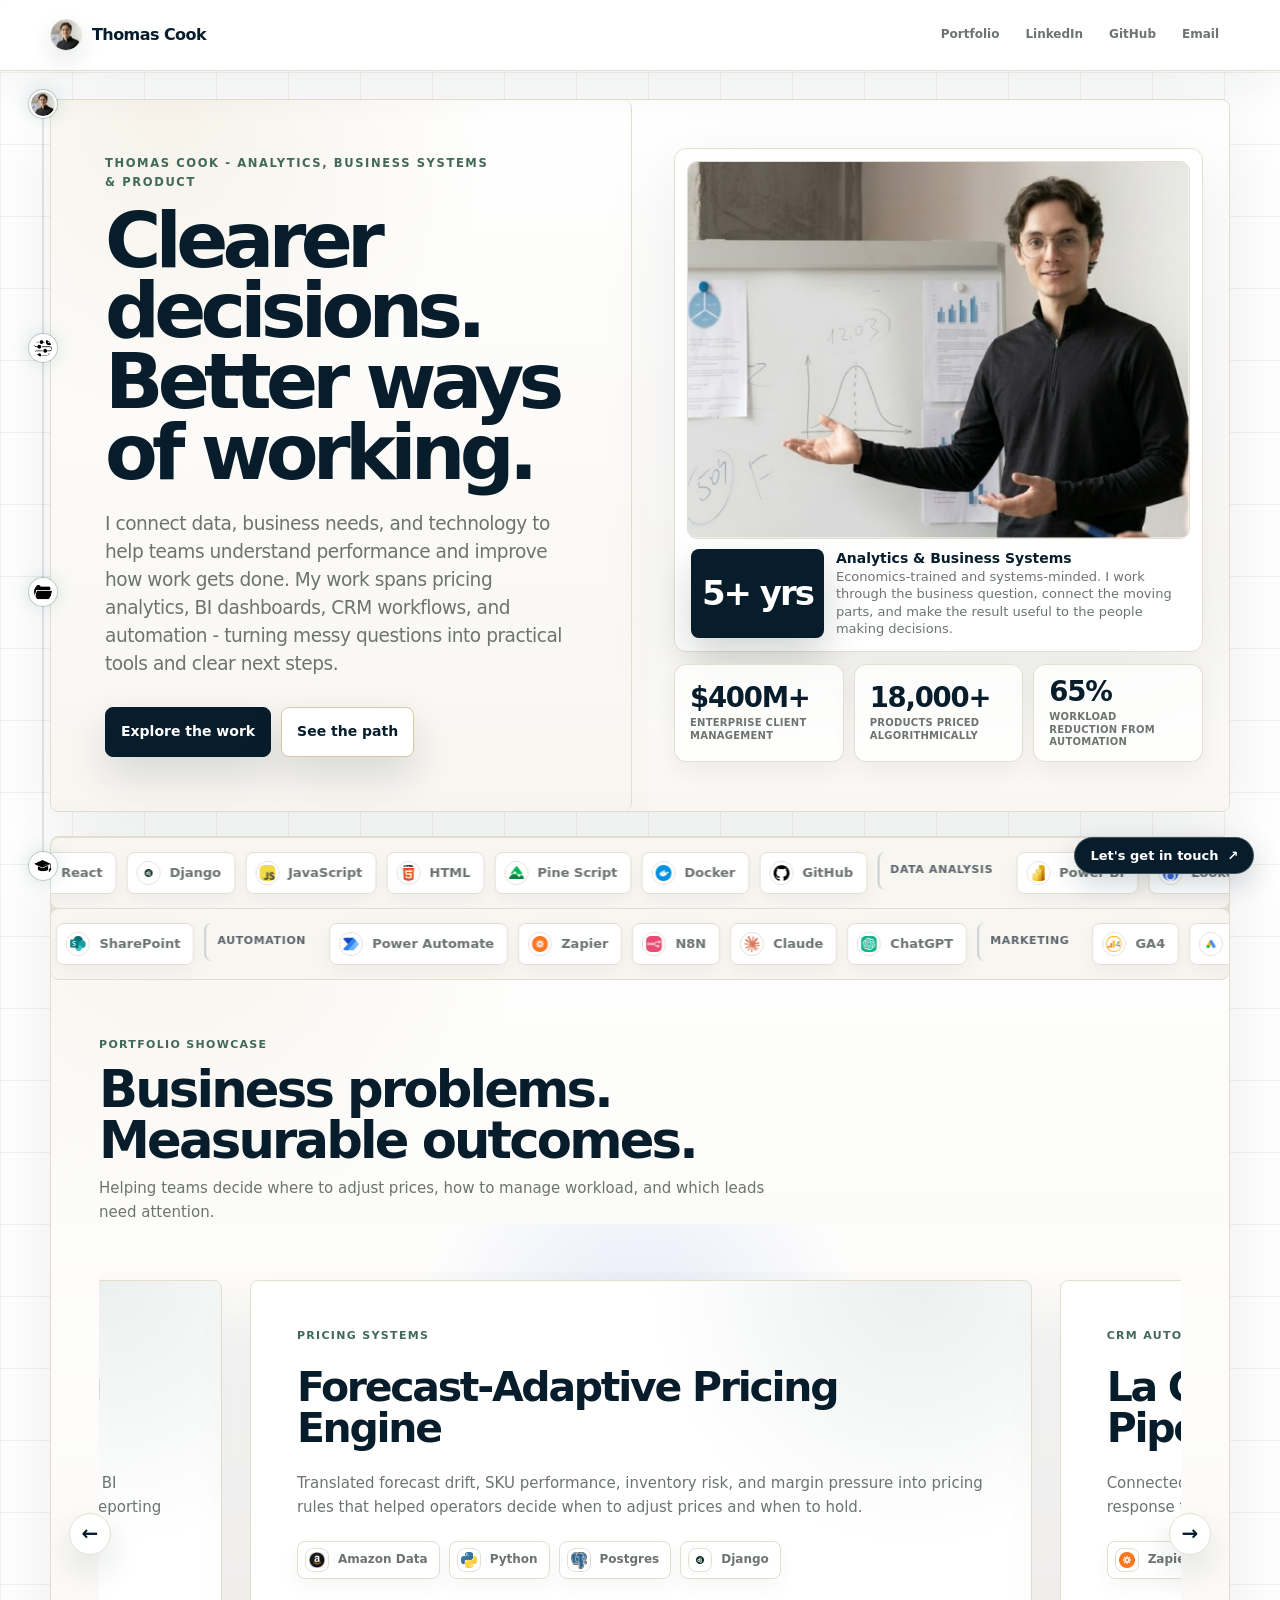
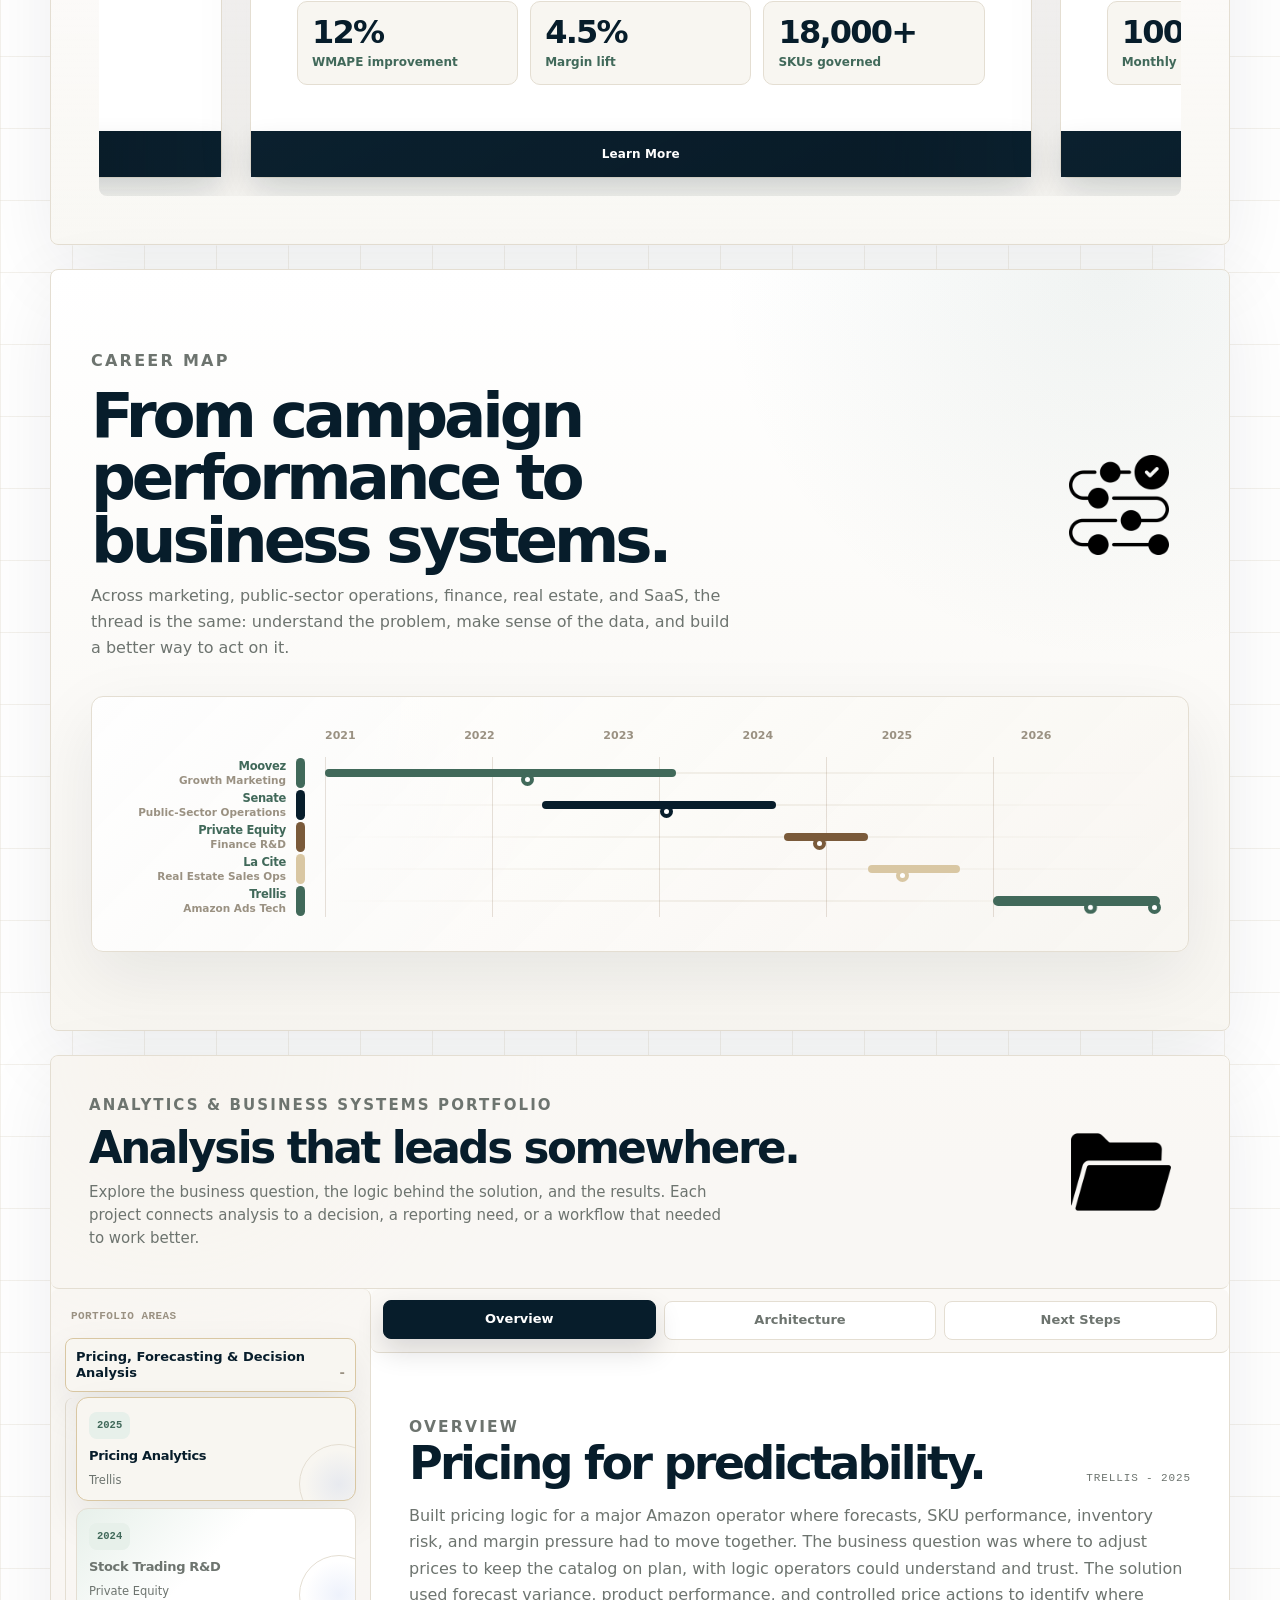
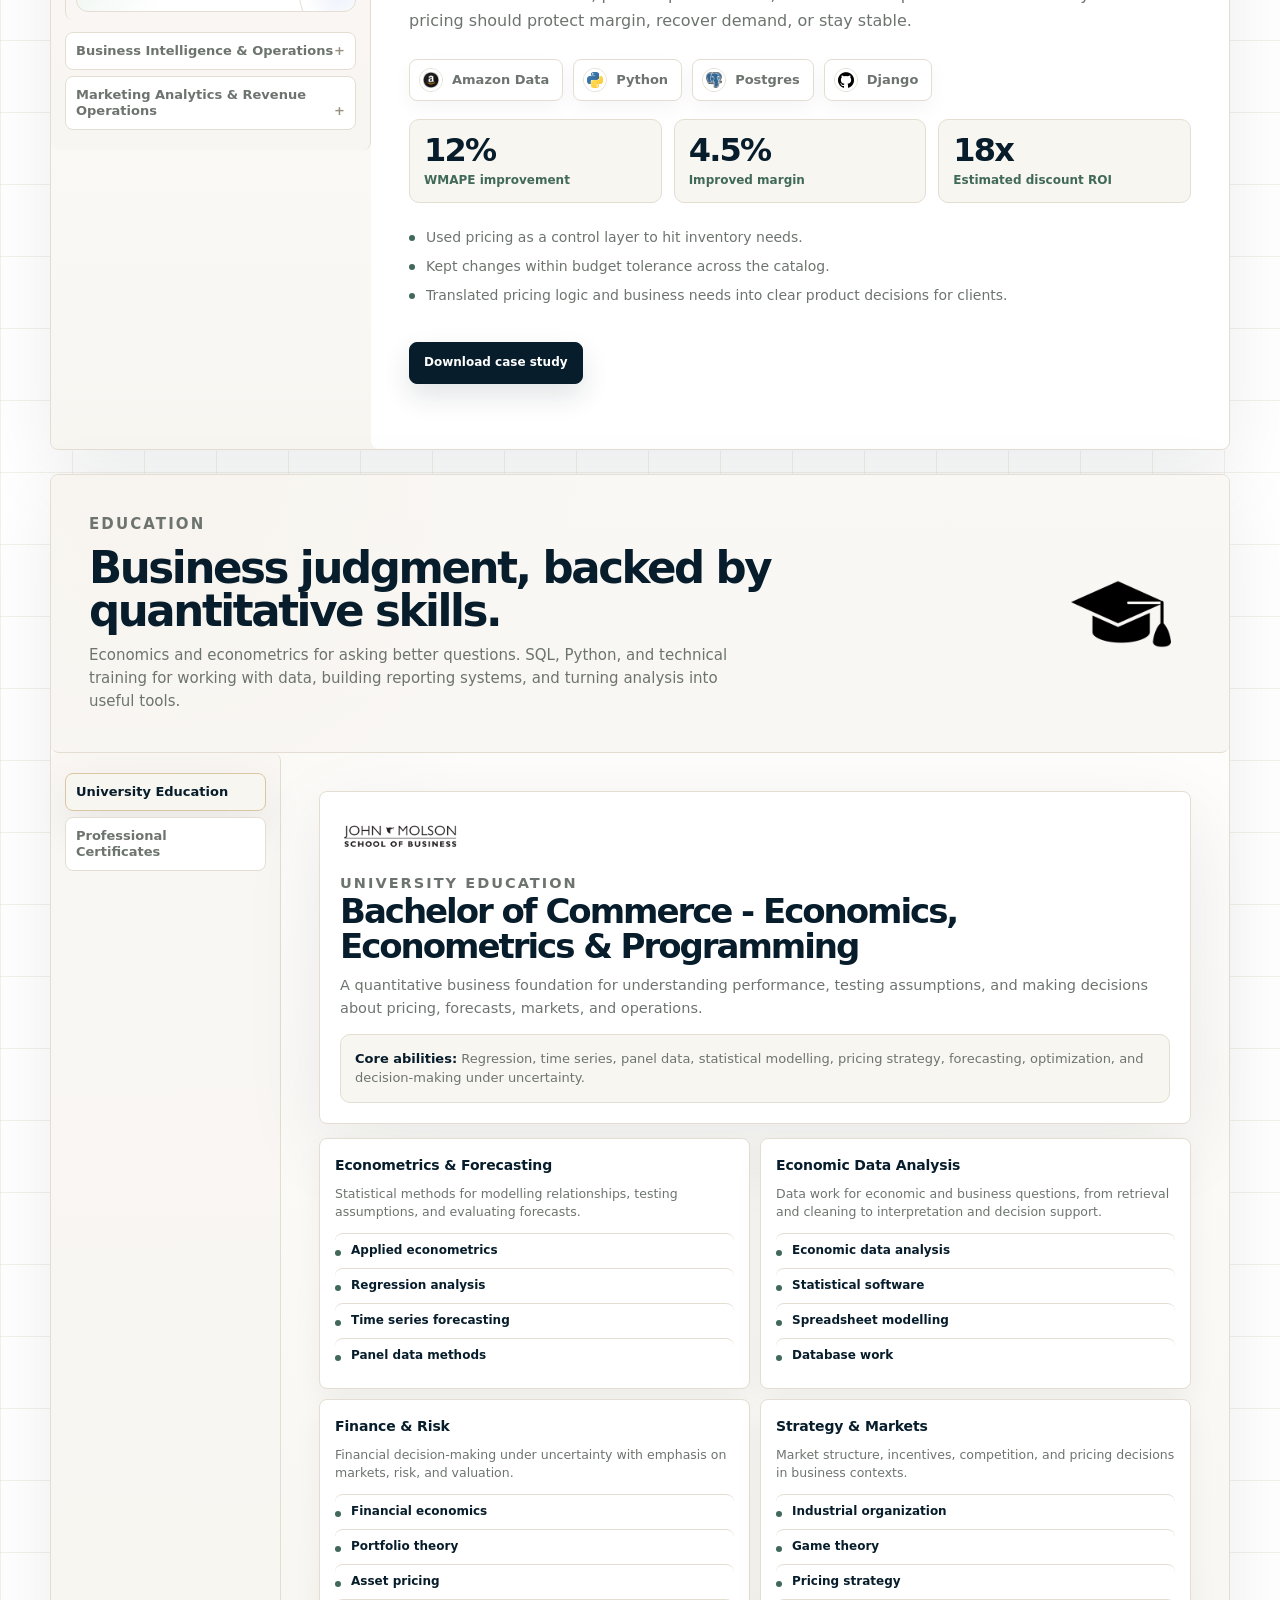
<file: index.html>
<!DOCTYPE html>
<html lang="en">
<head>
  <meta charset="UTF-8" />
  <meta http-equiv="refresh" content="0; URL=Site/portfolio_single_page_attio_style.html" />
  <title>Thomas Cook Portfolio</title>
</head>
<body>
  <p>If you are not redirected automatically, <a href="Site/portfolio_single_page_attio_style.html">click here</a>.</p>
</body>
</html>
</file>
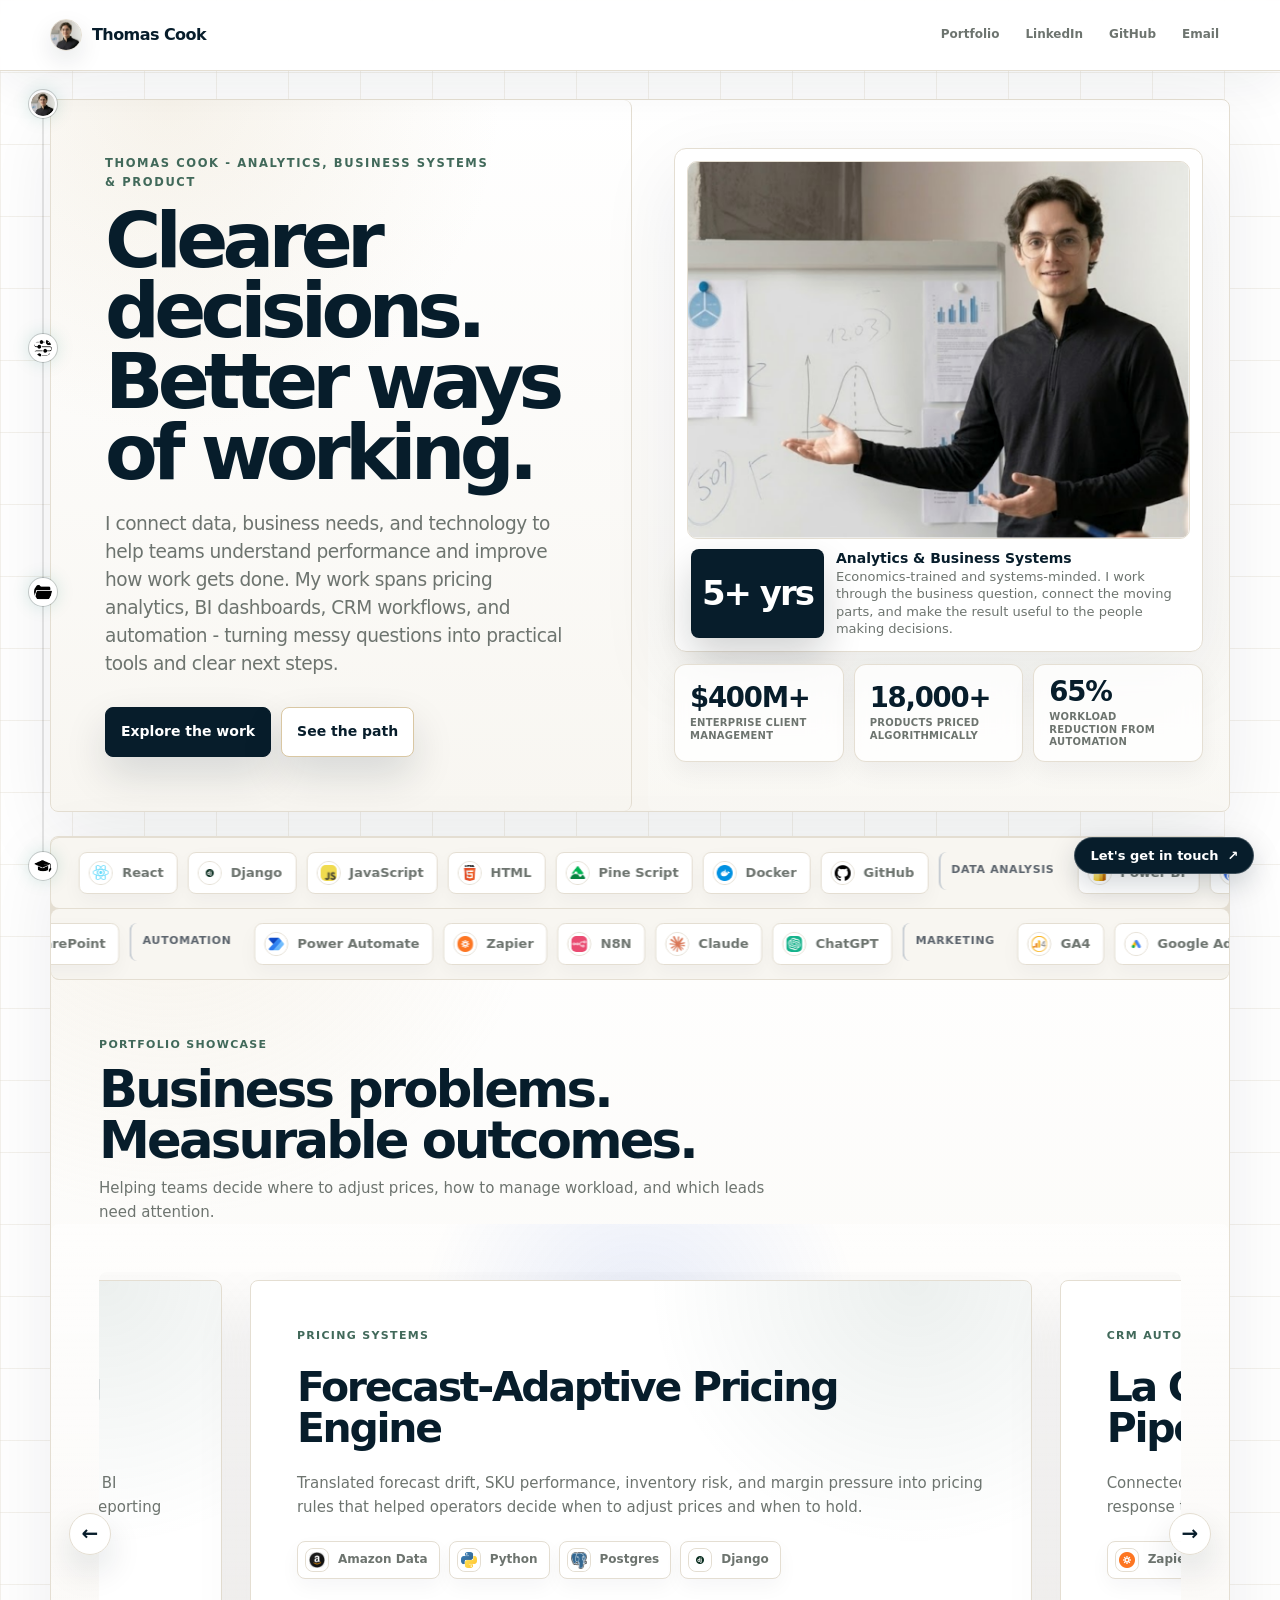
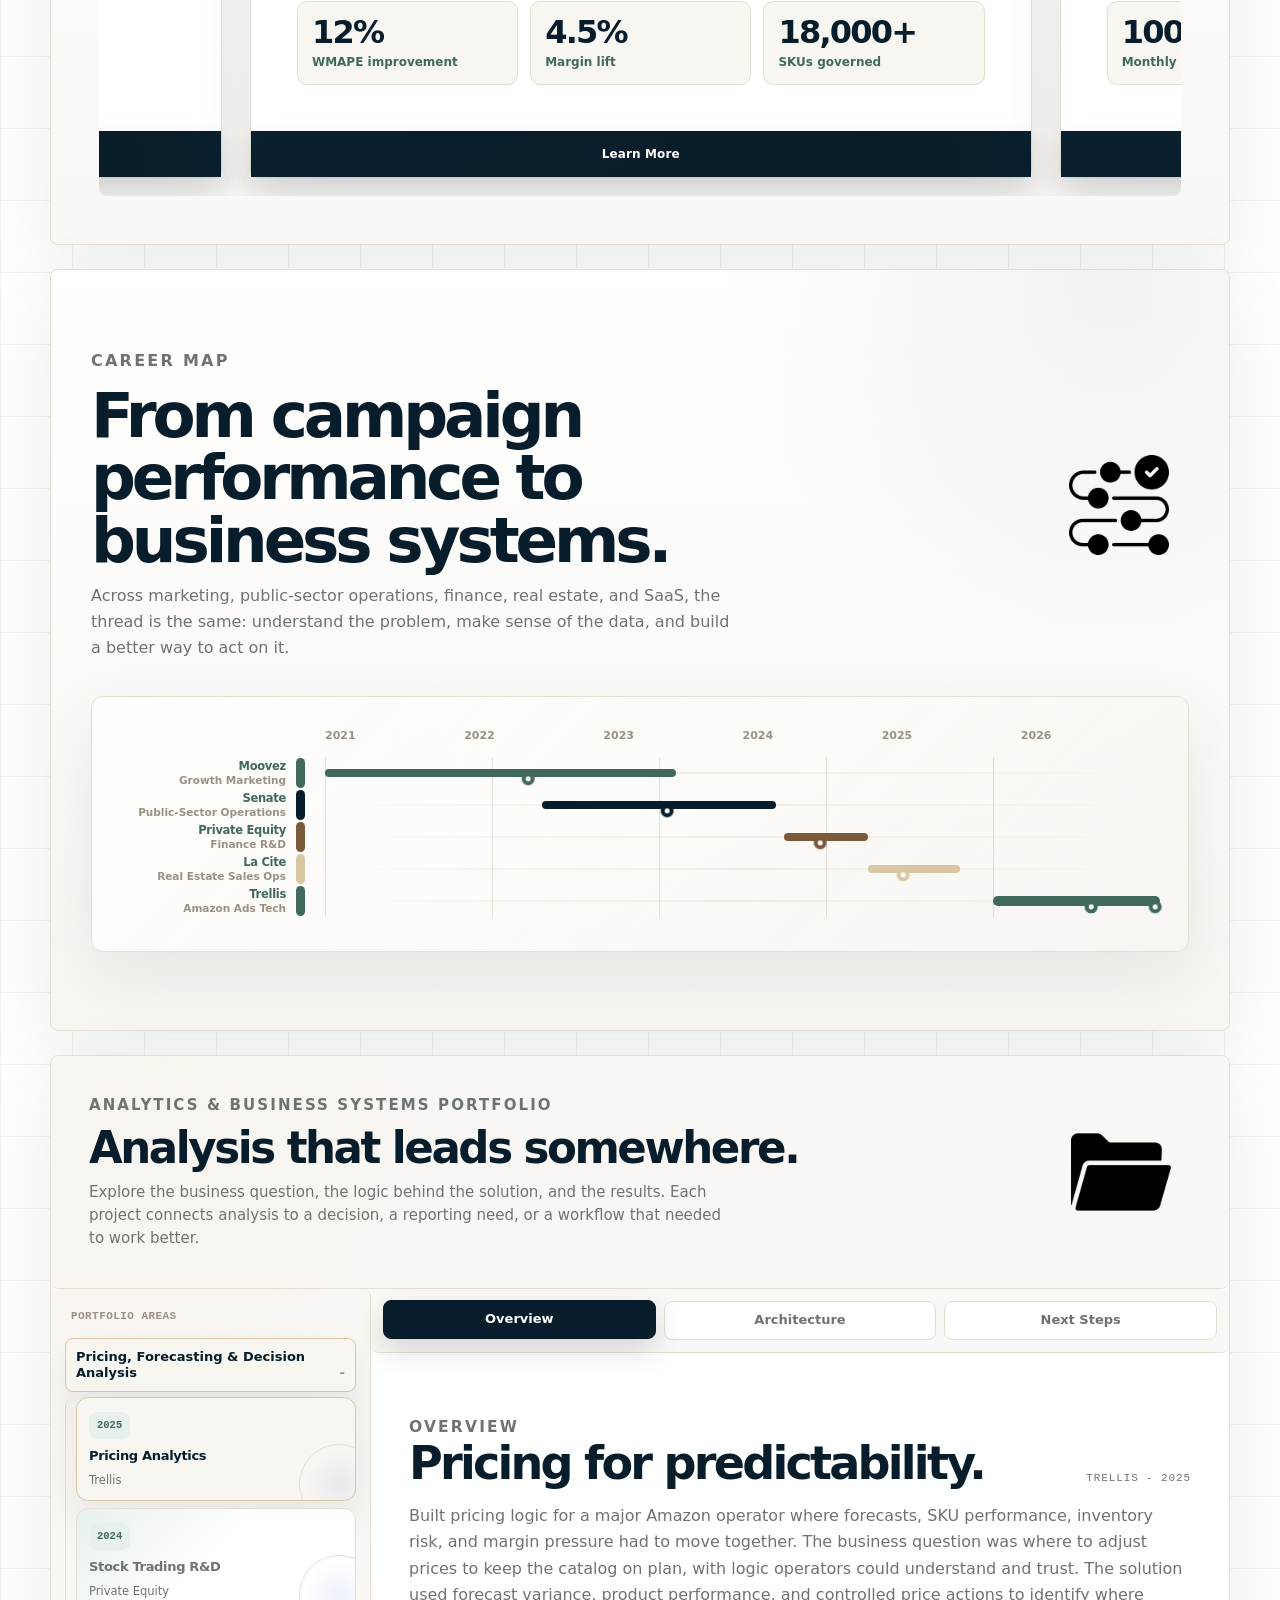
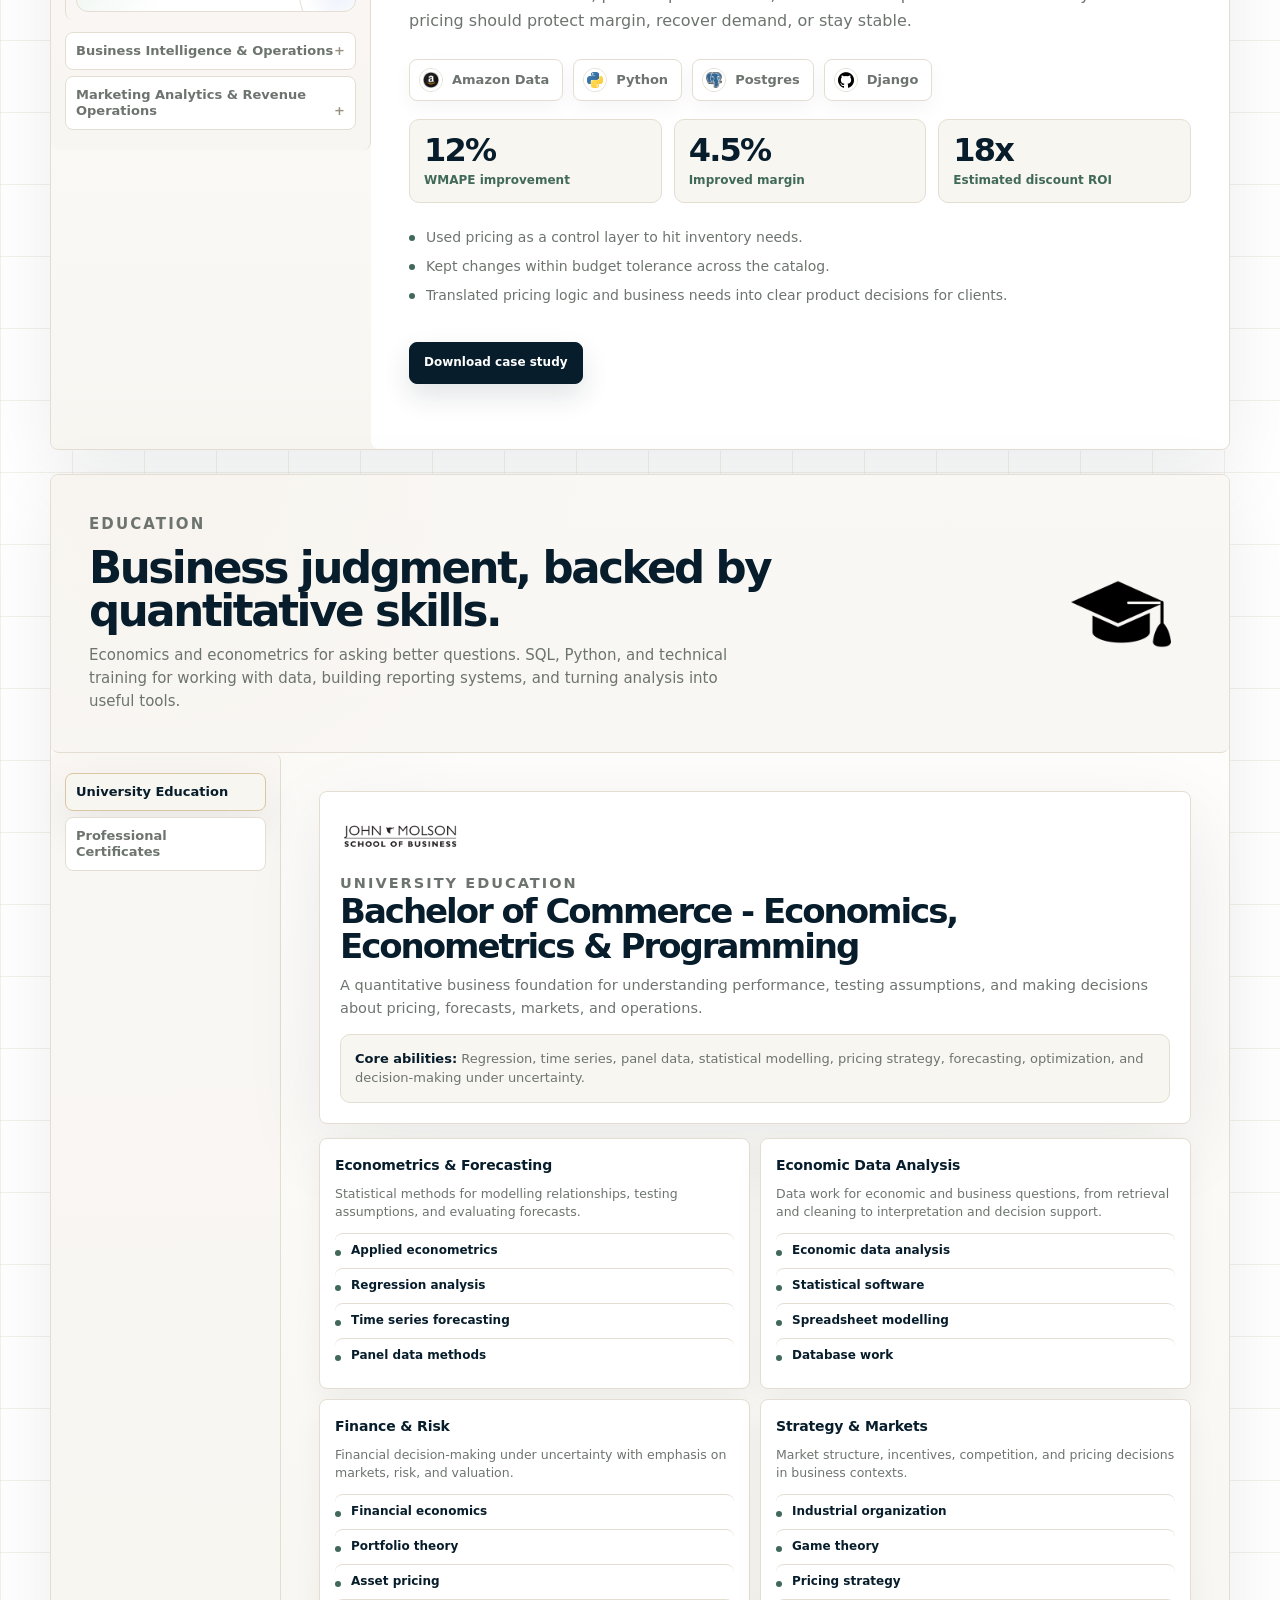
<file: Site/index.html>
<!DOCTYPE html>
<html lang="en">
<head>
  <meta charset="UTF-8" />
  <meta http-equiv="refresh" content="0; URL=portfolio_single_page_attio_style.html" />
  <title>Thomas Cook Portfolio</title>
</head>
<body>
  <p>If you are not redirected automatically, <a href="portfolio_single_page_attio_style.html">click here</a>.</p>
</body>
</html>
</file>
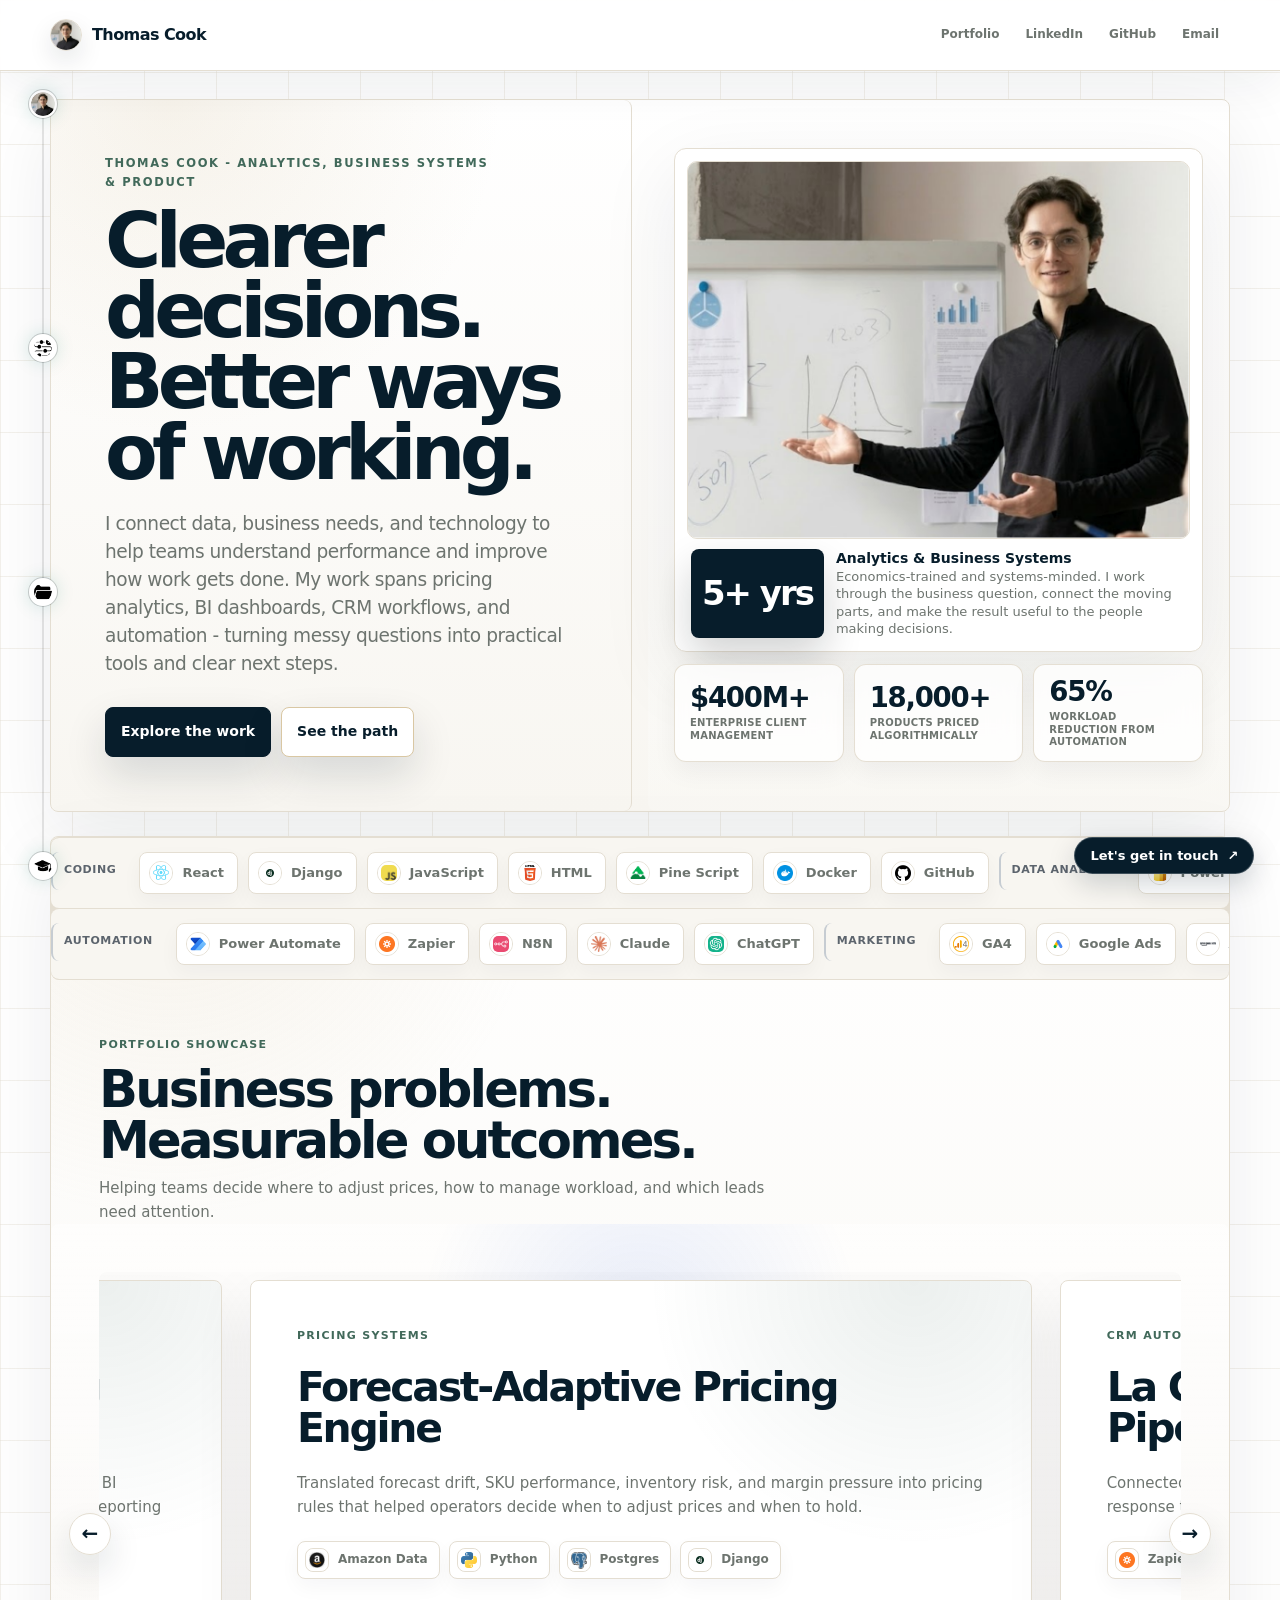
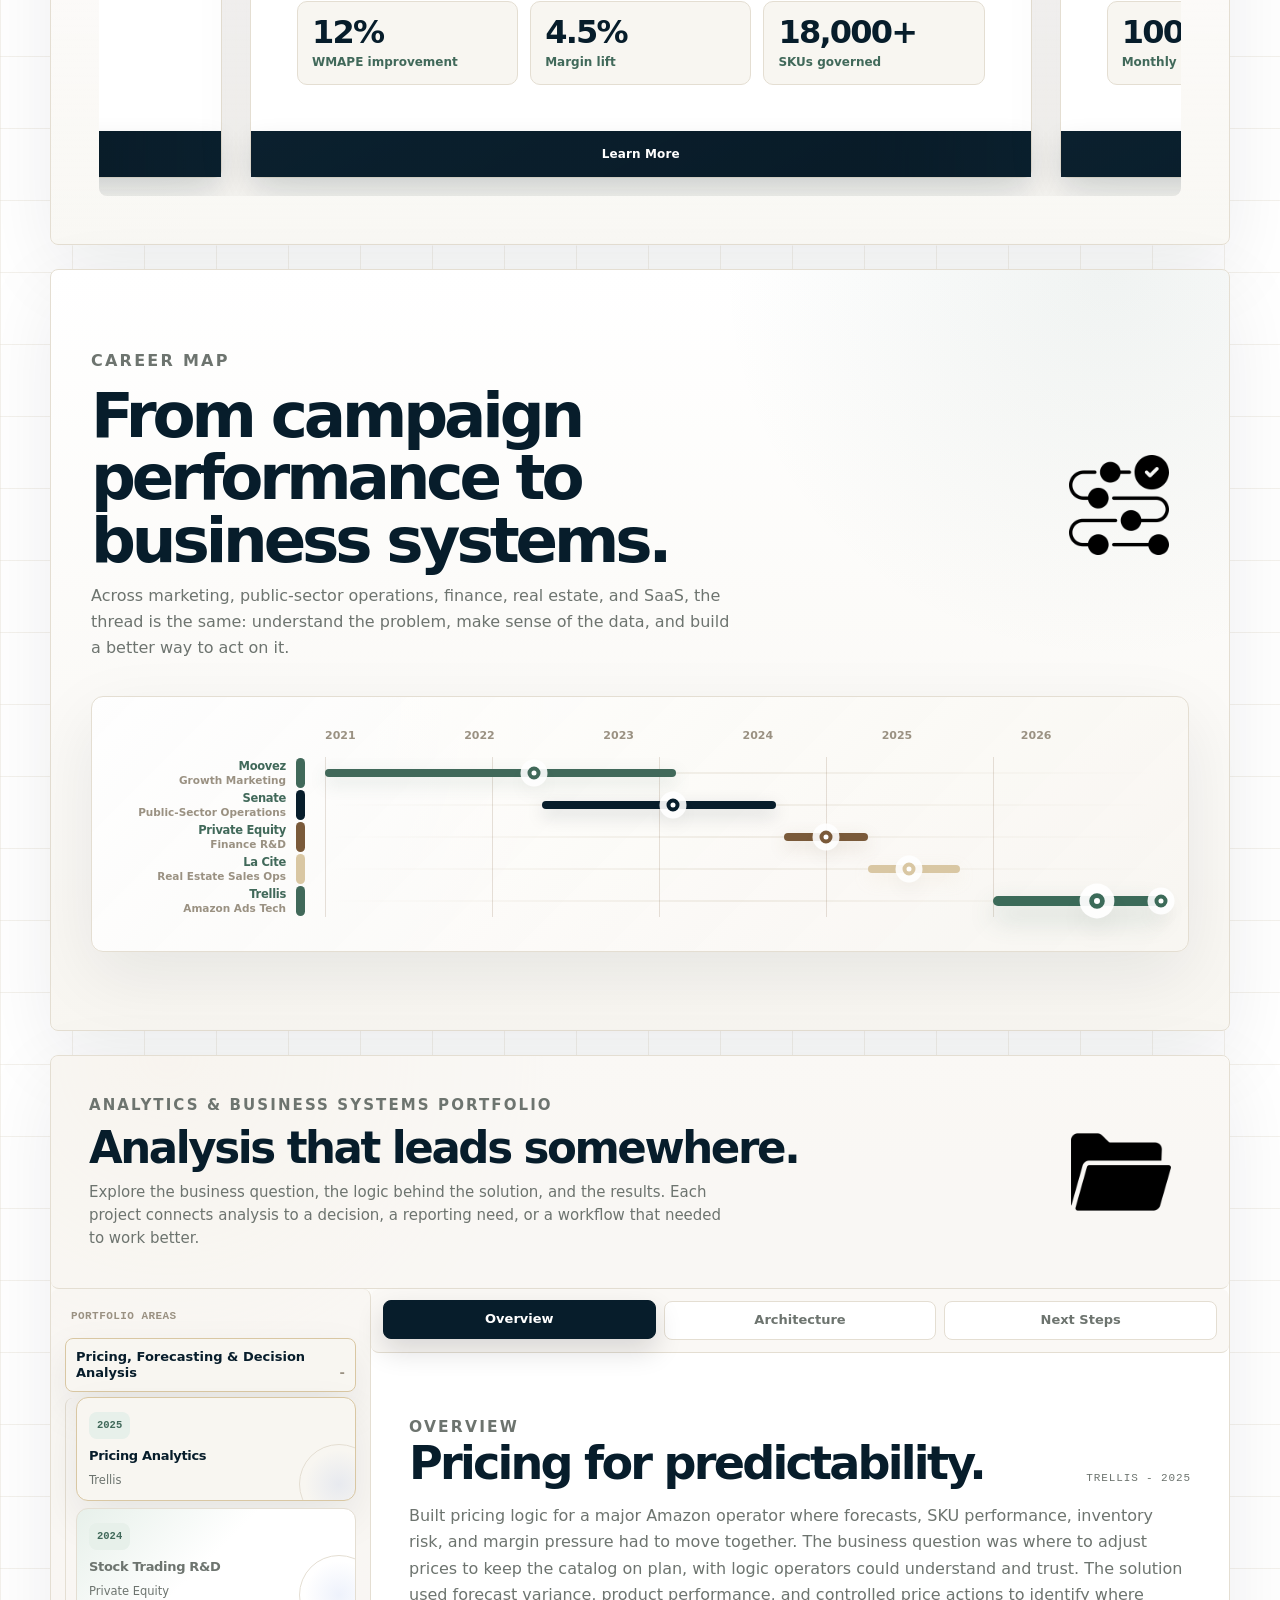
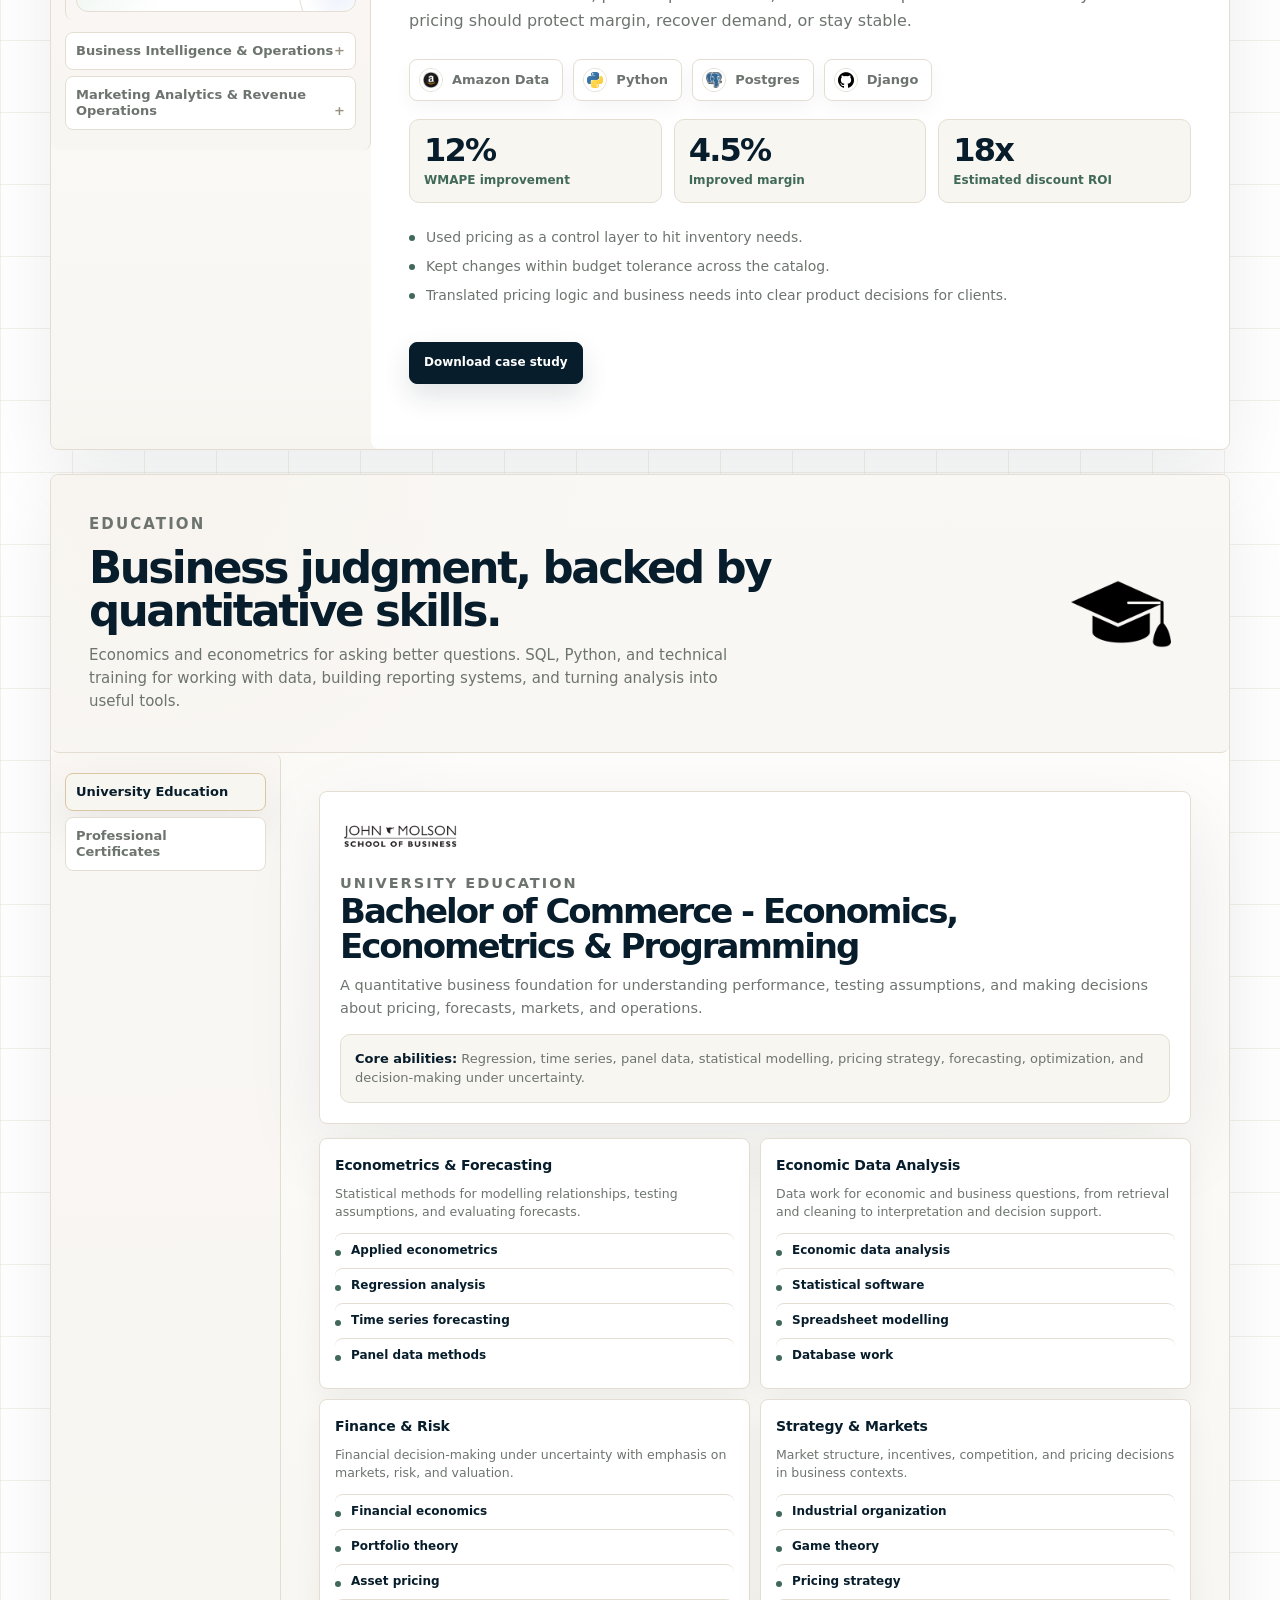
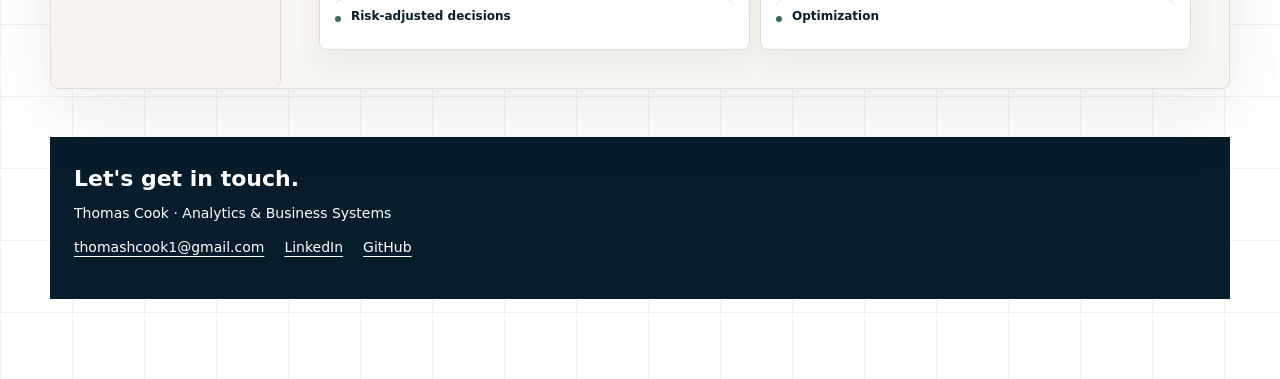
<file: Site/portfolio/index.html>
<!DOCTYPE html>
<html lang="en">
<head>
  <meta charset="UTF-8" />
  <meta name="viewport" content="width=device-width, initial-scale=1.0" />
  <title>Thomas Cook - Analytics, Business Systems & Product</title>
  <link rel="icon" type="image/png" href="../../iconsGeneral/favicon.png" />
  <link rel="stylesheet" href="../styles.css?v=20260915-6" />
</head>
<body>
  <header class="site-nav">
    <a href="#hero" class="brand" aria-label="Portfolio home">
      <span class="brand-mark" aria-hidden="true"><img src="../../professional photo (500 x 500 px) (1).png" alt="" /></span>
      <span>Thomas Cook</span>
    </a>
    <button class="nav-toggle" type="button" aria-label="Open navigation" aria-expanded="false" aria-controls="main-navigation">
      <svg width="22" height="22" viewBox="0 0 24 24" fill="none" stroke="currentColor" stroke-width="2" stroke-linecap="round" aria-hidden="true"><path d="M4 6h16M4 12h16M4 18h16" /></svg>
    </button>
    <nav class="nav-links" id="main-navigation" aria-label="Main navigation">
      <a href="#projects">Portfolio</a>
      <a href="https://linkedin.com/in/thomashcook1" target="_blank" rel="noreferrer">LinkedIn</a>
      <a href="https://github.com/Thocook" target="_blank" rel="noreferrer">GitHub</a>
      <a href="mailto:thomashcook1@gmail.com">Email</a>
    </nav>
  </header>

  <nav class="scroll-rail" aria-label="Page sections">
    <span class="rail-track"><span class="rail-progress" id="rail-progress"></span></span>
    <a class="rail-link" href="#hero" data-label="About"><img src="../../professional photo (500 x 500 px) (1).png" alt="" /></a>
    <a class="rail-link" href="#career-map" data-label="Timeline"><img src="../../iconsGeneral/Timeline%20icon.png" alt="" /></a>
    <a class="rail-link" href="#projects" data-label="Projects"><img src="../../iconsGeneral/folderProjects.png" alt="" /></a>
    <a class="rail-link" href="#education" data-label="Education"><img src="../../iconsGeneral/schoolIcon.png" alt="" /></a>
  </nav>

  <main>
    <section id="hero" class="hero">
      <div class="hero-copy">
        <div>
          <p class="eyebrow">Thomas Cook - Analytics, Business Systems & Product</p>
          <h1>Clearer decisions. Better ways of working.</h1>
          <p class="hero-blurb">
            I connect data, business needs, and technology to help teams understand performance and improve how work gets done. My work spans pricing analytics, BI dashboards, CRM workflows, and automation - turning messy questions into practical tools and clear next steps.
          </p>
          <div class="hero-actions">
            <a class="btn" href="#projects">Explore the work</a>
            <a class="btn secondary" href="#career-map">See the path</a>
          </div>
        </div>
      </div>

      <aside class="hero-profile" aria-label="Profile">
        <div class="photo-card">
          <div class="photo-frame">
            <img class="profile-photo" src="../../professional photo.png" alt="Thomas Cook professional portrait" />
          </div>
          <div class="photo-caption">
            <span class="experience-badge">5+ yrs</span>
            <div>
              <strong>Analytics & Business Systems</strong>
                <span>Economics-trained and systems-minded. I work through the business question, connect the moving parts, and make the result useful to the people making decisions.</span>
            </div>
          </div>
        </div>
        <div class="career-icons" aria-label="Career highlights">
          <div class="career-icon">
            <strong>$400M+</strong>
            <span>Enterprise client management</span>
          </div>
          <div class="career-icon">
            <strong>18,000+</strong>
            <span>Products priced algorithmically</span>
          </div>
          <div class="career-icon">
            <strong>65%</strong>
            <span>Workload reduction from automation</span>
          </div>
        </div>
      </aside>
    </section>

    <section class="section-shell" aria-label="Positioning">
      <div class="tool-marquee" aria-label="Tools and platforms">
        <div class="marquee-row">
          <div class="marquee-track">
            <span class="marquee-group-label">Coding</span>
            <span class="tool-chip"><span class="tool-icon"><img src="../../Tools/react.png" alt="" /></span>React</span>
            <span class="tool-chip"><span class="tool-icon"><img src="../../Tools/Django.png" alt="" /></span>Django</span>
            <span class="tool-chip"><span class="tool-icon"><img src="../../Tools/java%20script.png" alt="" /></span>JavaScript</span>
            <span class="tool-chip"><span class="tool-icon"><img src="../../Tools/Html.png" alt="" /></span>HTML</span>
            <span class="tool-chip"><span class="tool-icon"><img src="../../Tools/Pinescript.png" alt="" /></span>Pine Script</span>
            <span class="tool-chip"><span class="tool-icon"><img src="../../Tools/Docker.png" alt="" /></span>Docker</span>
            <span class="tool-chip"><span class="tool-icon"><img src="../../Tools/github.png" alt="" /></span>GitHub</span>
            <span class="marquee-group-label">Data Analysis</span>
            <span class="tool-chip"><span class="tool-icon"><img src="../../Tools/PowerBi.png" alt="" /></span>Power BI</span>
            <span class="tool-chip"><span class="tool-icon"><img src="../../Tools/Looker.png" alt="" /></span>Looker</span>
            <span class="tool-chip"><span class="tool-icon"><img src="../../Tools/excel.png" alt="" /></span>Excel</span>
            <span class="tool-chip"><span class="tool-icon"><img src="../../Tools/python.png" alt="" /></span>Python</span>
            <span class="tool-chip"><span class="tool-icon"><img src="../../Tools/Rlogo.png" alt="" /></span>R Studio</span>
            <span class="tool-chip"><span class="tool-icon"><img src="../../Tools/postgres.png" alt="" /></span>PostgreSQL</span>
            <span class="marquee-group-label">Coding</span>
            <span class="tool-chip"><span class="tool-icon"><img src="../../Tools/react.png" alt="" /></span>React</span>
            <span class="tool-chip"><span class="tool-icon"><img src="../../Tools/Django.png" alt="" /></span>Django</span>
            <span class="tool-chip"><span class="tool-icon"><img src="../../Tools/java%20script.png" alt="" /></span>JavaScript</span>
            <span class="tool-chip"><span class="tool-icon"><img src="../../Tools/Html.png" alt="" /></span>HTML</span>
            <span class="tool-chip"><span class="tool-icon"><img src="../../Tools/Pinescript.png" alt="" /></span>Pine Script</span>
            <span class="tool-chip"><span class="tool-icon"><img src="../../Tools/Docker.png" alt="" /></span>Docker</span>
            <span class="tool-chip"><span class="tool-icon"><img src="../../Tools/github.png" alt="" /></span>GitHub</span>
            <span class="marquee-group-label">Data Analysis</span>
            <span class="tool-chip"><span class="tool-icon"><img src="../../Tools/PowerBi.png" alt="" /></span>Power BI</span>
            <span class="tool-chip"><span class="tool-icon"><img src="../../Tools/Looker.png" alt="" /></span>Looker</span>
            <span class="tool-chip"><span class="tool-icon"><img src="../../Tools/excel.png" alt="" /></span>Excel</span>
            <span class="tool-chip"><span class="tool-icon"><img src="../../Tools/python.png" alt="" /></span>Python</span>
            <span class="tool-chip"><span class="tool-icon"><img src="../../Tools/Rlogo.png" alt="" /></span>R Studio</span>
            <span class="tool-chip"><span class="tool-icon"><img src="../../Tools/postgres.png" alt="" /></span>PostgreSQL</span>
          </div>
        </div>
        <div class="marquee-row reverse">
          <div class="marquee-track">
            <span class="marquee-group-label">Automation</span>
            <span class="tool-chip"><span class="tool-icon"><img src="../../Tools/PowerAutomate.png" alt="" /></span>Power Automate</span>
            <span class="tool-chip"><span class="tool-icon"><img src="../../Tools/zapier.png" alt="" /></span>Zapier</span>
            <span class="tool-chip"><span class="tool-icon"><img src="../../Tools/n8n.png" alt="" /></span>N8N</span>
            <span class="tool-chip"><span class="tool-icon"><img src="../../Tools/Claude.png" alt="" /></span>Claude</span>
            <span class="tool-chip"><span class="tool-icon"><img src="../../Tools/ChatGpt.png" alt="" /></span>ChatGPT</span>
            <span class="marquee-group-label">Marketing</span>
            <span class="tool-chip"><span class="tool-icon"><img src="../../Tools/Ga4.png" alt="" /></span>GA4</span>
            <span class="tool-chip"><span class="tool-icon"><img src="../../Tools/adwords.png" alt="" /></span>Google Ads</span>
            <span class="tool-chip"><span class="tool-icon"><img src="../../Tools/AmazonAds.png" alt="" /></span>Amazon Ads</span>
            <span class="tool-chip"><span class="tool-icon"><img src="../../Tools/LinkedIn_icon.svg.png" alt="" /></span>LinkedIn Ads</span>
            <span class="tool-chip"><span class="tool-icon"><img src="../../Tools/hubspot.png" alt="" /></span>HubSpot</span>
            <span class="tool-chip"><span class="tool-icon"><img src="../../Tools/pipedrive.png" alt="" /></span>Pipedrive</span>
            <span class="marquee-group-label">Websites</span>
            <span class="tool-chip"><span class="tool-icon"><img src="../../Tools/wordpress.png" alt="" /></span>WordPress</span>
            <span class="tool-chip"><span class="tool-icon"><img src="../../Tools/webflow.svg" alt="" /></span>Webflow</span>
            <span class="tool-chip"><span class="tool-icon"><img src="../../Tools/sharepoint.png" alt="" /></span>SharePoint</span>
            <span class="marquee-group-label">Automation</span>
            <span class="tool-chip"><span class="tool-icon"><img src="../../Tools/PowerAutomate.png" alt="" /></span>Power Automate</span>
            <span class="tool-chip"><span class="tool-icon"><img src="../../Tools/zapier.png" alt="" /></span>Zapier</span>
            <span class="tool-chip"><span class="tool-icon"><img src="../../Tools/n8n.png" alt="" /></span>N8N</span>
            <span class="tool-chip"><span class="tool-icon"><img src="../../Tools/Claude.png" alt="" /></span>Claude</span>
            <span class="tool-chip"><span class="tool-icon"><img src="../../Tools/ChatGpt.png" alt="" /></span>ChatGPT</span>
            <span class="marquee-group-label">Marketing</span>
            <span class="tool-chip"><span class="tool-icon"><img src="../../Tools/Ga4.png" alt="" /></span>GA4</span>
            <span class="tool-chip"><span class="tool-icon"><img src="../../Tools/adwords.png" alt="" /></span>Google Ads</span>
            <span class="tool-chip"><span class="tool-icon"><img src="../../Tools/AmazonAds.png" alt="" /></span>Amazon Ads</span>
            <span class="tool-chip"><span class="tool-icon"><img src="../../Tools/LinkedIn_icon.svg.png" alt="" /></span>LinkedIn Ads</span>
            <span class="tool-chip"><span class="tool-icon"><img src="../../Tools/hubspot.png" alt="" /></span>HubSpot</span>
            <span class="tool-chip"><span class="tool-icon"><img src="../../Tools/pipedrive.png" alt="" /></span>Pipedrive</span>
            <span class="marquee-group-label">Websites</span>
            <span class="tool-chip"><span class="tool-icon"><img src="../../Tools/wordpress.png" alt="" /></span>WordPress</span>
            <span class="tool-chip"><span class="tool-icon"><img src="../../Tools/webflow.svg" alt="" /></span>Webflow</span>
            <span class="tool-chip"><span class="tool-icon"><img src="../../Tools/sharepoint.png" alt="" /></span>SharePoint</span>
          </div>
        </div>
      </div>

      <div class="project-overview-heading">
        <p class="overview-card-kicker">Portfolio showcase</p>
        <h2>Business problems. Measurable outcomes.</h2>
        <p>Helping teams decide where to adjust prices, how to manage workload, and which leads need attention.</p>
      </div>

      <div class="project-snapshot project-overview-cards" aria-label="Best project overview">
        <button class="overview-carousel-button prev" type="button" aria-label="Previous project">&larr;</button>
        <button class="overview-carousel-button next" type="button" aria-label="Next project">&rarr;</button>
        <div class="project-overview-track">
          <article class="overview-project-card" data-overview-project="senate-eims">
            <p class="overview-card-kicker">Internal Tools</p>
            <h3>Senate Operations Reporting System</h3>
            <p class="overview-card-description">Connected scattered operational records into Microsoft 365 workflows and Power BI dashboards, giving managers a clearer view of workload while reducing manual reporting and email traffic.</p>
            <div class="overview-card-tools">
              <span class="tool-chip"><span class="tool-icon"><img src="../../Tools/PowerBi.png" alt="" /></span>Power BI</span>
              <span class="tool-chip"><span class="tool-icon"><img src="../../Tools/PowerAutomate.png" alt="" /></span>Power Automate</span>
              <span class="tool-chip"><span class="tool-icon"><img src="../../Tools/sharepoint.png" alt="" /></span>SharePoint</span>
              <span class="tool-chip"><span class="tool-icon"><img src="../../Tools/planner.png" alt="" /></span>Planner</span>
            </div>
            <div class="overview-card-metrics">
              <div class="overview-card-metric">
                <strong>65%</strong>
                <span>Email volume reduction</span>
              </div>
              <div class="overview-card-metric">
                <strong>6,800</strong>
                <span>Quarterly emails reduced</span>
              </div>
            </div>
            <a class="overview-section-link" href="#projects" data-project-link="senate-eims">Learn More</a>
          </article>

          <article class="overview-project-card focus-card" data-overview-project="trellis-fape">
            <p class="overview-card-kicker">Pricing Systems</p>
            <h3>Forecast-Adaptive Pricing Engine</h3>
            <p class="overview-card-description">Translated forecast drift, SKU performance, inventory risk, and margin pressure into pricing rules that helped operators decide when to adjust prices and when to hold.</p>
            <div class="overview-card-tools">
              <span class="tool-chip"><span class="tool-icon"><img src="../../Tools/Amazon.png" alt="" /></span>Amazon Data</span>
              <span class="tool-chip"><span class="tool-icon"><img src="../../Tools/python.png" alt="" /></span>Python</span>
              <span class="tool-chip"><span class="tool-icon"><img src="../../Tools/postgres.png" alt="" /></span>Postgres</span>
              <span class="tool-chip"><span class="tool-icon"><img src="../../Tools/Django.png" alt="" /></span>Django</span>
            </div>
            <div class="overview-card-metrics">
              <div class="overview-card-metric">
                <strong>12%</strong>
                <span>WMAPE improvement</span>
              </div>
              <div class="overview-card-metric">
                <strong>4.5%</strong>
                <span>Margin lift</span>
              </div>
              <div class="overview-card-metric">
                <strong>18,000+</strong>
                <span>SKUs governed</span>
              </div>
            </div>
            <a class="overview-section-link" href="#projects" data-project-link="trellis-fape">Learn More</a>
          </article>

          <article class="overview-project-card" data-overview-project="la-cite">
            <p class="overview-card-kicker">CRM Automation</p>
            <h3>La Cite Sales Operations Pipeline</h3>
            <p class="overview-card-description">Connected leasing inquiries to one CRM and follow-up workflow, making lead ownership, response times, and source performance easier to track.</p>
            <div class="overview-card-tools">
              <span class="tool-chip"><span class="tool-icon"><img src="../../Tools/zapier.png" alt="" /></span>Zapier</span>
              <span class="tool-chip"><span class="tool-icon"><img src="../../Tools/pipedrive.png" alt="" /></span>Pipedrive</span>
              <span class="tool-chip"><span class="tool-icon"><img src="../../Tools/free-tableau-icon-svg-download-png-4489897.png" alt="" /></span>Tableau</span>
              <span class="tool-chip"><span class="tool-icon"><img src="../../Tools/Ga4.png" alt="" /></span>Google Analytics</span>
            </div>
            <div class="overview-card-metrics single">
              <div class="overview-card-metric">
                <strong>100+ to 0</strong>
                <span>Monthly unanswered leads</span>
              </div>
            </div>
            <a class="overview-section-link" href="#projects" data-project-link="la-cite">Learn More</a>
          </article>
        </div>
      </div>
    </section>

    <section id="career-map" class="career-map section-shell">
      <div class="career-map__header">
        <div class="section-header-copy">
          <p class="career-map__eyebrow">Career map</p>
          <h2>From campaign performance to business systems.</h2>
          <p>
            Across marketing, public-sector operations, finance, real estate, and SaaS, the thread is the same:
            understand the problem, make sense of the data, and build a better way to act on it.
          </p>
        </div>
        <span class="section-icon" aria-hidden="true"><img src="../../iconsGeneral/Timeline%20icon.png" alt="" /></span>
      </div>

      <div class="career-map__card">
        <div class="career-chart">
          <div class="career-chart__years">
            <span>2021</span>
            <span>2022</span>
            <span>2023</span>
            <span>2024</span>
            <span>2025</span>
            <span>2026</span>
          </div>

          <div class="career-chart__body">
            <div class="career-row">
              <div class="career-label marketing">
                <span class="legend-dot"></span>
                <div>
                  <strong>Moovez</strong>
                  <small>Growth Marketing</small>
                </div>
              </div>
              <div class="career-track">
                <div class="career-bar career-bar--marketing" data-job-id="moovez">
                  <span class="career-node" data-project-id="moovez-growth"></span>
                </div>
              </div>
            </div>

            <div class="career-row">
              <div class="career-label automation">
                <span class="legend-dot"></span>
                <div>
                  <strong>Senate</strong>
                  <small>Public-Sector Operations</small>
                </div>
              </div>
              <div class="career-track">
                <div class="career-bar career-bar--automation" data-job-id="senate">
                  <span class="career-node" data-project-id="senate-eims"></span>
                </div>
              </div>
            </div>

            <div class="career-row">
              <div class="career-label algorithms">
                <span class="legend-dot"></span>
                <div>
                  <strong>Private Equity</strong>
                  <small>Finance R&amp;D</small>
                </div>
              </div>
              <div class="career-track">
                <div class="career-bar career-bar--algorithms" data-job-id="baywood">
                  <span class="career-node" data-project-id="quant-trading"></span>
                </div>
              </div>
            </div>

            <div class="career-row">
              <div class="career-label salesops">
                <span class="legend-dot"></span>
                <div>
                  <strong>La Cite</strong>
                  <small>Real Estate Sales Ops</small>
                </div>
              </div>
              <div class="career-track">
                <div class="career-bar career-bar--salesops" data-job-id="la-cite">
                  <span class="career-node" data-project-id="la-cite"></span>
                </div>
              </div>
            </div>

            <div class="career-row">
              <div class="career-label product">
                <span class="legend-dot"></span>
                <div>
                  <strong>Trellis</strong>
                  <small>Amazon Ads Tech</small>
                </div>
              </div>
              <div class="career-track">
                <div class="career-bar career-bar--product" data-job-id="trellis">
                  <span class="career-node" data-project-id="trellis-fape"></span>
                  <span class="career-node" data-project-id="trellis-revops"></span>
                </div>
              </div>
            </div>
          </div>
        </div>
      </div>
    </section>

    <section id="projects" class="section-shell">
      <header class="section-header">
        <div class="section-header-copy">
          <p class="eyebrow">Analytics & business systems portfolio</p>
          <h2>Analysis that leads somewhere.</h2>
          <p>
            Explore the business question, the logic behind the solution, and the results. Each project connects analysis to a decision, a reporting need, or a workflow that needed to work better.
          </p>
        </div>
        <span class="section-icon" aria-hidden="true"><img src="../../iconsGeneral/folderProjects.png" alt="" /></span>
      </header>

      <div class="projects-grid">
        <aside class="filter-panel" id="theme-filters">
          <h3>Portfolio areas</h3>
        </aside>

        <article class="showcase">
          <nav class="showcase-tabs" id="showcase-tabs" aria-label="Project detail tabs"></nav>
          <div class="showcase-content">
            <div id="showcase-content"></div>
          </div>
        </article>
      </div>
    </section>

    <section id="education" class="section-shell">
      <header class="section-header">
        <div class="section-header-copy">
          <p class="eyebrow">Education</p>
          <h2>Business judgment, backed by quantitative skills.</h2>
          <p>
            Economics and econometrics for asking better questions. SQL, Python, and technical training for working with data, building reporting systems, and turning analysis into useful tools.
          </p>
        </div>
        <span class="section-icon" aria-hidden="true"><img src="../../iconsGeneral/schoolIcon.png" alt="" /></span>
      </header>

      <div class="education-layout">
        <aside class="education-tabs">
          <button class="filter-button active" data-education-tab="university">University Education</button>
          <button class="filter-button" data-education-tab="certifications">Professional Certificates</button>
        </aside>
        <div class="education-panel">
          <div class="education-top">
            <div class="education-block">
              <div class="cert-logo-strip" id="education-logo"></div>
              <p class="showcase-kicker" id="education-kicker"></p>
              <h3 id="education-title"></h3>
              <p id="education-summary"></p>
            </div>
            <div class="education-block">
              <h3>Core abilities</h3>
              <p id="education-abilities"></p>
            </div>
          </div>
          <div class="course-grid" id="education-grid"></div>
        </div>
      </div>
    </section>

    <footer class="contact-footer" aria-label="Contact">
      <h2>Let's get in touch.</h2>
      <p>Thomas Cook &middot; Analytics &amp; Business Systems</p>
      <div class="contact-footer-links">
        <a href="mailto:thomashcook1@gmail.com">thomashcook1@gmail.com</a>
        <a href="https://linkedin.com/in/thomashcook1" target="_blank" rel="noreferrer">LinkedIn</a>
        <a href="https://github.com/Thocook" target="_blank" rel="noreferrer">GitHub</a>
      </div>
    </footer>
  </main>

  <a class="sticky-contact-cta" href="mailto:thomashcook1@gmail.com" aria-label="Email Thomas Cook">
    <span>Let's get in touch</span>
    <span aria-hidden="true">↗</span>
  </a>

  <div class="tooltip" id="tooltip"></div>
  <script src="../portfolio-data.js?v=20260912" defer></script>
  <script src="../portfolio-app.js?v=20260915-4" defer></script>
</body>
</html>
</file>
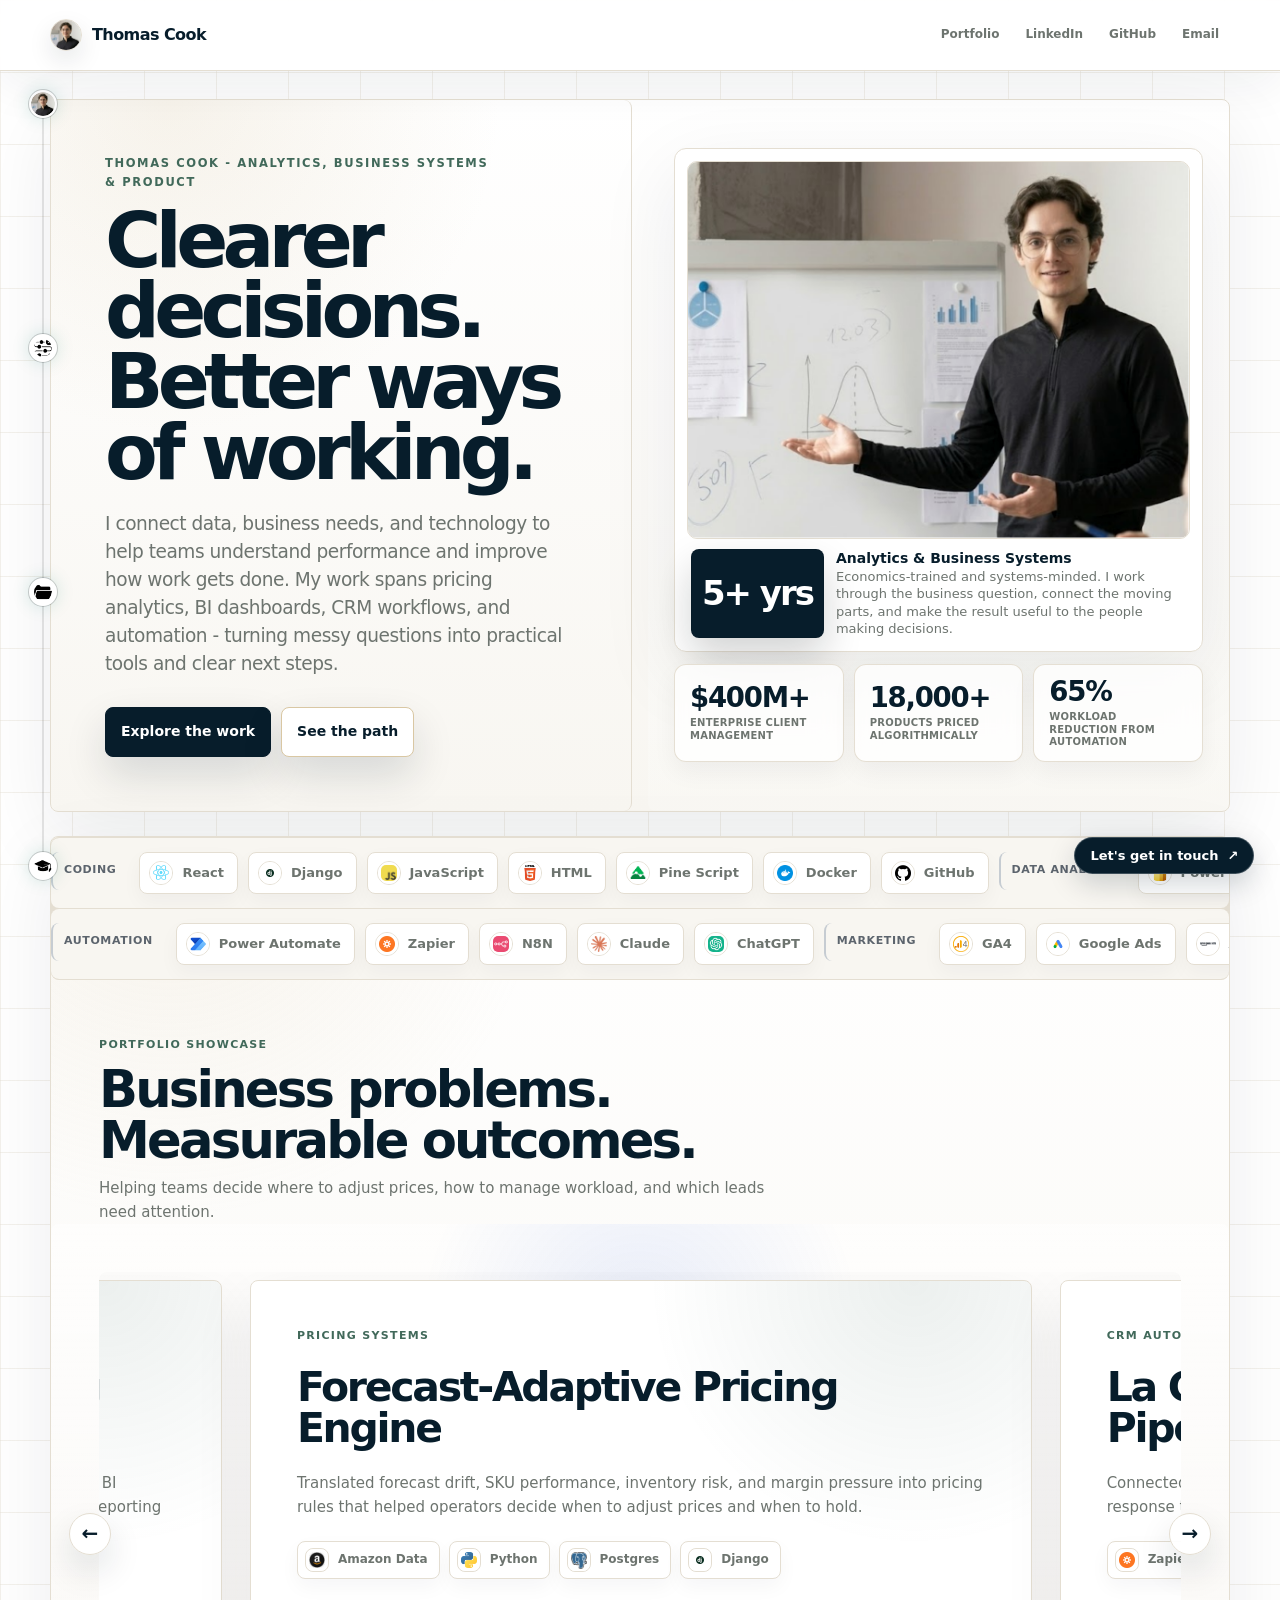
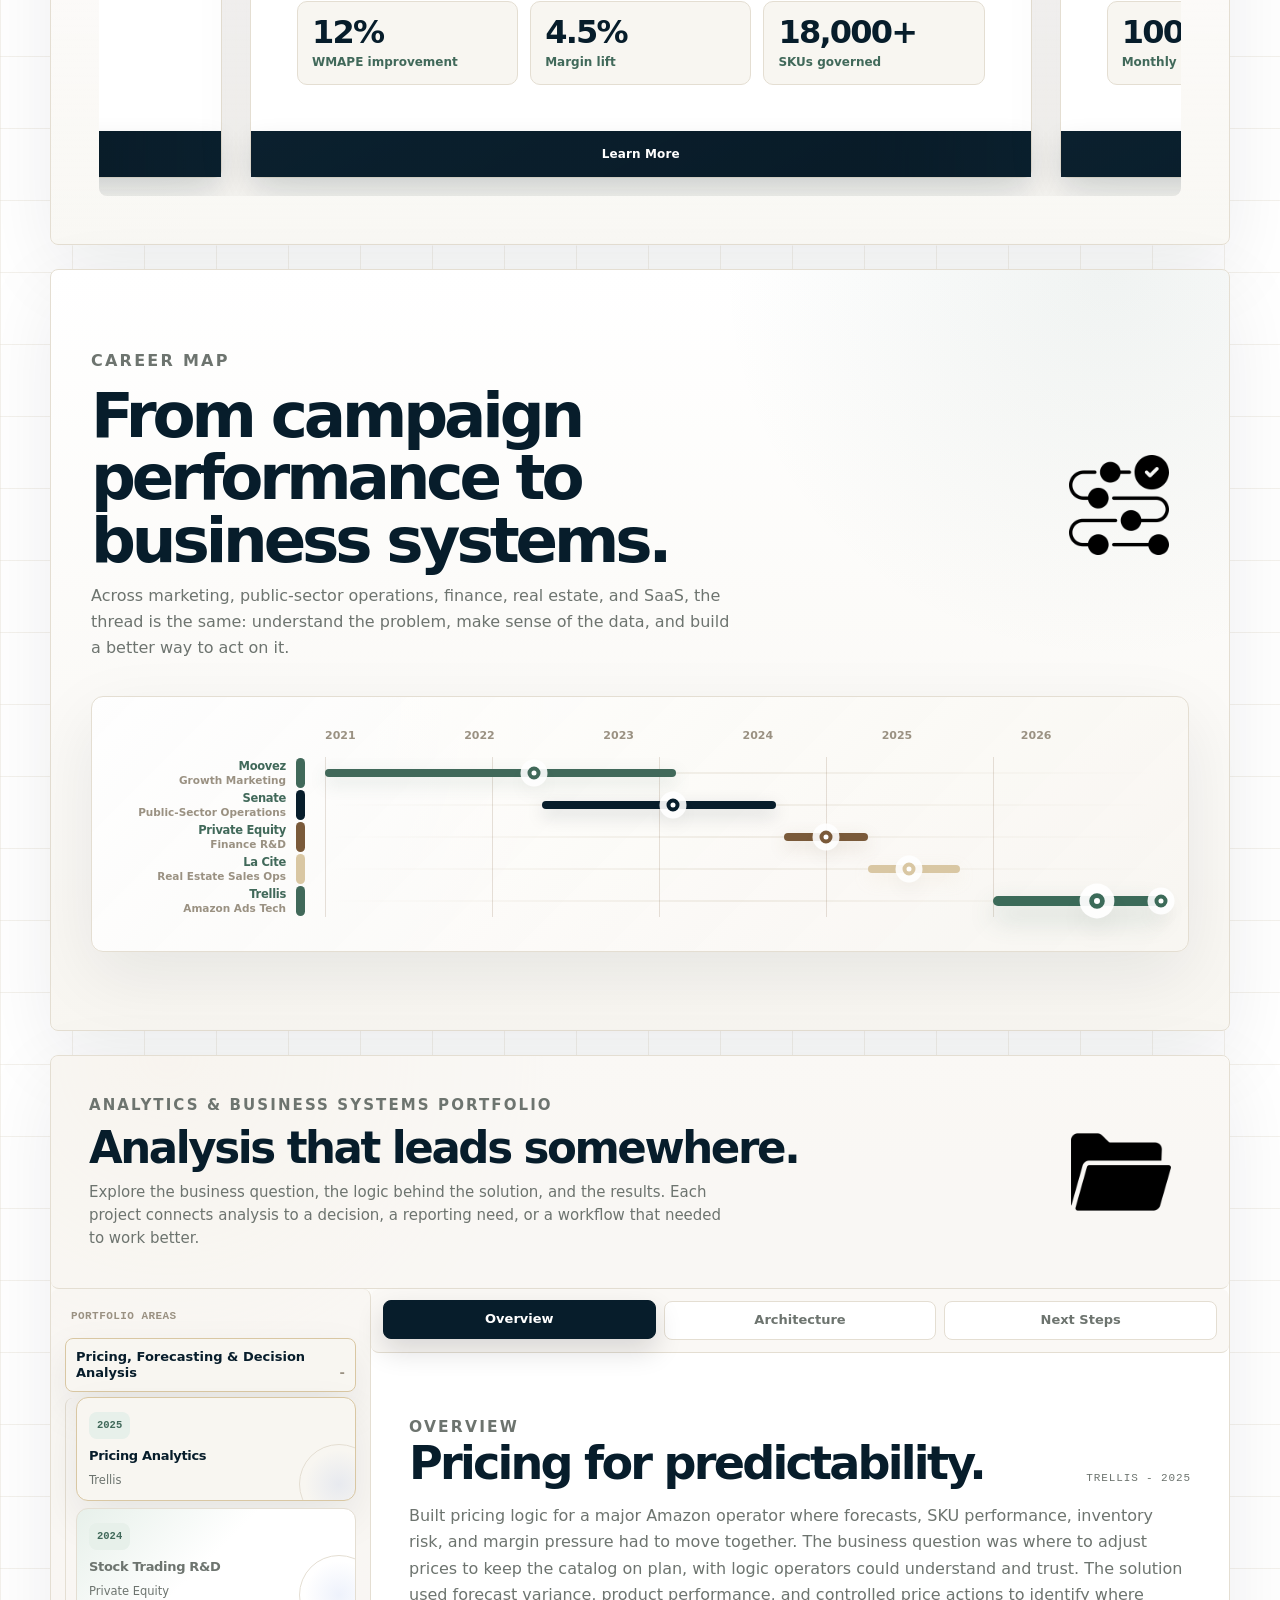
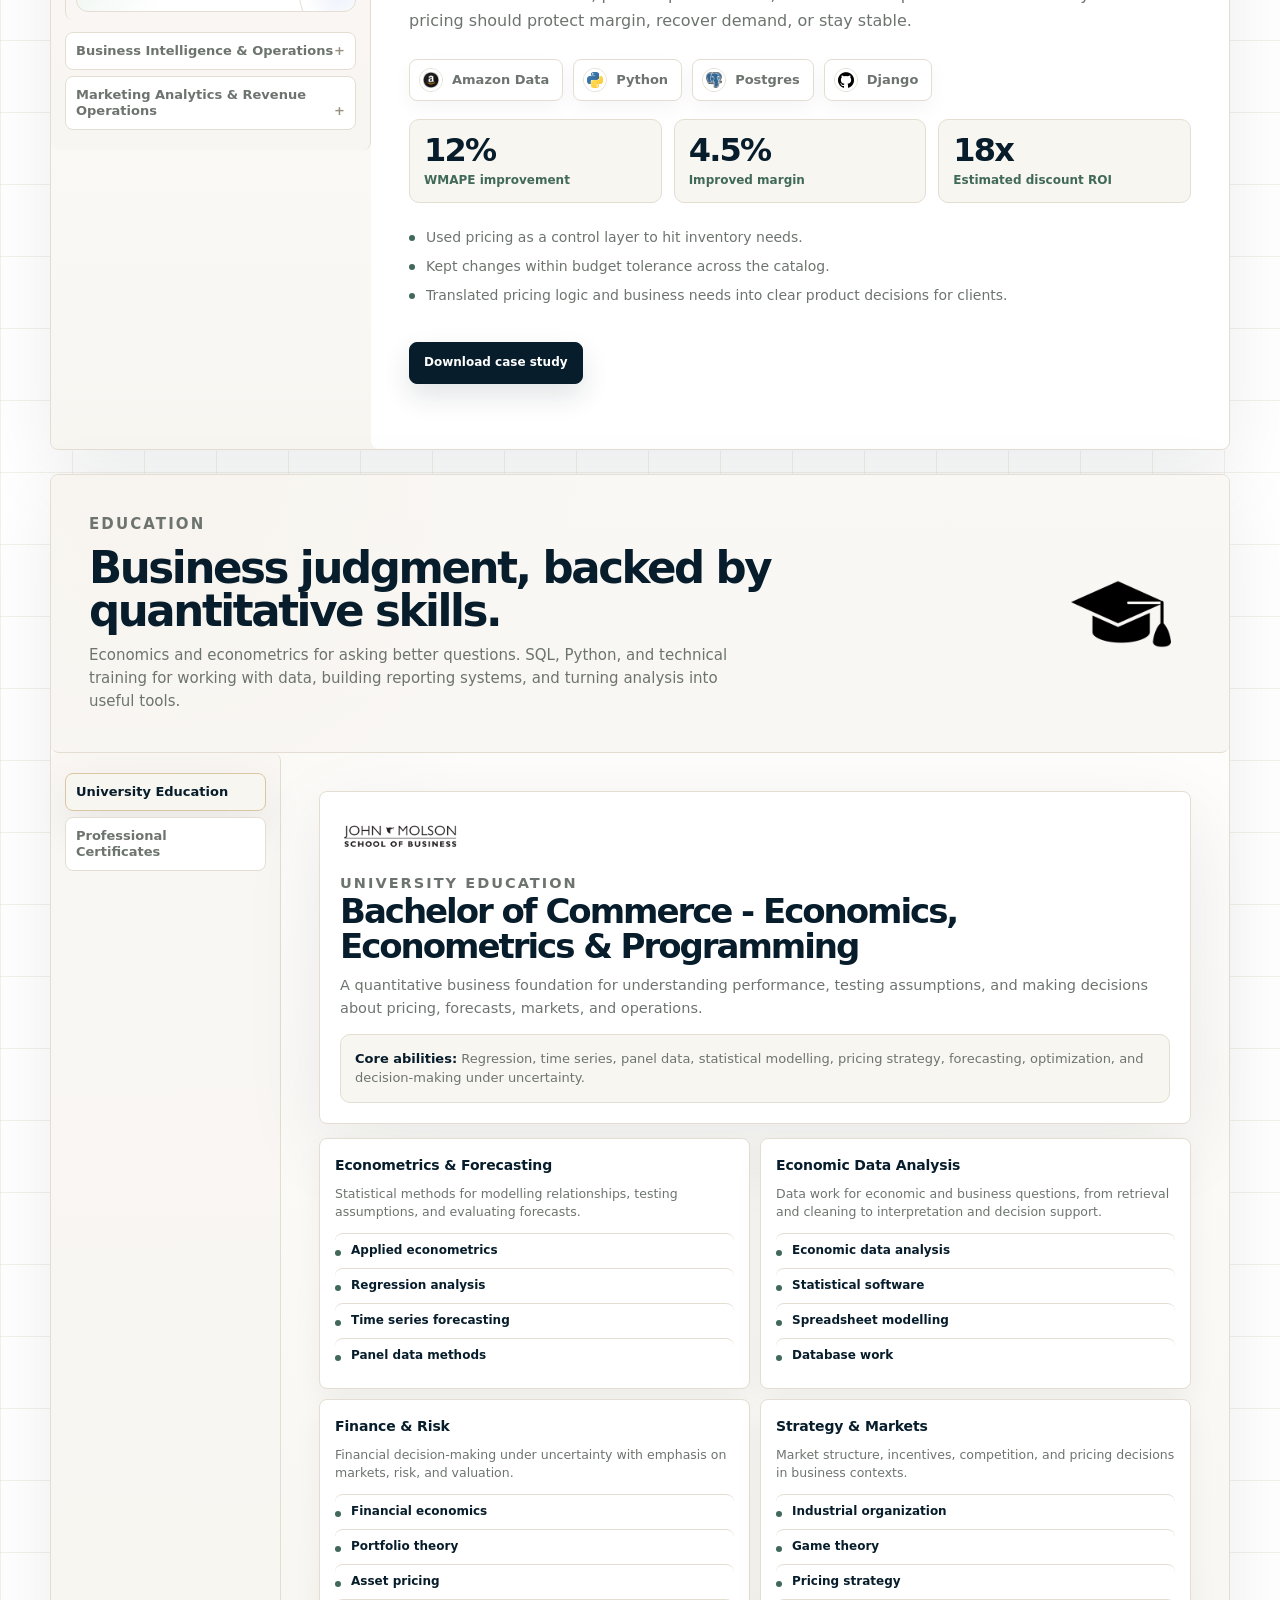
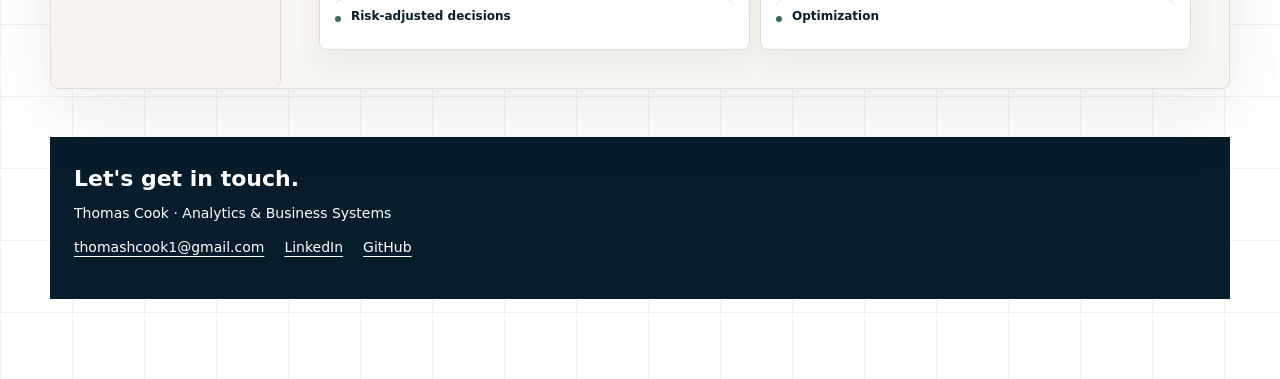
<file: Site/portfolio_single_page_attio_style.html>
<!DOCTYPE html>
<html lang="en">
<head>
  <meta charset="UTF-8" />
  <meta name="viewport" content="width=device-width, initial-scale=1.0" />
  <title>Thomas Cook Portfolio</title>
  <link rel="canonical" href="https://thocook.github.io/Site/portfolio/" />
  <meta http-equiv="refresh" content="0; url=/Site/portfolio/" />
  <script>window.location.replace("/Site/portfolio/" + window.location.search + window.location.hash);</script>
</head>
<body>
  <p>This portfolio has moved to <a href="/Site/portfolio/">/Site/portfolio/</a>.</p>
</body>
</html>
</file>
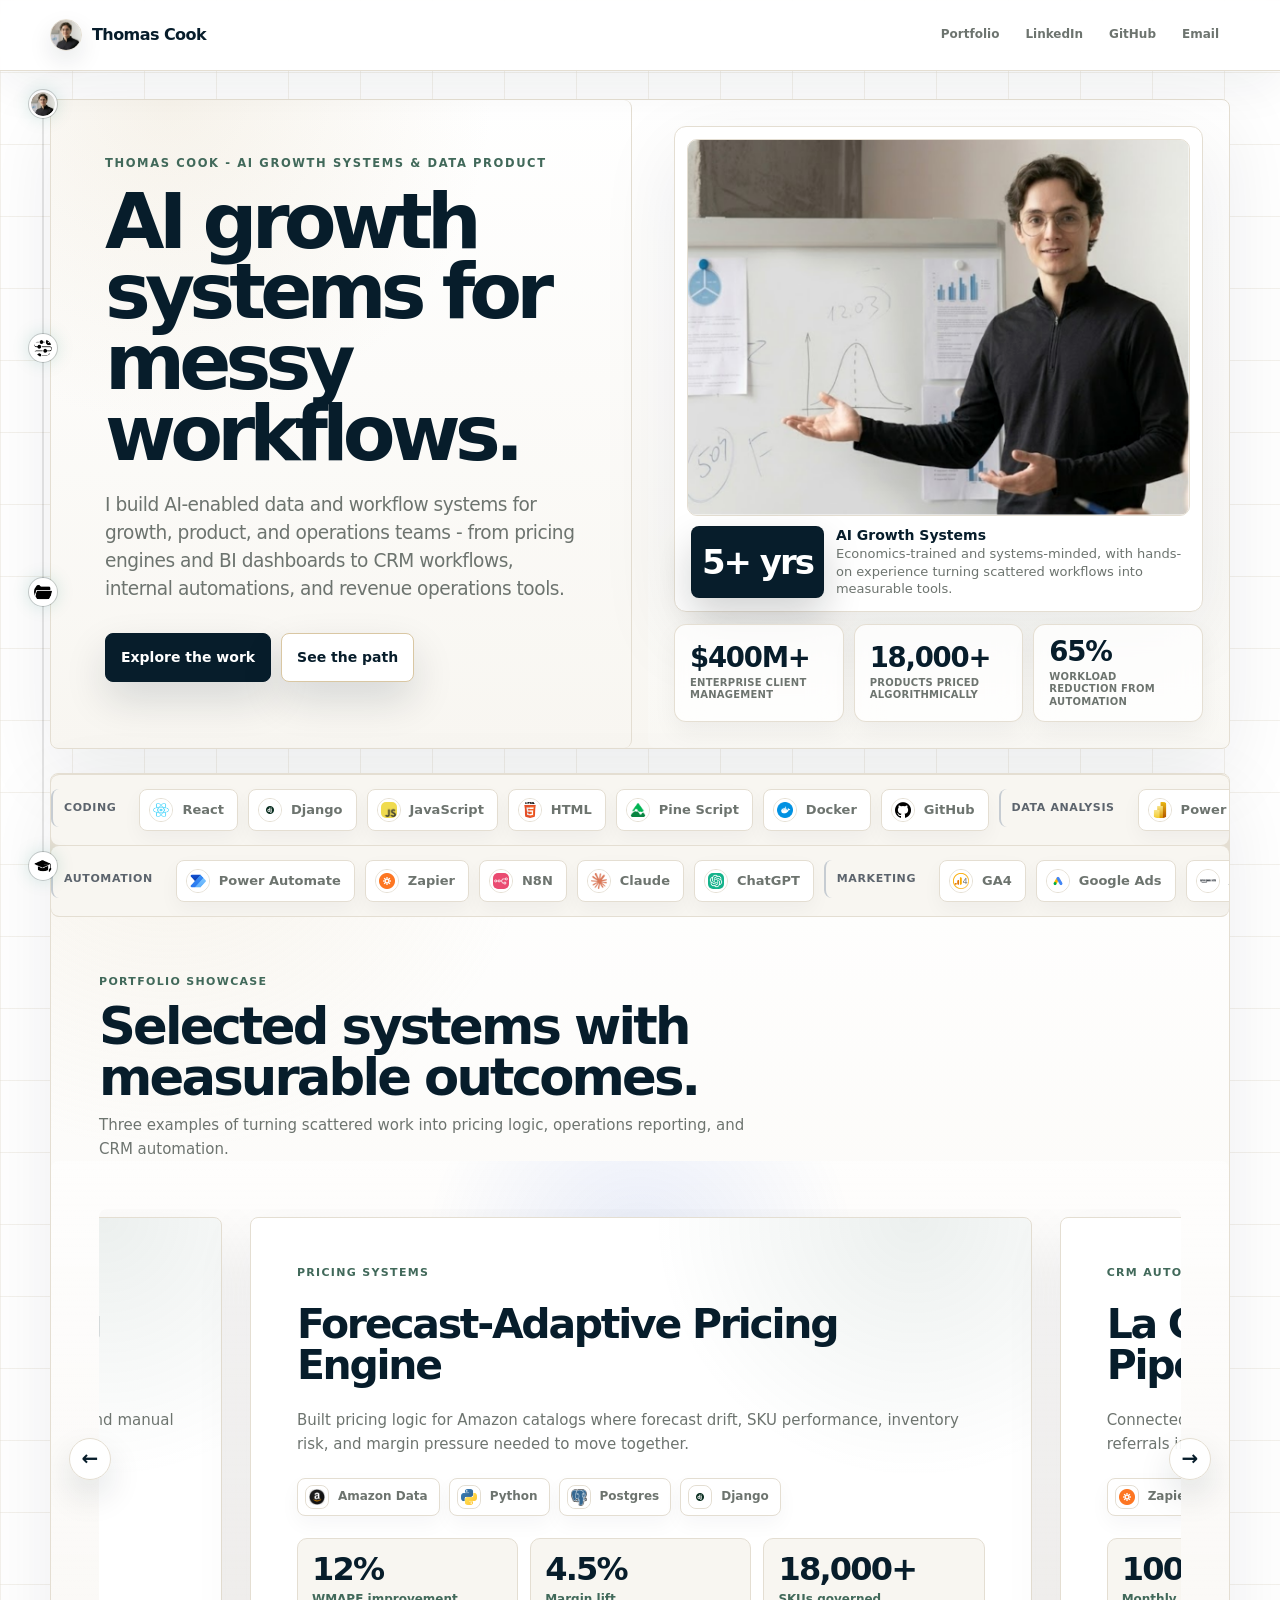
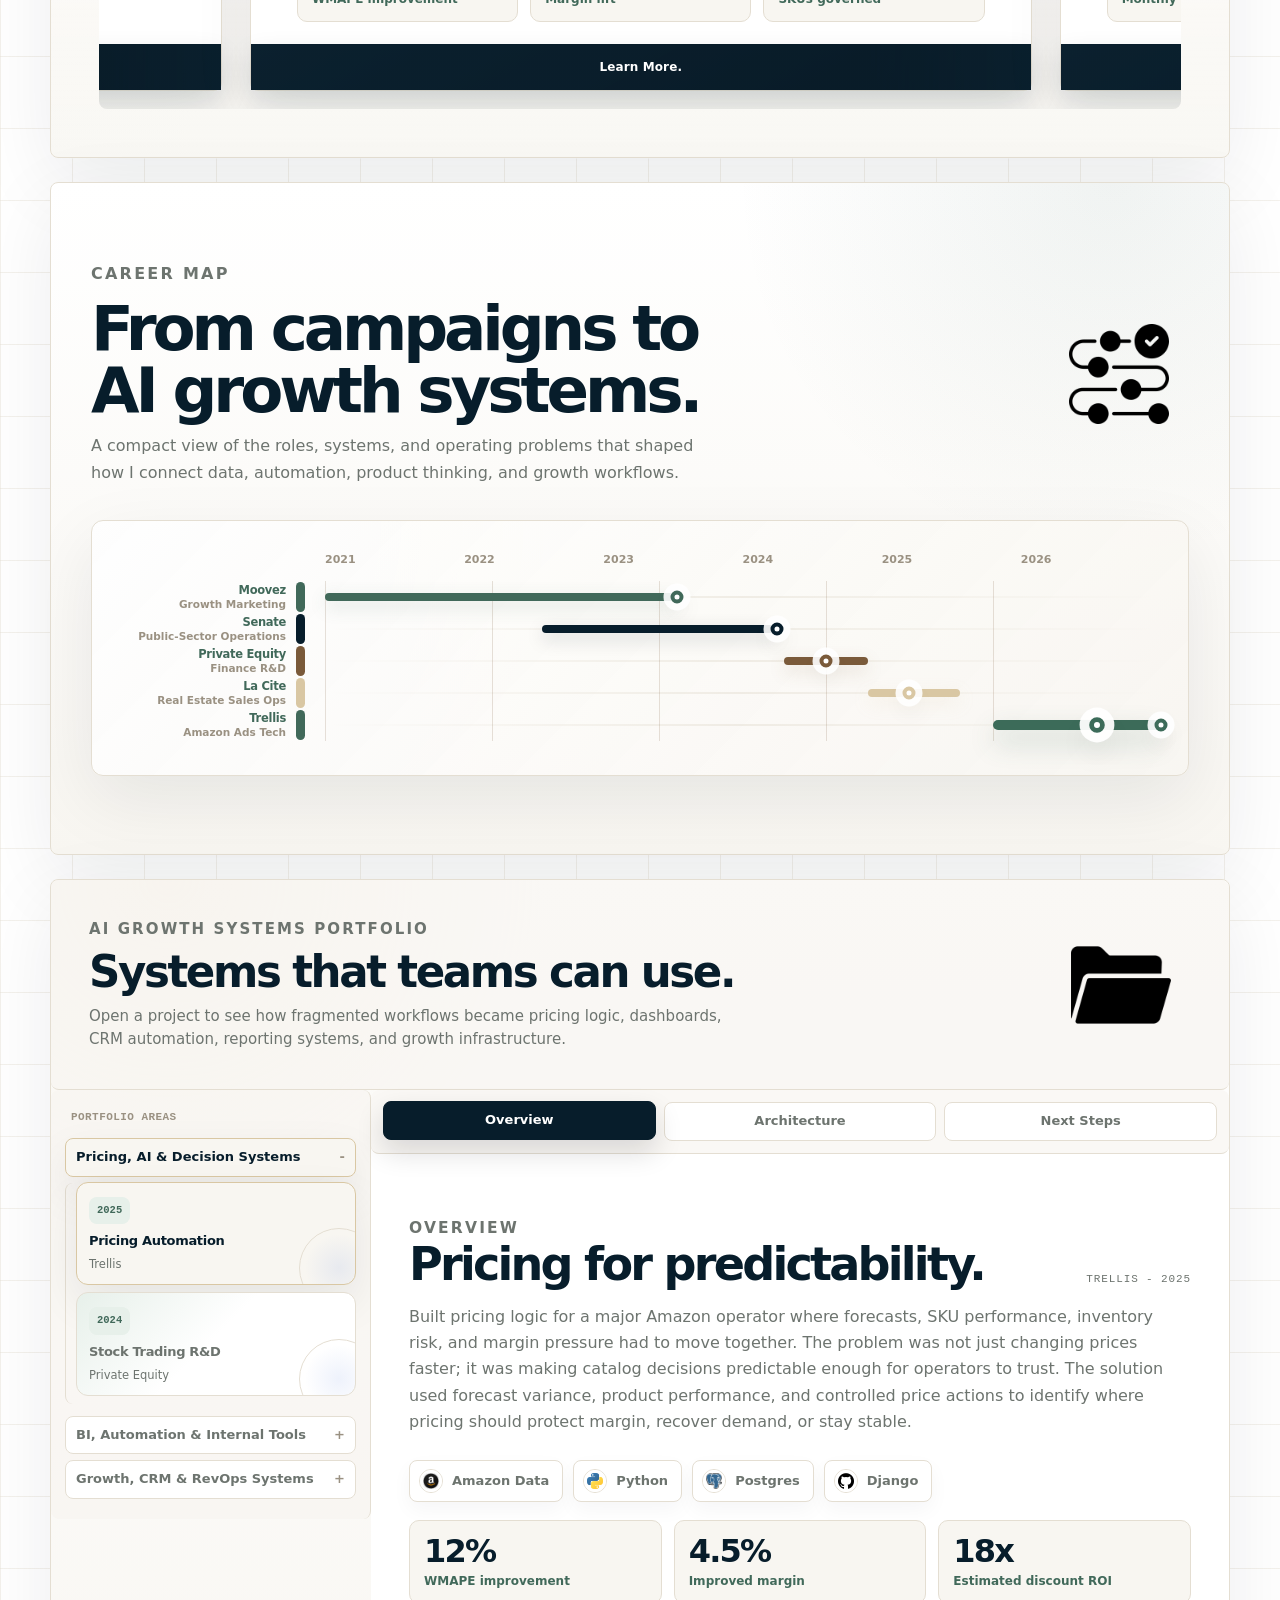
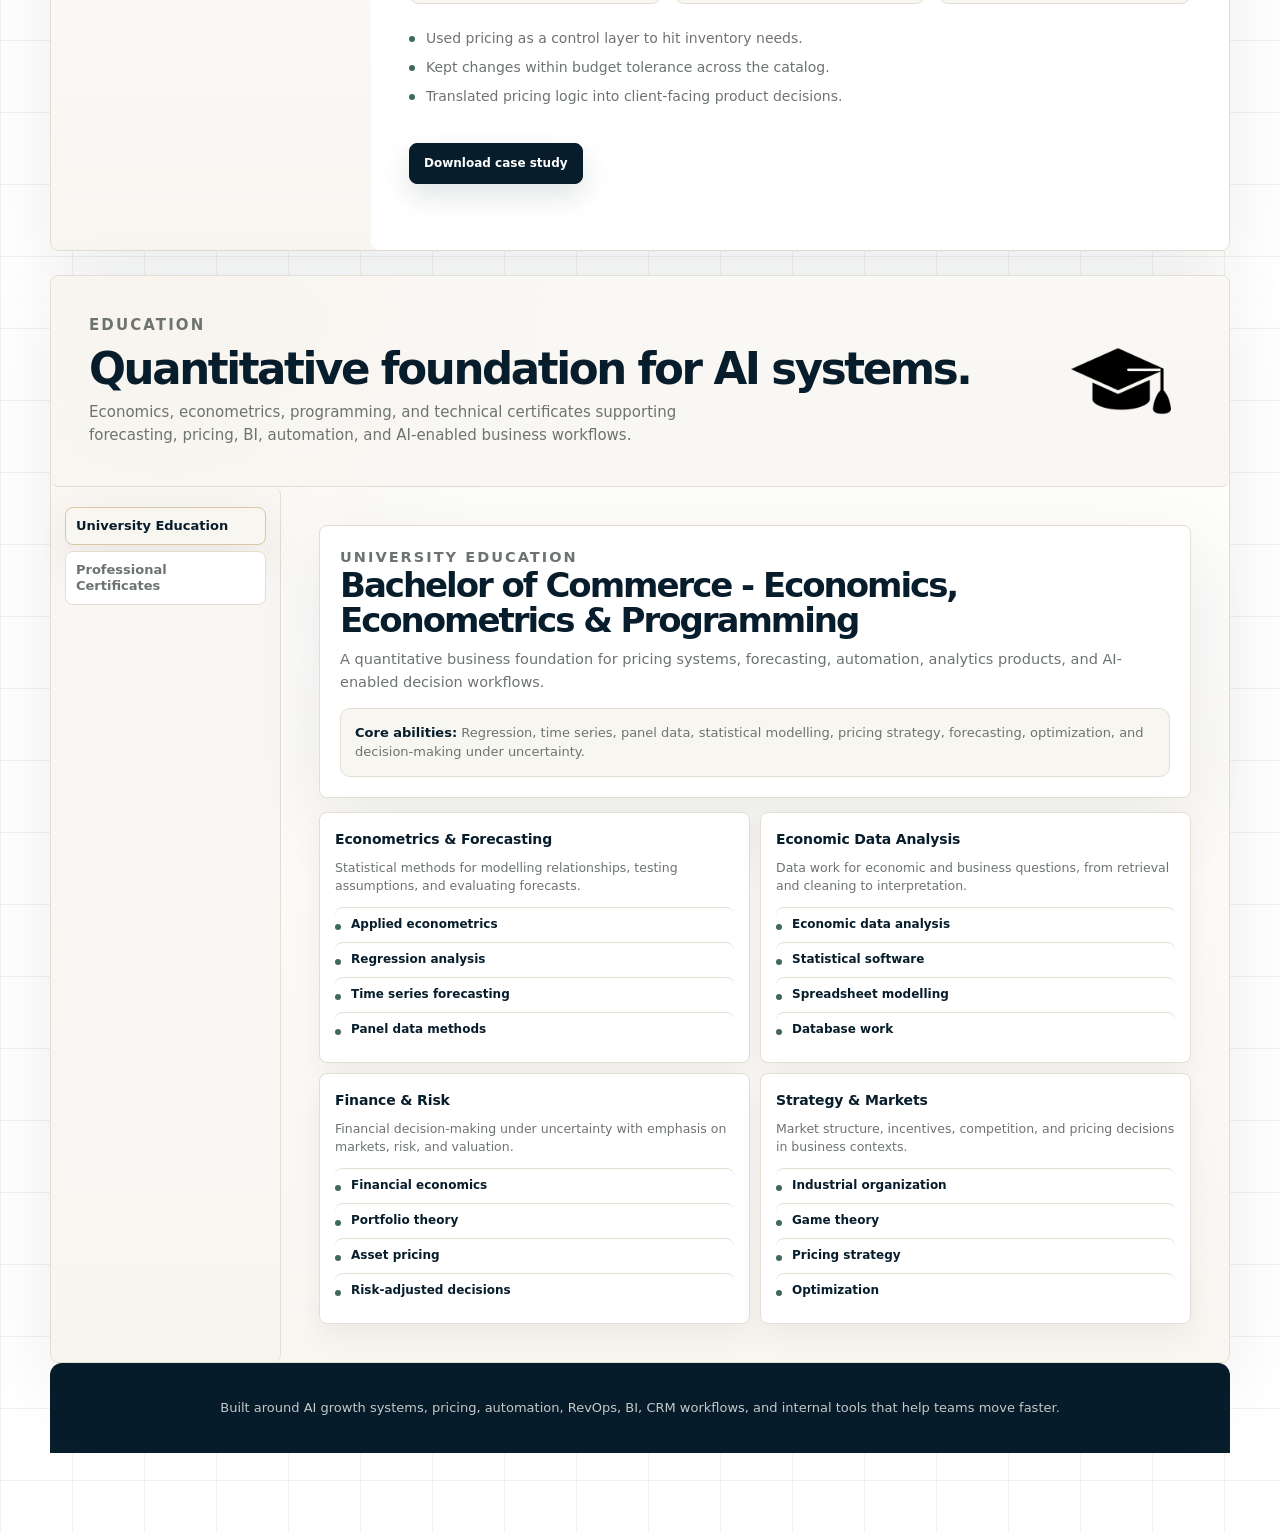
<file: PortfolioSite/Site/portfolio_single_page_attio_style.html>
<!DOCTYPE html>
<html lang="en">
<head>
  <meta charset="UTF-8" />
  <meta name="viewport" content="width=device-width, initial-scale=1.0" />
  <title>Thomas Cook - AI Growth Systems & Data Product</title>
  <link rel="stylesheet" href="styles.css" />
</head>
<body>
  <header class="site-nav">
    <a href="#hero" class="brand" aria-label="Portfolio home">
      <span class="brand-mark" aria-hidden="true"><img src="../professional photo (500 x 500 px) (1).png" alt="" /></span>
      <span>Thomas Cook</span>
    </a>
    <nav class="nav-links" aria-label="Main navigation">
      <a href="#projects">Portfolio</a>
      <a href="https://linkedin.com/in/thomashcook1" target="_blank" rel="noreferrer">LinkedIn</a>
      <a href="https://github.com/Thocook" target="_blank" rel="noreferrer">GitHub</a>
      <a href="mailto:thomashcook1@gmail.com">Email</a>
    </nav>
  </header>

  <nav class="scroll-rail" aria-label="Page sections">
    <span class="rail-track"><span class="rail-progress" id="rail-progress"></span></span>
    <a class="rail-link" href="#hero" data-label="About"><img src="../professional photo (500 x 500 px) (1).png" alt="" /></a>
    <a class="rail-link" href="#career-map" data-label="Timeline"><img src="../iconsGeneral/Timeline%20icon.png" alt="" /></a>
    <a class="rail-link" href="#projects" data-label="Projects"><img src="../iconsGeneral/folderProjects.png" alt="" /></a>
    <a class="rail-link" href="#education" data-label="Education"><img src="../iconsGeneral/schoolIcon.png" alt="" /></a>
  </nav>

  <main>
    <section id="hero" class="hero">
      <div class="hero-copy">
        <div>
          <p class="eyebrow">Thomas Cook - AI Growth Systems & Data Product</p>
          <h1>AI growth systems for messy workflows.</h1>
          <p class="hero-blurb">
            I build AI-enabled data and workflow systems for growth, product, and operations teams - from pricing engines and BI dashboards to CRM workflows, internal automations, and revenue operations tools.
          </p>
          <div class="hero-actions">
            <a class="btn" href="#projects">Explore the work</a>
            <a class="btn secondary" href="#career-map">See the path</a>
          </div>
        </div>
      </div>

      <aside class="hero-profile" aria-label="Profile">
        <div class="photo-card">
          <div class="photo-frame">
            <img class="profile-photo" src="../professional photo.png" alt="Thomas Cook professional portrait" />
          </div>
          <div class="photo-caption">
            <span class="experience-badge">5+ yrs</span>
            <div>
              <strong>AI Growth Systems</strong>
                <span>Economics-trained and systems-minded, with hands-on experience turning scattered workflows into measurable tools.</span>
            </div>
          </div>
        </div>
        <div class="career-icons" aria-label="Career highlights">
          <div class="career-icon">
            <strong>$400M+</strong>
            <span>Enterprise client management</span>
          </div>
          <div class="career-icon">
            <strong>18,000+</strong>
            <span>Products priced algorithmically</span>
          </div>
          <div class="career-icon">
            <strong>65%</strong>
            <span>Workload reduction from automation</span>
          </div>
        </div>
      </aside>
    </section>

    <section class="section-shell" aria-label="Positioning">
      <div class="tool-marquee" aria-label="Tools and platforms">
        <div class="marquee-row">
          <div class="marquee-track">
            <span class="marquee-group-label">Coding</span>
            <span class="tool-chip"><span class="tool-icon"><img src="../Tools/react.png" alt="" /></span>React</span>
            <span class="tool-chip"><span class="tool-icon"><img src="../Tools/Django.png" alt="" /></span>Django</span>
            <span class="tool-chip"><span class="tool-icon"><img src="../Tools/java%20script.png" alt="" /></span>JavaScript</span>
            <span class="tool-chip"><span class="tool-icon"><img src="../Tools/Html.png" alt="" /></span>HTML</span>
            <span class="tool-chip"><span class="tool-icon"><img src="../Tools/Pinescript.png" alt="" /></span>Pine Script</span>
            <span class="tool-chip"><span class="tool-icon"><img src="../Tools/Docker.png" alt="" /></span>Docker</span>
            <span class="tool-chip"><span class="tool-icon"><img src="../Tools/github.png" alt="" /></span>GitHub</span>
            <span class="marquee-group-label">Data Analysis</span>
            <span class="tool-chip"><span class="tool-icon"><img src="../Tools/PowerBi.png" alt="" /></span>Power BI</span>
            <span class="tool-chip"><span class="tool-icon"><img src="../Tools/Looker.png" alt="" /></span>Looker</span>
            <span class="tool-chip"><span class="tool-icon"><img src="../Tools/excel.png" alt="" /></span>Excel</span>
            <span class="tool-chip"><span class="tool-icon"><img src="../Tools/python.png" alt="" /></span>Python</span>
            <span class="tool-chip"><span class="tool-icon"><img src="../Tools/Rlogo.png" alt="" /></span>R Studio</span>
            <span class="tool-chip"><span class="tool-icon"><img src="../Tools/postgres.png" alt="" /></span>PostgreSQL</span>
            <span class="marquee-group-label">Coding</span>
            <span class="tool-chip"><span class="tool-icon"><img src="../Tools/react.png" alt="" /></span>React</span>
            <span class="tool-chip"><span class="tool-icon"><img src="../Tools/Django.png" alt="" /></span>Django</span>
            <span class="tool-chip"><span class="tool-icon"><img src="../Tools/java%20script.png" alt="" /></span>JavaScript</span>
            <span class="tool-chip"><span class="tool-icon"><img src="../Tools/Html.png" alt="" /></span>HTML</span>
            <span class="tool-chip"><span class="tool-icon"><img src="../Tools/Pinescript.png" alt="" /></span>Pine Script</span>
            <span class="tool-chip"><span class="tool-icon"><img src="../Tools/Docker.png" alt="" /></span>Docker</span>
            <span class="tool-chip"><span class="tool-icon"><img src="../Tools/github.png" alt="" /></span>GitHub</span>
            <span class="marquee-group-label">Data Analysis</span>
            <span class="tool-chip"><span class="tool-icon"><img src="../Tools/PowerBi.png" alt="" /></span>Power BI</span>
            <span class="tool-chip"><span class="tool-icon"><img src="../Tools/Looker.png" alt="" /></span>Looker</span>
            <span class="tool-chip"><span class="tool-icon"><img src="../Tools/excel.png" alt="" /></span>Excel</span>
            <span class="tool-chip"><span class="tool-icon"><img src="../Tools/python.png" alt="" /></span>Python</span>
            <span class="tool-chip"><span class="tool-icon"><img src="../Tools/Rlogo.png" alt="" /></span>R Studio</span>
            <span class="tool-chip"><span class="tool-icon"><img src="../Tools/postgres.png" alt="" /></span>PostgreSQL</span>
          </div>
        </div>
        <div class="marquee-row reverse">
          <div class="marquee-track">
            <span class="marquee-group-label">Automation</span>
            <span class="tool-chip"><span class="tool-icon"><img src="../Tools/PowerAutomate.png" alt="" /></span>Power Automate</span>
            <span class="tool-chip"><span class="tool-icon"><img src="../Tools/zapier.png" alt="" /></span>Zapier</span>
            <span class="tool-chip"><span class="tool-icon"><img src="../Tools/n8n.png" alt="" /></span>N8N</span>
            <span class="tool-chip"><span class="tool-icon"><img src="../Tools/Claude.png" alt="" /></span>Claude</span>
            <span class="tool-chip"><span class="tool-icon"><img src="../Tools/ChatGpt.png" alt="" /></span>ChatGPT</span>
            <span class="marquee-group-label">Marketing</span>
            <span class="tool-chip"><span class="tool-icon"><img src="../Tools/Ga4.png" alt="" /></span>GA4</span>
            <span class="tool-chip"><span class="tool-icon"><img src="../Tools/adwords.png" alt="" /></span>Google Ads</span>
            <span class="tool-chip"><span class="tool-icon"><img src="../Tools/AmazonAds.png" alt="" /></span>Amazon Ads</span>
            <span class="tool-chip"><span class="tool-icon"><img src="../Tools/LinkedIn_icon.svg.png" alt="" /></span>LinkedIn Ads</span>
            <span class="tool-chip"><span class="tool-icon"><img src="../Tools/hubspot.png" alt="" /></span>HubSpot</span>
            <span class="tool-chip"><span class="tool-icon"><img src="../Tools/pipedrive.png" alt="" /></span>Pipedrive</span>
            <span class="marquee-group-label">Websites</span>
            <span class="tool-chip"><span class="tool-icon"><img src="../Tools/wordpress.png" alt="" /></span>WordPress</span>
            <span class="tool-chip"><span class="tool-icon"><img src="../Tools/webflow.svg" alt="" /></span>Webflow</span>
            <span class="tool-chip"><span class="tool-icon"><img src="../Tools/sharepoint.png" alt="" /></span>SharePoint</span>
            <span class="marquee-group-label">Automation</span>
            <span class="tool-chip"><span class="tool-icon"><img src="../Tools/PowerAutomate.png" alt="" /></span>Power Automate</span>
            <span class="tool-chip"><span class="tool-icon"><img src="../Tools/zapier.png" alt="" /></span>Zapier</span>
            <span class="tool-chip"><span class="tool-icon"><img src="../Tools/n8n.png" alt="" /></span>N8N</span>
            <span class="tool-chip"><span class="tool-icon"><img src="../Tools/Claude.png" alt="" /></span>Claude</span>
            <span class="tool-chip"><span class="tool-icon"><img src="../Tools/ChatGpt.png" alt="" /></span>ChatGPT</span>
            <span class="marquee-group-label">Marketing</span>
            <span class="tool-chip"><span class="tool-icon"><img src="../Tools/Ga4.png" alt="" /></span>GA4</span>
            <span class="tool-chip"><span class="tool-icon"><img src="../Tools/adwords.png" alt="" /></span>Google Ads</span>
            <span class="tool-chip"><span class="tool-icon"><img src="../Tools/AmazonAds.png" alt="" /></span>Amazon Ads</span>
            <span class="tool-chip"><span class="tool-icon"><img src="../Tools/LinkedIn_icon.svg.png" alt="" /></span>LinkedIn Ads</span>
            <span class="tool-chip"><span class="tool-icon"><img src="../Tools/hubspot.png" alt="" /></span>HubSpot</span>
            <span class="tool-chip"><span class="tool-icon"><img src="../Tools/pipedrive.png" alt="" /></span>Pipedrive</span>
            <span class="marquee-group-label">Websites</span>
            <span class="tool-chip"><span class="tool-icon"><img src="../Tools/wordpress.png" alt="" /></span>WordPress</span>
            <span class="tool-chip"><span class="tool-icon"><img src="../Tools/webflow.svg" alt="" /></span>Webflow</span>
            <span class="tool-chip"><span class="tool-icon"><img src="../Tools/sharepoint.png" alt="" /></span>SharePoint</span>
          </div>
        </div>
      </div>

      <div class="project-overview-heading">
        <p class="overview-card-kicker">Portfolio showcase</p>
        <h2>Selected systems with measurable outcomes.</h2>
        <p>Three examples of turning scattered work into pricing logic, operations reporting, and CRM automation.</p>
      </div>

      <div class="project-snapshot project-overview-cards" aria-label="Best project overview">
        <button class="overview-carousel-button prev" type="button" aria-label="Previous project">&larr;</button>
        <button class="overview-carousel-button next" type="button" aria-label="Next project">&rarr;</button>
        <div class="project-overview-track">
          <article class="overview-project-card" data-overview-project="senate-eims">
            <p class="overview-card-kicker">Internal Tools</p>
            <h3>Senate Operations Reporting System</h3>
            <p class="overview-card-description">Built a Microsoft 365 operations layer that turned emails, forms, Planner tasks, and manual reporting into SharePoint / Teams workflows and Power BI dashboards.</p>
            <div class="overview-card-tools">
              <span class="tool-chip"><span class="tool-icon"><img src="../Tools/PowerBi.png" alt="" /></span>Power BI</span>
              <span class="tool-chip"><span class="tool-icon"><img src="../Tools/PowerAutomate.png" alt="" /></span>Power Automate</span>
              <span class="tool-chip"><span class="tool-icon"><img src="../Tools/sharepoint.png" alt="" /></span>SharePoint</span>
              <span class="tool-chip"><span class="tool-icon"><img src="../Tools/planner.png" alt="" /></span>Planner</span>
            </div>
            <div class="overview-card-metrics">
              <div class="overview-card-metric">
                <strong>65%</strong>
                <span>Email volume reduction</span>
              </div>
              <div class="overview-card-metric">
                <strong>6,800</strong>
                <span>Quarterly emails reduced</span>
              </div>
            </div>
            <a class="overview-section-link" href="#projects" data-project-link="senate-eims">Learn More.</a>
          </article>

          <article class="overview-project-card focus-card" data-overview-project="trellis-fape">
            <p class="overview-card-kicker">Pricing Systems</p>
            <h3>Forecast-Adaptive Pricing Engine</h3>
            <p class="overview-card-description">Built pricing logic for Amazon catalogs where forecast drift, SKU performance, inventory risk, and margin pressure needed to move together.</p>
            <div class="overview-card-tools">
              <span class="tool-chip"><span class="tool-icon"><img src="../Tools/Amazon.png" alt="" /></span>Amazon Data</span>
              <span class="tool-chip"><span class="tool-icon"><img src="../Tools/python.png" alt="" /></span>Python</span>
              <span class="tool-chip"><span class="tool-icon"><img src="../Tools/postgres.png" alt="" /></span>Postgres</span>
              <span class="tool-chip"><span class="tool-icon"><img src="../Tools/Django.png" alt="" /></span>Django</span>
            </div>
            <div class="overview-card-metrics">
              <div class="overview-card-metric">
                <strong>12%</strong>
                <span>WMAPE improvement</span>
              </div>
              <div class="overview-card-metric">
                <strong>4.5%</strong>
                <span>Margin lift</span>
              </div>
              <div class="overview-card-metric">
                <strong>18,000+</strong>
                <span>SKUs governed</span>
              </div>
            </div>
            <a class="overview-section-link" href="#projects" data-project-link="trellis-fape">Learn More.</a>
          </article>

          <article class="overview-project-card" data-overview-project="la-cite">
            <p class="overview-card-kicker">CRM Automation</p>
            <h3>La Cite Sales Operations Pipeline</h3>
            <p class="overview-card-description">Connected scattered leasing inquiries from forms, inboxes, bookings, ads, calls, and referrals into one Pipedrive, Zapier, booking, and reporting workflow.</p>
            <div class="overview-card-tools">
              <span class="tool-chip"><span class="tool-icon"><img src="../Tools/zapier.png" alt="" /></span>Zapier</span>
              <span class="tool-chip"><span class="tool-icon"><img src="../Tools/pipedrive.png" alt="" /></span>Pipedrive</span>
              <span class="tool-chip"><span class="tool-icon"><img src="../Tools/free-tableau-icon-svg-download-png-4489897.png" alt="" /></span>Tableau</span>
              <span class="tool-chip"><span class="tool-icon"><img src="../Tools/Ga4.png" alt="" /></span>Google Analytics</span>
            </div>
            <div class="overview-card-metrics single">
              <div class="overview-card-metric">
                <strong>100+ to 0</strong>
                <span>Monthly unanswered leads</span>
              </div>
            </div>
            <a class="overview-section-link" href="#projects" data-project-link="la-cite">Learn More.</a>
          </article>
        </div>
      </div>
    </section>

    <section id="career-map" class="career-map section-shell">
      <div class="career-map__header">
        <div class="section-header-copy">
          <p class="career-map__eyebrow">Career map</p>
          <h2>From campaigns to AI growth systems.</h2>
          <p>
            A compact view of the roles, systems, and operating problems that shaped how I connect
            data, automation, product thinking, and growth workflows.
          </p>
        </div>
        <span class="section-icon" aria-hidden="true"><img src="../iconsGeneral/Timeline%20icon.png" alt="" /></span>
      </div>

      <div class="career-map__card">
        <div class="career-chart">
          <div class="career-chart__years">
            <span>2021</span>
            <span>2022</span>
            <span>2023</span>
            <span>2024</span>
            <span>2025</span>
            <span>2026</span>
          </div>

          <div class="career-chart__body">
            <div class="career-row">
              <div class="career-label marketing">
                <span class="legend-dot"></span>
                <div>
                  <strong>Moovez</strong>
                  <small>Growth Marketing</small>
                </div>
              </div>
              <div class="career-track">
                <div class="career-bar career-bar--marketing" data-job-id="moovez">
                  <span class="career-node" data-project-id="moovez-growth"></span>
                </div>
              </div>
            </div>

            <div class="career-row">
              <div class="career-label automation">
                <span class="legend-dot"></span>
                <div>
                  <strong>Senate</strong>
                  <small>Public-Sector Operations</small>
                </div>
              </div>
              <div class="career-track">
                <div class="career-bar career-bar--automation" data-job-id="senate">
                  <span class="career-node" data-project-id="senate-eims"></span>
                </div>
              </div>
            </div>

            <div class="career-row">
              <div class="career-label algorithms">
                <span class="legend-dot"></span>
                <div>
                  <strong>Private Equity</strong>
                  <small>Finance R&amp;D</small>
                </div>
              </div>
              <div class="career-track">
                <div class="career-bar career-bar--algorithms" data-job-id="baywood">
                  <span class="career-node" data-project-id="quant-trading"></span>
                </div>
              </div>
            </div>

            <div class="career-row">
              <div class="career-label salesops">
                <span class="legend-dot"></span>
                <div>
                  <strong>La Cite</strong>
                  <small>Real Estate Sales Ops</small>
                </div>
              </div>
              <div class="career-track">
                <div class="career-bar career-bar--salesops" data-job-id="la-cite">
                  <span class="career-node" data-project-id="la-cite"></span>
                </div>
              </div>
            </div>

            <div class="career-row">
              <div class="career-label product">
                <span class="legend-dot"></span>
                <div>
                  <strong>Trellis</strong>
                  <small>Amazon Ads Tech</small>
                </div>
              </div>
              <div class="career-track">
                <div class="career-bar career-bar--product" data-job-id="trellis">
                  <span class="career-node" data-project-id="trellis-fape"></span>
                  <span class="career-node" data-project-id="trellis-revops"></span>
                </div>
              </div>
            </div>
          </div>
        </div>
      </div>
    </section>

    <section id="projects" class="section-shell">
      <header class="section-header">
        <div class="section-header-copy">
          <p class="eyebrow">AI growth systems portfolio</p>
          <h2>Systems that teams can use.</h2>
          <p>
            Open a project to see how fragmented workflows became pricing logic, dashboards, CRM automation, reporting systems, and growth infrastructure.
          </p>
        </div>
        <span class="section-icon" aria-hidden="true"><img src="../iconsGeneral/folderProjects.png" alt="" /></span>
      </header>

      <div class="projects-grid">
        <aside class="filter-panel" id="theme-filters">
          <h3>Portfolio areas</h3>
        </aside>

        <article class="showcase">
          <nav class="showcase-tabs" id="showcase-tabs" aria-label="Project detail tabs"></nav>
          <div class="showcase-content">
            <div id="showcase-content"></div>
          </div>
        </article>
      </div>
    </section>

    <section id="education" class="section-shell">
      <header class="section-header">
        <div class="section-header-copy">
          <p class="eyebrow">Education</p>
          <h2>Quantitative foundation for AI systems.</h2>
          <p>
            Economics, econometrics, programming, and technical certificates supporting forecasting, pricing, BI, automation, and AI-enabled business workflows.
          </p>
        </div>
        <span class="section-icon" aria-hidden="true"><img src="../iconsGeneral/schoolIcon.png" alt="" /></span>
      </header>

      <div class="education-layout">
        <aside class="education-tabs">
          <button class="filter-button active" data-education-tab="university">University Education</button>
          <button class="filter-button" data-education-tab="certifications">Professional Certificates</button>
        </aside>
        <div class="education-panel">
          <div class="education-top">
            <div class="education-block">
              <p class="showcase-kicker" id="education-kicker"></p>
              <h3 id="education-title"></h3>
              <p id="education-summary"></p>
              <div class="cert-logo-strip" id="education-logo"></div>
            </div>
            <div class="education-block">
              <h3>Core abilities</h3>
              <p id="education-abilities"></p>
            </div>
          </div>
          <div class="course-grid" id="education-grid"></div>
        </div>
      </div>
    </section>

    <footer class="footer">
      Built around AI growth systems, pricing, automation, RevOps, BI, CRM workflows, and internal tools that help teams move faster.
    </footer>
  </main>

  <div class="tooltip" id="tooltip"></div>
  <script src="portfolio-data.js" defer></script>
  <script src="portfolio-app.js" defer></script>
</body>
</html>
</file>
<file: Site/styles.css>
﻿:root {
      --color-primary: #111318;
      --color-secondary: #0d0f12;
      --color-accent: #2457d6;
      --color-background: #f6f7f8;
      --color-success: #087f68;
      --color-success-lght: #dff4ee;
      --color-grey: #87909a;
      --color-faint-grn: rgba(8, 127, 104, 0.08);
      --color-faint-drkgrn: #087f68;
      --linear-gradient: linear-gradient(180deg, rgba(255,255,255,.92), rgba(246,247,248,.84));
      --glass-background: rgba(255, 255, 255, 0.58);
      --glass-border: rgba(255, 255, 255, 0.72);
      --glass-shadow: rgba(13, 15, 18, 0.08);

      --bg: #f6f7f8;
      --surface: #ffffff;
      --surface-2: #f0f2f4;
      --ink: #0d0f12;
      --muted: #5c646d;
      --soft: #87909a;
      --line: #dfe3e7;
      --line-strong: #c6ccd2;
      --accent: #087f68;
      --accent-2: #2457d6;
      --warn: #a25b00;
      --radius: 8px;
      --shadow: 0 18px 48px rgba(13, 15, 18, .08);
      --max: 1240px;
      --sans: Montserrat, Inter, ui-sans-serif, system-ui, -apple-system, BlinkMacSystemFont, "Segoe UI", sans-serif;
      --mono: "SFMono-Regular", Consolas, "Liberation Mono", monospace;
    }

    * { box-sizing: border-box; }
    html { scroll-behavior: smooth; }

    body {
      margin: 0;
      color: var(--ink);
      font-family: var(--sans);
      background:
        linear-gradient(135deg, rgba(255,255,255,.66), transparent 30%),
        linear-gradient(90deg, rgba(13,15,18,.045) 1px, transparent 1px),
        linear-gradient(rgba(13,15,18,.045) 1px, transparent 1px),
        var(--bg);
      background-size: 64px 64px;
      -webkit-font-smoothing: antialiased;
      text-rendering: optimizeLegibility;
    }

    a { color: inherit; text-decoration: none; }
    button { font: inherit; }

    .site-nav {
      position: sticky;
      top: 0;
      z-index: 40;
      display: flex;
      align-items: center;
      justify-content: space-between;
      gap: 18px;
      width: 100%;
      padding: 16px max(24px, calc((100vw - var(--max)) / 2));
      border: 0;
      border-bottom: 1px solid var(--line);
      border-radius: 0;
      background: rgba(246,247,248,.88);
      color: var(--ink);
      box-shadow: 0 12px 34px rgba(13,15,18,.06);
      backdrop-filter: blur(18px);
    }

    .brand {
      display: inline-flex;
      align-items: center;
      gap: 10px;
      min-width: max-content;
      font-weight: 760;
      letter-spacing: -.03em;
    }

    .brand-mark {
      display: grid;
      place-items: center;
      width: 30px;
      height: 30px;
      border: 1px solid rgba(0, 0, 0, .1);
      border-radius: 50%;
      background: white;
      overflow: hidden;
      box-shadow: 0 8px 20px rgba(0, 0, 0, .08);
    }

    .brand-mark img {
      width: 100%;
      height: 100%;
      object-fit: cover;
      display: block;
    }

    .nav-links {
      display: flex;
      align-items: center;
      justify-content: flex-end;
      gap: 4px;
      flex-wrap: wrap;
    }

    .nav-toggle { display: none; }

    .nav-links a {
      padding: 9px 11px;
      border-radius: var(--radius);
      color: var(--muted);
      font-size: 13px;
      font-weight: 650;
      transition: background .16s ease, color .16s ease, transform .16s ease;
    }

    .nav-links a:hover {
      background: var(--surface-2);
      color: var(--ink);
      transform: translateY(-1px);
    }

    main {
      width: min(var(--max), calc(100% - 136px));
      margin: 24px auto 70px 104px;
    }

    .scroll-rail {
      position: fixed;
      left: 34px;
      top: 104px;
      bottom: 34px;
      z-index: 19;
      width: 18px;
      display: grid;
      justify-items: center;
      pointer-events: none;
    }

    .rail-track {
      position: absolute;
      top: 0;
      bottom: 0;
      left: 50%;
      width: 2px;
      transform: translateX(-50%);
      border-radius: 999px;
      background: rgba(13,15,18,.10);
      overflow: hidden;
    }

    .rail-progress {
      display: block;
      width: 100%;
      height: 0%;
      border-radius: inherit;
      background: linear-gradient(180deg, var(--accent), var(--accent-2));
      box-shadow: 0 0 18px rgba(36,87,214,.24);
    }

    .rail-link {
      position: absolute;
      left: 50%;
      display: grid;
      place-items: center;
      width: 28px;
      height: 28px;
      border: 2px solid var(--white);
      border-radius: 50%;
      background: var(--white);
      box-shadow: 0 0 0 1px rgba(13,15,18,.18), 0 0 18px rgba(8,127,104,.18);
      transform: translate(-50%, -50%);
      pointer-events: auto;
      overflow: hidden;
      transition: transform .16s ease, box-shadow .16s ease, border-color .16s ease;
    }

    .rail-link img {
      display: block;
      width: 100%;
      height: 100%;
      object-fit: cover;
      padding: 3px;
      border-radius: inherit;
      background: var(--white);
    }

    .rail-link[href="#hero"] img {
      padding: 0;
    }

    .rail-link:hover {
      border-color: var(--sand);
      box-shadow: 0 0 0 4px rgba(255,255,255,.92), 0 14px 28px rgba(7,29,43,.14);
      transform: translate(-50%, -50%) scale(1.08);
    }

    .rail-link:nth-of-type(1) { top: 0%; }
    .rail-link:nth-of-type(2) { top: 32%; }
    .rail-link:nth-of-type(3) { top: 64%; }
    .rail-link:nth-of-type(4) { top: 100%; }

    .rail-link::after {
      content: attr(data-label);
      position: absolute;
      left: 36px;
      top: 50%;
      padding: 6px 8px;
      border: 1px solid var(--glass-border);
      border-radius: 999px;
      background: rgba(255,255,255,.88);
      color: var(--ink);
      font-size: 12px;
      font-weight: 740;
      white-space: nowrap;
      opacity: 0;
      transform: translateY(-50%) translateX(-4px);
      transition: opacity .16s ease, transform .16s ease;
      pointer-events: none;
      box-shadow: 0 12px 30px rgba(13,15,18,.10);
      backdrop-filter: blur(14px);
    }

    .rail-link:hover::after {
      opacity: 1;
      transform: translateY(-50%) translateX(0);
    }

    section { margin-top: 16px; }

    .hero {
      display: grid;
      grid-template-columns: minmax(0, 1fr) minmax(330px, .72fr);
      gap: 16px;
      height: 70vh;
      min-height: 500px;
      max-height: 660px;
      border: 1px solid var(--line);
      border-radius: var(--radius);
      background:
        radial-gradient(circle at 18% 18%, rgba(8,127,104,.10), transparent 28%),
        radial-gradient(circle at 86% 12%, rgba(36,87,214,.08), transparent 26%),
        rgba(255,255,255,.70);
      box-shadow: var(--shadow);
      backdrop-filter: blur(18px);
      overflow: hidden;
    }

    .hero-copy {
      display: flex;
      flex-direction: column;
      justify-content: space-between;
      min-height: 100%;
      padding: clamp(28px, 4.4vw, 54px);
      border-right: 1px solid var(--line);
    }

    .eyebrow {
      margin: 0 0 14px;
      color: var(--accent);
      font-family: var(--mono);
      font-size: 12px;
      font-weight: 780;
      letter-spacing: .02em;
      text-transform: uppercase;
    }

    h1, h2, h3, p { text-wrap: pretty; }

    .hero h1 {
      max-width: 760px;
      margin: 0;
      font-size: clamp(48px, 6.2vw, 84px);
      line-height: .92;
      letter-spacing: -.075em;
    }

    .hero-blurb {
      max-width: 560px;
      margin: 22px 0 0;
      color: var(--muted);
      font-size: clamp(17px, 1.45vw, 20px);
      line-height: 1.5;
      letter-spacing: -.025em;
    }

    .hero-actions {
      display: flex;
      gap: 10px;
      flex-wrap: wrap;
      margin-top: 30px;
    }

    .btn {
      display: inline-flex;
      align-items: center;
      justify-content: center;
      min-height: 44px;
      padding: 12px 15px;
      border: 1px solid var(--ink);
      border-radius: var(--radius);
      background: var(--ink);
      color: white;
      cursor: pointer;
      font-size: 14px;
      font-weight: 760;
      box-shadow: 0 12px 28px rgba(13,15,18,.12);
      transition: transform .16s ease, background .16s ease, color .16s ease, box-shadow .16s ease;
    }

    .btn:hover { transform: translateY(-2px); box-shadow: 0 16px 34px rgba(13,15,18,.16); }
    .btn.secondary { background: rgba(255,255,255,.48); color: var(--ink); border-color: var(--line); }
    .btn.secondary:hover { background: var(--color-faint-grn); color: var(--color-secondary); }

    .hero-profile {
      display: grid;
      align-content: center;
      gap: 12px;
      padding: clamp(16px, 2.4vw, 26px);
      min-height: 100%;
      background:
        linear-gradient(180deg, rgba(255,255,255,.48), rgba(255,255,255,.18));
    }

    .photo-card {
      padding: 10px;
      border: 1px solid var(--line);
      border-radius: 14px;
      background: var(--glass-background);
      box-shadow: 0 18px 44px var(--glass-shadow);
      backdrop-filter: blur(18px);
    }

    .photo-frame {
      aspect-ratio: auto;
      border-radius: 10px;
      overflow: hidden;
      background: #edf1f4;
    }

    .profile-photo {
      display: block;
      width: 100%;
      height: auto;
      filter: saturate(.95) contrast(1.02);
    }

    .photo-caption {
      display: flex;
      align-items: center;
      justify-content: space-between;
      gap: 12px;
      padding: 10px 4px 1px;
      color: var(--muted);
      font-size: 13px;
      line-height: 1.35;
    }

    .photo-caption > div {
      flex: 1;
      min-width: 0;
    }

    .photo-caption strong {
      display: block;
      color: var(--ink);
      font-size: 14px;
    }

    .experience-badge {
      align-self: stretch;
      display: grid;
      place-items: center;
      min-width: 86px;
      padding: 8px 10px;
      border: 1px solid rgba(0, 0, 0, .08);
      border-radius: 12px;
      background: var(--ink);
      color: white;
      font-size: clamp(24px, 3vw, 34px);
      font-weight: 860;
      letter-spacing: -.06em;
      line-height: .9;
      box-shadow: 0 18px 38px rgba(13, 15, 18, .18);
      white-space: nowrap;
    }

    .career-icons {
      display: grid;
      grid-template-columns: repeat(3, minmax(0, 1fr));
      gap: 10px;
    }

    .career-icon {
      min-height: 78px;
      padding: 12px;
      border: 1px solid var(--glass-border);
      border-radius: 14px;
      background: var(--glass-background);
      box-shadow: 0 14px 32px var(--glass-shadow);
      backdrop-filter: blur(16px);
      transition: transform .16s ease, box-shadow .16s ease;
    }

    .career-icon:hover {
      transform: translateY(-2px);
      box-shadow: 0 18px 38px rgba(13,15,18,.12);
    }

    .career-icon i {
      display: grid;
      place-items: center;
      width: 30px;
      height: 30px;
      margin-bottom: 9px;
      border-radius: 50%;
      background: var(--ink);
      color: white;
      font-family: var(--mono);
      font-size: 11px;
      font-style: normal;
      font-weight: 780;
    }

    .career-icon strong {
      display: block;
      margin-bottom: 4px;
      font-size: 12.5px;
      letter-spacing: -.02em;
    }

    .career-icon span {
      display: block;
      color: var(--muted);
      font-size: 11.5px;
      line-height: 1.35;
    }

    .section-shell {
      border: 1px solid var(--line);
      border-radius: var(--radius);
      background: rgba(255,255,255,.70);
      box-shadow: var(--shadow);
      backdrop-filter: blur(18px);
      overflow: hidden;
    }

    .section-header {
      display: grid;
      grid-template-columns: minmax(0, 1fr) clamp(82px, 12vw, 140px);
      gap: clamp(24px, 6vw, 72px);
      align-items: center;
      padding: clamp(22px, 3.5vw, 38px);
      border-bottom: 1px solid var(--line);
      background:
        radial-gradient(circle at 92% 10%, rgba(36,87,214,.08), transparent 28%),
        rgba(255,255,255,.42);
    }

    .section-header h2 {
      margin: 0;
      font-size: clamp(29px, 4.4vw, 60px);
      line-height: 1;
      letter-spacing: -.06em;
    }

    .section-header-copy {
      display: grid;
      gap: 10px;
      align-content: start;
      max-width: 780px;
    }

    .section-header-copy p {
      margin: 0;
      max-width: 640px;
      color: var(--muted);
      font-size: 15px;
      line-height: 1.55;
    }

    .tool-marquee {
      display: grid;
      gap: 1px;
      border-top: 1px solid var(--line);
      border-bottom: 1px solid var(--line);
      background: var(--line);
      overflow: hidden;
    }

    .marquee-row {
      display: flex;
      gap: 10px;
      padding: 14px 0;
      overflow: hidden;
      background: rgba(255,255,255,.50);
      white-space: nowrap;
    }

    .marquee-track {
      display: flex;
      gap: 10px;
      min-width: max-content;
      animation: drift-left 35s linear infinite;
    }

    .marquee-row.reverse .marquee-track {
      animation-name: drift-right;
    }

    .tool-chip {
      display: inline-flex;
      align-items: center;
      gap: 9px;
      min-height: 38px;
      padding: 8px 13px 8px 9px;
      border: 1px solid var(--line);
      border-radius: 999px;
      background: rgba(255,255,255,.38);
      color: #303741;
      font-size: 13px;
      font-weight: 760;
      box-shadow: 0 8px 22px rgba(13, 15, 18, .05);
      transition: transform .16s ease, box-shadow .16s ease;
    }

    .tool-chip:hover {
      transform: translateY(-2px);
      box-shadow: 0 14px 30px rgba(13, 15, 18, .09);
    }

    .marquee-group-label {
      display: inline-flex;
      align-items: center;
      height: 38px;
      padding: 8px 13px;
      color: #5c646d;
      font-size: 11px;
      font-weight: 880;
      text-transform: uppercase;
      letter-spacing: 0.6px;
      white-space: nowrap;
      flex: 0 0 auto;
      border-left: 2px solid #c6ccd2;
      padding-left: 11px;
    }

    .tool-icon {
      display: grid;
      place-items: center;
      width: 24px;
      height: 24px;
      border-radius: 50%;
      background: var(--ink);
      color: white;
      font-family: var(--mono);
      font-size: 10px;
      font-weight: 780;
      overflow: hidden;
      flex: 0 0 auto;
    }

    .tool-icon img {
      width: 100%;
      height: 100%;
      object-fit: contain;
      padding: 3px;
      background: white;
    }

    .project-snapshot {
      position: relative;
      display: grid;
      grid-template-columns: .82fr 1.14fr .82fr;
      gap: 18px;
      align-items: center;
      min-height: 520px;
      padding: clamp(28px, 4.5vw, 60px) clamp(18px, 3.5vw, 44px);
      background:
        radial-gradient(circle at 50% 16%, rgba(36,87,214,.10), transparent 28%),
        linear-gradient(180deg, rgba(255,255,255,.56), rgba(255,255,255,.22));
    }

    .snapshot-card {
      position: relative;
      min-height: 360px;
      padding: 20px;
      border: 1px solid rgba(255,255,255,.78);
      border-radius: 24px;
      background: rgba(255,255,255,.58);
      box-shadow: 0 24px 62px rgba(13,15,18,.10);
      backdrop-filter: blur(22px);
      overflow: hidden;
      transition: transform .18s ease, box-shadow .18s ease;
    }

    .snapshot-card:hover {
      transform: translateY(-4px);
      box-shadow: 0 30px 74px rgba(13,15,18,.14);
    }

    .snapshot-card.primary {
      min-height: 440px;
      padding: 28px;
      background: rgba(255,255,255,.72);
      transform: translateY(-12px);
    }

    .snapshot-card.primary:hover { transform: translateY(-16px); }

    .snapshot-card.side { opacity: .92; }

    .snapshot-top {
      display: flex;
      align-items: center;
      justify-content: space-between;
      gap: 12px;
      margin: -20px -20px 20px;
      padding: 15px 18px;
      border-bottom: 1px solid var(--line);
      background: rgba(246,247,248,.72);
    }

    .snapshot-card.primary .snapshot-top {
      margin: -28px -28px 26px;
      padding: 17px 22px;
    }

    .snapshot-brand {
      display: inline-flex;
      align-items: center;
      gap: 8px;
      color: var(--ink);
      font-size: 12px;
      font-weight: 840;
      letter-spacing: -.02em;
    }

    .snapshot-mark {
      display: grid;
      place-items: center;
      width: 25px;
      height: 25px;
      border: 1px solid var(--line);
      border-radius: 8px;
      background: white;
      color: var(--accent);
      font-family: var(--mono);
      font-size: 10px;
      font-weight: 820;
    }

    .snapshot-actions {
      display: inline-flex;
      gap: 7px;
      color: var(--soft);
      font-family: var(--mono);
      font-size: 14px;
    }

    .snapshot-card h3 {
      max-width: 360px;
      margin: 0;
      font-size: clamp(24px, 3vw, 38px);
      line-height: 1;
      letter-spacing: -.06em;
    }

    .snapshot-card.side h3 {
      font-size: clamp(20px, 2vw, 26px);
    }

    .snapshot-card p {
      max-width: 430px;
      margin: 12px 0 0;
      color: var(--muted);
      font-size: 13.5px;
      line-height: 1.45;
    }

    .snapshot-prompts {
      display: grid;
      gap: 11px;
      margin-top: 34px;
    }

    .snapshot-prompt {
      display: flex;
      align-items: center;
      gap: 10px;
      color: var(--ink);
      font-size: 13px;
      font-weight: 720;
    }

    .snapshot-prompt i {
      display: grid;
      place-items: center;
      width: 27px;
      height: 27px;
      border: 1px solid var(--line);
      border-radius: 8px;
      background: white;
      color: var(--accent);
      font-style: normal;
      font-family: var(--mono);
      font-size: 10px;
      font-weight: 820;
    }

    .snapshot-pill {
      margin-left: auto;
      padding: 4px 7px;
      border-radius: 7px;
      background: var(--surface-2);
      color: var(--muted);
      font-family: var(--mono);
      font-size: 10px;
      font-weight: 740;
    }

    .snapshot-input {
      position: absolute;
      left: 18px;
      right: 18px;
      bottom: 18px;
      min-height: 62px;
      padding: 13px 42px 13px 14px;
      border: 1px solid var(--line);
      border-radius: 10px;
      background: rgba(255,255,255,.68);
      color: var(--ink);
      font-size: 12.5px;
      line-height: 1.35;
    }

    .snapshot-input::after {
      content: "\2191";
      position: absolute;
      right: 12px;
      bottom: 12px;
      display: grid;
      place-items: center;
      width: 24px;
      height: 24px;
      border: 1px solid var(--accent-2);
      border-radius: 50%;
      color: var(--accent-2);
      font-weight: 760;
    }

    @keyframes drift-left {
      from { transform: translateX(0); }
      to { transform: translateX(-50%); }
    }

    @keyframes drift-right {
      from { transform: translateX(-50%); }
      to { transform: translateX(0); }
    }

    .timeline-card {
      overflow-x: auto;
      padding: 24px 26px 26px;
      background:
        radial-gradient(circle at 14% 20%, rgba(8,127,104,.08), transparent 32%),
        rgba(255,255,255,.46);
    }

    .timeline-inner {
      min-width: 940px;
      padding: 18px;
      border: 1px solid rgba(255,255,255,.78);
      border-radius: 22px;
      background: var(--glass-background);
      box-shadow:
        inset 0 1px 0 rgba(255,255,255,.92),
        0 24px 70px rgba(13,15,18,.10);
      backdrop-filter: blur(22px);
    }

    .timeline-axis {
      position: relative;
      height: 30px;
      margin-left: 184px;
      border-bottom: 1px solid var(--line);
    }

    .year {
      position: absolute;
      bottom: 7px;
      transform: translateX(-50%);
      color: var(--soft);
      font-family: var(--mono);
      font-size: 11px;
      font-weight: 700;
    }

    .lane {
      display: grid;
      grid-template-columns: 172px 1fr;
      gap: 12px;
      align-items: center;
      min-height: 24px;
      margin: 5px 0;
    }

    .lane-label {
      text-align: right;
      color: var(--color-success);
      font-size: 11.5px;
      font-weight: 800;
      line-height: 1.1;
    }

    .lane-label span {
      color: var(--soft);
      font-weight: 680;
    }

    .lane-track {
      position: relative;
      height: 12px;
      border: 1px solid var(--line);
      border-radius: 999px;
      background:
        linear-gradient(180deg, rgba(255,255,255,.88), rgba(240,242,244,.72));
      box-shadow: inset 0 1px 2px rgba(13,15,18,.04);
    }

    .job-bar {
      position: absolute;
      top: 3px;
      height: 4px;
      border-radius: 999px;
      background: linear-gradient(90deg, var(--accent), var(--accent-2));
      cursor: pointer;
      box-shadow: 0 6px 18px rgba(36,87,214,.18);
      transition: height .16s ease, top .16s ease, filter .16s ease;
    }

    .job-bar:hover, .job-bar.active {
      top: 2px;
      height: 6px;
      filter: saturate(1.25);
    }

    .project-dot {
      position: absolute;
      top: -4px;
      width: 12px;
      height: 12px;
      border: 3px solid var(--color-success);
      border-radius: 50%;
      background: white;
      box-shadow:
        0 0 0 5px rgba(255,255,255,.72),
        0 8px 18px rgba(13, 15, 18, .18);
      cursor: pointer;
      transform: translateX(-50%);
      transition: transform .16s ease, border-color .16s ease;
    }

    .project-dot:hover, .project-dot.active {
      border-color: var(--color-accent);
      transform: translateX(-50%) scale(1.2);
    }

    .tooltip {
      position: absolute;
      display: none;
      z-index: 100;
      max-width: 280px;
      padding: 8px 10px;
      border-radius: var(--radius);
      border: 1px solid var(--line);
      background: rgba(255,255,255,.90);
      color: var(--ink);
      font-size: 12px;
      line-height: 1.35;
      pointer-events: none;
      box-shadow: 0 18px 36px rgba(13,15,18,.14);
      backdrop-filter: blur(14px);
    }

    .projects-grid {
      display: grid;
      grid-template-columns: 320px minmax(0, 1fr);
      min-height: 760px;
    }

    .filter-panel {
      border-right: 1px solid var(--line);
      background: rgba(255,255,255,.50);
      position: sticky;
      top: 18px;
      align-self: start;
      max-height: calc(100vh - 36px);
      overflow: auto;
    }

    .filter-panel { padding: 14px; }

    .filter-panel h3 {
      display: block;
      margin: 4px 6px 12px;
      color: var(--soft);
      font-family: var(--mono);
      font-size: 11px;
      font-weight: 760;
      letter-spacing: .04em;
      text-transform: uppercase;
    }

    .filter-button,
    .tab-button {
      width: 100%;
      border: 1px solid transparent;
      border-radius: var(--radius);
      background: transparent;
      color: var(--muted);
      cursor: pointer;
      text-align: left;
      font-size: 13px;
      font-weight: 720;
      line-height: 1.25;
      transition: transform .16s ease, background .16s ease, border-color .16s ease, box-shadow .16s ease, color .16s ease;
    }

    .filter-button {
      display: block;
      margin: 6px 0;
      padding: 10px;
      position: relative;
    }

    .filter-button:hover,
    .filter-button.active {
      border-color: var(--glass-border);
      background: rgba(255,255,255,.70);
      color: var(--color-success);
      box-shadow: 0 10px 26px rgba(13,15,18,.07);
    }

    .theme-button::after {
      content: "+";
      position: absolute;
      right: 10px;
      color: var(--soft);
      font-weight: 760;
    }

    .theme-button.active::after { content: "-"; }

    .theme-projects {
      display: none;
      gap: 6px;
      margin: 0 0 12px;
      padding: 0 0 8px 10px;
      border-left: 1px solid var(--line);
    }

    .theme-projects.open { display: grid; }

    .project-row {
      position: relative;
      width: 100%;
      min-height: 86px;
      padding: 12px;
      border: 1px solid var(--line);
      border-radius: var(--radius);
      background:
        linear-gradient(135deg, var(--color-faint-grn), transparent 38%),
        rgba(255,255,255,.64);
      cursor: pointer;
      text-align: left;
      overflow: hidden;
      transition: border-color .16s ease, transform .16s ease, box-shadow .16s ease;
    }

    .project-row::before {
      content: "";
      position: absolute;
      right: -24px;
      bottom: -24px;
      width: 78px;
      height: 78px;
      border: 1px solid var(--line);
      border-radius: 50%;
      background: radial-gradient(circle, rgba(36,87,214,.08), transparent 62%);
    }

    .project-row:hover,
    .project-row.active {
      border-color: rgba(8,127,104,.26);
      box-shadow: 0 12px 28px rgba(13,15,18,.10);
      transform: translateY(-1px);
    }

    .row-title {
      display: block;
      font-size: 13px;
      font-weight: 820;
      line-height: 1.18;
      letter-spacing: -.025em;
    }

    .row-meta {
      display: block;
      margin-top: 8px;
      color: var(--muted);
      font-size: 11.5px;
      line-height: 1.4;
    }

    .row-year {
      display: inline-flex;
      align-items: center;
      min-height: 22px;
      margin-bottom: 9px;
      padding: 4px 7px;
      border: 1px solid var(--line);
      border-radius: 999px;
      background: rgba(255,255,255,.72);
      color: var(--color-success);
      font-family: var(--mono);
      font-size: 10.5px;
      font-weight: 780;
    }

    .showcase {
      display: grid;
      grid-template-rows: auto 1fr;
      min-width: 0;
      background: var(--surface);
    }

    .showcase-header {
      display: grid;
      grid-template-columns: minmax(0, 1fr) minmax(260px, 360px);
      gap: clamp(18px, 3vw, 36px);
      align-items: stretch;
      padding: clamp(24px, 3vw, 38px);
      border-bottom: 1px solid var(--line);
      background:
        radial-gradient(circle at 84% 16%, rgba(36,87,214,.08), transparent 28%),
        rgba(255,255,255,.60);
    }

    .showcase-header.in-content {
      margin: -1px -1px 36px;
      border: 1px solid var(--line);
      border-radius: 0;
    }

    .showcase-kicker {
      margin: 0 0 12px;
      color: var(--accent);
      font-family: var(--mono);
      font-size: 11px;
      font-weight: 780;
      letter-spacing: .04em;
      text-transform: uppercase;
    }

    .showcase h2 {
      max-width: 790px;
      margin: 0;
      font-size: clamp(30px, 4.5vw, 58px);
      line-height: .96;
      letter-spacing: -.065em;
    }

    .showcase-role {
      max-width: 800px;
      margin: 14px 0 0;
      color: var(--muted);
      font-size: 14.5px;
      line-height: 1.5;
    }

    .tag-list,
    .chip-row {
      display: flex;
      gap: 7px;
      flex-wrap: wrap;
      margin-top: 16px;
    }

    .chip {
      display: inline-flex;
      align-items: center;
      min-height: 27px;
      padding: 6px 8px;
      border: 1px solid var(--line);
      border-radius: 999px;
      background: rgba(255,255,255,.72);
      color: var(--color-success);
      font-size: 11.5px;
      font-weight: 720;
      white-space: nowrap;
    }

    .case-visual {
      position: relative;
      min-height: 260px;
      border: 1px solid rgba(255,255,255,.72);
      border-radius: 18px;
      background:
        radial-gradient(circle at 20% 18%, rgba(255,255,255,.95), rgba(255,255,255,0) 26%),
        radial-gradient(circle at 76% 22%, rgba(36,87,214,.10), transparent 32%),
        radial-gradient(circle at 36% 78%, rgba(8,127,104,.12), transparent 34%),
        var(--linear-gradient);
      background-size: 28px 28px;
      overflow: hidden;
      box-shadow:
        inset 0 1px 0 rgba(255,255,255,.92),
        0 22px 55px rgba(13,15,18,.11);
    }

    .case-visual::before,
    .case-visual::after {
      content: "";
      position: absolute;
      border-radius: 50%;
      border: 1px solid rgba(13,15,18,.10);
    }

    .case-visual::before {
      width: 180px;
      height: 180px;
      right: -38px;
      top: -38px;
      background: radial-gradient(circle, rgba(36,87,214,.10), transparent 63%);
    }

    .case-visual::after {
      width: 120px;
      height: 120px;
      left: 22px;
      bottom: 26px;
      background: radial-gradient(circle, rgba(8,127,104,.12), transparent 64%);
    }

    .visual-node {
      position: absolute;
      z-index: 1;
      display: grid;
      place-items: center;
      width: 70px;
      height: 70px;
      border: 1px solid var(--line-strong);
      border-radius: 50%;
      background: rgba(255,255,255,.82);
      box-shadow:
        inset 0 1px 0 rgba(255,255,255,.92),
        0 18px 40px rgba(13, 15, 18, .12);
      backdrop-filter: blur(14px);
      font-family: var(--mono);
      font-size: 12px;
      font-weight: 820;
      color: var(--color-secondary);
    }

    .visual-node.one { left: 28px; top: 30px; }
    .visual-node.two { right: 34px; top: 92px; }
    .visual-node.three { left: 44%; bottom: 28px; transform: translateX(-50%); }

    .visual-line {
      position: absolute;
      z-index: 0;
      left: 66px;
      right: 70px;
      top: 92px;
      height: 1px;
      background: linear-gradient(90deg, transparent, var(--line-strong), transparent);
      transform: rotate(13deg);
    }

    .visual-label {
      position: absolute;
      z-index: 1;
      left: 18px;
      right: 18px;
      bottom: 18px;
      color: var(--muted);
      font-size: 12px;
      line-height: 1.4;
    }

    .showcase-tabs {
      display: grid;
      grid-template-columns: repeat(3, minmax(0, 1fr));
      gap: 8px;
      padding: 12px;
      border-bottom: 1px solid var(--line);
      background: rgba(255,255,255,.50);
    }

    .tab-button {
      padding: 10px 11px;
      border-color: var(--line);
      background: var(--surface);
      text-align: center;
    }

    .tab-button:hover,
    .tab-button.active {
      border-color: var(--ink);
      background: var(--ink);
      color: white;
      box-shadow: 0 12px 28px rgba(13,15,18,.14);
      transform: translateY(-1px);
    }

    .showcase-content {
      padding: clamp(24px, 3vw, 38px);
    }

    .showcase-content h3 {
      max-width: 820px;
      margin: 0 0 12px;
      font-size: clamp(25px, 3.3vw, 40px);
      line-height: 1.05;
      letter-spacing: -.05em;
    }

    .showcase-content p {
      max-width: 860px;
      margin: 0;
      color: var(--muted);
      font-size: 15.5px;
      line-height: 1.62;
    }

    .metric-grid {
      display: grid;
      grid-template-columns: repeat(3, minmax(0, 1fr));
      gap: 10px;
      margin: 24px 0;
    }

    .metric-card {
      min-height: 116px;
      padding: 16px;
      border: 1px solid var(--line);
      border-radius: var(--radius);
      background: rgba(255,255,255,.66);
      box-shadow: 0 12px 28px rgba(13,15,18,.06);
    }

    .metric-value {
      display: block;
      color: var(--ink);
      font-size: clamp(28px, 3vw, 42px);
      font-weight: 900;
      line-height: .9;
      letter-spacing: -.065em;
    }

    .metric-label {
      display: block;
      margin-top: 10px;
      color: var(--muted);
      font-size: 12.5px;
      line-height: 1.38;
    }

    .architecture-panel {
      display: grid;
      grid-template-columns: minmax(260px, .82fr) minmax(0, 1fr);
      gap: 14px;
      margin: 24px 0 0;
      align-items: stretch;
    }

    .architecture-panel .case-visual {
      min-height: 360px;
      background-size: 22px 22px;
    }

    .tool-category-grid {
      display: grid;
      grid-template-columns: repeat(2, minmax(0, 1fr));
      gap: 10px;
    }

    .tool-category {
      padding: 15px;
      border: 1px solid var(--line);
      border-radius: var(--radius);
      background: rgba(255,255,255,.66);
      box-shadow: 0 12px 28px rgba(13,15,18,.06);
    }

    .tool-category strong {
      display: block;
      margin-bottom: 10px;
      color: var(--ink);
      font-size: 13px;
      letter-spacing: -.02em;
    }

    .tool-category span {
      display: inline-flex;
      margin: 0 5px 7px 0;
      padding: 6px 8px;
      border: 1px solid var(--line);
      border-radius: 999px;
      background: white;
      color: #3d444d;
      font-size: 11.5px;
      font-weight: 720;
    }

    .fape-case {
      display: grid;
      gap: clamp(18px, 2.5vw, 30px);
    }

    .fape-title-row {
      display: flex;
      align-items: end;
      justify-content: space-between;
      gap: 18px;
      padding-bottom: 16px;
      border-bottom: 1px solid var(--line);
    }

    .fape-title-row h2 {
      margin: 0;
      font-size: clamp(34px, 6vw, 76px);
      line-height: .9;
    }

    .fape-title-row > span {
      max-width: 240px;
      color: var(--muted);
      font-family: var(--mono);
      font-size: 11px;
      text-transform: uppercase;
      text-align: right;
    }

    .fape-overview-grid,
    .fape-system-grid {
      display: grid;
      grid-template-columns: minmax(0, 1fr) minmax(250px, .72fr);
      gap: clamp(18px, 3vw, 34px);
      align-items: stretch;
    }

    .fape-brief,
    .fape-panel,
    .fape-cover-card {
      border: 1px solid var(--line);
      border-radius: 14px;
      background:
        radial-gradient(circle at 1px 1px, rgba(13,15,18,.08) 1px, transparent 0) 0 0 / 14px 14px,
        rgba(255,255,255,.78);
      box-shadow: 0 18px 38px rgba(13,15,18,.06);
    }

    .fape-brief,
    .fape-panel {
      padding: clamp(18px, 2.4vw, 28px);
    }

    .fape-brief h3,
    .fape-panel h3 {
      margin: 0 0 10px;
      font-size: clamp(22px, 2.8vw, 34px);
      line-height: 1;
    }

    .fape-tool-row {
      display: flex;
      flex-wrap: wrap;
      gap: 8px;
      margin: 20px 0;
    }

    .fape-tool-row span {
      padding: 8px 10px;
      border: 1px solid var(--line);
      border-radius: 999px;
      background: white;
      color: var(--ink);
      font-size: 12px;
      font-weight: 760;
    }

    .fape-mini-list {
      display: grid;
      gap: 9px;
      padding: 0 0 0 20px;
      margin: 0;
      list-style: disc;
      color: var(--ink);
      font-size: 13.5px;
      line-height: 1.4;
    }

    .fape-mini-list li {
      padding-left: 4px;
      border-left: 0;
    }

    .fape-mini-list li::marker {
      color: var(--sage);
      font-size: .85em;
    }

    .fape-cover-card {
      display: grid;
      grid-template-columns: 1fr;
      align-items: center;
      justify-items: center;
      gap: clamp(18px, 3vw, 30px);
      min-height: 340px;
      padding: clamp(22px, 3vw, 34px);
    }

    .fape-cover-card img {
      width: min(100%, 260px);
      transform: perspective(900px) rotateY(-7deg) rotateZ(-2deg);
      filter: drop-shadow(0 22px 28px rgba(13,15,18,.18));
    }

    .fape-cover-results {
      display: grid;
      gap: 10px;
      align-content: center;
    }

    .fape-cover-results div {
      padding: 14px;
      border: 1px solid var(--line);
      border-radius: 8px;
      background: rgba(255,255,255,.78);
      box-shadow: 0 10px 24px rgba(7,29,43,.05);
    }

    .fape-cover-results div:last-child {
      border-bottom: 1px solid var(--line);
      padding-bottom: 14px;
    }

    .fape-cover-results strong {
      display: block;
      color: var(--sage);
      font-size: clamp(26px, 3.2vw, 44px);
      line-height: .95;
      letter-spacing: -.055em;
    }

    .fape-cover-results span {
      display: block;
      margin-top: 4px;
      color: var(--muted);
      font-size: 12px;
      font-weight: 740;
      line-height: 1.25;
    }

    .fape-cover-results small {
      display: block;
      margin-top: 8px;
      color: var(--muted);
      font-size: 11.5px;
      line-height: 1.4;
    }

    .fape-cover-visual {
      display: grid;
      gap: 18px;
      justify-items: center;
      align-content: center;
    }

    .fape-result-grid {
      display: grid;
      grid-template-columns: repeat(3, minmax(0, 1fr));
      gap: 12px;
    }

    .fape-results-download {
      display: grid;
      grid-template-columns: minmax(0, 1fr) minmax(220px, .34fr);
      gap: clamp(14px, 2.5vw, 26px);
      align-items: stretch;
    }

    .fape-result-grid div {
      min-height: 116px;
      padding: 18px;
      border: 1px solid var(--line);
      border-radius: 14px;
      background: white;
      box-shadow: 0 12px 28px rgba(13,15,18,.06);
    }

    .fape-result-grid strong {
      display: block;
      color: #c72b72;
      font-size: clamp(34px, 4vw, 54px);
      line-height: .9;
      font-weight: 900;
    }

    .fape-result-grid span {
      display: block;
      margin-top: 12px;
      color: var(--muted);
      font-size: 12.5px;
      font-weight: 720;
    }

    .fape-download-link {
      width: 100%;
      margin: 0;
      min-height: 42px;
      padding: 12px 16px;
      text-align: center;
      border-color: rgba(7,29,43,.18);
      background:
        linear-gradient(rgba(7,29,43,.72), rgba(7,29,43,.72)),
        url("../headers/HeaderBG.svg") center / cover;
      color: var(--white);
      box-shadow: 0 18px 42px rgba(7,29,43,.14);
    }

    .fape-download-link:hover {
      background:
        linear-gradient(rgba(7,29,43,.58), rgba(7,29,43,.58)),
        url("../headers/HeaderBG.svg") center / cover;
      color: var(--white);
    }

    .fape-overview-download {
      align-self: start;
      justify-self: start;
      width: auto;
      min-height: 38px;
      padding: 10px 14px;
    }

    .fape-architecture-flow {
      margin-bottom: clamp(22px, 3vw, 34px);
    }

    .fape-system-copy {
      min-height: 250px;
    }

    .fape-flow {
      display: grid;
      grid-template-columns: repeat(4, minmax(0, 1fr));
      gap: 8px;
      align-items: center;
      margin-top: 22px;
    }

    .fape-flow span {
      min-height: 56px;
      display: grid;
      place-items: center;
      padding: 10px;
      border: 1px solid var(--line);
      border-radius: 12px;
      background: white;
      color: var(--ink);
      font-size: 12px;
      font-weight: 800;
      text-align: center;
    }

    .fape-flow i {
      display: none;
    }

    .fape-margin-chart {
      min-height: 250px;
    }

    .fape-bars {
      display: grid;
      grid-template-columns: repeat(4, minmax(0, 1fr));
      align-items: end;
      gap: 10px;
      min-height: 190px;
      padding-top: 18px;
      border-bottom: 1px solid var(--line);
    }

    .fape-bar {
      position: relative;
      display: grid;
      align-content: start;
      justify-items: center;
      height: var(--height);
      min-height: 52px;
      border-radius: 10px 10px 0 0;
      background: #47356f;
      color: white;
      font-weight: 860;
    }

    .fape-bar.negative {
      background: #c85a85;
    }

    .fape-bar.muted {
      background: #2e4856;
    }

    .fape-bar span {
      margin-top: 9px;
      font-size: 13px;
    }

    .fape-bar small {
      position: absolute;
      top: calc(100% + 12px);
      left: 50%;
      width: 92px;
      transform: translateX(-50%) rotate(42deg);
      transform-origin: left top;
      color: var(--muted);
      font-size: 10px;
      font-weight: 760;
    }

    .fape-decision,
    .fape-decision-layout {
      display: grid;
      grid-template-columns: minmax(230px, .45fr) minmax(0, 1fr);
      gap: clamp(18px, 3vw, 40px);
      align-items: center;
    }

    .fape-decision-layout {
      grid-template-columns: minmax(240px, .54fr) minmax(520px, 1fr);
      align-items: stretch;
    }

    .fape-subtitle {
      margin: 0 0 18px;
      color: var(--ink);
      font-size: clamp(18px, 2.2vw, 26px);
      line-height: 1.2;
    }

    .fape-matrix {
      display: grid;
      gap: 16px;
    }

    .matrix-row {
      display: grid;
      grid-template-columns: 130px 70px minmax(130px, 1fr) 70px;
      gap: 14px;
      align-items: center;
    }

    .matrix-row.wide {
      grid-template-columns: 70px minmax(150px, 1fr) minmax(150px, 1fr) 70px;
      padding-top: 18px;
      border-top: 1px solid var(--line);
    }

    .matrix-label,
    .matrix-chip {
      min-height: 50px;
      display: grid;
      place-items: center;
      padding: 10px 12px;
      border-radius: 14px;
      background: #b76737;
      color: white;
      font-size: 11px;
      font-weight: 820;
      text-align: center;
    }

    .matrix-label {
      background: var(--ink);
    }

    .matrix-arrow {
      width: 0;
      height: 0;
      justify-self: center;
      border-left: 16px solid transparent;
      border-right: 16px solid transparent;
    }

    .matrix-arrow.up {
      border-bottom: 32px solid #47356f;
    }

    .matrix-arrow.down {
      border-top: 32px solid #47356f;
    }

    .matrix-arrow.small {
      transform: scale(.72);
    }

    .fape-matrix-table {
      display: grid;
      grid-template-columns: 150px repeat(2, minmax(180px, 1fr));
      grid-template-rows: auto repeat(2, minmax(132px, auto));
      gap: 0;
      align-items: stretch;
      min-height: 0;
      overflow: hidden;
      border: 1px solid var(--line);
      border-radius: 8px;
      background: var(--white);
      box-shadow: 0 16px 36px rgba(7,29,43,.05);
    }

    .matrix-head,
    .matrix-side,
    .matrix-action {
      border-right: 1px solid var(--line);
      border-bottom: 1px solid var(--line);
      border-radius: 0;
      background: var(--white);
      box-shadow: none;
    }

    .fape-matrix-table > div:first-child {
      border-right: 1px solid var(--line);
      border-bottom: 1px solid var(--line);
      background: var(--porcelain);
    }

    .fape-matrix-table > :nth-child(3n) {
      border-right: 0;
    }

    .fape-matrix-table > :nth-last-child(-n + 3) {
      border-bottom: 0;
    }

    .matrix-head,
    .matrix-side {
      display: grid;
      place-items: center;
      padding: 14px 16px;
      color: var(--ink);
      font-size: 12px;
      font-weight: 860;
      letter-spacing: .045em;
      text-align: center;
      text-transform: uppercase;
    }

    .matrix-head {
      min-height: 56px;
      background: rgba(248,246,241,.78);
      color: var(--sage);
    }

    .matrix-side {
      justify-items: start;
      background: rgba(248,246,241,.62);
      color: var(--ink);
      text-align: left;
    }

    .matrix-action {
      display: grid;
      grid-template-columns: 34px minmax(0, 1fr);
      align-content: start;
      gap: 8px 14px;
      padding: 18px;
      text-align: left;
    }

    .matrix-action strong {
      color: var(--ink);
      font-size: 14.5px;
      letter-spacing: -.02em;
    }

    .matrix-action small {
      grid-column: 2;
      max-width: 260px;
      color: var(--muted);
      font-size: 12.5px;
      line-height: 1.45;
    }

    .price-icon {
      display: grid;
      place-items: center;
      align-self: start;
      justify-self: center;
      width: 30px;
      height: 30px;
      margin-top: -2px;
      color: var(--sage);
    }

    .price-icon .future-icon {
      width: 24px;
      height: 24px;
      stroke-width: 2.2;
    }

    .price-icon.down,
    .price-icon.hold-down {
      color: var(--walnut);
    }

    .price-icon.hold-up,
    .price-icon.hold-down {
      opacity: .82;
    }

    .matrix-action.split {
      grid-template-columns: 34px minmax(0, 1fr);
      text-align: left;
    }

    .matrix-action.split strong,
    .matrix-action.split small {
      grid-column: 2;
      justify-self: start;
    }

    .matrix-action.split i {
      display: none;
    }

    .fape-architecture .architecture-main-graphic {
      padding: 0;
      border: 0;
      background: transparent;
      box-shadow: none;
    }

    .fape-build .tool-category-grid {
      margin-top: 20px;
    }

    .senate-case {
      display: grid;
      gap: clamp(20px, 3vw, 34px);
    }

    .senate-title-row {
      display: flex;
      align-items: end;
      justify-content: space-between;
      gap: 18px;
      padding-bottom: 16px;
      border-bottom: 1px solid var(--line);
    }

    .senate-title-row h2 {
      margin: 0;
      color: #1f3444;
      font-size: clamp(34px, 5.2vw, 68px);
      line-height: .92;
      letter-spacing: -.065em;
    }

    .senate-title-row > span {
      max-width: 250px;
      color: var(--muted);
      font-family: var(--mono);
      font-size: 11px;
      text-align: right;
      text-transform: uppercase;
    }

    .senate-overview-grid,
    .senate-system-grid,
    .senate-architecture-grid {
      display: grid;
      gap: clamp(18px, 3vw, 38px);
      align-items: center;
    }

    .senate-overview-grid {
      grid-template-columns: minmax(250px, .72fr) minmax(360px, 1fr);
    }

    .senate-system-grid {
      grid-template-columns: minmax(260px, .78fr) minmax(360px, 1fr);
    }

    .senate-architecture-grid {
      grid-template-columns: minmax(280px, .76fr) minmax(380px, 1fr);
      align-items: stretch;
    }

    .senate-copy-block,
    .senate-pipeline-card,
    .senate-team-card,
    .senate-next-grid article {
      border: 1px solid var(--line);
      border-radius: 14px;
      background:
        radial-gradient(circle at 1px 1px, rgba(13,15,18,.08) 1px, transparent 0) 0 0 / 13px 13px,
        rgba(255,255,255,.78);
      box-shadow: 0 18px 38px rgba(13,15,18,.06);
    }

    .senate-copy-block,
    .senate-pipeline-card,
    .senate-team-card {
      padding: clamp(18px, 2.4vw, 28px);
    }

    .senate-copy-block h3,
    .senate-pipeline-card h3,
    .senate-team-card h3 {
      margin: 0 0 12px;
      font-size: clamp(22px, 2.8vw, 34px);
      line-height: 1.04;
      letter-spacing: -.045em;
    }

    .senate-note-list {
      display: grid;
      gap: 10px;
      padding: 0;
      margin: 22px 0 0;
      list-style: none;
      color: #29323a;
      font-size: 13.5px;
      line-height: 1.42;
    }

    .senate-note-list li {
      padding-left: 16px;
      border-left: 2px solid #a45e38;
    }

    .senate-monitor-card {
      display: grid;
      place-items: center;
      min-height: 380px;
      margin: 0;
      padding: clamp(18px, 3vw, 34px);
      border: 1px solid var(--line);
      border-radius: 14px;
      background:
        radial-gradient(circle at 50% 28%, rgba(164,94,56,.12), transparent 32%),
        rgba(255,255,255,.62);
      box-shadow: 0 22px 52px rgba(13,15,18,.08);
    }

    .senate-monitor-card img {
      display: block;
      width: min(100%, 520px);
      height: auto;
      filter: drop-shadow(0 28px 34px rgba(13,15,18,.18));
    }

    .senate-impact-row {
      display: grid;
      grid-template-columns: minmax(0, .72fr) minmax(0, 1fr);
      gap: 14px;
      max-width: 760px;
    }

    .senate-impact-row div {
      min-height: 116px;
      padding: 18px;
      border: 1px solid rgba(164,94,56,.18);
      border-radius: 18px;
      background: #a45e38;
      color: white;
      box-shadow: 0 16px 34px rgba(164,94,56,.18);
    }

    .senate-impact-row strong {
      display: block;
      font-size: clamp(24px, 3.3vw, 42px);
      line-height: .95;
      letter-spacing: -.05em;
    }

    .senate-impact-row span {
      display: block;
      margin-top: 10px;
      color: rgba(255,255,255,.88);
      font-size: 12.5px;
      line-height: 1.35;
    }

    .senate-pipeline-card {
      display: grid;
      gap: 20px;
    }

    .senate-pipeline-card.compact {
      align-content: start;
    }

    .senate-pipeline {
      display: grid;
      grid-template-columns: repeat(7, minmax(70px, 1fr));
      gap: 8px;
      align-items: center;
      overflow-x: auto;
      padding: 4px 2px 10px;
    }

    .senate-pipeline-step {
      position: relative;
      display: grid;
      align-content: center;
      justify-items: center;
      gap: 8px;
      min-height: 104px;
      padding: 12px 8px;
      border: 1px solid var(--line);
      border-radius: 16px;
      background: rgba(255,255,255,.88);
      text-align: center;
      box-shadow: 0 12px 28px rgba(13,15,18,.05);
    }

    .senate-pipeline-step i {
      display: grid;
      place-items: center;
      min-width: 38px;
      min-height: 28px;
      padding: 6px 8px;
      border-radius: 8px;
      background: var(--ink);
      color: white;
      font-family: var(--mono);
      font-size: 10px;
      font-style: normal;
      font-weight: 800;
    }

    .senate-pipeline-step strong {
      color: var(--ink);
      font-size: 11px;
      line-height: 1.2;
    }

    .senate-pipeline-arrow {
      display: none;
    }

    .senate-architecture-pipeline {
      display: grid;
      grid-template-columns: repeat(4, minmax(0, 1fr));
      gap: clamp(12px, 1.8vw, 18px);
      align-items: stretch;
      overflow: visible;
      padding: 2px;
    }

    .senate-architecture-step {
      position: relative;
      display: grid;
      align-content: start;
      gap: 10px;
      min-height: 172px;
      padding: 14px;
      border: 1px solid var(--line);
      border-radius: 8px;
      background: rgba(255,255,255,.88);
    }

    .senate-architecture-step .project-tech-chip {
      justify-self: start;
      background: var(--white);
    }

    .senate-architecture-step strong {
      color: var(--ink);
      font-size: 15px;
      line-height: 1.15;
      letter-spacing: -.025em;
    }

    .senate-architecture-step p {
      margin: 0;
      color: var(--muted);
      font-size: 12.5px;
      line-height: 1.45;
    }

    .senate-architecture-step:not(:last-child)::after {
      content: "→";
      position: absolute;
      z-index: 2;
      display: grid;
      place-items: center;
      right: calc(clamp(12px, 1.8vw, 18px) / -2 - 14px);
      top: 50%;
      width: 28px;
      height: 28px;
      border: 1px solid var(--line);
      border-radius: 999px;
      background: var(--white);
      color: var(--sage);
      font-size: 18px;
      font-weight: 800;
      line-height: 1;
      box-shadow: 0 10px 20px rgba(7,29,43,.08);
      transform: translateY(-50%);
    }

    .senate-m365-visual {
      position: relative;
      min-height: 360px;
      border: 1px solid var(--line);
      border-radius: 16px;
      background:
        radial-gradient(circle at 74% 18%, rgba(36,87,214,.10), transparent 30%),
        radial-gradient(circle at 20% 72%, rgba(8,127,104,.10), transparent 32%),
        rgba(255,255,255,.70);
      box-shadow: 0 20px 48px rgba(13,15,18,.08);
      overflow: hidden;
    }

    .senate-screen {
      position: absolute;
      left: 14%;
      top: 18%;
      width: 58%;
      min-height: 190px;
      border: 8px solid #2d3339;
      border-radius: 12px;
      background: #f8f1ee;
      box-shadow: 0 24px 44px rgba(13,15,18,.22);
      transform: perspective(900px) rotateY(-12deg) rotateX(3deg);
    }

    .senate-screen-nav {
      position: absolute;
      left: 0;
      top: 0;
      bottom: 0;
      width: 42px;
      background: #7f1720;
    }

    .senate-screen-main {
      display: grid;
      grid-template-columns: 1fr 1fr;
      gap: 12px;
      margin-left: 54px;
      padding: 22px;
    }

    .senate-screen-main span {
      min-height: 46px;
      border-radius: 8px;
      background: linear-gradient(135deg, rgba(127,23,32,.72), rgba(127,23,32,.18));
    }

    .senate-screen-main span:last-child {
      grid-column: 1 / -1;
      min-height: 56px;
    }

    .senate-app-stack {
      position: absolute;
      right: 10%;
      top: 16%;
      display: grid;
      gap: 10px;
    }

    .senate-app-stack span {
      display: grid;
      place-items: center;
      min-width: 78px;
      min-height: 38px;
      padding: 8px 10px;
      border-radius: 10px;
      color: white;
      font-size: 11px;
      font-weight: 820;
      box-shadow: 0 12px 24px rgba(13,15,18,.16);
    }

    .senate-app-stack .teams { background: #6264a7; }
    .senate-app-stack .sharepoint { background: #038387; }
    .senate-app-stack .planner { background: #0b6a3a; }
    .senate-app-stack .onenote { background: #7719aa; }
    .senate-app-stack .powerbi { background: #f2c811; color: #2b2200; }

    .senate-team-list {
      display: grid;
      gap: 10px;
      margin-top: 18px;
    }

    .senate-team-item {
      display: flex;
      align-items: center;
      gap: 12px;
      padding: 12px;
      border: 1px solid var(--line);
      border-radius: 12px;
      background: rgba(255,255,255,.88);
    }

    .senate-team-item i {
      display: grid;
      place-items: center;
      width: 34px;
      height: 34px;
      border-radius: 9px;
      background: var(--ink);
      color: white;
      font-family: var(--mono);
      font-size: 11px;
      font-style: normal;
      font-weight: 820;
      flex: 0 0 auto;
    }

    .senate-team-item strong,
    .senate-next-grid strong {
      display: block;
      color: var(--ink);
      font-size: 13px;
      line-height: 1.2;
    }

    .senate-team-item span,
    .senate-next-grid span {
      display: block;
      margin-top: 4px;
      color: var(--muted);
      font-size: 12px;
      line-height: 1.35;
    }

    .senate-next-grid {
      display: grid;
      grid-template-columns: repeat(2, minmax(0, 1fr));
      gap: 12px;
    }

    .senate-next-grid article {
      min-height: 150px;
      padding: 18px;
    }

    .lacite-case {
      display: grid;
      gap: clamp(20px, 3vw, 34px);
    }

    .lacite-title-row {
      display: flex;
      align-items: end;
      justify-content: space-between;
      gap: 18px;
      padding-bottom: 16px;
      border-bottom: 1px solid var(--line);
    }

    .lacite-title-row h2 {
      margin: 0;
      color: #1f3444;
      font-size: clamp(34px, 5.2vw, 68px);
      line-height: .92;
      letter-spacing: -.065em;
    }

    .lacite-title-row > span {
      max-width: 230px;
      color: var(--muted);
      font-family: var(--mono);
      font-size: 11px;
      text-align: right;
      text-transform: uppercase;
    }

    .lacite-overview-grid,
    .lacite-system-grid {
      display: grid;
      grid-template-columns: minmax(260px, .78fr) minmax(360px, 1fr);
      gap: clamp(18px, 3vw, 38px);
      align-items: center;
    }

    .lacite-copy-block,
    .lacite-flow-card,
    .lacite-next-grid article {
      border: 1px solid var(--line);
      border-radius: 14px;
      background:
        radial-gradient(circle at 1px 1px, rgba(13,15,18,.08) 1px, transparent 0) 0 0 / 13px 13px,
        rgba(255,255,255,.78);
      box-shadow: 0 18px 38px rgba(13,15,18,.06);
    }

    .lacite-copy-block,
    .lacite-flow-card {
      padding: clamp(18px, 2.4vw, 28px);
    }

    .lacite-copy-block h3 {
      margin: 0 0 12px;
      font-size: clamp(22px, 2.8vw, 34px);
      line-height: 1.04;
      letter-spacing: -.045em;
    }

    .lacite-note-list {
      display: grid;
      gap: 10px;
      padding: 0;
      margin: 22px 0 0;
      list-style: none;
      color: #29323a;
      font-size: 13.5px;
      line-height: 1.42;
    }

    .lacite-note-list li {
      padding-left: 16px;
      border-left: 2px solid #0b8f76;
    }

    .lacite-metric-slab {
      display: grid;
      grid-template-columns: repeat(2, minmax(0, 1fr));
      max-width: 430px;
      justify-self: center;
      width: 100%;
      border-top: 2px solid #d23ff0;
      background: rgba(255,255,255,.74);
      box-shadow: 0 18px 38px rgba(13,15,18,.06);
    }

    .lacite-metric-slab div {
      min-height: 116px;
      display: grid;
      align-content: center;
      justify-items: center;
      padding: 18px;
      text-align: center;
    }

    .lacite-metric-slab strong {
      color: #e82b78;
      font-size: clamp(26px, 3vw, 40px);
      line-height: .95;
      letter-spacing: -.055em;
    }

    .lacite-metric-slab span {
      display: block;
      max-width: 130px;
      margin-top: 10px;
      color: var(--muted);
      font-size: 12px;
      line-height: 1.25;
    }

    .lacite-flow-card {
      background: rgba(255,255,255,.72);
      overflow: hidden;
    }

    .lacite-flow {
      display: grid;
      grid-template-columns: minmax(120px, .85fr) 34px minmax(120px, .85fr) 34px minmax(160px, 1.24fr);
      min-height: 300px;
      align-items: stretch;
    }

    .lacite-flow-column {
      display: grid;
      align-content: center;
      justify-items: center;
      gap: 14px;
      padding: 20px 16px;
      text-align: center;
    }

    .lacite-flow-column.source {
      background: #e7f4f6;
    }

    .lacite-flow-column.connector {
      background: #fff1de;
    }

    .lacite-flow-column.systems {
      align-content: center;
      justify-items: stretch;
      background: #e7f6ee;
    }

    .lacite-source-icons {
      display: flex;
      gap: 8px;
    }

    .lacite-source-icons span,
    .lacite-system-source i {
      display: grid;
      place-items: center;
      width: 38px;
      height: 30px;
      border-radius: 8px;
      background: var(--ink);
      color: white;
      font-family: var(--mono);
      font-size: 10px;
      font-style: normal;
      font-weight: 820;
    }

    .lacite-flow-column img {
      display: block;
      max-width: 98px;
      max-height: 48px;
      object-fit: contain;
    }

    .lacite-flow-column strong {
      max-width: 140px;
      color: var(--ink);
      font-size: 11px;
      line-height: 1.25;
    }

    .lacite-flow-arrow {
      position: relative;
      align-self: center;
      height: 2px;
      background: var(--ink);
    }

    .lacite-flow-arrow::after {
      content: "";
      position: absolute;
      right: -2px;
      top: 50%;
      width: 9px;
      height: 9px;
      border-top: 2px solid var(--ink);
      border-right: 2px solid var(--ink);
      transform: translateY(-50%) rotate(45deg);
    }

    .lacite-system-source {
      display: grid;
      grid-template-columns: 42px minmax(0, 1fr);
      gap: 10px;
      align-items: center;
      padding: 8px 0;
      color: var(--ink);
      font-size: 11px;
      line-height: 1.2;
      text-align: left;
    }

    .lacite-system-source img {
      justify-self: center;
      max-width: 34px;
      max-height: 28px;
    }

    .lacite-tool-rows {
      display: grid;
      gap: 26px;
      margin: 20px 0 0;
      max-width: 780px;
      justify-self: center;
      width: 100%;
    }

    .lacite-tool-row {
      display: grid;
      grid-template-columns: 210px minmax(0, 1fr);
      gap: 36px;
      align-items: center;
    }

    .lacite-tool-row img {
      justify-self: start;
      max-width: 170px;
      max-height: 52px;
      object-fit: contain;
    }

    .lacite-tool-row p {
      position: relative;
      max-width: 520px;
      padding-left: 14px;
      color: var(--ink);
      font-size: 13px;
      line-height: 1.45;
    }

    .lacite-tool-row p::before {
      content: "";
      position: absolute;
      left: 0;
      top: .65em;
      width: 5px;
      height: 5px;
      border-radius: 50%;
      background: var(--ink);
    }

    .lacite-next-grid {
      display: grid;
      grid-template-columns: repeat(2, minmax(0, 1fr));
      gap: 12px;
    }

    .lacite-next-grid article {
      min-height: 150px;
      padding: 18px;
    }

    .lacite-next-grid strong {
      display: block;
      color: var(--ink);
      font-size: 13px;
      line-height: 1.2;
    }

    .lacite-next-grid span {
      display: block;
      margin-top: 8px;
      color: var(--muted);
      font-size: 12px;
      line-height: 1.35;
    }

    .trading-case {
      display: grid;
      gap: clamp(20px, 3vw, 34px);
    }

    .trading-title-row {
      display: flex;
      align-items: end;
      justify-content: space-between;
      gap: 18px;
      padding-bottom: 16px;
      border-bottom: 1px solid var(--line);
    }

    .trading-title-row h2 {
      margin: 0;
      color: #1f3444;
      font-size: clamp(34px, 5.2vw, 68px);
      line-height: .92;
      letter-spacing: -.065em;
    }

    .trading-title-row > span {
      max-width: 240px;
      color: var(--muted);
      font-family: var(--mono);
      font-size: 11px;
      text-align: right;
      text-transform: uppercase;
    }

    .trading-overview-grid {
      display: grid;
      grid-template-columns: minmax(260px, .82fr) minmax(360px, .95fr);
      gap: clamp(18px, 3vw, 38px);
      align-items: center;
    }

    .trading-copy-block,
    .trading-metric-board,
    .trading-strategy-panel,
    .trading-exit-box,
    .trading-next-grid article {
      border: 1px solid var(--line);
      border-radius: 14px;
      background:
        radial-gradient(circle at 1px 1px, rgba(13,15,18,.08) 1px, transparent 0) 0 0 / 13px 13px,
        rgba(255,255,255,.78);
      box-shadow: 0 18px 38px rgba(13,15,18,.06);
    }

    .trading-copy-block {
      padding: clamp(18px, 2.4vw, 28px);
    }

    .trading-copy-block h3,
    .trading-strategy-copy h3,
    .trading-exit-box h3 {
      margin: 0 0 12px;
      font-size: clamp(24px, 3.4vw, 42px);
      line-height: 1.02;
      letter-spacing: -.05em;
    }

    .trading-note-list {
      display: grid;
      gap: 10px;
      padding: 0;
      margin: 22px 0 0;
      list-style: none;
      color: #29323a;
      font-size: 13.5px;
      line-height: 1.42;
    }

    .trading-note-list li {
      padding-left: 16px;
      border-left: 2px solid #8f41ff;
    }

    .trading-metric-board {
      display: grid;
      grid-template-columns: repeat(3, minmax(0, 1fr));
      gap: 1px;
      padding: 10px;
      border-color: #b15cff;
      background: #f8f7fb;
      box-shadow: 0 18px 38px rgba(90,45,170,.12);
    }

    .trading-metric {
      min-height: 94px;
      display: grid;
      align-content: center;
      justify-items: center;
      padding: 12px 8px;
      background: white;
      text-align: center;
    }

    .trading-metric span {
      color: var(--ink);
      font-size: 10.5px;
      font-weight: 820;
      line-height: 1.2;
    }

    .trading-metric strong {
      margin-top: 5px;
      font-size: clamp(23px, 3vw, 34px);
      line-height: .95;
      letter-spacing: -.06em;
    }

    .trading-metric small {
      margin-top: 4px;
      color: var(--muted);
      font-size: 9px;
      font-weight: 720;
    }

    .trading-metric.positive strong { color: #148a50; }
    .trading-metric.warning strong { color: #b76737; }
    .trading-metric.neutral strong { color: #1f3444; }

    .trading-strategy-strip {
      display: grid;
      grid-template-columns: repeat(3, minmax(0, 1fr));
      gap: clamp(14px, 4vw, 80px);
      align-items: start;
      max-width: 920px;
      justify-self: center;
      width: 100%;
    }

    .trading-architecture-columns {
      display: grid;
      grid-template-columns: 1fr;
      gap: 0;
      border: 0;
      border-radius: 0;
      background: transparent;
    }

    .trading-architecture-column {
      display: grid;
      grid-template-columns: minmax(180px, .34fr) minmax(0, 1fr);
      gap: clamp(14px, 3vw, 30px);
      align-items: start;
      min-height: 0;
      padding: 22px 0;
      border-bottom: 1px solid var(--line);
      background: transparent;
    }

    .trading-architecture-column:first-child {
      padding-top: 0;
    }

    .trading-architecture-column:last-child {
      padding-bottom: 0;
      border-bottom: 0;
    }

    .trading-architecture-column h4 {
      margin: 0;
      color: var(--ink);
      font-size: clamp(20px, 2.2vw, 30px);
      line-height: 1.04;
      letter-spacing: -.045em;
    }

    .trading-architecture-column .showcase-kicker {
      margin: 0 0 12px;
    }

    .trading-architecture-column > div:last-child > p {
      margin: 0;
      color: var(--muted);
      font-size: 13.5px;
      line-height: 1.55;
    }

    .trading-architecture-column ul {
      display: grid;
      gap: 8px;
      padding: 0;
      margin: 12px 0 0;
      list-style: none;
    }

    .trading-architecture-column li {
      position: relative;
      padding-left: 16px;
      color: var(--ink);
      font-size: 12.5px;
      font-weight: 700;
      line-height: 1.35;
    }

    .trading-architecture-column li::before {
      content: "";
      position: absolute;
      left: 0;
      top: .52em;
      width: 6px;
      height: 6px;
      border-radius: 50%;
      background: var(--sage);
    }

    .trading-strategy-pill {
      min-height: 92px;
      display: grid;
      align-content: center;
      justify-items: center;
      padding: 14px;
      border-radius: 18px;
      background: #a45e38;
      color: white;
      text-align: center;
      box-shadow: 0 14px 30px rgba(164,94,56,.18);
    }

    .trading-strategy-pill strong {
      margin-bottom: 5px;
      font-size: 11px;
      line-height: 1.2;
    }

    .trading-strategy-pill span {
      color: rgba(255,255,255,.9);
      font-size: 10px;
      line-height: 1.25;
    }

    .trading-strategy-panel {
      display: grid;
      grid-template-columns: minmax(0, 1fr) minmax(220px, 300px);
      gap: clamp(18px, 4vw, 46px);
      align-items: center;
      padding: clamp(18px, 2.8vw, 32px);
      background:
        radial-gradient(circle at 1px 1px, rgba(13,15,18,.06) 1px, transparent 0) 0 0 / 13px 13px,
        rgba(255,255,255,.78);
    }

    .trading-strategy-panel.closing {
      grid-template-columns: minmax(0, 1fr) minmax(220px, 270px);
      background: rgba(255,255,255,.82);
    }

    .trading-rule-group {
      margin-top: 18px;
      color: #26313a;
      font-size: 13px;
      line-height: 1.42;
    }

    .trading-rule-group strong,
    .trading-exit-content strong {
      display: block;
      margin-bottom: 4px;
      color: var(--ink);
      font-size: 13px;
    }

    .trading-rule-group ul,
    .trading-exit-content ul {
      margin: 0;
      padding-left: 18px;
    }

    .trading-exit-box {
      padding: 0;
      border-color: #b15cff;
      background: #fbfbff;
      overflow: hidden;
    }

    .trading-exit-box h3 {
      margin: 0;
      padding: 18px 20px 8px;
    }

    .trading-exit-content {
      margin: 0 20px 20px;
      padding: 14px;
      border: 2px solid #b15cff;
      background: white;
      color: #26313a;
      font-size: 12px;
      line-height: 1.35;
    }

    .trading-exit-content p {
      margin: 8px 0 4px;
      color: var(--ink);
      font-size: 12px;
      font-weight: 820;
      line-height: 1.25;
    }

    .trading-osc-card {
      position: relative;
      min-height: 300px;
      border-radius: 2px;
      background:
        linear-gradient(rgba(255,255,255,.08) 1px, transparent 1px),
        linear-gradient(90deg, rgba(255,255,255,.06) 1px, transparent 1px),
        linear-gradient(180deg, #101622, #171827);
      background-size: 24px 24px, 24px 24px, auto;
      overflow: hidden;
      box-shadow: 0 18px 36px rgba(13,15,18,.18);
    }

    .trading-osc-card::before,
    .trading-osc-card::after {
      content: "";
      position: absolute;
      left: 0;
      right: 0;
      height: 2px;
      background: rgba(116,98,220,.52);
    }

    .trading-osc-card::before { top: 28%; }
    .trading-osc-card::after { bottom: 28%; }

    .trading-osc-card .osc-line {
      position: absolute;
      left: 7%;
      right: 7%;
      height: 42%;
      border: 2px solid transparent;
      border-top-color: #c23a35;
      border-radius: 50%;
      transform: rotate(14deg);
    }

    .trading-osc-card .osc-line.primary {
      top: 14%;
    }

    .trading-osc-card .osc-line.secondary {
      bottom: 6%;
      border-top-color: #7a4ddf;
      transform: rotate(-18deg);
    }

    .trading-osc-card.closing .osc-line.primary {
      top: 16%;
      transform: rotate(20deg);
    }

    .trading-osc-card.closing .osc-line.secondary {
      display: none;
    }

    .osc-tag {
      position: absolute;
      color: #f06b24;
      font-family: var(--mono);
      font-size: 10px;
      font-weight: 860;
    }

    .osc-tag.top { right: 10%; top: 13%; }
    .osc-tag.mid { right: 9%; top: 26%; }
    .osc-tag.low { left: 18%; bottom: 31%; color: #24d17e; }
    .osc-tag.bottom { left: 10%; bottom: 17%; color: #24d17e; }

    .trading-osc-card.closing .osc-tag.top,
    .trading-osc-card.closing .osc-tag.mid {
      color: #4ee45f;
    }

    .trading-osc-card.closing .osc-tag.low,
    .trading-osc-card.closing .osc-tag.bottom {
      color: #f06b24;
    }

    .trading-osc-card small {
      position: absolute;
      right: 10px;
      bottom: 10px;
      color: rgba(255,255,255,.56);
      font-size: 10px;
      font-style: italic;
    }

    .trading-next-grid {
      display: grid;
      grid-template-columns: repeat(2, minmax(0, 1fr));
      gap: 12px;
    }

    .trading-next-grid article {
      min-height: 150px;
      padding: 18px;
    }

    .trading-next-grid strong {
      display: block;
      color: var(--ink);
      font-size: 13px;
      line-height: 1.2;
    }

    .trading-next-grid span {
      display: block;
      margin-top: 8px;
      color: var(--muted);
      font-size: 12px;
      line-height: 1.35;
    }

    .bullet-list {
      display: grid;
      gap: 8px;
      padding: 0;
      margin: 18px 0 0;
      list-style: none;
    }

    .bullet-list li {
      position: relative;
      padding: 12px 13px 12px 36px;
      border: 1px solid var(--line);
      border-radius: var(--radius);
      background: var(--surface);
      color: #343941;
      font-size: 14px;
      line-height: 1.48;
    }

    .bullet-list li::before {
      content: "";
      position: absolute;
      left: 14px;
      top: 18px;
      width: 8px;
      height: 8px;
      border-radius: 50%;
      background: var(--accent);
    }

    .education-layout {
      display: grid;
      grid-template-columns: 230px minmax(0, 1fr);
      min-height: 560px;
    }

    .education-tabs {
      padding: 14px;
      border-right: 1px solid var(--line);
      background: rgba(255,255,255,.50);
    }

    .education-panel { padding: clamp(24px, 3vw, 38px); }

    .education-panel.cert-panel {
      margin: clamp(16px, 2vw, 26px);
      padding: clamp(22px, 3vw, 34px);
      border-radius: 22px;
      background:
        radial-gradient(circle at 18% 12%, rgba(255,255,255,.42), transparent 28%),
        linear-gradient(180deg, rgba(13,15,18,.40), rgba(13,15,18,.34));
      box-shadow:
        inset 0 1px 0 rgba(255,255,255,.30),
        0 28px 80px rgba(13,15,18,.16);
    }

    .education-top {
      display: grid;
      grid-template-columns: minmax(0, 1fr) minmax(260px, .7fr);
      gap: 12px;
    }

    .education-block {
      padding: 20px;
      border: 1px solid var(--line);
      border-radius: var(--radius);
      background: rgba(255,255,255,.66);
      box-shadow: 0 12px 28px rgba(13,15,18,.06);
    }

    .cert-panel .education-block {
      border-color: rgba(255,255,255,.58);
      border-radius: 18px;
      background: rgba(255,255,255,.86);
      box-shadow: 0 18px 44px rgba(13,15,18,.14);
    }

    .education-block h3 {
      margin: 0 0 10px;
      font-size: clamp(22px, 3vw, 34px);
      line-height: 1.02;
      letter-spacing: -.055em;
    }

    .education-block p {
      margin: 0;
      color: var(--muted);
      font-size: 14.5px;
      line-height: 1.58;
    }

    .cert-logo-strip {
      display: none;
      align-items: center;
      justify-content: center;
      min-height: 46px;
      margin-top: 14px;
      padding: 0;
      border: 0;
      border-radius: 0;
      background: transparent;
      box-shadow: none;
    }

    .cert-logo-strip img {
      display: block;
      max-width: 138px;
      max-height: 28px;
      object-fit: contain;
    }

    .cert-panel .cert-logo-strip,
    .university-panel .cert-logo-strip { display: inline-flex; }

    .university-panel .cert-logo-strip {
      margin: 0 0 14px;
    }

    .course-grid {
      display: grid;
      grid-template-columns: repeat(4, minmax(0, 1fr));
      gap: 10px;
      margin-top: 14px;
    }

    .cert-panel .course-grid {
      grid-template-columns: repeat(3, minmax(0, 1fr));
      gap: clamp(14px, 2vw, 26px);
      margin-top: 28px;
    }

    .course-card {
      min-height: 126px;
      padding: 15px;
      border: 1px solid var(--line);
      border-radius: var(--radius);
      background: var(--surface);
      box-shadow: 0 12px 28px rgba(13,15,18,.05);
      transition: transform .16s ease, box-shadow .16s ease;
    }

    .cert-panel .course-card {
      min-height: 194px;
      padding: 18px;
      border-color: rgba(255,255,255,.70);
      border-radius: 18px;
      background: rgba(255,255,255,.92);
      box-shadow: 0 22px 52px rgba(13,15,18,.15);
    }

    .course-card:hover {
      transform: translateY(-2px);
      box-shadow: 0 16px 34px rgba(13,15,18,.09);
    }

    .course-card strong {
      display: block;
      margin-bottom: 8px;
      font-size: 13px;
      letter-spacing: -.01em;
    }

    .course-card span {
      color: var(--muted);
      font-size: 12.5px;
      line-height: 1.4;
    }

    .footer {
      padding: 28px 0 0;
      color: var(--muted);
      text-align: center;
      font-size: 13px;
    }

    /* Responsive hardening for browser zoom and mid-width windows. */
    html,
    body {
      max-width: 100%;
      overflow-x: hidden;
    }

    img,
    svg,
    canvas {
      max-width: 100%;
    }

    main {
      width: min(var(--max), calc(100% - clamp(20px, 7vw, 96px)));
      margin: 24px auto 70px;
    }

    .section-shell {
      overflow: visible;
    }

    .projects-grid,
    .showcase,
    .showcase-content,
    #showcase-content,
    .showcase-content > *,
    .section-header > *,
    .hero > *,
    .education-layout > *,
    .education-top > * {
      min-width: 0;
      max-width: 100%;
    }

    .fape-overview-grid,
    .fape-system-grid,
    .senate-overview-grid,
    .senate-system-grid,
    .senate-architecture-grid,
    .lacite-overview-grid,
    .lacite-system-grid,
    .trading-overview-grid,
    .showcase-header,
    .section-header,
    .architecture-panel,
    .education-top {
      grid-template-columns: repeat(auto-fit, minmax(min(100%, 310px), 1fr));
    }

    .hero {
      grid-template-columns: repeat(auto-fit, minmax(min(100%, 320px), 1fr));
      height: auto;
      max-height: none;
    }

    .projects-grid {
      grid-template-columns: minmax(min(100%, 280px), 320px) minmax(0, 1fr);
    }

    .fape-decision,
    .fape-decision-layout,
    .trading-strategy-panel,
    .trading-strategy-panel.closing,
    .trading-strategy-panel.architecture-inline {
      grid-template-columns: repeat(auto-fit, minmax(min(100%, 300px), 1fr));
    }

    .fape-matrix-table {
      grid-template-columns: minmax(92px, .7fr) repeat(2, minmax(0, 1fr));
      min-width: 0;
    }

    .matrix-action,
    .architecture-tool-row,
    .matrix-head,
    .matrix-side,
    .tool-category,
    .metric-card,
    .course-card,
    .senate-team-item,
    .lacite-system-source,
    .trading-metric {
      min-width: 0;
    }

    .senate-pipeline-card,
    .lacite-flow-card,
    .timeline-card {
      overflow-x: auto;
      overflow-y: visible;
    }

    .lacite-flow {
      grid-template-columns: minmax(96px, .85fr) 24px minmax(96px, .85fr) 24px minmax(132px, 1.24fr);
      min-width: min(100%, 620px);
    }

    .senate-pipeline {
      grid-template-columns: repeat(7, minmax(82px, 1fr));
      min-width: min(100%, 720px);
    }

    .showcase-content p,
    .showcase-content li,
    .lacite-tool-row p,
    .trading-rule-group,
    .trading-exit-content,
    .senate-note-list,
    .lacite-note-list,
    .trading-note-list {
      overflow-wrap: anywhere;
    }

    @media (max-width: 1120px) {
      main {
        width: min(var(--max), calc(100% - 32px));
        margin: 18px auto 70px;
      }

      .scroll-rail { display: none; }

      .hero { grid-template-columns: 1fr; height: auto; max-height: none; }
      .hero-copy { border-right: 0; border-bottom: 1px solid var(--line); }
      .hero-profile { min-height: auto; }
      .projects-grid { grid-template-columns: 280px minmax(0, 1fr); }
    }

    @media (max-width: 820px) {
      .site-nav {
        align-items: center;
        flex-wrap: wrap;
        padding: 12px 14px;
      }
      .section-header,
      .education-layout,
      .education-top { grid-template-columns: 1fr; }
      .metric-grid,
      .course-grid { grid-template-columns: 1fr 1fr; }
      .fape-overview-grid,
      .fape-system-grid,
      .fape-decision,
      .fape-decision-layout,
      .senate-overview-grid,
      .senate-system-grid,
      .senate-architecture-grid,
      .lacite-overview-grid,
      .lacite-system-grid,
      .trading-overview-grid,
      .trading-architecture-columns,
      .trading-strategy-panel,
      .trading-strategy-panel.closing,
      .trading-strategy-panel.architecture-inline {
        grid-template-columns: 1fr;
      }
      .architecture-tool-row {
        grid-template-columns: 1fr;
        align-items: start;
      }
      .architecture-flow {
        grid-template-columns: 1fr;
        gap: 14px;
      }
      .architecture-flow-step {
        grid-template-columns: 1fr;
        gap: 12px;
      }
      .architecture-flow-arrow {
        transform: rotate(90deg);
      }
      .fape-flow,
      .fape-result-grid,
      .senate-impact-row,
      .senate-next-grid,
      .lacite-next-grid,
      .trading-next-grid {
        grid-template-columns: repeat(2, minmax(0, 1fr));
      }
      .fape-results-download {
        grid-template-columns: 1fr;
      }
      .senate-pipeline {
        grid-template-columns: repeat(7, minmax(92px, 1fr));
      }
      .senate-architecture-pipeline {
        grid-template-columns: 1fr;
        gap: 26px;
      }
      .senate-architecture-step {
        min-height: auto;
      }
      .senate-architecture-step:not(:last-child)::after {
        content: "↓";
        top: auto;
        right: 50%;
        bottom: -27px;
        transform: translateX(50%);
      }
      .senate-monitor-card,
      .senate-m365-visual {
        min-height: 320px;
      }
      .lacite-flow {
        grid-template-columns: minmax(120px, .9fr) 28px minmax(120px, .9fr) 28px minmax(150px, 1.1fr);
        overflow-x: auto;
      }
      .lacite-tool-row {
        grid-template-columns: 180px minmax(0, 1fr);
        gap: 24px;
      }
      .trading-strategy-strip {
        gap: 12px;
      }
      .trading-osc-card {
        min-height: 260px;
      }
      .matrix-row,
      .matrix-row.wide {
        grid-template-columns: 1fr 58px 1fr;
      }
      .matrix-row > :last-child {
        display: none;
      }
      .fape-matrix-table {
        grid-template-columns: 120px repeat(2, minmax(150px, 1fr));
        min-height: 380px;
      }
      .project-snapshot {
        grid-template-columns: 1fr;
        min-height: auto;
      }
      .snapshot-card,
      .snapshot-card.primary {
        min-height: 340px;
        transform: none;
      }
      .snapshot-card.primary:hover { transform: translateY(-4px); }
      .projects-grid { grid-template-columns: 1fr; }
      .filter-panel,
      .education-tabs { border-right: 0; border-bottom: 1px solid var(--line); }
      .showcase-tabs { grid-template-columns: 1fr 1fr; }
      .architecture-panel { grid-template-columns: 1fr; }
    }

    @media (max-width: 560px) {
      main { width: min(100% - 20px, var(--max)); }
      .nav-links { width: 100%; justify-content: flex-start; }
      .hero h1 { font-size: clamp(44px, 16vw, 70px); }
      .metric-grid,
      .course-grid,
      .fape-flow,
      .fape-result-grid,
      .fape-bars,
      .showcase-tabs { grid-template-columns: 1fr; }
      .fape-title-row {
        align-items: start;
        flex-direction: column;
      }
      .fape-title-row > span,
      .senate-title-row > span,
      .lacite-title-row > span,
      .trading-title-row > span {
        text-align: left;
      }
      .senate-title-row,
      .lacite-title-row,
      .trading-title-row {
        align-items: start;
        flex-direction: column;
      }
      .senate-impact-row,
      .senate-next-grid,
      .lacite-metric-slab,
      .lacite-next-grid,
      .trading-strategy-strip,
      .trading-metric-board,
      .trading-next-grid {
        grid-template-columns: 1fr;
      }
      .senate-monitor-card,
      .senate-m365-visual {
        min-height: 260px;
      }
      .senate-screen {
        left: 7%;
        top: 20%;
        width: 64%;
        min-height: 150px;
      }
      .senate-screen-main {
        gap: 8px;
        margin-left: 42px;
        padding: 16px;
      }
      .senate-app-stack {
        right: 4%;
        top: 12%;
        gap: 7px;
      }
      .senate-app-stack span {
        min-width: 64px;
        min-height: 32px;
        font-size: 10px;
      }
      .lacite-flow {
        grid-template-columns: 1fr;
        gap: 10px;
        min-height: 0;
      }
      .lacite-flow-arrow {
        width: 2px;
        height: 28px;
        justify-self: center;
      }
      .lacite-flow-arrow::after {
        right: auto;
        left: 50%;
        top: auto;
        bottom: -2px;
        transform: translateX(-50%) rotate(135deg);
      }
      .lacite-tool-row {
        grid-template-columns: 1fr;
        gap: 10px;
      }
      .lacite-tool-row img {
        max-width: 150px;
      }
      .trading-strategy-pill {
        min-height: 80px;
      }
      .trading-osc-card {
        min-height: 230px;
      }
      .fape-cover-card {
        grid-template-columns: 1fr;
        min-height: 260px;
      }
      .fape-bars {
        min-height: auto;
        border-bottom: 0;
      }
      .fape-bar {
        height: auto;
        min-height: 58px;
        border-radius: 12px;
      }
      .fape-bar small {
        position: static;
        width: auto;
        margin: 4px 8px 10px;
        transform: none;
        color: rgba(255,255,255,.82);
      }
      .matrix-row,
      .matrix-row.wide {
        grid-template-columns: 1fr;
      }
      .matrix-row > :last-child {
        display: grid;
      }
      .fape-matrix-table {
        grid-template-columns: 1fr;
        grid-template-rows: none;
        min-height: 0;
      }
      .fape-matrix-table > div:first-child {
        display: none;
      }
      .matrix-head,
      .matrix-side,
      .matrix-action {
        min-height: auto;
      }
      .matrix-head {
        position: sticky;
        top: 0;
      }
      .matrix-action.split {
        grid-template-columns: 1fr;
        text-align: center;
      }
      .matrix-action.split strong,
      .matrix-action.split small {
        grid-column: auto;
        justify-self: center;
      }
      .matrix-action.split i {
        transform: none;
      }
      .matrix-arrow {
        transform: rotate(90deg) scale(.72);
      }
      .matrix-arrow.small {
        transform: rotate(90deg) scale(.6);
      }
      .signal { min-height: auto; }
      .career-icons { grid-template-columns: 1fr; }
      .showcase-header { grid-template-columns: 1fr; }
      .case-visual { min-height: 220px; }
      .tool-category-grid { grid-template-columns: 1fr; }
      .snapshot-card,
      .snapshot-card.primary {
        min-height: 380px;
        padding: 18px;
      }
      .snapshot-card.primary .snapshot-top,
      .snapshot-top {
        margin: -18px -18px 20px;
        padding: 14px 16px;
      }
    }

    /* Final portfolio cleanup */
    button,
    input,
    textarea,
    select,
    a,
    img,
    div,
    section,
    article,
    aside,
    header,
    nav,
    span,
    ul,
    li,
    figure {
      border-radius: min(8px, var(--radius, 8px));
    }

    .btn,
    .tab-button,
    .filter-button,
    .chip,
    .tool-chip,
    .row-year,
    .overview-card-tools span,
    .overview-card-link,
    .overview-section-link,
    .case-file-link,
    .certificate-card-link {
      border-radius: 8px !important;
    }

    .rail-link,
    .project-dot,
    .career-node,
    .legend-dot {
      border-radius: 50%;
    }

    #showcase-content .fape-title-row,
    #showcase-content .senate-title-row,
    #showcase-content .lacite-title-row,
    #showcase-content .trading-title-row,
    #showcase-content .growth-title-row {
      display: none;
    }

    .future-improvements {
      display: grid;
      gap: 16px;
      padding: clamp(4px, 1vw, 10px) 0;
    }

    .future-improvements h3 {
      max-width: 920px;
      margin: 0;
      color: var(--ink);
      font-size: clamp(30px, 4vw, 48px);
      line-height: 1.04;
      letter-spacing: -.055em;
    }

    .future-improvements p {
      max-width: 960px;
      margin: 0;
      color: var(--muted);
      font-size: 15.5px;
      line-height: 1.65;
    }

    .future-improvement-list {
      display: grid;
      gap: 10px;
      padding: 0;
      margin: 8px 0 0;
      list-style: none;
    }

    .future-improvement-list li {
      position: relative;
      display: grid;
      grid-template-columns: 32px minmax(0, 1fr);
      gap: 12px;
      align-items: center;
      padding: 13px 16px;
      border: 1px solid var(--line);
      border-radius: 8px;
      background: var(--white);
      color: var(--muted);
      font-size: 14px;
      line-height: 1.45;
    }

    .future-improvement-list li strong {
      display: block;
      margin-top: 3px;
      font-size: 11px;
      font-weight: 760;
      letter-spacing: .08em;
      text-transform: uppercase;
    }

    .future-item-text {
      display: block;
      color: var(--muted);
      font-size: 15px;
      font-weight: 500;
      line-height: 1.35;
      letter-spacing: -.015em;
    }

    .project-page-intro {
      display: grid;
      gap: 16px;
      align-content: start;
      padding: 0;
      border: 0;
      background: transparent;
      box-shadow: none;
    }

    .project-page-intro__heading {
      display: grid;
      grid-template-columns: minmax(0, 1fr) auto;
      gap: 20px;
      align-items: end;
    }

    .project-page-intro__heading h3,
    .project-page-intro__heading h2 {
      margin: 0;
      color: var(--ink);
      font-size: clamp(28px, 3.6vw, 48px);
      line-height: 1.02;
      letter-spacing: -.055em;
    }

    .project-page-intro__heading > span {
      color: var(--muted);
      font-family: var(--mono);
      font-size: 11px;
      letter-spacing: .08em;
      text-align: right;
      text-transform: uppercase;
      white-space: nowrap;
    }

    .project-page-intro > p {
      max-width: 900px;
      margin: 0;
      color: var(--muted);
      font-size: 16px;
      line-height: 1.65;
    }

    .project-tech-row {
      display: flex;
      flex-wrap: wrap;
      gap: 10px;
      align-items: center;
      margin-top: 8px;
    }

    .project-tech-chip {
      flex: 0 0 auto;
      animation: none;
    }

    .project-intro-notes {
      display: grid;
      gap: 8px;
      padding: 0;
      margin: 8px 0 0;
      list-style: none;
    }

    .project-intro-notes li {
      position: relative;
      padding-left: 17px;
      color: var(--muted);
      font-size: 14px;
      line-height: 1.5;
    }

    .project-intro-notes li::before {
      content: "";
      position: absolute;
      left: 0;
      top: .62em;
      width: 6px;
      height: 6px;
      border-radius: 50%;
      background: var(--sage);
    }

    .architecture-standard {
      display: grid;
      gap: clamp(18px, 3vw, 30px);
    }

    .architecture-main-graphic {
      padding: 0;
      border: 0;
      border-radius: 0;
      background: transparent;
      box-shadow: none;
    }

    .architecture-main-graphic > * {
      max-width: 100%;
    }

    .architecture-main-graphic .fape-matrix-table,
    .architecture-main-graphic .senate-m365-visual,
    .architecture-main-graphic .lacite-flow-card,
    .architecture-main-graphic .growth-logo-grid,
    .architecture-main-graphic .looker-architecture {
      box-shadow: none;
    }

    .architecture-main-graphic .lacite-flow-card {
      padding: 0;
      border: 0;
      background: transparent;
    }

    .architecture-tool-rows {
      display: grid;
      gap: 10px;
    }

    .architecture-tool-rows .architecture-tools-title {
      margin: 0 0 4px;
      color: var(--ink);
      font-size: clamp(20px, 2vw, 26px);
      line-height: 1.2;
      letter-spacing: -.03em;
    }

    .architecture-tool-row {
      display: grid;
      grid-template-columns: minmax(170px, 230px) minmax(0, 1fr);
      gap: 16px;
      align-items: center;
      padding: 12px 0;
      border: 0;
      border-bottom: 1px solid var(--line);
      border-radius: 0;
      background: transparent;
    }

    .architecture-tool-row:last-child {
      border-bottom: 0;
    }

    .architecture-tool-row .project-tech-chip {
      justify-self: start;
      background: var(--white);
    }

    .architecture-tool-row p {
      margin: 0;
      max-width: none;
      color: var(--muted);
      font-size: 13.5px;
      line-height: 1.5;
    }

    .architecture-flow {
      display: grid;
      grid-template-columns: 1fr;
      gap: 0;
      align-items: start;
    }

    .architecture-flow-step {
      display: grid;
      grid-template-columns: minmax(190px, .34fr) minmax(0, 1fr);
      gap: clamp(16px, 3vw, 32px);
      align-items: start;
      min-height: 0;
      padding: 22px 0;
      border-bottom: 1px solid var(--line);
      background: transparent;
    }

    .architecture-flow-step:first-child {
      padding-top: 0;
    }

    .architecture-flow-step:last-child {
      padding-bottom: 0;
      border-bottom: 0;
    }

    .architecture-flow-step h4 {
      margin: 0;
      color: var(--ink);
      font-size: clamp(19px, 2vw, 27px);
      line-height: 1.04;
      letter-spacing: -.045em;
    }

    .architecture-flow-step > div:last-child > p {
      margin: 0;
      color: var(--muted);
      font-size: 13px;
      line-height: 1.5;
    }

    .architecture-flow-tools {
      display: flex;
      flex-wrap: wrap;
      gap: 8px;
      margin-top: 4px;
    }

    .architecture-flow-tools .project-tech-chip {
      background: var(--white);
    }

    .architecture-flow-arrow {
      display: grid;
      place-items: center;
      align-self: center;
      justify-self: center;
      width: 22px;
      height: 22px;
      margin: -11px 0;
      border: 0;
      border-radius: 0;
      background: transparent;
      color: var(--sage);
      box-shadow: none;
      transform: rotate(90deg);
    }

    .architecture-flow-arrow .future-icon {
      width: 17px;
      height: 17px;
      stroke-width: 2.4;
    }

    .trading-strategy-panel.architecture-inline {
      grid-template-columns: repeat(2, minmax(0, 1fr));
      margin-top: 14px;
    }

    .future-icon-wrap {
      display: grid;
      place-items: center;
      width: 32px;
      height: 32px;
    }

    .future-icon {
      display: block;
      width: 24px;
      height: 24px;
      fill: none;
      stroke: currentColor;
      stroke-width: 2;
      stroke-linecap: round;
      stroke-linejoin: round;
    }

    .future-improvement-item.is-stop {
      border-color: rgba(170, 52, 43, .32);
      background: rgba(170, 52, 43, .045);
    }

    .future-improvement-item.is-stop .future-icon-wrap,
    .future-improvement-item.is-stop strong {
      color: #AA342B;
    }

    .future-improvement-item.is-caution {
      border-color: rgba(199, 141, 36, .36);
      background: rgba(199, 141, 36, .055);
    }

    .future-improvement-item.is-caution .future-icon-wrap,
    .future-improvement-item.is-caution strong {
      color: #B87512;
    }

    .future-improvement-item.is-neutral {
      border-color: rgba(65, 105, 90, .22);
      background: rgba(65, 105, 90, .035);
    }

    .future-improvement-item.is-neutral .future-icon-wrap,
    .future-improvement-item.is-neutral strong {
      color: var(--sage);
    }

    /* Thomas Cook portfolio style guide theme */
    :root {
      --ink: #071D2B;
      --ink-soft: #193545;
      --white: #FFFFFF;
      --porcelain: #F8F6F1;
      --stone: #ECE6D8;
      --sand: #D9C7A3;
      --walnut: #7A5A3A;
      --sage: #41695A;
      --mist: #E7F0EA;
      --line: #E4DED2;
      --muted: #6D746F;

      --color-primary: var(--ink);
      --color-secondary: var(--ink-soft);
      --color-accent: var(--sage);
      --color-background: var(--porcelain);
      --color-success: var(--sage);
      --color-success-lght: var(--mist);
      --color-grey: var(--muted);
      --color-faint-grn: rgba(65, 105, 90, 0.10);
      --color-faint-drkgrn: var(--sage);
      --linear-gradient: linear-gradient(180deg, rgba(255,255,255,.96), rgba(248,246,241,.88));
      --glass-background: rgba(255, 255, 255, 0.76);
      --glass-border: rgba(228, 222, 210, 0.96);
      --glass-shadow: rgba(7, 29, 43, 0.08);
      --bg: var(--white);
      --surface: var(--white);
      --surface-2: var(--porcelain);
      --soft: #9A9182;
      --line-strong: var(--sand);
      --accent: var(--sage);
      --accent-2: var(--walnut);
      --warn: var(--walnut);
      --radius: 10px;
      --shadow: 0 24px 80px rgba(7, 29, 43, .08);
      --max: 1180px;
      --sans: Inter, ui-sans-serif, system-ui, -apple-system, BlinkMacSystemFont, "Segoe UI", sans-serif;
    }

    body {
      color: var(--ink);
      font-family: var(--sans);
      font-size: 16px;
      line-height: 1.65;
      background:
        linear-gradient(90deg, rgba(228,222,210,.42) 1px, transparent 1px),
        linear-gradient(rgba(228,222,210,.42) 1px, transparent 1px),
        var(--white);
      background-size: 72px 72px;
    }

    main {
      width: min(var(--max), calc(100% - clamp(24px, 6vw, 80px)));
      margin: 28px auto 80px;
    }

    section {
      margin-top: 24px;
    }

    .site-nav {
      padding: 16px max(24px, calc((100vw - var(--max)) / 2));
      border-bottom-color: var(--line);
      background: rgba(255,255,255,.90);
      box-shadow: 0 16px 46px rgba(7,29,43,.06);
    }

    .brand {
      color: var(--ink);
      font-weight: 720;
      letter-spacing: -.035em;
    }

    .brand-mark {
      width: 32px;
      height: 32px;
      border-color: var(--line);
      border-radius: 50%;
      background: var(--white);
      color: var(--ink);
      font-size: 0;
      font-weight: 400;
      letter-spacing: 0;
      box-shadow: 0 10px 24px rgba(7,29,43,.10);
    }

    .nav-links a {
      color: var(--muted);
      border-radius: 999px;
      font-size: 12px;
      font-weight: 700;
    }

    .nav-links a:hover {
      background: var(--mist);
      color: var(--ink);
    }

    .hero,
    .section-shell,
    .timeline-inner,
    .snapshot-card,
    .photo-card,
    .education-block,
    .course-card,
    .metric-card,
    .tool-category,
    .fape-brief,
    .fape-panel,
    .fape-cover-card,
    .senate-copy-block,
    .senate-pipeline-card,
    .senate-team-card,
    .senate-monitor-card,
    .lacite-copy-block,
    .lacite-flow-card,
    .trading-copy-block,
    .trading-metric-board,
    .trading-strategy-panel,
    .trading-exit-box {
      border-color: var(--line);
      border-radius: 12px;
      background: var(--white);
      box-shadow: var(--shadow);
    }

    .section-shell,
    .hero {
      background:
        radial-gradient(circle at 10% 0%, rgba(217,199,163,.22), transparent 26%),
        linear-gradient(180deg, var(--white), var(--porcelain));
    }

    .section-shell {
      position: relative;
    }

    .section-icon {
      z-index: 2;
      display: grid;
      place-items: center;
      width: clamp(61px, 8.5vw, 100px);
      height: clamp(61px, 8.5vw, 100px);
      justify-self: center;
      align-self: center;
      pointer-events: none;
    }

    .section-icon img {
      display: block;
      width: 100%;
      height: 100%;
      object-fit: contain;
    }

    .section-header,
    .showcase-tabs,
    .timeline-card,
    .filter-panel,
    .education-tabs {
      border-color: var(--line);
      background: rgba(248,246,241,.72);
    }

    .section-header h2,
    .hero h1,
    .showcase h2,
    .fape-title-row h2,
    .senate-title-row h2,
    .lacite-title-row h2,
    .trading-title-row h2,
    .education-block h3,
    .snapshot-card h3,
    .showcase-content h3 {
      color: var(--ink);
      font-weight: 650;
      letter-spacing: -.06em;
    }

    .hero h1 {
      font-size: clamp(2.75rem, 6vw, 5.4rem);
      line-height: .92;
      letter-spacing: -.075em;
    }

    .section-header h2 {
      font-size: clamp(1.7rem, 3.4vw, 3.825rem);
      line-height: 1;
      letter-spacing: -.055em;
    }

    .eyebrow,
    .showcase-kicker,
    .row-year,
    .lane-label,
    .chip,
    .metric-label {
      color: var(--sage);
    }

    .eyebrow,
    .showcase-kicker {
      font-family: var(--sans);
      font-size: .72rem;
      letter-spacing: .14em;
      font-weight: 700;
    }

    .hero-blurb,
    .showcase-role,
    .section-header-copy p,
    .showcase-content p,
    .education-block p,
    .snapshot-card p,
    .photo-caption,
    .course-card span,
    .tool-category span,
    .bullet-list li,
    .senate-note-list,
    .lacite-note-list,
    .trading-note-list {
      color: var(--muted);
    }

    .section-header,
    .career-map__header {
      grid-template-columns: minmax(0, 1fr) clamp(82px, 12vw, 140px);
      align-items: center;
      gap: clamp(24px, 6vw, 72px);
    }

    .btn {
      border-radius: 999px;
      border-color: var(--ink);
      background: var(--ink);
      color: var(--white);
      box-shadow: 0 18px 42px rgba(7,29,43,.14);
    }

    .btn:hover {
      background: var(--ink-soft);
    }

    .btn.secondary {
      border-color: var(--sand);
      background: var(--white);
      color: var(--ink);
    }

    .btn.secondary:hover {
      background: var(--porcelain);
      color: var(--ink);
    }

    .tab-button,
    .filter-button,
    .project-row {
      border-color: var(--line);
      border-radius: 999px;
      background: var(--white);
      color: var(--muted);
    }

    .project-row {
      border-radius: 12px;
      background: linear-gradient(135deg, var(--mist), var(--white) 48%);
    }

    .tab-button:hover,
    .tab-button.active {
      border-color: var(--ink);
      background: var(--ink);
      color: var(--white);
    }

    .filter-button:hover,
    .filter-button.active,
    .project-row:hover,
    .project-row.active {
      border-color: var(--sand);
      background: var(--porcelain);
      color: var(--ink);
      box-shadow: 0 18px 44px rgba(7,29,43,.08);
    }

    .chip,
    .tool-category span,
    .fape-tool-row span,
    .tool-chip,
    .row-year {
      border-color: transparent;
      border-radius: 999px;
      background: var(--mist);
      color: var(--sage);
      font-weight: 650;
    }

    .metric-card,
    .fape-result-grid div,
    .senate-impact-row div,
    .lacite-metric-slab,
    .trading-metric {
      border-color: var(--line);
      background: var(--white);
    }

    .metric-value,
    .fape-result-grid strong,
    .senate-impact-row strong,
    .lacite-metric-slab strong,
    .trading-metric strong {
      color: var(--ink);
    }

    .senate-impact-row div,
    .trading-strategy-pill {
      background: var(--ink);
      color: var(--white);
    }

    .senate-impact-row span,
    .trading-strategy-pill span {
      color: rgba(255,255,255,.78);
    }

    .lacite-metric-slab {
      border-top-color: var(--sand);
      border-radius: 12px;
    }

    .photo-card {
      padding: 12px;
    }

    .photo-frame {
      border: 1px solid var(--line);
      border-radius: 10px;
      background: var(--porcelain);
    }

    .experience-badge,
    .snapshot-mark,
    .career-icon i,
    .senate-team-item i,
    .senate-pipeline-step i,
    .lacite-source-icons span,
    .lacite-system-source i {
      background: var(--ink);
      color: var(--white);
    }

    .project-dot {
      border-color: var(--sand);
    }

    .project-dot:hover,
    .project-dot.active {
      border-color: var(--sage);
    }

    .job-bar,
    .rail-progress {
      background: linear-gradient(180deg, var(--sage), var(--ink));
    }

    .bullet-list li {
      border-color: var(--line);
      border-radius: 10px;
      background: var(--white);
    }

    .bullet-list li::before {
      background: var(--sage);
    }

    .footer {
      padding: 34px 24px;
      border-radius: 12px 12px 0 0;
      background: var(--ink);
      color: rgba(255,255,255,.78);
    }

    .fape-result-grid strong,
    .lacite-metric-slab strong,
    .trading-metric.positive strong,
    .trading-metric.warning strong,
    .trading-metric.neutral strong {
      color: var(--sage);
    }

    .senate-note-list li,
    .lacite-note-list li,
    .trading-note-list li {
      border-left-color: var(--sage);
    }

    .senate-impact-row div,
    .trading-strategy-pill {
      background: var(--ink);
      box-shadow: 0 18px 44px rgba(7,29,43,.14);
    }

    .lacite-metric-slab,
    .trading-metric-board,
    .trading-exit-box,
    .trading-exit-content {
      border-color: var(--sand);
    }

    .lacite-metric-slab {
      border-top-color: var(--sand);
    }

    .photo-frame {
      background: var(--porcelain);
    }

    .tool-chip,
    .tool-category span,
    .bullet-list li {
      color: var(--muted);
    }

    .tool-icon {
      border: 1px solid var(--line);
      background: var(--white);
      color: var(--ink);
    }

    .tool-icon img {
      background: var(--white);
    }

    .tool-chip {
      border-color: var(--line);
      background: var(--white);
      color: var(--muted);
      box-shadow: 0 8px 20px rgba(7,29,43,.04);
    }

    .marquee-row {
      background: var(--porcelain);
    }

    .career-icons .career-icon {
      min-height: 78px;
      display: grid;
      align-content: center;
      gap: 6px;
      padding: 13px 15px;
      box-shadow: 0 10px 24px rgba(7,29,43,.05);
    }

    .career-icons .career-icon strong {
      margin: 0;
      color: var(--ink);
      font-size: clamp(22px, 2.15vw, 30px);
      font-weight: 740;
      line-height: 1;
      letter-spacing: -.045em;
    }

    .career-icons .career-icon span {
      margin: 0;
      color: var(--muted);
      font-size: 10px;
      font-weight: 700;
      line-height: 1.22;
      letter-spacing: .025em;
      text-transform: uppercase;
    }

    .project-overview-cards {
      --overview-card-width: min(85%, 980px);
      position: relative;
      display: block;
      min-height: auto;
      padding: clamp(24px, 4vw, 48px);
      overflow: hidden;
    }

    .project-overview-heading {
      display: grid;
      gap: 10px;
      max-width: var(--max);
      margin: clamp(28px, 5vw, 56px) auto 0;
      padding: 0 clamp(18px, 4vw, 48px);
    }

    .project-overview-heading h2 {
      max-width: 760px;
      margin: 0;
      color: var(--ink);
      font-size: clamp(28px, 4vw, 52px);
      line-height: 1;
      letter-spacing: -.055em;
    }

    .project-overview-heading p:last-child {
      max-width: 720px;
      margin: 0;
      color: var(--muted);
      font-size: 15px;
      line-height: 1.6;
    }

    .project-overview-track {
      display: flex;
      gap: 28px;
      align-items: stretch;
      overflow-x: auto;
      scroll-snap-type: x mandatory;
      scroll-padding-inline: calc((100% - var(--overview-card-width)) / 2);
      padding: 8px calc((100% - var(--overview-card-width)) / 2) 18px;
      cursor: grab;
      scroll-behavior: smooth;
      touch-action: pan-x pan-y pinch-zoom;
      scrollbar-width: none;
      -ms-overflow-style: none;
      -webkit-overflow-scrolling: touch;
    }

    .project-overview-track::-webkit-scrollbar {
      display: none;
      width: 0;
      height: 0;
    }

    .project-overview-track:active {
      cursor: grabbing;
    }

    .project-overview-track.dragging {
      cursor: grabbing;
      scroll-snap-type: none;
      scroll-behavior: auto;
      user-select: none;
    }

    .project-overview-track.dragging .overview-project-card {
      pointer-events: none;
    }

    .overview-project-card {
      display: flex;
      flex-direction: column;
      gap: 22px;
      flex: 0 0 var(--overview-card-width);
      min-height: 430px;
      padding: clamp(30px, 4vw, 46px) clamp(30px, 4vw, 46px) 0;
      border: 1px solid var(--line);
      border-radius: 12px;
      background:
        radial-gradient(circle at 85% 0%, rgba(65,105,90,.10), transparent 32%),
        var(--white);
      box-shadow: 0 20px 60px rgba(7,29,43,.08);
      scroll-snap-align: center;
    }

    .overview-project-card[data-overview-project="senate-eims"] { order: 1; }
    .overview-project-card[data-overview-project="trellis-fape"] { order: 2; }
    .overview-project-card[data-overview-project="la-cite"] { order: 3; }
    .overview-project-card[data-overview-project="trellis-revops"] { order: 4; }
    .overview-project-card[data-overview-project="moovez-growth"] { order: 5; }

    .overview-carousel-dots {
      display: none;
    }

    .overview-carousel-button {
      position: absolute;
      z-index: 5;
      top: 50%;
      display: grid;
      place-items: center;
      align-items: center;
      justify-content: center;
      width: 42px;
      height: 42px;
      border: 1px solid var(--line);
      border-radius: 50%;
      background: rgba(255,255,255,.94);
      color: var(--ink);
      cursor: pointer;
      font-family: var(--sans);
      font-size: 20px;
      font-weight: 760;
      line-height: 1;
      padding: 0 0 2px;
      text-align: center;
      box-shadow: 0 16px 34px rgba(7,29,43,.12);
      transform: translateY(-50%);
      transition: transform .16s ease, background .16s ease, box-shadow .16s ease;
    }

    .overview-carousel-button:hover {
      background: var(--white);
      box-shadow: 0 20px 42px rgba(7,29,43,.16);
      transform: translateY(-50%) scale(1.05);
    }

    .overview-carousel-button.prev {
      left: 18px;
    }

    .overview-carousel-button.next {
      right: 18px;
    }

    .overview-card-kicker {
      margin: 0;
      color: var(--sage);
      font-size: 11px;
      font-weight: 780;
      letter-spacing: .12em;
      text-transform: uppercase;
    }

    .overview-project-card h3 {
      margin: 0;
      color: var(--ink);
      font-size: clamp(28px, 3.2vw, 46px);
      line-height: 1;
      letter-spacing: -.055em;
    }

    .overview-card-description {
      max-width: 780px;
      margin: 0;
      color: var(--muted);
      font-size: 15px;
      line-height: 1.6;
    }

    .overview-project-card dl {
      display: grid;
      gap: 14px;
      margin: 0;
    }

    .overview-project-card dt {
      margin: 0 0 5px;
      color: var(--ink);
      font-size: 12px;
      font-weight: 820;
      letter-spacing: .02em;
      text-transform: uppercase;
    }

    .overview-project-card dd {
      margin: 0;
      color: var(--muted);
      font-size: 13.5px;
      line-height: 1.48;
    }

    .overview-card-proof,
    .overview-card-metric {
      display: grid;
      gap: 7px;
      padding: 14px;
      border: 1px solid var(--line);
      border-radius: 10px;
      background: var(--porcelain);
    }

    .overview-card-metrics {
      display: grid;
      grid-template-columns: repeat(3, minmax(0, 1fr));
      gap: 12px;
      align-items: stretch;
    }

    .overview-card-metrics.single {
      grid-template-columns: repeat(3, minmax(0, 1fr));
    }

    .overview-card-metrics.single .overview-card-metric {
      grid-column: 1;
    }

    .project-intro-metrics {
      margin-top: 2px;
    }

    .overview-card-proof strong,
    .overview-card-metric strong {
      color: var(--ink);
      font-size: clamp(22px, 2.5vw, 32px);
      line-height: 1;
      letter-spacing: -.055em;
    }

    .overview-card-proof span,
    .overview-card-metric span {
      color: var(--sage);
      font-size: 12px;
      font-weight: 720;
      line-height: 1.25;
    }

    .overview-card-tools {
      display: flex;
      flex-wrap: wrap;
      gap: 9px;
      margin: 0;
    }

    .overview-card-tools .tool-chip {
      min-height: 36px;
      padding: 6px 11px 6px 7px;
      animation: none;
      background: var(--white);
      font-size: 12px;
    }

    .overview-card-actions {
      display: flex;
      flex-wrap: wrap;
      gap: 10px;
      align-items: center;
    }

    .overview-card-link,
    .case-file-link,
    .overview-section-link {
      display: inline-flex;
      align-items: center;
      justify-content: center;
      width: max-content;
      min-height: 38px;
      margin-top: 2px;
      padding: 10px 14px;
      border: 1px solid var(--ink);
      border-radius: 999px;
      background: var(--ink);
      color: var(--white);
      font-size: 12px;
      font-weight: 760;
      text-decoration: none;
      box-shadow: 0 12px 28px rgba(7,29,43,.12);
      transition: transform .16s ease, background .16s ease, box-shadow .16s ease;
    }

    .overview-card-link:hover,
    .case-file-link:hover,
    .overview-section-link:hover {
      background: var(--ink-soft);
      transform: translateY(-1px);
      box-shadow: 0 16px 32px rgba(7,29,43,.16);
    }

    .overview-section-link {
      margin-top: -10px;
      border-color: var(--sand);
      background: var(--white);
      color: var(--ink);
      box-shadow: none;
    }

    .overview-project-card > .overview-section-link {
      width: calc(100% + (clamp(30px, 4vw, 46px) * 2));
      min-height: 46px;
      margin: auto calc(clamp(30px, 4vw, 46px) * -1) 0;
      border-color: rgba(7,29,43,.18);
      border-right: 0;
      border-bottom: 0;
      border-left: 0;
      border-radius: 0 !important;
      background:
        linear-gradient(rgba(7,29,43,.68), rgba(7,29,43,.68)),
        url("../headers/HeaderBG.svg") center / cover;
      color: var(--white);
      box-shadow: 0 12px 28px rgba(7,29,43,.12);
      letter-spacing: .01em;
    }

    .overview-project-card > .overview-section-link:hover {
      transform: none;
      background:
        linear-gradient(rgba(7,29,43,.55), rgba(7,29,43,.55)),
        url("../headers/HeaderBG.svg") center / cover;
      color: var(--white);
    }

    #showcase-content .fape-overview-grid,
    #showcase-content .fape-system-grid,
    #showcase-content .fape-decision,
    #showcase-content .fape-decision-layout,
    #showcase-content .architecture-panel,
    #showcase-content .tool-category-grid,
    #showcase-content .metric-grid,
    #showcase-content .fape-result-grid,
    #showcase-content .senate-overview-grid,
    #showcase-content .senate-system-grid,
    #showcase-content .senate-architecture-grid,
    #showcase-content .senate-impact-row,
    #showcase-content .senate-next-grid,
    #showcase-content .lacite-overview-grid,
    #showcase-content .lacite-system-grid,
    #showcase-content .lacite-metric-slab,
    #showcase-content .lacite-next-grid,
    #showcase-content .trading-overview-grid,
    #showcase-content .trading-strategy-strip,
    #showcase-content .trading-strategy-panel,
    #showcase-content .trading-strategy-panel.closing,
    #showcase-content .trading-metric-board,
    #showcase-content .trading-next-grid,
    #showcase-content .growth-overview-grid,
    #showcase-content .growth-system-grid,
    #showcase-content .growth-system-grid.compact,
    #showcase-content .growth-logo-cluster,
    #showcase-content .growth-logo-grid.four,
    #showcase-content .looker-architecture,
    #showcase-content .looker-stack.ads,
    #showcase-content .growth-caption-flow,
    #showcase-content .growth-next-grid {
      grid-template-columns: 1fr;
    }

    #showcase-content .fape-cover-card,
    #showcase-content .senate-monitor-card,
    #showcase-content .senate-m365-visual,
    #showcase-content .lacite-flow-card,
    #showcase-content .trading-osc-card,
    #showcase-content .growth-logo-cluster,
    #showcase-content .growth-logo-grid,
    #showcase-content .looker-architecture {
      min-height: auto;
    }

    #showcase-content .fape-cover-card img {
      width: min(100%, 260px);
    }

    .fape-bar,
    .matrix-label,
    .matrix-chip {
      background: var(--ink);
    }

    .fape-bar.negative,
    .matrix-side {
      background: var(--porcelain);
      color: var(--ink);
    }

    .fape-bar.muted {
      background: var(--sage);
    }

    .matrix-arrow.up,
    .matrix-arrow.up {
      border-bottom-color: var(--sage);
    }

    .matrix-arrow.down,
    .matrix-arrow.down {
      border-top-color: var(--walnut);
    }

    .senate-screen {
      border-color: var(--ink);
      background: var(--porcelain);
    }

    .senate-screen-nav {
      background: var(--walnut);
    }

    .senate-app-stack .teams,
    .senate-app-stack .sharepoint,
    .senate-app-stack .planner,
    .senate-app-stack .onenote {
      background: var(--ink);
    }

    .senate-app-stack .powerbi {
      background: var(--sand);
      color: var(--ink);
    }

    .lacite-flow-column.source,
    .lacite-flow-column.systems {
      background: var(--mist);
    }

    .lacite-flow-column.connector {
      background: var(--porcelain);
    }

    .trading-metric-board {
      background: var(--porcelain);
    }

    .career-map {
      padding: clamp(48px, 7vw, 78px) clamp(18px, 4vw, 40px);
      border-top: 1px solid var(--line);
      border-bottom: 1px solid var(--line);
      background:
        radial-gradient(circle at 90% 0%, rgba(65,105,90,.08), transparent 30%),
        linear-gradient(180deg, var(--white) 0%, var(--porcelain) 100%);
    }

    .career-map__header {
      max-width: var(--max);
      margin: 0 auto 34px;
      display: grid;
      grid-template-columns: minmax(0, 1fr) clamp(82px, 12vw, 140px);
      gap: clamp(24px, 6vw, 72px);
      align-items: center;
    }

    .career-map__eyebrow {
      margin: 0 0 18px;
      color: var(--sage);
      font-size: .72rem;
      font-weight: 760;
      letter-spacing: .14em;
      text-transform: uppercase;
    }

    .career-map h2 {
      max-width: 650px;
      margin: 0;
      color: var(--ink);
      font-size: clamp(36px, 4.9vw, 65px);
      font-weight: 650;
      line-height: 1;
      letter-spacing: -.065em;
    }

    .career-map__header .section-header-copy > p {
      max-width: 640px;
      margin: 0;
      color: var(--muted);
      font-size: 16px;
      line-height: 1.65;
    }

    .career-map__card {
      max-width: var(--max);
      margin: 0 auto;
      padding: 30px 28px 34px;
      border: 1px solid var(--line);
      border-radius: 12px;
      background:
        linear-gradient(135deg, rgba(255,255,255,.96), rgba(248,246,241,.90)),
        radial-gradient(circle at 5% 0%, rgba(65,105,90,.08), transparent 38%);
      box-shadow: 0 24px 70px rgba(7,29,43,.08);
    }

    .career-chart {
      width: 100%;
    }

    .career-mobile-dates,
    .career-mobile-project {
      display: none;
    }

    .career-chart__years {
      display: grid;
      grid-template-columns: repeat(6, 1fr);
      margin-left: 205px;
      padding: 0 0 12px;
      color: var(--soft);
      font-size: 11px;
      font-weight: 800;
    }

    .career-chart__body {
      position: relative;
    }

    .career-row {
      display: grid;
      grid-template-columns: 185px minmax(0, 1fr);
      gap: 20px;
      align-items: center;
      min-height: 32px;
    }

    .career-label {
      display: flex;
      align-items: center;
      justify-content: flex-end;
      gap: 10px;
      text-align: right;
    }

    .legend-dot {
      order: 2;
      flex: 0 0 auto;
      width: 9px;
      height: 30px;
      border-radius: 999px;
    }

    .career-label strong {
      display: block;
      color: var(--color-success);
      font-size: 11.5px;
      font-weight: 800;
      line-height: 1.05;
      letter-spacing: -.025em;
    }

    .career-label small {
      display: block;
      margin-top: 3px;
      color: var(--soft);
      font-size: 10.5px;
      font-weight: 680;
      line-height: 1;
    }

    .career-label.marketing .legend-dot { background: var(--sage); }
    .career-label.automation .legend-dot { background: var(--ink); }
    .career-label.algorithms .legend-dot { background: var(--walnut); }
    .career-label.salesops .legend-dot { background: var(--sand); }
    .career-label.product .legend-dot { background: var(--sage); }

    .career-track {
      position: relative;
      height: 32px;
      border-radius: 999px;
    }

    .career-track::before {
      content: "";
      position: absolute;
      left: 0;
      right: 0;
      top: 50%;
      height: 1px;
      transform: translateY(-50%);
      background: linear-gradient(90deg, transparent, var(--line), transparent);
    }

    .career-track::after {
      content: "";
      position: absolute;
      inset: 0;
      background-image: linear-gradient(90deg, rgba(122,90,58,.18) 1px, transparent 1px);
      background-size: 20% 100%;
      pointer-events: none;
    }

    .career-bar {
      position: absolute;
      z-index: 2;
      top: 50%;
      height: 8px;
      border-radius: 999px;
      background: currentColor;
      color: var(--bar-color);
      cursor: pointer;
      transform: translateY(-50%);
      box-shadow: 0 6px 18px color-mix(in srgb, currentColor 18%, transparent);
      transition: height .16s ease, filter .16s ease, box-shadow .16s ease;
    }

    .career-bar:hover,
    .career-bar.active,
    .career-bar:has(.career-node:hover) {
      height: 10px;
      filter: saturate(1.18);
      box-shadow: 0 12px 26px color-mix(in srgb, currentColor 28%, transparent);
    }

    .career-bar--marketing {
      --bar-color: var(--sage);
      left: 0%;
      width: 42%;
    }

    .career-bar--automation {
      --bar-color: var(--ink);
      left: 26%;
      width: 28%;
    }

    .career-bar--algorithms {
      --bar-color: var(--walnut);
      left: 55%;
      width: 10%;
    }

    .career-bar--salesops {
      --bar-color: var(--sand);
      left: 65%;
      width: 11%;
    }

    .career-bar--product {
      --bar-color: var(--sage);
      left: 80%;
      width: 20%;
      height: 10px;
    }

    .career-node {
      position: absolute;
      z-index: 4;
      right: -1px;
      top: 50%;
      width: 13px;
      height: 13px;
      border: 4px solid currentColor;
      border-radius: 50%;
      background: var(--white);
      cursor: pointer;
      box-shadow:
        0 0 0 7px rgba(255,255,255,.9),
        0 10px 22px rgba(7,29,43,.12);
      transition: transform .16s ease, border-color .16s ease, box-shadow .16s ease;
      transform: translate(50%, -50%);
    }

    .career-node:hover,
    .career-node:focus-visible,
    .career-node.active {
      outline: 0;
      transform: translate(50%, -50%) scale(1.2);
      box-shadow:
        0 0 0 8px rgba(255,255,255,.94),
        0 14px 26px rgba(7,29,43,.18);
    }

    /* Six equal year columns: July 2022 is 25%, July 2023 is 41.667%. */
    .career-bar--marketing .career-node {
      right: 40.476190%;
    }

    .career-bar--automation .career-node {
      right: 44.047619%;
    }

    .career-node--current {
      right: 14%;
      width: 15px;
      height: 15px;
      box-shadow:
        0 0 0 8px rgba(255,255,255,.95),
        0 0 0 17px color-mix(in srgb, currentColor 13%, transparent),
        0 18px 34px color-mix(in srgb, currentColor 28%, transparent);
    }

    .career-bar--product .career-node:first-child {
      right: 38%;
    }

    .career-bar--product .career-node:last-child {
      right: -1px;
    }

    .career-bar--algorithms .career-node {
      right: 50%;
    }

    .career-bar--salesops .career-node {
      right: 55%;
    }

    .growth-case {
      display: grid;
      gap: clamp(20px, 3vw, 34px);
    }

    .growth-title-row {
      display: flex;
      align-items: end;
      justify-content: space-between;
      gap: 18px;
      padding-bottom: 16px;
      border-bottom: 1px solid var(--line);
    }

    .growth-title-row h2 {
      margin: 0;
      color: var(--ink);
      font-size: clamp(34px, 5.2vw, 68px);
      font-weight: 650;
      line-height: .92;
      letter-spacing: -.065em;
    }

    .growth-title-row > span {
      max-width: 250px;
      color: var(--muted);
      font-family: var(--mono);
      font-size: 11px;
      text-align: right;
      text-transform: uppercase;
    }

    .growth-overview-grid,
    .growth-system-grid {
      display: grid;
      grid-template-columns: minmax(260px, .8fr) minmax(340px, 1fr);
      gap: clamp(18px, 4vw, 56px);
      align-items: center;
    }

    .growth-system-grid.compact {
      grid-template-columns: minmax(260px, .92fr) minmax(340px, .86fr);
    }

    .growth-copy-block,
    .growth-next-grid article {
      border: 1px solid var(--line);
      border-radius: 12px;
      background: var(--white);
      box-shadow: var(--shadow);
    }

    .growth-copy-block {
      padding: clamp(18px, 2.4vw, 28px);
    }

    .growth-copy-block h3 {
      margin: 0 0 12px;
      color: var(--ink);
      font-size: clamp(22px, 2.8vw, 34px);
      line-height: 1.04;
      letter-spacing: -.045em;
    }

    .growth-note-list {
      display: grid;
      gap: 10px;
      padding: 0;
      margin: 22px 0 0;
      list-style: none;
      color: var(--muted);
      font-size: 13.5px;
      line-height: 1.42;
    }

    .growth-note-list li {
      padding-left: 16px;
      border-left: 2px solid var(--sage);
    }

    .growth-note-list.nested li {
      border-left-color: var(--sand);
    }

    .growth-logo-cluster,
    .growth-logo-grid,
    .looker-architecture,
    .growth-caption-flow {
      border: 1px solid var(--line);
      border-radius: 12px;
      background:
        radial-gradient(circle at 1px 1px, rgba(7,29,43,.07) 1px, transparent 0) 0 0 / 13px 13px,
        rgba(255,255,255,.78);
      box-shadow: var(--shadow);
    }

    .growth-logo-cluster {
      min-height: 300px;
      display: grid;
      grid-template-columns: repeat(2, minmax(110px, 1fr));
      gap: clamp(18px, 4vw, 42px);
      align-content: center;
      justify-items: center;
      padding: clamp(22px, 4vw, 44px);
    }

    .growth-logo-cluster.looker {
      grid-template-columns: 1.2fr 1fr;
    }

    .growth-logo-grid.four {
      display: grid;
      grid-template-columns: repeat(2, minmax(100px, 1fr));
      gap: 28px;
      align-content: center;
      justify-items: center;
      min-height: 270px;
      padding: 28px;
    }

    .growth-logo-tile {
      display: grid;
      place-items: center;
      width: clamp(72px, 9vw, 112px);
      height: clamp(56px, 8vw, 92px);
      padding: 12px;
      border: 1px solid var(--line);
      border-radius: 10px;
      background: var(--white);
      box-shadow: 0 14px 34px rgba(7,29,43,.08);
    }

    .growth-logo-tile.hero,
    .growth-logo-tile.core {
      width: clamp(110px, 14vw, 170px);
      height: clamp(96px, 13vw, 150px);
    }

    .growth-logo-tile img {
      display: block;
      max-width: 100%;
      max-height: 100%;
      object-fit: contain;
    }

    .looker-architecture {
      display: grid;
      grid-template-columns: minmax(150px, .82fr) minmax(230px, 1fr);
      gap: clamp(18px, 4vw, 42px);
      align-items: center;
      min-height: 360px;
      padding: clamp(22px, 4vw, 42px);
    }

    .looker-core {
      display: grid;
      place-items: center;
    }

    .looker-stack.ads {
      display: grid;
      grid-template-columns: repeat(3, minmax(70px, 1fr));
      gap: 16px;
      align-items: center;
      justify-items: center;
    }

    .looker-stack .growth-logo-tile {
      width: 76px;
      height: 62px;
      padding: 10px;
    }

    .growth-caption-flow {
      display: grid;
      grid-template-columns: repeat(2, minmax(0, 1fr));
      gap: 22px;
      padding: 22px;
    }

    .growth-caption-flow div {
      display: flex;
      align-items: center;
      gap: 16px;
      color: var(--ink);
      font-size: 13px;
      font-weight: 650;
    }

    .growth-caption-flow .growth-logo-tile {
      width: 62px;
      height: 54px;
      flex: 0 0 auto;
    }

    .growth-next-grid {
      display: grid;
      grid-template-columns: repeat(2, minmax(0, 1fr));
      gap: 12px;
    }

    .growth-next-grid article {
      min-height: 130px;
      padding: 18px;
    }

    .growth-next-grid strong {
      display: block;
      color: var(--ink);
      font-size: 13px;
      line-height: 1.35;
    }

    .career-icon,
    .photo-card,
    .snapshot-card,
    .fape-cover-card,
    .fape-brief,
    .fape-panel,
    .matrix-head,
    .matrix-side,
    .matrix-action,
    .senate-copy-block,
    .senate-pipeline-card,
    .senate-team-card,
    .senate-monitor-card,
    .senate-m365-visual,
    .senate-team-item,
    .senate-pipeline-step,
    .lacite-copy-block,
    .lacite-flow-card,
    .trading-copy-block,
    .trading-metric-board,
    .trading-strategy-panel,
    .trading-exit-box,
    .education-panel.cert-panel,
    .cert-panel .education-block,
    .cert-panel .course-card {
      border-radius: 12px;
    }

    .experience-badge,
    .snapshot-mark,
    .career-icon i,
    .senate-team-item i,
    .senate-pipeline-step i,
    .lacite-source-icons span,
    .lacite-system-source i {
      border-radius: 8px;
    }

    .cert-panel .education-top {
      grid-template-columns: 1fr;
      align-items: stretch;
    }

    .education-panel.cert-panel {
      margin: 0;
      padding: clamp(24px, 3vw, 38px);
      background:
        radial-gradient(circle at 92% 0%, rgba(65,105,90,.06), transparent 30%),
        rgba(255,255,255,.34);
      box-shadow: none;
    }

    .cert-panel .cert-merged-top .education-block:first-child {
      min-height: 0;
      display: block;
      background: rgba(255,255,255,.78);
      border-color: var(--line);
      box-shadow: 0 12px 28px rgba(7,29,43,.06);
    }

    .university-merged-top {
      grid-template-columns: 1fr;
    }

    .university-merged-top .education-block:first-child {
      min-height: 0;
    }

    .cert-panel .cert-merged-top .education-block:nth-child(2),
    .university-merged-top .education-block:nth-child(2) {
      display: none;
    }

    .merged-abilities {
      display: block;
      margin-top: 14px;
      padding: 14px;
      border: 1px solid var(--line);
      border-radius: 10px;
      background: var(--porcelain);
      color: var(--muted);
      font-size: 13px;
      line-height: 1.5;
    }

    .merged-abilities strong {
      color: var(--ink);
    }

    .cert-panel .cert-logo-strip {
      width: max-content;
      justify-content: flex-start;
      min-width: 0;
      min-height: 0;
      margin: 0 0 8px;
    }

    .cert-panel .cert-logo-strip img {
      max-width: 104px;
      max-height: 24px;
    }

    .cert-panel .course-grid {
      grid-template-columns: repeat(2, minmax(0, 1fr));
      gap: 10px;
      margin-top: 14px;
    }

    .course-grid {
      grid-template-columns: repeat(2, minmax(0, 1fr));
    }

    .detail-course-card,
    .cert-course-card {
      position: relative;
      min-height: 0;
      padding: 15px;
      border-color: var(--line);
      background: var(--surface);
      box-shadow: 0 12px 28px rgba(13,15,18,.05);
    }

    .detail-course-card > strong,
    .cert-course-card > strong {
      padding-right: 88px;
      font-size: 14px;
    }

    .certificate-card-link {
      position: absolute;
      top: 13px;
      right: 13px;
      display: inline-flex;
      align-items: center;
      min-height: 26px;
      padding: 6px 9px;
      border: 1px solid var(--line);
      border-radius: 999px;
      background: var(--white);
      color: var(--sage);
      font-size: 10.5px;
      font-weight: 760;
      line-height: 1;
      text-decoration: none;
      box-shadow: 0 8px 18px rgba(7,29,43,.05);
    }

    .certificate-card-link:hover {
      border-color: var(--sage);
      background: var(--mist);
      color: var(--ink);
    }

    .detail-course-card > span,
    .cert-course-card > span {
      display: block;
      margin-bottom: 12px;
      color: var(--muted);
      font-size: 12.5px;
      line-height: 1.45;
    }

    .detail-course-list,
    .cert-course-list {
      display: grid;
      gap: 0;
      padding: 0;
      margin: 0;
      list-style: none;
    }

    .detail-course-list li,
    .cert-course-list li {
      position: relative;
      padding: 9px 0 10px 16px;
      border-top: 1px solid var(--line);
      color: var(--ink);
      font-size: 12px;
      font-weight: 700;
      line-height: 1.25;
    }

    .detail-course-list li::before,
    .cert-course-list li::before {
      content: "";
      position: absolute;
      left: 0;
      top: 16px;
      width: 6px;
      height: 6px;
      border-radius: 50%;
      background: var(--sage);
    }

    @media (max-width: 900px) {
      .career-map {
        padding: 48px 20px;
      }

      .section-header,
      .career-map__header {
        grid-template-columns: 1fr;
        gap: 24px;
      }

      .section-icon {
        grid-row: 1;
        justify-self: start;
        width: 54px;
        height: 54px;
      }

      .experience-badge {
        align-self: flex-start;
        height: 86px;
        max-height: 86px;
      }

      .career-map__card {
        overflow: visible;
        padding: 0;
        border: 0;
        border-radius: 0;
        background: transparent;
        box-shadow: none;
      }

      .career-chart {
        min-width: 0;
      }

      .career-chart__years {
        display: none;
      }

      .career-chart__body {
        display: grid;
        gap: 0;
      }

      .career-row {
        position: relative;
        grid-template-columns: minmax(0, 1fr);
        gap: 10px;
        padding: 20px 0;
        border-top: 1px solid var(--line);
      }

      .career-label {
        justify-content: flex-start;
        text-align: left;
      }

      .career-label .legend-dot {
        display: none;
      }

      .career-mobile-dates {
        display: none;
      }

      .career-label strong {
        color: var(--ink);
        font-size: 18px;
        line-height: 1.2;
      }

      .career-label small {
        margin-top: 3px;
        color: var(--muted);
        font-size: 12px;
        line-height: 1.4;
      }

      .career-track {
        height: auto;
      }

      .career-track::before,
      .career-track::after {
        display: none;
      }

      .career-chart .career-bar,
      .career-chart .career-bar:hover,
      .career-chart .career-bar.active,
      .career-chart .career-bar:has(.career-node:hover) {
        position: static;
        display: grid;
        gap: 6px;
        width: auto;
        height: auto;
        transform: none;
        background: none;
        box-shadow: none;
        filter: none;
        cursor: default;
      }

      .career-chart .career-node {
        position: static;
        display: grid;
        grid-template-columns: 78px minmax(0, 1fr) auto;
        align-items: center;
        gap: 8px;
        width: 100%;
        height: auto;
        min-height: 0;
        padding: 5px 0;
        border: 0;
        border-radius: 0;
        background: transparent;
        color: var(--ink);
        transform: none;
        box-shadow: none;
        cursor: pointer;
        -webkit-tap-highlight-color: transparent;
        transition: none;
      }

      .career-chart .career-node::before {
        content: attr(data-mobile-year);
        color: var(--soft);
        font-size: 11px;
        font-weight: 750;
      }

      .career-mobile-project {
        display: block;
        font-size: 13px;
        font-weight: 750;
        line-height: 1.4;
      }

      .career-chart .career-node::after {
        content: "\2193";
        flex-shrink: 0;
        color: var(--sage);
        font-size: 16px;
        font-weight: 800;
      }

      .career-chart .career-node.active {
        color: var(--sage);
        background: transparent;
      }

      .career-chart .career-node:hover:not(.active) {
        color: var(--ink);
        background: transparent;
        box-shadow: none;
        transform: none;
      }

      .career-chart .career-node:hover,
      .career-chart .career-node.active,
      .career-chart .career-node:focus,
      .career-chart .career-node:focus-visible {
        outline: none;
        border: 0;
        background: transparent;
        box-shadow: none;
        transform: none;
      }

      .tooltip {
        display: none !important;
      }

      .project-page-intro__heading {
        grid-template-columns: minmax(0, 1fr);
        gap: 12px;
      }

      .project-page-intro__heading > span {
        grid-row: 1;
        text-align: left;
        white-space: normal;
      }

      .showcase-tabs {
        scroll-margin-top: 76px;
      }

      .architecture-flow-step,
      .architecture-tool-row,
      .trading-architecture-column,
      .trading-strategy-panel.architecture-inline {
        grid-template-columns: minmax(0, 1fr);
      }

      .architecture-flow-step,
      .trading-architecture-column {
        gap: 12px;
      }

      .cert-panel .education-top,
      .course-grid,
      .cert-panel .course-grid {
        grid-template-columns: 1fr;
      }
    }

    @media (max-width: 560px) {
      .career-map {
        padding: 34px 12px;
      }

      .career-map__card {
        padding: 22px 18px 26px;
      }

      .growth-title-row {
        align-items: start;
        flex-direction: column;
      }

      .growth-title-row > span {
        text-align: left;
      }

      .growth-overview-grid,
      .growth-system-grid,
      .growth-system-grid.compact,
      .looker-architecture,
      .architecture-tool-row,
      .growth-caption-flow,
      .growth-next-grid {
        grid-template-columns: 1fr;
      }

      .growth-logo-cluster,
      .growth-logo-grid.four {
        grid-template-columns: repeat(2, minmax(0, 1fr));
        min-height: 240px;
      }

      .looker-stack.ads {
        grid-template-columns: repeat(2, minmax(0, 1fr));
      }

      .project-overview-cards {
        --overview-card-width: min(88vw, 520px);
        padding: 18px;
      }

      .overview-card-metrics,
      .overview-card-metrics.single {
        grid-template-columns: 1fr;
      }

      .overview-card-metrics.single .overview-card-metric {
        grid-column: auto;
      }

      .overview-project-card .overview-card-metrics {
        gap: 6px;
      }

      .overview-project-card .overview-card-metric {
        display: flex;
        align-items: baseline;
        gap: 6px;
        padding: 8px 10px;
      }

      .overview-project-card .overview-card-metric strong {
        flex-shrink: 0;
        font-size: 16px;
        line-height: 1.25;
        letter-spacing: -.03em;
      }

      .overview-project-card .overview-card-metric span {
        font-size: 11px;
        line-height: 1.35;
      }

      .overview-project-card .overview-card-metric span::before {
        content: "– ";
      }

      .overview-project-card,
      .overview-project-card.focus-card {
        min-height: auto;
        transform: none;
      }

      .overview-carousel-button {
        display: none;
      }

      .overview-carousel-dots {
        display: flex;
        justify-content: center;
        align-items: center;
        margin: -8px 0 2px;
      }

      .overview-carousel-dots button {
        display: grid;
        place-items: center;
        width: 32px;
        height: 32px;
        padding: 0;
        border: 0;
        background: transparent;
        cursor: pointer;
      }

      .overview-carousel-dots button::before {
        content: "";
        width: 7px;
        height: 7px;
        border-radius: 50%;
        background: rgba(7, 29, 43, .2);
      }

      .overview-carousel-dots button[aria-current="true"]::before {
        background: rgba(7, 29, 43, .65);
      }

      .overview-carousel-dots button:focus-visible {
        outline: 2px solid var(--sage);
        outline-offset: -3px;
        border-radius: 6px;
      }
    }

    .contact-footer {
      margin-top: 48px;
      padding: 28px 24px 40px;
      background: var(--ink);
      color: var(--white);
      font-size: 14px;
      line-height: 1.6;
    }

    .contact-footer h2 {
      margin: 0 0 8px;
      color: var(--white);
      font-size: 22px;
      line-height: 1.3;
    }

    .contact-footer p { margin: 0 0 12px; }

    .contact-footer-links {
      display: flex;
      flex-wrap: wrap;
      gap: 8px 20px;
    }

    .contact-footer a {
      text-decoration: underline;
      text-underline-offset: 4px;
      overflow-wrap: anywhere;
    }

    .contact-footer a:hover { color: var(--white); }

    .sticky-contact-cta {
      position: fixed;
      right: clamp(14px, 2vw, 28px);
      bottom: clamp(14px, 2vw, 28px);
      z-index: 100;
      display: inline-flex;
      align-items: center;
      gap: 9px;
      padding: 11px 15px;
      border: 1px solid rgba(255, 255, 255, .22);
      border-radius: 999px;
      background: var(--ink);
      color: var(--white);
      box-shadow: 0 10px 28px rgba(7, 29, 43, .18);
      font-size: 13px;
      font-weight: 800;
      line-height: 1;
      text-decoration: none;
      transition: transform .16s ease, box-shadow .16s ease, background-color .16s ease;
    }

    .sticky-contact-cta:hover,
    .sticky-contact-cta:focus-visible {
      outline: 0;
      background: var(--walnut);
      box-shadow: 0 14px 32px rgba(7, 29, 43, .24);
      transform: translateY(-2px);
    }

    @media (max-width: 560px) {
      .sticky-contact-cta {
        right: 12px;
        bottom: 12px;
        padding: 10px 13px;
        font-size: 12px;
      }
    }

    @media (max-width: 820px) {
      .site-nav {
        flex-wrap: nowrap;
        padding: 12px 16px;
      }

      .nav-toggle {
        display: grid;
        place-items: center;
        flex: 0 0 44px;
        height: 44px;
        margin-left: auto;
        padding: 0;
        border: 1px solid var(--line);
        border-radius: 8px;
        background: var(--white);
        color: var(--ink);
        cursor: pointer;
      }

      .nav-toggle:focus-visible {
        outline: 2px solid var(--sage);
        outline-offset: 3px;
      }

      .site-nav .nav-links {
        display: none;
        position: absolute;
        top: calc(100% + 8px);
        right: 16px;
        width: min(220px, calc(100vw - 32px));
        padding: 8px;
        border: 1px solid var(--line);
        border-radius: 8px;
        background: var(--white);
        box-shadow: 0 12px 30px rgba(7,29,43,.12);
      }

      .site-nav .nav-links.is-open { display: grid; }

      .site-nav .nav-links a {
        display: flex;
        align-items: center;
        min-height: 44px;
        padding: 10px 12px;
      }
    }

    /* End-of-file radius cap: cards and panels should not exceed 8px. */
    .hero,
    .section-shell,
    .snapshot-card,
    .overview-project-card,
    .education-block,
    .course-card,
    .detail-course-card,
    .cert-course-card,
    .metric-card,
    .tool-category,
    .fape-brief,
    .fape-panel,
    .fape-cover-card,
    .matrix-head,
    .matrix-side,
    .matrix-action,
    .senate-copy-block,
    .senate-pipeline-card,
    .senate-team-card,
    .senate-monitor-card,
    .senate-m365-visual,
    .lacite-copy-block,
    .lacite-flow-card,
    .trading-copy-block,
    .trading-metric-board,
    .trading-strategy-panel,
    .trading-exit-box,
    .growth-copy-block,
    .growth-logo-cluster,
    .growth-logo-grid,
    .looker-architecture,
    .architecture-main-graphic,
    .architecture-tool-row,
    .growth-caption-flow,
    .growth-next-grid article,
    .overview-card-proof,
    .bullet-list li,
    .future-improvement-list li {
      border-radius: 8px;
    }
</file>
<file: PortfolioSite/Site/styles.css>
﻿:root {
      --color-primary: #111318;
      --color-secondary: #0d0f12;
      --color-accent: #2457d6;
      --color-background: #f6f7f8;
      --color-success: #087f68;
      --color-success-lght: #dff4ee;
      --color-grey: #87909a;
      --color-faint-grn: rgba(8, 127, 104, 0.08);
      --color-faint-drkgrn: #087f68;
      --linear-gradient: linear-gradient(180deg, rgba(255,255,255,.92), rgba(246,247,248,.84));
      --glass-background: rgba(255, 255, 255, 0.58);
      --glass-border: rgba(255, 255, 255, 0.72);
      --glass-shadow: rgba(13, 15, 18, 0.08);

      --bg: #f6f7f8;
      --surface: #ffffff;
      --surface-2: #f0f2f4;
      --ink: #0d0f12;
      --muted: #5c646d;
      --soft: #87909a;
      --line: #dfe3e7;
      --line-strong: #c6ccd2;
      --accent: #087f68;
      --accent-2: #2457d6;
      --warn: #a25b00;
      --radius: 8px;
      --shadow: 0 18px 48px rgba(13, 15, 18, .08);
      --max: 1240px;
      --sans: Montserrat, Inter, ui-sans-serif, system-ui, -apple-system, BlinkMacSystemFont, "Segoe UI", sans-serif;
      --mono: "SFMono-Regular", Consolas, "Liberation Mono", monospace;
    }

    * { box-sizing: border-box; }
    html { scroll-behavior: smooth; }

    body {
      margin: 0;
      color: var(--ink);
      font-family: var(--sans);
      background:
        linear-gradient(135deg, rgba(255,255,255,.66), transparent 30%),
        linear-gradient(90deg, rgba(13,15,18,.045) 1px, transparent 1px),
        linear-gradient(rgba(13,15,18,.045) 1px, transparent 1px),
        var(--bg);
      background-size: 64px 64px;
      -webkit-font-smoothing: antialiased;
      text-rendering: optimizeLegibility;
    }

    a { color: inherit; text-decoration: none; }
    button { font: inherit; }

    .site-nav {
      position: sticky;
      top: 0;
      z-index: 40;
      display: flex;
      align-items: center;
      justify-content: space-between;
      gap: 18px;
      width: 100%;
      padding: 16px max(24px, calc((100vw - var(--max)) / 2));
      border: 0;
      border-bottom: 1px solid var(--line);
      border-radius: 0;
      background: rgba(246,247,248,.88);
      color: var(--ink);
      box-shadow: 0 12px 34px rgba(13,15,18,.06);
      backdrop-filter: blur(18px);
    }

    .brand {
      display: inline-flex;
      align-items: center;
      gap: 10px;
      min-width: max-content;
      font-weight: 760;
      letter-spacing: -.03em;
    }

    .brand-mark {
      display: grid;
      place-items: center;
      width: 30px;
      height: 30px;
      border: 1px solid rgba(0, 0, 0, .1);
      border-radius: 50%;
      background: white;
      overflow: hidden;
      box-shadow: 0 8px 20px rgba(0, 0, 0, .08);
    }

    .brand-mark img {
      width: 100%;
      height: 100%;
      object-fit: cover;
      display: block;
    }

    .nav-links {
      display: flex;
      align-items: center;
      justify-content: flex-end;
      gap: 4px;
      flex-wrap: wrap;
    }

    .nav-links a {
      padding: 9px 11px;
      border-radius: var(--radius);
      color: var(--muted);
      font-size: 13px;
      font-weight: 650;
      transition: background .16s ease, color .16s ease, transform .16s ease;
    }

    .nav-links a:hover {
      background: var(--surface-2);
      color: var(--ink);
      transform: translateY(-1px);
    }

    main {
      width: min(var(--max), calc(100% - 136px));
      margin: 24px auto 70px 104px;
    }

    .scroll-rail {
      position: fixed;
      left: 34px;
      top: 104px;
      bottom: 34px;
      z-index: 19;
      width: 18px;
      display: grid;
      justify-items: center;
      pointer-events: none;
    }

    .rail-track {
      position: absolute;
      top: 0;
      bottom: 0;
      left: 50%;
      width: 2px;
      transform: translateX(-50%);
      border-radius: 999px;
      background: rgba(13,15,18,.10);
      overflow: hidden;
    }

    .rail-progress {
      display: block;
      width: 100%;
      height: 0%;
      border-radius: inherit;
      background: linear-gradient(180deg, var(--accent), var(--accent-2));
      box-shadow: 0 0 18px rgba(36,87,214,.24);
    }

    .rail-link {
      position: absolute;
      left: 50%;
      display: grid;
      place-items: center;
      width: 28px;
      height: 28px;
      border: 2px solid var(--white);
      border-radius: 50%;
      background: var(--white);
      box-shadow: 0 0 0 1px rgba(13,15,18,.18), 0 0 18px rgba(8,127,104,.18);
      transform: translate(-50%, -50%);
      pointer-events: auto;
      overflow: hidden;
      transition: transform .16s ease, box-shadow .16s ease, border-color .16s ease;
    }

    .rail-link img {
      display: block;
      width: 100%;
      height: 100%;
      object-fit: cover;
      padding: 3px;
      border-radius: inherit;
      background: var(--white);
    }

    .rail-link[href="#hero"] img {
      padding: 0;
    }

    .rail-link:hover {
      border-color: var(--sand);
      box-shadow: 0 0 0 4px rgba(255,255,255,.92), 0 14px 28px rgba(7,29,43,.14);
      transform: translate(-50%, -50%) scale(1.08);
    }

    .rail-link:nth-of-type(1) { top: 0%; }
    .rail-link:nth-of-type(2) { top: 32%; }
    .rail-link:nth-of-type(3) { top: 64%; }
    .rail-link:nth-of-type(4) { top: 100%; }

    .rail-link::after {
      content: attr(data-label);
      position: absolute;
      left: 36px;
      top: 50%;
      padding: 6px 8px;
      border: 1px solid var(--glass-border);
      border-radius: 999px;
      background: rgba(255,255,255,.88);
      color: var(--ink);
      font-size: 12px;
      font-weight: 740;
      white-space: nowrap;
      opacity: 0;
      transform: translateY(-50%) translateX(-4px);
      transition: opacity .16s ease, transform .16s ease;
      pointer-events: none;
      box-shadow: 0 12px 30px rgba(13,15,18,.10);
      backdrop-filter: blur(14px);
    }

    .rail-link:hover::after {
      opacity: 1;
      transform: translateY(-50%) translateX(0);
    }

    section { margin-top: 16px; }

    .hero {
      display: grid;
      grid-template-columns: minmax(0, 1fr) minmax(330px, .72fr);
      gap: 16px;
      height: 70vh;
      min-height: 500px;
      max-height: 660px;
      border: 1px solid var(--line);
      border-radius: var(--radius);
      background:
        radial-gradient(circle at 18% 18%, rgba(8,127,104,.10), transparent 28%),
        radial-gradient(circle at 86% 12%, rgba(36,87,214,.08), transparent 26%),
        rgba(255,255,255,.70);
      box-shadow: var(--shadow);
      backdrop-filter: blur(18px);
      overflow: hidden;
    }

    .hero-copy {
      display: flex;
      flex-direction: column;
      justify-content: space-between;
      min-height: 100%;
      padding: clamp(28px, 4.4vw, 54px);
      border-right: 1px solid var(--line);
    }

    .eyebrow {
      margin: 0 0 14px;
      color: var(--accent);
      font-family: var(--mono);
      font-size: 12px;
      font-weight: 780;
      letter-spacing: .02em;
      text-transform: uppercase;
    }

    h1, h2, h3, p { text-wrap: pretty; }

    .hero h1 {
      max-width: 760px;
      margin: 0;
      font-size: clamp(48px, 6.2vw, 84px);
      line-height: .92;
      letter-spacing: -.075em;
    }

    .hero-blurb {
      max-width: 560px;
      margin: 22px 0 0;
      color: var(--muted);
      font-size: clamp(17px, 1.45vw, 20px);
      line-height: 1.5;
      letter-spacing: -.025em;
    }

    .hero-actions {
      display: flex;
      gap: 10px;
      flex-wrap: wrap;
      margin-top: 30px;
    }

    .btn {
      display: inline-flex;
      align-items: center;
      justify-content: center;
      min-height: 44px;
      padding: 12px 15px;
      border: 1px solid var(--ink);
      border-radius: var(--radius);
      background: var(--ink);
      color: white;
      cursor: pointer;
      font-size: 14px;
      font-weight: 760;
      box-shadow: 0 12px 28px rgba(13,15,18,.12);
      transition: transform .16s ease, background .16s ease, color .16s ease, box-shadow .16s ease;
    }

    .btn:hover { transform: translateY(-2px); box-shadow: 0 16px 34px rgba(13,15,18,.16); }
    .btn.secondary { background: rgba(255,255,255,.48); color: var(--ink); border-color: var(--line); }
    .btn.secondary:hover { background: var(--color-faint-grn); color: var(--color-secondary); }

    .hero-profile {
      display: grid;
      align-content: center;
      gap: 12px;
      padding: clamp(16px, 2.4vw, 26px);
      min-height: 100%;
      background:
        linear-gradient(180deg, rgba(255,255,255,.48), rgba(255,255,255,.18));
    }

    .photo-card {
      padding: 10px;
      border: 1px solid var(--line);
      border-radius: 14px;
      background: var(--glass-background);
      box-shadow: 0 18px 44px var(--glass-shadow);
      backdrop-filter: blur(18px);
    }

    .photo-frame {
      aspect-ratio: auto;
      border-radius: 10px;
      overflow: hidden;
      background: #edf1f4;
    }

    .profile-photo {
      display: block;
      width: 100%;
      height: auto;
      filter: saturate(.95) contrast(1.02);
    }

    .photo-caption {
      display: flex;
      align-items: center;
      justify-content: space-between;
      gap: 12px;
      padding: 10px 4px 1px;
      color: var(--muted);
      font-size: 13px;
      line-height: 1.35;
    }

    .photo-caption > div {
      flex: 1;
      min-width: 0;
    }

    .photo-caption strong {
      display: block;
      color: var(--ink);
      font-size: 14px;
    }

    .experience-badge {
      align-self: stretch;
      display: grid;
      place-items: center;
      min-width: 86px;
      padding: 8px 10px;
      border: 1px solid rgba(0, 0, 0, .08);
      border-radius: 12px;
      background: var(--ink);
      color: white;
      font-size: clamp(24px, 3vw, 34px);
      font-weight: 860;
      letter-spacing: -.06em;
      line-height: .9;
      box-shadow: 0 18px 38px rgba(13, 15, 18, .18);
      white-space: nowrap;
    }

    .career-icons {
      display: grid;
      grid-template-columns: repeat(3, minmax(0, 1fr));
      gap: 10px;
    }

    .career-icon {
      min-height: 78px;
      padding: 12px;
      border: 1px solid var(--glass-border);
      border-radius: 14px;
      background: var(--glass-background);
      box-shadow: 0 14px 32px var(--glass-shadow);
      backdrop-filter: blur(16px);
      transition: transform .16s ease, box-shadow .16s ease;
    }

    .career-icon:hover {
      transform: translateY(-2px);
      box-shadow: 0 18px 38px rgba(13,15,18,.12);
    }

    .career-icon i {
      display: grid;
      place-items: center;
      width: 30px;
      height: 30px;
      margin-bottom: 9px;
      border-radius: 50%;
      background: var(--ink);
      color: white;
      font-family: var(--mono);
      font-size: 11px;
      font-style: normal;
      font-weight: 780;
    }

    .career-icon strong {
      display: block;
      margin-bottom: 4px;
      font-size: 12.5px;
      letter-spacing: -.02em;
    }

    .career-icon span {
      display: block;
      color: var(--muted);
      font-size: 11.5px;
      line-height: 1.35;
    }

    .section-shell {
      border: 1px solid var(--line);
      border-radius: var(--radius);
      background: rgba(255,255,255,.70);
      box-shadow: var(--shadow);
      backdrop-filter: blur(18px);
      overflow: hidden;
    }

    .section-header {
      display: grid;
      grid-template-columns: minmax(0, 1fr) clamp(82px, 12vw, 140px);
      gap: clamp(24px, 6vw, 72px);
      align-items: center;
      padding: clamp(22px, 3.5vw, 38px);
      border-bottom: 1px solid var(--line);
      background:
        radial-gradient(circle at 92% 10%, rgba(36,87,214,.08), transparent 28%),
        rgba(255,255,255,.42);
    }

    .section-header h2 {
      margin: 0;
      font-size: clamp(29px, 4.4vw, 60px);
      line-height: 1;
      letter-spacing: -.06em;
    }

    .section-header-copy {
      display: grid;
      gap: 10px;
      align-content: start;
      max-width: 780px;
    }

    .section-header-copy p {
      margin: 0;
      max-width: 640px;
      color: var(--muted);
      font-size: 15px;
      line-height: 1.55;
    }

    .tool-marquee {
      display: grid;
      gap: 1px;
      border-top: 1px solid var(--line);
      border-bottom: 1px solid var(--line);
      background: var(--line);
      overflow: hidden;
    }

    .marquee-row {
      display: flex;
      gap: 10px;
      padding: 14px 0;
      overflow: hidden;
      background: rgba(255,255,255,.50);
      white-space: nowrap;
    }

    .marquee-track {
      display: flex;
      gap: 10px;
      min-width: max-content;
      animation: drift-left 35s linear infinite;
    }

    .marquee-row.reverse .marquee-track {
      animation-name: drift-right;
    }

    .tool-chip {
      display: inline-flex;
      align-items: center;
      gap: 9px;
      min-height: 38px;
      padding: 8px 13px 8px 9px;
      border: 1px solid var(--line);
      border-radius: 999px;
      background: rgba(255,255,255,.38);
      color: #303741;
      font-size: 13px;
      font-weight: 760;
      box-shadow: 0 8px 22px rgba(13, 15, 18, .05);
      transition: transform .16s ease, box-shadow .16s ease;
    }

    .tool-chip:hover {
      transform: translateY(-2px);
      box-shadow: 0 14px 30px rgba(13, 15, 18, .09);
    }

    .marquee-group-label {
      display: inline-flex;
      align-items: center;
      height: 38px;
      padding: 8px 13px;
      color: #5c646d;
      font-size: 11px;
      font-weight: 880;
      text-transform: uppercase;
      letter-spacing: 0.6px;
      white-space: nowrap;
      flex: 0 0 auto;
      border-left: 2px solid #c6ccd2;
      padding-left: 11px;
    }

    .tool-icon {
      display: grid;
      place-items: center;
      width: 24px;
      height: 24px;
      border-radius: 50%;
      background: var(--ink);
      color: white;
      font-family: var(--mono);
      font-size: 10px;
      font-weight: 780;
      overflow: hidden;
      flex: 0 0 auto;
    }

    .tool-icon img {
      width: 100%;
      height: 100%;
      object-fit: contain;
      padding: 3px;
      background: white;
    }

    .project-snapshot {
      position: relative;
      display: grid;
      grid-template-columns: .82fr 1.14fr .82fr;
      gap: 18px;
      align-items: center;
      min-height: 520px;
      padding: clamp(28px, 4.5vw, 60px) clamp(18px, 3.5vw, 44px);
      background:
        radial-gradient(circle at 50% 16%, rgba(36,87,214,.10), transparent 28%),
        linear-gradient(180deg, rgba(255,255,255,.56), rgba(255,255,255,.22));
    }

    .snapshot-card {
      position: relative;
      min-height: 360px;
      padding: 20px;
      border: 1px solid rgba(255,255,255,.78);
      border-radius: 24px;
      background: rgba(255,255,255,.58);
      box-shadow: 0 24px 62px rgba(13,15,18,.10);
      backdrop-filter: blur(22px);
      overflow: hidden;
      transition: transform .18s ease, box-shadow .18s ease;
    }

    .snapshot-card:hover {
      transform: translateY(-4px);
      box-shadow: 0 30px 74px rgba(13,15,18,.14);
    }

    .snapshot-card.primary {
      min-height: 440px;
      padding: 28px;
      background: rgba(255,255,255,.72);
      transform: translateY(-12px);
    }

    .snapshot-card.primary:hover { transform: translateY(-16px); }

    .snapshot-card.side { opacity: .92; }

    .snapshot-top {
      display: flex;
      align-items: center;
      justify-content: space-between;
      gap: 12px;
      margin: -20px -20px 20px;
      padding: 15px 18px;
      border-bottom: 1px solid var(--line);
      background: rgba(246,247,248,.72);
    }

    .snapshot-card.primary .snapshot-top {
      margin: -28px -28px 26px;
      padding: 17px 22px;
    }

    .snapshot-brand {
      display: inline-flex;
      align-items: center;
      gap: 8px;
      color: var(--ink);
      font-size: 12px;
      font-weight: 840;
      letter-spacing: -.02em;
    }

    .snapshot-mark {
      display: grid;
      place-items: center;
      width: 25px;
      height: 25px;
      border: 1px solid var(--line);
      border-radius: 8px;
      background: white;
      color: var(--accent);
      font-family: var(--mono);
      font-size: 10px;
      font-weight: 820;
    }

    .snapshot-actions {
      display: inline-flex;
      gap: 7px;
      color: var(--soft);
      font-family: var(--mono);
      font-size: 14px;
    }

    .snapshot-card h3 {
      max-width: 360px;
      margin: 0;
      font-size: clamp(24px, 3vw, 38px);
      line-height: 1;
      letter-spacing: -.06em;
    }

    .snapshot-card.side h3 {
      font-size: clamp(20px, 2vw, 26px);
    }

    .snapshot-card p {
      max-width: 430px;
      margin: 12px 0 0;
      color: var(--muted);
      font-size: 13.5px;
      line-height: 1.45;
    }

    .snapshot-prompts {
      display: grid;
      gap: 11px;
      margin-top: 34px;
    }

    .snapshot-prompt {
      display: flex;
      align-items: center;
      gap: 10px;
      color: var(--ink);
      font-size: 13px;
      font-weight: 720;
    }

    .snapshot-prompt i {
      display: grid;
      place-items: center;
      width: 27px;
      height: 27px;
      border: 1px solid var(--line);
      border-radius: 8px;
      background: white;
      color: var(--accent);
      font-style: normal;
      font-family: var(--mono);
      font-size: 10px;
      font-weight: 820;
    }

    .snapshot-pill {
      margin-left: auto;
      padding: 4px 7px;
      border-radius: 7px;
      background: var(--surface-2);
      color: var(--muted);
      font-family: var(--mono);
      font-size: 10px;
      font-weight: 740;
    }

    .snapshot-input {
      position: absolute;
      left: 18px;
      right: 18px;
      bottom: 18px;
      min-height: 62px;
      padding: 13px 42px 13px 14px;
      border: 1px solid var(--line);
      border-radius: 10px;
      background: rgba(255,255,255,.68);
      color: var(--ink);
      font-size: 12.5px;
      line-height: 1.35;
    }

    .snapshot-input::after {
      content: "\2191";
      position: absolute;
      right: 12px;
      bottom: 12px;
      display: grid;
      place-items: center;
      width: 24px;
      height: 24px;
      border: 1px solid var(--accent-2);
      border-radius: 50%;
      color: var(--accent-2);
      font-weight: 760;
    }

    @keyframes drift-left {
      from { transform: translateX(0); }
      to { transform: translateX(-50%); }
    }

    @keyframes drift-right {
      from { transform: translateX(-50%); }
      to { transform: translateX(0); }
    }

    .timeline-card {
      overflow-x: auto;
      padding: 24px 26px 26px;
      background:
        radial-gradient(circle at 14% 20%, rgba(8,127,104,.08), transparent 32%),
        rgba(255,255,255,.46);
    }

    .timeline-inner {
      min-width: 940px;
      padding: 18px;
      border: 1px solid rgba(255,255,255,.78);
      border-radius: 22px;
      background: var(--glass-background);
      box-shadow:
        inset 0 1px 0 rgba(255,255,255,.92),
        0 24px 70px rgba(13,15,18,.10);
      backdrop-filter: blur(22px);
    }

    .timeline-axis {
      position: relative;
      height: 30px;
      margin-left: 184px;
      border-bottom: 1px solid var(--line);
    }

    .year {
      position: absolute;
      bottom: 7px;
      transform: translateX(-50%);
      color: var(--soft);
      font-family: var(--mono);
      font-size: 11px;
      font-weight: 700;
    }

    .lane {
      display: grid;
      grid-template-columns: 172px 1fr;
      gap: 12px;
      align-items: center;
      min-height: 24px;
      margin: 5px 0;
    }

    .lane-label {
      text-align: right;
      color: var(--color-success);
      font-size: 11.5px;
      font-weight: 800;
      line-height: 1.1;
    }

    .lane-label span {
      color: var(--soft);
      font-weight: 680;
    }

    .lane-track {
      position: relative;
      height: 12px;
      border: 1px solid var(--line);
      border-radius: 999px;
      background:
        linear-gradient(180deg, rgba(255,255,255,.88), rgba(240,242,244,.72));
      box-shadow: inset 0 1px 2px rgba(13,15,18,.04);
    }

    .job-bar {
      position: absolute;
      top: 3px;
      height: 4px;
      border-radius: 999px;
      background: linear-gradient(90deg, var(--accent), var(--accent-2));
      cursor: pointer;
      box-shadow: 0 6px 18px rgba(36,87,214,.18);
      transition: height .16s ease, top .16s ease, filter .16s ease;
    }

    .job-bar:hover, .job-bar.active {
      top: 2px;
      height: 6px;
      filter: saturate(1.25);
    }

    .project-dot {
      position: absolute;
      top: -4px;
      width: 12px;
      height: 12px;
      border: 3px solid var(--color-success);
      border-radius: 50%;
      background: white;
      box-shadow:
        0 0 0 5px rgba(255,255,255,.72),
        0 8px 18px rgba(13, 15, 18, .18);
      cursor: pointer;
      transform: translateX(-50%);
      transition: transform .16s ease, border-color .16s ease;
    }

    .project-dot:hover, .project-dot.active {
      border-color: var(--color-accent);
      transform: translateX(-50%) scale(1.2);
    }

    .tooltip {
      position: absolute;
      display: none;
      z-index: 100;
      max-width: 280px;
      padding: 8px 10px;
      border-radius: var(--radius);
      border: 1px solid var(--line);
      background: rgba(255,255,255,.90);
      color: var(--ink);
      font-size: 12px;
      line-height: 1.35;
      pointer-events: none;
      box-shadow: 0 18px 36px rgba(13,15,18,.14);
      backdrop-filter: blur(14px);
    }

    .projects-grid {
      display: grid;
      grid-template-columns: 320px minmax(0, 1fr);
      min-height: 760px;
    }

    .filter-panel {
      border-right: 1px solid var(--line);
      background: rgba(255,255,255,.50);
      position: sticky;
      top: 18px;
      align-self: start;
      max-height: calc(100vh - 36px);
      overflow: auto;
    }

    .filter-panel { padding: 14px; }

    .filter-panel h3 {
      display: block;
      margin: 4px 6px 12px;
      color: var(--soft);
      font-family: var(--mono);
      font-size: 11px;
      font-weight: 760;
      letter-spacing: .04em;
      text-transform: uppercase;
    }

    .filter-button,
    .tab-button {
      width: 100%;
      border: 1px solid transparent;
      border-radius: var(--radius);
      background: transparent;
      color: var(--muted);
      cursor: pointer;
      text-align: left;
      font-size: 13px;
      font-weight: 720;
      line-height: 1.25;
      transition: transform .16s ease, background .16s ease, border-color .16s ease, box-shadow .16s ease, color .16s ease;
    }

    .filter-button {
      display: block;
      margin: 6px 0;
      padding: 10px;
      position: relative;
    }

    .filter-button:hover,
    .filter-button.active {
      border-color: var(--glass-border);
      background: rgba(255,255,255,.70);
      color: var(--color-success);
      box-shadow: 0 10px 26px rgba(13,15,18,.07);
    }

    .theme-button::after {
      content: "+";
      position: absolute;
      right: 10px;
      color: var(--soft);
      font-weight: 760;
    }

    .theme-button.active::after { content: "-"; }

    .theme-projects {
      display: none;
      gap: 6px;
      margin: 0 0 12px;
      padding: 0 0 8px 10px;
      border-left: 1px solid var(--line);
    }

    .theme-projects.open { display: grid; }

    .project-row {
      position: relative;
      width: 100%;
      min-height: 86px;
      padding: 12px;
      border: 1px solid var(--line);
      border-radius: var(--radius);
      background:
        linear-gradient(135deg, var(--color-faint-grn), transparent 38%),
        rgba(255,255,255,.64);
      cursor: pointer;
      text-align: left;
      overflow: hidden;
      transition: border-color .16s ease, transform .16s ease, box-shadow .16s ease;
    }

    .project-row::before {
      content: "";
      position: absolute;
      right: -24px;
      bottom: -24px;
      width: 78px;
      height: 78px;
      border: 1px solid var(--line);
      border-radius: 50%;
      background: radial-gradient(circle, rgba(36,87,214,.08), transparent 62%);
    }

    .project-row:hover,
    .project-row.active {
      border-color: rgba(8,127,104,.26);
      box-shadow: 0 12px 28px rgba(13,15,18,.10);
      transform: translateY(-1px);
    }

    .row-title {
      display: block;
      font-size: 13px;
      font-weight: 820;
      line-height: 1.18;
      letter-spacing: -.025em;
    }

    .row-meta {
      display: block;
      margin-top: 8px;
      color: var(--muted);
      font-size: 11.5px;
      line-height: 1.4;
    }

    .row-year {
      display: inline-flex;
      align-items: center;
      min-height: 22px;
      margin-bottom: 9px;
      padding: 4px 7px;
      border: 1px solid var(--line);
      border-radius: 999px;
      background: rgba(255,255,255,.72);
      color: var(--color-success);
      font-family: var(--mono);
      font-size: 10.5px;
      font-weight: 780;
    }

    .showcase {
      display: grid;
      grid-template-rows: auto 1fr;
      min-width: 0;
      background: var(--surface);
    }

    .showcase-header {
      display: grid;
      grid-template-columns: minmax(0, 1fr) minmax(260px, 360px);
      gap: clamp(18px, 3vw, 36px);
      align-items: stretch;
      padding: clamp(24px, 3vw, 38px);
      border-bottom: 1px solid var(--line);
      background:
        radial-gradient(circle at 84% 16%, rgba(36,87,214,.08), transparent 28%),
        rgba(255,255,255,.60);
    }

    .showcase-header.in-content {
      margin: -1px -1px 36px;
      border: 1px solid var(--line);
      border-radius: 0;
    }

    .showcase-kicker {
      margin: 0 0 12px;
      color: var(--accent);
      font-family: var(--mono);
      font-size: 11px;
      font-weight: 780;
      letter-spacing: .04em;
      text-transform: uppercase;
    }

    .showcase h2 {
      max-width: 790px;
      margin: 0;
      font-size: clamp(30px, 4.5vw, 58px);
      line-height: .96;
      letter-spacing: -.065em;
    }

    .showcase-role {
      max-width: 800px;
      margin: 14px 0 0;
      color: var(--muted);
      font-size: 14.5px;
      line-height: 1.5;
    }

    .tag-list,
    .chip-row {
      display: flex;
      gap: 7px;
      flex-wrap: wrap;
      margin-top: 16px;
    }

    .chip {
      display: inline-flex;
      align-items: center;
      min-height: 27px;
      padding: 6px 8px;
      border: 1px solid var(--line);
      border-radius: 999px;
      background: rgba(255,255,255,.72);
      color: var(--color-success);
      font-size: 11.5px;
      font-weight: 720;
      white-space: nowrap;
    }

    .case-visual {
      position: relative;
      min-height: 260px;
      border: 1px solid rgba(255,255,255,.72);
      border-radius: 18px;
      background:
        radial-gradient(circle at 20% 18%, rgba(255,255,255,.95), rgba(255,255,255,0) 26%),
        radial-gradient(circle at 76% 22%, rgba(36,87,214,.10), transparent 32%),
        radial-gradient(circle at 36% 78%, rgba(8,127,104,.12), transparent 34%),
        var(--linear-gradient);
      background-size: 28px 28px;
      overflow: hidden;
      box-shadow:
        inset 0 1px 0 rgba(255,255,255,.92),
        0 22px 55px rgba(13,15,18,.11);
    }

    .case-visual::before,
    .case-visual::after {
      content: "";
      position: absolute;
      border-radius: 50%;
      border: 1px solid rgba(13,15,18,.10);
    }

    .case-visual::before {
      width: 180px;
      height: 180px;
      right: -38px;
      top: -38px;
      background: radial-gradient(circle, rgba(36,87,214,.10), transparent 63%);
    }

    .case-visual::after {
      width: 120px;
      height: 120px;
      left: 22px;
      bottom: 26px;
      background: radial-gradient(circle, rgba(8,127,104,.12), transparent 64%);
    }

    .visual-node {
      position: absolute;
      z-index: 1;
      display: grid;
      place-items: center;
      width: 70px;
      height: 70px;
      border: 1px solid var(--line-strong);
      border-radius: 50%;
      background: rgba(255,255,255,.82);
      box-shadow:
        inset 0 1px 0 rgba(255,255,255,.92),
        0 18px 40px rgba(13, 15, 18, .12);
      backdrop-filter: blur(14px);
      font-family: var(--mono);
      font-size: 12px;
      font-weight: 820;
      color: var(--color-secondary);
    }

    .visual-node.one { left: 28px; top: 30px; }
    .visual-node.two { right: 34px; top: 92px; }
    .visual-node.three { left: 44%; bottom: 28px; transform: translateX(-50%); }

    .visual-line {
      position: absolute;
      z-index: 0;
      left: 66px;
      right: 70px;
      top: 92px;
      height: 1px;
      background: linear-gradient(90deg, transparent, var(--line-strong), transparent);
      transform: rotate(13deg);
    }

    .visual-label {
      position: absolute;
      z-index: 1;
      left: 18px;
      right: 18px;
      bottom: 18px;
      color: var(--muted);
      font-size: 12px;
      line-height: 1.4;
    }

    .showcase-tabs {
      display: grid;
      grid-template-columns: repeat(3, minmax(0, 1fr));
      gap: 8px;
      padding: 12px;
      border-bottom: 1px solid var(--line);
      background: rgba(255,255,255,.50);
    }

    .tab-button {
      padding: 10px 11px;
      border-color: var(--line);
      background: var(--surface);
      text-align: center;
    }

    .tab-button:hover,
    .tab-button.active {
      border-color: var(--ink);
      background: var(--ink);
      color: white;
      box-shadow: 0 12px 28px rgba(13,15,18,.14);
      transform: translateY(-1px);
    }

    .showcase-content {
      padding: clamp(24px, 3vw, 38px);
    }

    .showcase-content h3 {
      max-width: 820px;
      margin: 0 0 12px;
      font-size: clamp(25px, 3.3vw, 40px);
      line-height: 1.05;
      letter-spacing: -.05em;
    }

    .showcase-content p {
      max-width: 860px;
      margin: 0;
      color: var(--muted);
      font-size: 15.5px;
      line-height: 1.62;
    }

    .metric-grid {
      display: grid;
      grid-template-columns: repeat(3, minmax(0, 1fr));
      gap: 10px;
      margin: 24px 0;
    }

    .metric-card {
      min-height: 116px;
      padding: 16px;
      border: 1px solid var(--line);
      border-radius: var(--radius);
      background: rgba(255,255,255,.66);
      box-shadow: 0 12px 28px rgba(13,15,18,.06);
    }

    .metric-value {
      display: block;
      color: var(--ink);
      font-size: clamp(28px, 3vw, 42px);
      font-weight: 900;
      line-height: .9;
      letter-spacing: -.065em;
    }

    .metric-label {
      display: block;
      margin-top: 10px;
      color: var(--muted);
      font-size: 12.5px;
      line-height: 1.38;
    }

    .architecture-panel {
      display: grid;
      grid-template-columns: minmax(260px, .82fr) minmax(0, 1fr);
      gap: 14px;
      margin: 24px 0 0;
      align-items: stretch;
    }

    .architecture-panel .case-visual {
      min-height: 360px;
      background-size: 22px 22px;
    }

    .tool-category-grid {
      display: grid;
      grid-template-columns: repeat(2, minmax(0, 1fr));
      gap: 10px;
    }

    .tool-category {
      padding: 15px;
      border: 1px solid var(--line);
      border-radius: var(--radius);
      background: rgba(255,255,255,.66);
      box-shadow: 0 12px 28px rgba(13,15,18,.06);
    }

    .tool-category strong {
      display: block;
      margin-bottom: 10px;
      color: var(--ink);
      font-size: 13px;
      letter-spacing: -.02em;
    }

    .tool-category span {
      display: inline-flex;
      margin: 0 5px 7px 0;
      padding: 6px 8px;
      border: 1px solid var(--line);
      border-radius: 999px;
      background: white;
      color: #3d444d;
      font-size: 11.5px;
      font-weight: 720;
    }

    .fape-case {
      display: grid;
      gap: clamp(18px, 2.5vw, 30px);
    }

    .fape-title-row {
      display: flex;
      align-items: end;
      justify-content: space-between;
      gap: 18px;
      padding-bottom: 16px;
      border-bottom: 1px solid var(--line);
    }

    .fape-title-row h2 {
      margin: 0;
      font-size: clamp(34px, 6vw, 76px);
      line-height: .9;
    }

    .fape-title-row > span {
      max-width: 240px;
      color: var(--muted);
      font-family: var(--mono);
      font-size: 11px;
      text-transform: uppercase;
      text-align: right;
    }

    .fape-overview-grid,
    .fape-system-grid {
      display: grid;
      grid-template-columns: minmax(0, 1fr) minmax(250px, .72fr);
      gap: clamp(18px, 3vw, 34px);
      align-items: stretch;
    }

    .fape-brief,
    .fape-panel,
    .fape-cover-card {
      border: 1px solid var(--line);
      border-radius: 14px;
      background:
        radial-gradient(circle at 1px 1px, rgba(13,15,18,.08) 1px, transparent 0) 0 0 / 14px 14px,
        rgba(255,255,255,.78);
      box-shadow: 0 18px 38px rgba(13,15,18,.06);
    }

    .fape-brief,
    .fape-panel {
      padding: clamp(18px, 2.4vw, 28px);
    }

    .fape-brief h3,
    .fape-panel h3 {
      margin: 0 0 10px;
      font-size: clamp(22px, 2.8vw, 34px);
      line-height: 1;
    }

    .fape-tool-row {
      display: flex;
      flex-wrap: wrap;
      gap: 8px;
      margin: 20px 0;
    }

    .fape-tool-row span {
      padding: 8px 10px;
      border: 1px solid var(--line);
      border-radius: 999px;
      background: white;
      color: var(--ink);
      font-size: 12px;
      font-weight: 760;
    }

    .fape-mini-list {
      display: grid;
      gap: 9px;
      padding: 0 0 0 20px;
      margin: 0;
      list-style: disc;
      color: var(--ink);
      font-size: 13.5px;
      line-height: 1.4;
    }

    .fape-mini-list li {
      padding-left: 4px;
      border-left: 0;
    }

    .fape-mini-list li::marker {
      color: var(--sage);
      font-size: .85em;
    }

    .fape-cover-card {
      display: grid;
      grid-template-columns: 1fr;
      align-items: center;
      justify-items: center;
      gap: clamp(18px, 3vw, 30px);
      min-height: 340px;
      padding: clamp(22px, 3vw, 34px);
    }

    .fape-cover-card img {
      width: min(100%, 260px);
      transform: perspective(900px) rotateY(-7deg) rotateZ(-2deg);
      filter: drop-shadow(0 22px 28px rgba(13,15,18,.18));
    }

    .fape-cover-results {
      display: grid;
      gap: 10px;
      align-content: center;
    }

    .fape-cover-results div {
      padding: 14px;
      border: 1px solid var(--line);
      border-radius: 8px;
      background: rgba(255,255,255,.78);
      box-shadow: 0 10px 24px rgba(7,29,43,.05);
    }

    .fape-cover-results div:last-child {
      border-bottom: 1px solid var(--line);
      padding-bottom: 14px;
    }

    .fape-cover-results strong {
      display: block;
      color: var(--sage);
      font-size: clamp(26px, 3.2vw, 44px);
      line-height: .95;
      letter-spacing: -.055em;
    }

    .fape-cover-results span {
      display: block;
      margin-top: 4px;
      color: var(--muted);
      font-size: 12px;
      font-weight: 740;
      line-height: 1.25;
    }

    .fape-cover-results small {
      display: block;
      margin-top: 8px;
      color: var(--muted);
      font-size: 11.5px;
      line-height: 1.4;
    }

    .fape-cover-visual {
      display: grid;
      gap: 18px;
      justify-items: center;
      align-content: center;
    }

    .fape-result-grid {
      display: grid;
      grid-template-columns: repeat(3, minmax(0, 1fr));
      gap: 12px;
    }

    .fape-results-download {
      display: grid;
      grid-template-columns: minmax(0, 1fr) minmax(220px, .34fr);
      gap: clamp(14px, 2.5vw, 26px);
      align-items: stretch;
    }

    .fape-result-grid div {
      min-height: 116px;
      padding: 18px;
      border: 1px solid var(--line);
      border-radius: 14px;
      background: white;
      box-shadow: 0 12px 28px rgba(13,15,18,.06);
    }

    .fape-result-grid strong {
      display: block;
      color: #c72b72;
      font-size: clamp(34px, 4vw, 54px);
      line-height: .9;
      font-weight: 900;
    }

    .fape-result-grid span {
      display: block;
      margin-top: 12px;
      color: var(--muted);
      font-size: 12.5px;
      font-weight: 720;
    }

    .fape-download-link {
      width: 100%;
      margin: 0;
      min-height: 42px;
      padding: 12px 16px;
      text-align: center;
      border-color: rgba(7,29,43,.18);
      background:
        linear-gradient(rgba(7,29,43,.72), rgba(7,29,43,.72)),
        url("../headers/HeaderBG.svg") center / cover;
      color: var(--white);
      box-shadow: 0 18px 42px rgba(7,29,43,.14);
    }

    .fape-download-link:hover {
      background:
        linear-gradient(rgba(7,29,43,.58), rgba(7,29,43,.58)),
        url("../headers/HeaderBG.svg") center / cover;
      color: var(--white);
    }

    .fape-overview-download {
      align-self: start;
      justify-self: start;
      width: auto;
      min-height: 38px;
      padding: 10px 14px;
    }

    .fape-architecture-flow {
      margin-bottom: clamp(22px, 3vw, 34px);
    }

    .fape-system-copy {
      min-height: 250px;
    }

    .fape-flow {
      display: grid;
      grid-template-columns: repeat(4, minmax(0, 1fr));
      gap: 8px;
      align-items: center;
      margin-top: 22px;
    }

    .fape-flow span {
      min-height: 56px;
      display: grid;
      place-items: center;
      padding: 10px;
      border: 1px solid var(--line);
      border-radius: 12px;
      background: white;
      color: var(--ink);
      font-size: 12px;
      font-weight: 800;
      text-align: center;
    }

    .fape-flow i {
      display: none;
    }

    .fape-margin-chart {
      min-height: 250px;
    }

    .fape-bars {
      display: grid;
      grid-template-columns: repeat(4, minmax(0, 1fr));
      align-items: end;
      gap: 10px;
      min-height: 190px;
      padding-top: 18px;
      border-bottom: 1px solid var(--line);
    }

    .fape-bar {
      position: relative;
      display: grid;
      align-content: start;
      justify-items: center;
      height: var(--height);
      min-height: 52px;
      border-radius: 10px 10px 0 0;
      background: #47356f;
      color: white;
      font-weight: 860;
    }

    .fape-bar.negative {
      background: #c85a85;
    }

    .fape-bar.muted {
      background: #2e4856;
    }

    .fape-bar span {
      margin-top: 9px;
      font-size: 13px;
    }

    .fape-bar small {
      position: absolute;
      top: calc(100% + 12px);
      left: 50%;
      width: 92px;
      transform: translateX(-50%) rotate(42deg);
      transform-origin: left top;
      color: var(--muted);
      font-size: 10px;
      font-weight: 760;
    }

    .fape-decision,
    .fape-decision-layout {
      display: grid;
      grid-template-columns: minmax(230px, .45fr) minmax(0, 1fr);
      gap: clamp(18px, 3vw, 40px);
      align-items: center;
    }

    .fape-decision-layout {
      grid-template-columns: minmax(240px, .54fr) minmax(520px, 1fr);
      align-items: stretch;
    }

    .fape-subtitle {
      margin: 0 0 18px;
      color: var(--ink);
      font-size: clamp(18px, 2.2vw, 26px);
      line-height: 1.2;
    }

    .fape-matrix {
      display: grid;
      gap: 16px;
    }

    .matrix-row {
      display: grid;
      grid-template-columns: 130px 70px minmax(130px, 1fr) 70px;
      gap: 14px;
      align-items: center;
    }

    .matrix-row.wide {
      grid-template-columns: 70px minmax(150px, 1fr) minmax(150px, 1fr) 70px;
      padding-top: 18px;
      border-top: 1px solid var(--line);
    }

    .matrix-label,
    .matrix-chip {
      min-height: 50px;
      display: grid;
      place-items: center;
      padding: 10px 12px;
      border-radius: 14px;
      background: #b76737;
      color: white;
      font-size: 11px;
      font-weight: 820;
      text-align: center;
    }

    .matrix-label {
      background: var(--ink);
    }

    .matrix-arrow {
      width: 0;
      height: 0;
      justify-self: center;
      border-left: 16px solid transparent;
      border-right: 16px solid transparent;
    }

    .matrix-arrow.up {
      border-bottom: 32px solid #47356f;
    }

    .matrix-arrow.down {
      border-top: 32px solid #47356f;
    }

    .matrix-arrow.small {
      transform: scale(.72);
    }

    .fape-matrix-table {
      display: grid;
      grid-template-columns: 150px repeat(2, minmax(180px, 1fr));
      grid-template-rows: auto repeat(2, minmax(132px, auto));
      gap: 0;
      align-items: stretch;
      min-height: 0;
      overflow: hidden;
      border: 1px solid var(--line);
      border-radius: 8px;
      background: var(--white);
      box-shadow: 0 16px 36px rgba(7,29,43,.05);
    }

    .matrix-head,
    .matrix-side,
    .matrix-action {
      border-right: 1px solid var(--line);
      border-bottom: 1px solid var(--line);
      border-radius: 0;
      background: var(--white);
      box-shadow: none;
    }

    .fape-matrix-table > div:first-child {
      border-right: 1px solid var(--line);
      border-bottom: 1px solid var(--line);
      background: var(--porcelain);
    }

    .fape-matrix-table > :nth-child(3n) {
      border-right: 0;
    }

    .fape-matrix-table > :nth-last-child(-n + 3) {
      border-bottom: 0;
    }

    .matrix-head,
    .matrix-side {
      display: grid;
      place-items: center;
      padding: 14px 16px;
      color: var(--ink);
      font-size: 12px;
      font-weight: 860;
      letter-spacing: .045em;
      text-align: center;
      text-transform: uppercase;
    }

    .matrix-head {
      min-height: 56px;
      background: rgba(248,246,241,.78);
      color: var(--sage);
    }

    .matrix-side {
      justify-items: start;
      background: rgba(248,246,241,.62);
      color: var(--ink);
      text-align: left;
    }

    .matrix-action {
      display: grid;
      grid-template-columns: 34px minmax(0, 1fr);
      align-content: start;
      gap: 8px 14px;
      padding: 18px;
      text-align: left;
    }

    .matrix-action strong {
      color: var(--ink);
      font-size: 14.5px;
      letter-spacing: -.02em;
    }

    .matrix-action small {
      grid-column: 2;
      max-width: 260px;
      color: var(--muted);
      font-size: 12.5px;
      line-height: 1.45;
    }

    .price-icon {
      display: grid;
      place-items: center;
      align-self: start;
      justify-self: center;
      width: 30px;
      height: 30px;
      margin-top: -2px;
      color: var(--sage);
    }

    .price-icon .future-icon {
      width: 24px;
      height: 24px;
      stroke-width: 2.2;
    }

    .price-icon.down,
    .price-icon.hold-down {
      color: var(--walnut);
    }

    .price-icon.hold-up,
    .price-icon.hold-down {
      opacity: .82;
    }

    .matrix-action.split {
      grid-template-columns: 34px minmax(0, 1fr);
      text-align: left;
    }

    .matrix-action.split strong,
    .matrix-action.split small {
      grid-column: 2;
      justify-self: start;
    }

    .matrix-action.split i {
      display: none;
    }

    .fape-architecture .architecture-main-graphic {
      padding: 0;
      border: 0;
      background: transparent;
      box-shadow: none;
    }

    .fape-build .tool-category-grid {
      margin-top: 20px;
    }

    .senate-case {
      display: grid;
      gap: clamp(20px, 3vw, 34px);
    }

    .senate-title-row {
      display: flex;
      align-items: end;
      justify-content: space-between;
      gap: 18px;
      padding-bottom: 16px;
      border-bottom: 1px solid var(--line);
    }

    .senate-title-row h2 {
      margin: 0;
      color: #1f3444;
      font-size: clamp(34px, 5.2vw, 68px);
      line-height: .92;
      letter-spacing: -.065em;
    }

    .senate-title-row > span {
      max-width: 250px;
      color: var(--muted);
      font-family: var(--mono);
      font-size: 11px;
      text-align: right;
      text-transform: uppercase;
    }

    .senate-overview-grid,
    .senate-system-grid,
    .senate-architecture-grid {
      display: grid;
      gap: clamp(18px, 3vw, 38px);
      align-items: center;
    }

    .senate-overview-grid {
      grid-template-columns: minmax(250px, .72fr) minmax(360px, 1fr);
    }

    .senate-system-grid {
      grid-template-columns: minmax(260px, .78fr) minmax(360px, 1fr);
    }

    .senate-architecture-grid {
      grid-template-columns: minmax(280px, .76fr) minmax(380px, 1fr);
      align-items: stretch;
    }

    .senate-copy-block,
    .senate-pipeline-card,
    .senate-team-card,
    .senate-next-grid article {
      border: 1px solid var(--line);
      border-radius: 14px;
      background:
        radial-gradient(circle at 1px 1px, rgba(13,15,18,.08) 1px, transparent 0) 0 0 / 13px 13px,
        rgba(255,255,255,.78);
      box-shadow: 0 18px 38px rgba(13,15,18,.06);
    }

    .senate-copy-block,
    .senate-pipeline-card,
    .senate-team-card {
      padding: clamp(18px, 2.4vw, 28px);
    }

    .senate-copy-block h3,
    .senate-pipeline-card h3,
    .senate-team-card h3 {
      margin: 0 0 12px;
      font-size: clamp(22px, 2.8vw, 34px);
      line-height: 1.04;
      letter-spacing: -.045em;
    }

    .senate-note-list {
      display: grid;
      gap: 10px;
      padding: 0;
      margin: 22px 0 0;
      list-style: none;
      color: #29323a;
      font-size: 13.5px;
      line-height: 1.42;
    }

    .senate-note-list li {
      padding-left: 16px;
      border-left: 2px solid #a45e38;
    }

    .senate-monitor-card {
      display: grid;
      place-items: center;
      min-height: 380px;
      margin: 0;
      padding: clamp(18px, 3vw, 34px);
      border: 1px solid var(--line);
      border-radius: 14px;
      background:
        radial-gradient(circle at 50% 28%, rgba(164,94,56,.12), transparent 32%),
        rgba(255,255,255,.62);
      box-shadow: 0 22px 52px rgba(13,15,18,.08);
    }

    .senate-monitor-card img {
      display: block;
      width: min(100%, 520px);
      height: auto;
      filter: drop-shadow(0 28px 34px rgba(13,15,18,.18));
    }

    .senate-impact-row {
      display: grid;
      grid-template-columns: minmax(0, .72fr) minmax(0, 1fr);
      gap: 14px;
      max-width: 760px;
    }

    .senate-impact-row div {
      min-height: 116px;
      padding: 18px;
      border: 1px solid rgba(164,94,56,.18);
      border-radius: 18px;
      background: #a45e38;
      color: white;
      box-shadow: 0 16px 34px rgba(164,94,56,.18);
    }

    .senate-impact-row strong {
      display: block;
      font-size: clamp(24px, 3.3vw, 42px);
      line-height: .95;
      letter-spacing: -.05em;
    }

    .senate-impact-row span {
      display: block;
      margin-top: 10px;
      color: rgba(255,255,255,.88);
      font-size: 12.5px;
      line-height: 1.35;
    }

    .senate-pipeline-card {
      display: grid;
      gap: 20px;
    }

    .senate-pipeline-card.compact {
      align-content: start;
    }

    .senate-pipeline {
      display: grid;
      grid-template-columns: repeat(7, minmax(70px, 1fr));
      gap: 8px;
      align-items: center;
      overflow-x: auto;
      padding: 4px 2px 10px;
    }

    .senate-pipeline-step {
      position: relative;
      display: grid;
      align-content: center;
      justify-items: center;
      gap: 8px;
      min-height: 104px;
      padding: 12px 8px;
      border: 1px solid var(--line);
      border-radius: 16px;
      background: rgba(255,255,255,.88);
      text-align: center;
      box-shadow: 0 12px 28px rgba(13,15,18,.05);
    }

    .senate-pipeline-step i {
      display: grid;
      place-items: center;
      min-width: 38px;
      min-height: 28px;
      padding: 6px 8px;
      border-radius: 8px;
      background: var(--ink);
      color: white;
      font-family: var(--mono);
      font-size: 10px;
      font-style: normal;
      font-weight: 800;
    }

    .senate-pipeline-step strong {
      color: var(--ink);
      font-size: 11px;
      line-height: 1.2;
    }

    .senate-pipeline-arrow {
      display: none;
    }

    .senate-architecture-pipeline {
      display: grid;
      grid-template-columns: repeat(4, minmax(0, 1fr));
      gap: clamp(12px, 1.8vw, 18px);
      align-items: stretch;
      overflow: visible;
      padding: 2px;
    }

    .senate-architecture-step {
      position: relative;
      display: grid;
      align-content: start;
      gap: 10px;
      min-height: 172px;
      padding: 14px;
      border: 1px solid var(--line);
      border-radius: 8px;
      background: rgba(255,255,255,.88);
    }

    .senate-architecture-step .project-tech-chip {
      justify-self: start;
      background: var(--white);
    }

    .senate-architecture-step strong {
      color: var(--ink);
      font-size: 15px;
      line-height: 1.15;
      letter-spacing: -.025em;
    }

    .senate-architecture-step p {
      margin: 0;
      color: var(--muted);
      font-size: 12.5px;
      line-height: 1.45;
    }

    .senate-architecture-step:not(:last-child)::after {
      content: "→";
      position: absolute;
      z-index: 2;
      display: grid;
      place-items: center;
      right: calc(clamp(12px, 1.8vw, 18px) / -2 - 14px);
      top: 50%;
      width: 28px;
      height: 28px;
      border: 1px solid var(--line);
      border-radius: 999px;
      background: var(--white);
      color: var(--sage);
      font-size: 18px;
      font-weight: 800;
      line-height: 1;
      box-shadow: 0 10px 20px rgba(7,29,43,.08);
      transform: translateY(-50%);
    }

    .senate-m365-visual {
      position: relative;
      min-height: 360px;
      border: 1px solid var(--line);
      border-radius: 16px;
      background:
        radial-gradient(circle at 74% 18%, rgba(36,87,214,.10), transparent 30%),
        radial-gradient(circle at 20% 72%, rgba(8,127,104,.10), transparent 32%),
        rgba(255,255,255,.70);
      box-shadow: 0 20px 48px rgba(13,15,18,.08);
      overflow: hidden;
    }

    .senate-screen {
      position: absolute;
      left: 14%;
      top: 18%;
      width: 58%;
      min-height: 190px;
      border: 8px solid #2d3339;
      border-radius: 12px;
      background: #f8f1ee;
      box-shadow: 0 24px 44px rgba(13,15,18,.22);
      transform: perspective(900px) rotateY(-12deg) rotateX(3deg);
    }

    .senate-screen-nav {
      position: absolute;
      left: 0;
      top: 0;
      bottom: 0;
      width: 42px;
      background: #7f1720;
    }

    .senate-screen-main {
      display: grid;
      grid-template-columns: 1fr 1fr;
      gap: 12px;
      margin-left: 54px;
      padding: 22px;
    }

    .senate-screen-main span {
      min-height: 46px;
      border-radius: 8px;
      background: linear-gradient(135deg, rgba(127,23,32,.72), rgba(127,23,32,.18));
    }

    .senate-screen-main span:last-child {
      grid-column: 1 / -1;
      min-height: 56px;
    }

    .senate-app-stack {
      position: absolute;
      right: 10%;
      top: 16%;
      display: grid;
      gap: 10px;
    }

    .senate-app-stack span {
      display: grid;
      place-items: center;
      min-width: 78px;
      min-height: 38px;
      padding: 8px 10px;
      border-radius: 10px;
      color: white;
      font-size: 11px;
      font-weight: 820;
      box-shadow: 0 12px 24px rgba(13,15,18,.16);
    }

    .senate-app-stack .teams { background: #6264a7; }
    .senate-app-stack .sharepoint { background: #038387; }
    .senate-app-stack .planner { background: #0b6a3a; }
    .senate-app-stack .onenote { background: #7719aa; }
    .senate-app-stack .powerbi { background: #f2c811; color: #2b2200; }

    .senate-team-list {
      display: grid;
      gap: 10px;
      margin-top: 18px;
    }

    .senate-team-item {
      display: flex;
      align-items: center;
      gap: 12px;
      padding: 12px;
      border: 1px solid var(--line);
      border-radius: 12px;
      background: rgba(255,255,255,.88);
    }

    .senate-team-item i {
      display: grid;
      place-items: center;
      width: 34px;
      height: 34px;
      border-radius: 9px;
      background: var(--ink);
      color: white;
      font-family: var(--mono);
      font-size: 11px;
      font-style: normal;
      font-weight: 820;
      flex: 0 0 auto;
    }

    .senate-team-item strong,
    .senate-next-grid strong {
      display: block;
      color: var(--ink);
      font-size: 13px;
      line-height: 1.2;
    }

    .senate-team-item span,
    .senate-next-grid span {
      display: block;
      margin-top: 4px;
      color: var(--muted);
      font-size: 12px;
      line-height: 1.35;
    }

    .senate-next-grid {
      display: grid;
      grid-template-columns: repeat(2, minmax(0, 1fr));
      gap: 12px;
    }

    .senate-next-grid article {
      min-height: 150px;
      padding: 18px;
    }

    .lacite-case {
      display: grid;
      gap: clamp(20px, 3vw, 34px);
    }

    .lacite-title-row {
      display: flex;
      align-items: end;
      justify-content: space-between;
      gap: 18px;
      padding-bottom: 16px;
      border-bottom: 1px solid var(--line);
    }

    .lacite-title-row h2 {
      margin: 0;
      color: #1f3444;
      font-size: clamp(34px, 5.2vw, 68px);
      line-height: .92;
      letter-spacing: -.065em;
    }

    .lacite-title-row > span {
      max-width: 230px;
      color: var(--muted);
      font-family: var(--mono);
      font-size: 11px;
      text-align: right;
      text-transform: uppercase;
    }

    .lacite-overview-grid,
    .lacite-system-grid {
      display: grid;
      grid-template-columns: minmax(260px, .78fr) minmax(360px, 1fr);
      gap: clamp(18px, 3vw, 38px);
      align-items: center;
    }

    .lacite-copy-block,
    .lacite-flow-card,
    .lacite-next-grid article {
      border: 1px solid var(--line);
      border-radius: 14px;
      background:
        radial-gradient(circle at 1px 1px, rgba(13,15,18,.08) 1px, transparent 0) 0 0 / 13px 13px,
        rgba(255,255,255,.78);
      box-shadow: 0 18px 38px rgba(13,15,18,.06);
    }

    .lacite-copy-block,
    .lacite-flow-card {
      padding: clamp(18px, 2.4vw, 28px);
    }

    .lacite-copy-block h3 {
      margin: 0 0 12px;
      font-size: clamp(22px, 2.8vw, 34px);
      line-height: 1.04;
      letter-spacing: -.045em;
    }

    .lacite-note-list {
      display: grid;
      gap: 10px;
      padding: 0;
      margin: 22px 0 0;
      list-style: none;
      color: #29323a;
      font-size: 13.5px;
      line-height: 1.42;
    }

    .lacite-note-list li {
      padding-left: 16px;
      border-left: 2px solid #0b8f76;
    }

    .lacite-metric-slab {
      display: grid;
      grid-template-columns: repeat(2, minmax(0, 1fr));
      max-width: 430px;
      justify-self: center;
      width: 100%;
      border-top: 2px solid #d23ff0;
      background: rgba(255,255,255,.74);
      box-shadow: 0 18px 38px rgba(13,15,18,.06);
    }

    .lacite-metric-slab div {
      min-height: 116px;
      display: grid;
      align-content: center;
      justify-items: center;
      padding: 18px;
      text-align: center;
    }

    .lacite-metric-slab strong {
      color: #e82b78;
      font-size: clamp(26px, 3vw, 40px);
      line-height: .95;
      letter-spacing: -.055em;
    }

    .lacite-metric-slab span {
      display: block;
      max-width: 130px;
      margin-top: 10px;
      color: var(--muted);
      font-size: 12px;
      line-height: 1.25;
    }

    .lacite-flow-card {
      background: rgba(255,255,255,.72);
      overflow: hidden;
    }

    .lacite-flow {
      display: grid;
      grid-template-columns: minmax(120px, .85fr) 34px minmax(120px, .85fr) 34px minmax(160px, 1.24fr);
      min-height: 300px;
      align-items: stretch;
    }

    .lacite-flow-column {
      display: grid;
      align-content: center;
      justify-items: center;
      gap: 14px;
      padding: 20px 16px;
      text-align: center;
    }

    .lacite-flow-column.source {
      background: #e7f4f6;
    }

    .lacite-flow-column.connector {
      background: #fff1de;
    }

    .lacite-flow-column.systems {
      align-content: center;
      justify-items: stretch;
      background: #e7f6ee;
    }

    .lacite-source-icons {
      display: flex;
      gap: 8px;
    }

    .lacite-source-icons span,
    .lacite-system-source i {
      display: grid;
      place-items: center;
      width: 38px;
      height: 30px;
      border-radius: 8px;
      background: var(--ink);
      color: white;
      font-family: var(--mono);
      font-size: 10px;
      font-style: normal;
      font-weight: 820;
    }

    .lacite-flow-column img {
      display: block;
      max-width: 98px;
      max-height: 48px;
      object-fit: contain;
    }

    .lacite-flow-column strong {
      max-width: 140px;
      color: var(--ink);
      font-size: 11px;
      line-height: 1.25;
    }

    .lacite-flow-arrow {
      position: relative;
      align-self: center;
      height: 2px;
      background: var(--ink);
    }

    .lacite-flow-arrow::after {
      content: "";
      position: absolute;
      right: -2px;
      top: 50%;
      width: 9px;
      height: 9px;
      border-top: 2px solid var(--ink);
      border-right: 2px solid var(--ink);
      transform: translateY(-50%) rotate(45deg);
    }

    .lacite-system-source {
      display: grid;
      grid-template-columns: 42px minmax(0, 1fr);
      gap: 10px;
      align-items: center;
      padding: 8px 0;
      color: var(--ink);
      font-size: 11px;
      line-height: 1.2;
      text-align: left;
    }

    .lacite-system-source img {
      justify-self: center;
      max-width: 34px;
      max-height: 28px;
    }

    .lacite-tool-rows {
      display: grid;
      gap: 26px;
      margin: 20px 0 0;
      max-width: 780px;
      justify-self: center;
      width: 100%;
    }

    .lacite-tool-row {
      display: grid;
      grid-template-columns: 210px minmax(0, 1fr);
      gap: 36px;
      align-items: center;
    }

    .lacite-tool-row img {
      justify-self: start;
      max-width: 170px;
      max-height: 52px;
      object-fit: contain;
    }

    .lacite-tool-row p {
      position: relative;
      max-width: 520px;
      padding-left: 14px;
      color: var(--ink);
      font-size: 13px;
      line-height: 1.45;
    }

    .lacite-tool-row p::before {
      content: "";
      position: absolute;
      left: 0;
      top: .65em;
      width: 5px;
      height: 5px;
      border-radius: 50%;
      background: var(--ink);
    }

    .lacite-next-grid {
      display: grid;
      grid-template-columns: repeat(2, minmax(0, 1fr));
      gap: 12px;
    }

    .lacite-next-grid article {
      min-height: 150px;
      padding: 18px;
    }

    .lacite-next-grid strong {
      display: block;
      color: var(--ink);
      font-size: 13px;
      line-height: 1.2;
    }

    .lacite-next-grid span {
      display: block;
      margin-top: 8px;
      color: var(--muted);
      font-size: 12px;
      line-height: 1.35;
    }

    .trading-case {
      display: grid;
      gap: clamp(20px, 3vw, 34px);
    }

    .trading-title-row {
      display: flex;
      align-items: end;
      justify-content: space-between;
      gap: 18px;
      padding-bottom: 16px;
      border-bottom: 1px solid var(--line);
    }

    .trading-title-row h2 {
      margin: 0;
      color: #1f3444;
      font-size: clamp(34px, 5.2vw, 68px);
      line-height: .92;
      letter-spacing: -.065em;
    }

    .trading-title-row > span {
      max-width: 240px;
      color: var(--muted);
      font-family: var(--mono);
      font-size: 11px;
      text-align: right;
      text-transform: uppercase;
    }

    .trading-overview-grid {
      display: grid;
      grid-template-columns: minmax(260px, .82fr) minmax(360px, .95fr);
      gap: clamp(18px, 3vw, 38px);
      align-items: center;
    }

    .trading-copy-block,
    .trading-metric-board,
    .trading-strategy-panel,
    .trading-exit-box,
    .trading-next-grid article {
      border: 1px solid var(--line);
      border-radius: 14px;
      background:
        radial-gradient(circle at 1px 1px, rgba(13,15,18,.08) 1px, transparent 0) 0 0 / 13px 13px,
        rgba(255,255,255,.78);
      box-shadow: 0 18px 38px rgba(13,15,18,.06);
    }

    .trading-copy-block {
      padding: clamp(18px, 2.4vw, 28px);
    }

    .trading-copy-block h3,
    .trading-strategy-copy h3,
    .trading-exit-box h3 {
      margin: 0 0 12px;
      font-size: clamp(24px, 3.4vw, 42px);
      line-height: 1.02;
      letter-spacing: -.05em;
    }

    .trading-note-list {
      display: grid;
      gap: 10px;
      padding: 0;
      margin: 22px 0 0;
      list-style: none;
      color: #29323a;
      font-size: 13.5px;
      line-height: 1.42;
    }

    .trading-note-list li {
      padding-left: 16px;
      border-left: 2px solid #8f41ff;
    }

    .trading-metric-board {
      display: grid;
      grid-template-columns: repeat(3, minmax(0, 1fr));
      gap: 1px;
      padding: 10px;
      border-color: #b15cff;
      background: #f8f7fb;
      box-shadow: 0 18px 38px rgba(90,45,170,.12);
    }

    .trading-metric {
      min-height: 94px;
      display: grid;
      align-content: center;
      justify-items: center;
      padding: 12px 8px;
      background: white;
      text-align: center;
    }

    .trading-metric span {
      color: var(--ink);
      font-size: 10.5px;
      font-weight: 820;
      line-height: 1.2;
    }

    .trading-metric strong {
      margin-top: 5px;
      font-size: clamp(23px, 3vw, 34px);
      line-height: .95;
      letter-spacing: -.06em;
    }

    .trading-metric small {
      margin-top: 4px;
      color: var(--muted);
      font-size: 9px;
      font-weight: 720;
    }

    .trading-metric.positive strong { color: #148a50; }
    .trading-metric.warning strong { color: #b76737; }
    .trading-metric.neutral strong { color: #1f3444; }

    .trading-strategy-strip {
      display: grid;
      grid-template-columns: repeat(3, minmax(0, 1fr));
      gap: clamp(14px, 4vw, 80px);
      align-items: start;
      max-width: 920px;
      justify-self: center;
      width: 100%;
    }

    .trading-architecture-columns {
      display: grid;
      grid-template-columns: 1fr;
      gap: 0;
      border: 0;
      border-radius: 0;
      background: transparent;
    }

    .trading-architecture-column {
      display: grid;
      grid-template-columns: minmax(180px, .34fr) minmax(0, 1fr);
      gap: clamp(14px, 3vw, 30px);
      align-items: start;
      min-height: 0;
      padding: 22px 0;
      border-bottom: 1px solid var(--line);
      background: transparent;
    }

    .trading-architecture-column:first-child {
      padding-top: 0;
    }

    .trading-architecture-column:last-child {
      padding-bottom: 0;
      border-bottom: 0;
    }

    .trading-architecture-column h4 {
      margin: 0;
      color: var(--ink);
      font-size: clamp(20px, 2.2vw, 30px);
      line-height: 1.04;
      letter-spacing: -.045em;
    }

    .trading-architecture-column .showcase-kicker {
      margin: 0 0 12px;
    }

    .trading-architecture-column > div:last-child > p {
      margin: 0;
      color: var(--muted);
      font-size: 13.5px;
      line-height: 1.55;
    }

    .trading-architecture-column ul {
      display: grid;
      gap: 8px;
      padding: 0;
      margin: 12px 0 0;
      list-style: none;
    }

    .trading-architecture-column li {
      position: relative;
      padding-left: 16px;
      color: var(--ink);
      font-size: 12.5px;
      font-weight: 700;
      line-height: 1.35;
    }

    .trading-architecture-column li::before {
      content: "";
      position: absolute;
      left: 0;
      top: .52em;
      width: 6px;
      height: 6px;
      border-radius: 50%;
      background: var(--sage);
    }

    .trading-strategy-pill {
      min-height: 92px;
      display: grid;
      align-content: center;
      justify-items: center;
      padding: 14px;
      border-radius: 18px;
      background: #a45e38;
      color: white;
      text-align: center;
      box-shadow: 0 14px 30px rgba(164,94,56,.18);
    }

    .trading-strategy-pill strong {
      margin-bottom: 5px;
      font-size: 11px;
      line-height: 1.2;
    }

    .trading-strategy-pill span {
      color: rgba(255,255,255,.9);
      font-size: 10px;
      line-height: 1.25;
    }

    .trading-strategy-panel {
      display: grid;
      grid-template-columns: minmax(0, 1fr) minmax(220px, 300px);
      gap: clamp(18px, 4vw, 46px);
      align-items: center;
      padding: clamp(18px, 2.8vw, 32px);
      background:
        radial-gradient(circle at 1px 1px, rgba(13,15,18,.06) 1px, transparent 0) 0 0 / 13px 13px,
        rgba(255,255,255,.78);
    }

    .trading-strategy-panel.closing {
      grid-template-columns: minmax(0, 1fr) minmax(220px, 270px);
      background: rgba(255,255,255,.82);
    }

    .trading-rule-group {
      margin-top: 18px;
      color: #26313a;
      font-size: 13px;
      line-height: 1.42;
    }

    .trading-rule-group strong,
    .trading-exit-content strong {
      display: block;
      margin-bottom: 4px;
      color: var(--ink);
      font-size: 13px;
    }

    .trading-rule-group ul,
    .trading-exit-content ul {
      margin: 0;
      padding-left: 18px;
    }

    .trading-exit-box {
      padding: 0;
      border-color: #b15cff;
      background: #fbfbff;
      overflow: hidden;
    }

    .trading-exit-box h3 {
      margin: 0;
      padding: 18px 20px 8px;
    }

    .trading-exit-content {
      margin: 0 20px 20px;
      padding: 14px;
      border: 2px solid #b15cff;
      background: white;
      color: #26313a;
      font-size: 12px;
      line-height: 1.35;
    }

    .trading-exit-content p {
      margin: 8px 0 4px;
      color: var(--ink);
      font-size: 12px;
      font-weight: 820;
      line-height: 1.25;
    }

    .trading-osc-card {
      position: relative;
      min-height: 300px;
      border-radius: 2px;
      background:
        linear-gradient(rgba(255,255,255,.08) 1px, transparent 1px),
        linear-gradient(90deg, rgba(255,255,255,.06) 1px, transparent 1px),
        linear-gradient(180deg, #101622, #171827);
      background-size: 24px 24px, 24px 24px, auto;
      overflow: hidden;
      box-shadow: 0 18px 36px rgba(13,15,18,.18);
    }

    .trading-osc-card::before,
    .trading-osc-card::after {
      content: "";
      position: absolute;
      left: 0;
      right: 0;
      height: 2px;
      background: rgba(116,98,220,.52);
    }

    .trading-osc-card::before { top: 28%; }
    .trading-osc-card::after { bottom: 28%; }

    .trading-osc-card .osc-line {
      position: absolute;
      left: 7%;
      right: 7%;
      height: 42%;
      border: 2px solid transparent;
      border-top-color: #c23a35;
      border-radius: 50%;
      transform: rotate(14deg);
    }

    .trading-osc-card .osc-line.primary {
      top: 14%;
    }

    .trading-osc-card .osc-line.secondary {
      bottom: 6%;
      border-top-color: #7a4ddf;
      transform: rotate(-18deg);
    }

    .trading-osc-card.closing .osc-line.primary {
      top: 16%;
      transform: rotate(20deg);
    }

    .trading-osc-card.closing .osc-line.secondary {
      display: none;
    }

    .osc-tag {
      position: absolute;
      color: #f06b24;
      font-family: var(--mono);
      font-size: 10px;
      font-weight: 860;
    }

    .osc-tag.top { right: 10%; top: 13%; }
    .osc-tag.mid { right: 9%; top: 26%; }
    .osc-tag.low { left: 18%; bottom: 31%; color: #24d17e; }
    .osc-tag.bottom { left: 10%; bottom: 17%; color: #24d17e; }

    .trading-osc-card.closing .osc-tag.top,
    .trading-osc-card.closing .osc-tag.mid {
      color: #4ee45f;
    }

    .trading-osc-card.closing .osc-tag.low,
    .trading-osc-card.closing .osc-tag.bottom {
      color: #f06b24;
    }

    .trading-osc-card small {
      position: absolute;
      right: 10px;
      bottom: 10px;
      color: rgba(255,255,255,.56);
      font-size: 10px;
      font-style: italic;
    }

    .trading-next-grid {
      display: grid;
      grid-template-columns: repeat(2, minmax(0, 1fr));
      gap: 12px;
    }

    .trading-next-grid article {
      min-height: 150px;
      padding: 18px;
    }

    .trading-next-grid strong {
      display: block;
      color: var(--ink);
      font-size: 13px;
      line-height: 1.2;
    }

    .trading-next-grid span {
      display: block;
      margin-top: 8px;
      color: var(--muted);
      font-size: 12px;
      line-height: 1.35;
    }

    .bullet-list {
      display: grid;
      gap: 8px;
      padding: 0;
      margin: 18px 0 0;
      list-style: none;
    }

    .bullet-list li {
      position: relative;
      padding: 12px 13px 12px 36px;
      border: 1px solid var(--line);
      border-radius: var(--radius);
      background: var(--surface);
      color: #343941;
      font-size: 14px;
      line-height: 1.48;
    }

    .bullet-list li::before {
      content: "";
      position: absolute;
      left: 14px;
      top: 18px;
      width: 8px;
      height: 8px;
      border-radius: 50%;
      background: var(--accent);
    }

    .education-layout {
      display: grid;
      grid-template-columns: 230px minmax(0, 1fr);
      min-height: 560px;
    }

    .education-tabs {
      padding: 14px;
      border-right: 1px solid var(--line);
      background: rgba(255,255,255,.50);
    }

    .education-panel { padding: clamp(24px, 3vw, 38px); }

    .education-panel.cert-panel {
      margin: clamp(16px, 2vw, 26px);
      padding: clamp(22px, 3vw, 34px);
      border-radius: 22px;
      background:
        radial-gradient(circle at 18% 12%, rgba(255,255,255,.42), transparent 28%),
        linear-gradient(180deg, rgba(13,15,18,.40), rgba(13,15,18,.34));
      box-shadow:
        inset 0 1px 0 rgba(255,255,255,.30),
        0 28px 80px rgba(13,15,18,.16);
    }

    .education-top {
      display: grid;
      grid-template-columns: minmax(0, 1fr) minmax(260px, .7fr);
      gap: 12px;
    }

    .education-block {
      padding: 20px;
      border: 1px solid var(--line);
      border-radius: var(--radius);
      background: rgba(255,255,255,.66);
      box-shadow: 0 12px 28px rgba(13,15,18,.06);
    }

    .cert-panel .education-block {
      border-color: rgba(255,255,255,.58);
      border-radius: 18px;
      background: rgba(255,255,255,.86);
      box-shadow: 0 18px 44px rgba(13,15,18,.14);
    }

    .education-block h3 {
      margin: 0 0 10px;
      font-size: clamp(22px, 3vw, 34px);
      line-height: 1.02;
      letter-spacing: -.055em;
    }

    .education-block p {
      margin: 0;
      color: var(--muted);
      font-size: 14.5px;
      line-height: 1.58;
    }

    .cert-logo-strip {
      display: none;
      align-items: center;
      justify-content: center;
      min-height: 46px;
      margin-top: 14px;
      padding: 8px 18px;
      border: 1px solid rgba(255,255,255,.72);
      border-radius: 999px;
      background: white;
      box-shadow: 0 14px 30px rgba(13,15,18,.10);
    }

    .cert-logo-strip img {
      display: block;
      max-width: 138px;
      max-height: 28px;
      object-fit: contain;
    }

    .cert-panel .cert-logo-strip { display: inline-flex; }

    .course-grid {
      display: grid;
      grid-template-columns: repeat(4, minmax(0, 1fr));
      gap: 10px;
      margin-top: 14px;
    }

    .cert-panel .course-grid {
      grid-template-columns: repeat(3, minmax(0, 1fr));
      gap: clamp(14px, 2vw, 26px);
      margin-top: 28px;
    }

    .course-card {
      min-height: 126px;
      padding: 15px;
      border: 1px solid var(--line);
      border-radius: var(--radius);
      background: var(--surface);
      box-shadow: 0 12px 28px rgba(13,15,18,.05);
      transition: transform .16s ease, box-shadow .16s ease;
    }

    .cert-panel .course-card {
      min-height: 194px;
      padding: 18px;
      border-color: rgba(255,255,255,.70);
      border-radius: 18px;
      background: rgba(255,255,255,.92);
      box-shadow: 0 22px 52px rgba(13,15,18,.15);
    }

    .course-card:hover {
      transform: translateY(-2px);
      box-shadow: 0 16px 34px rgba(13,15,18,.09);
    }

    .course-card strong {
      display: block;
      margin-bottom: 8px;
      font-size: 13px;
      letter-spacing: -.01em;
    }

    .course-card span {
      color: var(--muted);
      font-size: 12.5px;
      line-height: 1.4;
    }

    .footer {
      padding: 28px 0 0;
      color: var(--muted);
      text-align: center;
      font-size: 13px;
    }

    /* Responsive hardening for browser zoom and mid-width windows. */
    html,
    body {
      max-width: 100%;
      overflow-x: hidden;
    }

    img,
    svg,
    canvas {
      max-width: 100%;
    }

    main {
      width: min(var(--max), calc(100% - clamp(20px, 7vw, 96px)));
      margin: 24px auto 70px;
    }

    .section-shell {
      overflow: visible;
    }

    .projects-grid,
    .showcase,
    .showcase-content,
    #showcase-content,
    .showcase-content > *,
    .section-header > *,
    .hero > *,
    .education-layout > *,
    .education-top > * {
      min-width: 0;
      max-width: 100%;
    }

    .fape-overview-grid,
    .fape-system-grid,
    .senate-overview-grid,
    .senate-system-grid,
    .senate-architecture-grid,
    .lacite-overview-grid,
    .lacite-system-grid,
    .trading-overview-grid,
    .showcase-header,
    .section-header,
    .architecture-panel,
    .education-top {
      grid-template-columns: repeat(auto-fit, minmax(min(100%, 310px), 1fr));
    }

    .hero {
      grid-template-columns: repeat(auto-fit, minmax(min(100%, 320px), 1fr));
      height: auto;
      max-height: none;
    }

    .projects-grid {
      grid-template-columns: minmax(min(100%, 280px), 320px) minmax(0, 1fr);
    }

    .fape-decision,
    .fape-decision-layout,
    .trading-strategy-panel,
    .trading-strategy-panel.closing,
    .trading-strategy-panel.architecture-inline {
      grid-template-columns: repeat(auto-fit, minmax(min(100%, 300px), 1fr));
    }

    .fape-matrix-table {
      grid-template-columns: minmax(92px, .7fr) repeat(2, minmax(0, 1fr));
      min-width: 0;
    }

    .matrix-action,
    .architecture-tool-row,
    .matrix-head,
    .matrix-side,
    .tool-category,
    .metric-card,
    .course-card,
    .senate-team-item,
    .lacite-system-source,
    .trading-metric {
      min-width: 0;
    }

    .senate-pipeline-card,
    .lacite-flow-card,
    .timeline-card {
      overflow-x: auto;
      overflow-y: visible;
    }

    .lacite-flow {
      grid-template-columns: minmax(96px, .85fr) 24px minmax(96px, .85fr) 24px minmax(132px, 1.24fr);
      min-width: min(100%, 620px);
    }

    .senate-pipeline {
      grid-template-columns: repeat(7, minmax(82px, 1fr));
      min-width: min(100%, 720px);
    }

    .showcase-content p,
    .showcase-content li,
    .lacite-tool-row p,
    .trading-rule-group,
    .trading-exit-content,
    .senate-note-list,
    .lacite-note-list,
    .trading-note-list {
      overflow-wrap: anywhere;
    }

    @media (max-width: 1120px) {
      main {
        width: min(var(--max), calc(100% - 32px));
        margin: 18px auto 70px;
      }

      .scroll-rail { display: none; }

      .hero { grid-template-columns: 1fr; height: auto; max-height: none; }
      .hero-copy { border-right: 0; border-bottom: 1px solid var(--line); }
      .hero-profile { min-height: auto; }
      .projects-grid { grid-template-columns: 280px minmax(0, 1fr); }
    }

    @media (max-width: 820px) {
      .site-nav {
        align-items: center;
        flex-wrap: wrap;
        padding: 12px 14px;
      }
      .section-header,
      .education-layout,
      .education-top { grid-template-columns: 1fr; }
      .metric-grid,
      .course-grid { grid-template-columns: 1fr 1fr; }
      .fape-overview-grid,
      .fape-system-grid,
      .fape-decision,
      .fape-decision-layout,
      .senate-overview-grid,
      .senate-system-grid,
      .senate-architecture-grid,
      .lacite-overview-grid,
      .lacite-system-grid,
      .trading-overview-grid,
      .trading-architecture-columns,
      .trading-strategy-panel,
      .trading-strategy-panel.closing,
      .trading-strategy-panel.architecture-inline {
        grid-template-columns: 1fr;
      }
      .architecture-tool-row {
        grid-template-columns: 1fr;
        align-items: start;
      }
      .architecture-flow {
        grid-template-columns: 1fr;
        gap: 14px;
      }
      .architecture-flow-step {
        grid-template-columns: 1fr;
        gap: 12px;
      }
      .architecture-flow-arrow {
        transform: rotate(90deg);
      }
      .fape-flow,
      .fape-result-grid,
      .senate-impact-row,
      .senate-next-grid,
      .lacite-next-grid,
      .trading-next-grid {
        grid-template-columns: repeat(2, minmax(0, 1fr));
      }
      .fape-results-download {
        grid-template-columns: 1fr;
      }
      .senate-pipeline {
        grid-template-columns: repeat(7, minmax(92px, 1fr));
      }
      .senate-architecture-pipeline {
        grid-template-columns: 1fr;
        gap: 26px;
      }
      .senate-architecture-step {
        min-height: auto;
      }
      .senate-architecture-step:not(:last-child)::after {
        content: "↓";
        top: auto;
        right: 50%;
        bottom: -27px;
        transform: translateX(50%);
      }
      .senate-monitor-card,
      .senate-m365-visual {
        min-height: 320px;
      }
      .lacite-flow {
        grid-template-columns: minmax(120px, .9fr) 28px minmax(120px, .9fr) 28px minmax(150px, 1.1fr);
        overflow-x: auto;
      }
      .lacite-tool-row {
        grid-template-columns: 180px minmax(0, 1fr);
        gap: 24px;
      }
      .trading-strategy-strip {
        gap: 12px;
      }
      .trading-osc-card {
        min-height: 260px;
      }
      .matrix-row,
      .matrix-row.wide {
        grid-template-columns: 1fr 58px 1fr;
      }
      .matrix-row > :last-child {
        display: none;
      }
      .fape-matrix-table {
        grid-template-columns: 120px repeat(2, minmax(150px, 1fr));
        min-height: 380px;
      }
      .project-snapshot {
        grid-template-columns: 1fr;
        min-height: auto;
      }
      .snapshot-card,
      .snapshot-card.primary {
        min-height: 340px;
        transform: none;
      }
      .snapshot-card.primary:hover { transform: translateY(-4px); }
      .projects-grid { grid-template-columns: 1fr; }
      .filter-panel,
      .education-tabs { border-right: 0; border-bottom: 1px solid var(--line); }
      .showcase-tabs { grid-template-columns: 1fr 1fr; }
      .architecture-panel { grid-template-columns: 1fr; }
    }

    @media (max-width: 560px) {
      main { width: min(100% - 20px, var(--max)); }
      .nav-links { width: 100%; justify-content: flex-start; }
      .hero h1 { font-size: clamp(44px, 16vw, 70px); }
      .metric-grid,
      .course-grid,
      .fape-flow,
      .fape-result-grid,
      .fape-bars,
      .showcase-tabs { grid-template-columns: 1fr; }
      .fape-title-row {
        align-items: start;
        flex-direction: column;
      }
      .fape-title-row > span,
      .senate-title-row > span,
      .lacite-title-row > span,
      .trading-title-row > span {
        text-align: left;
      }
      .senate-title-row,
      .lacite-title-row,
      .trading-title-row {
        align-items: start;
        flex-direction: column;
      }
      .senate-impact-row,
      .senate-next-grid,
      .lacite-metric-slab,
      .lacite-next-grid,
      .trading-strategy-strip,
      .trading-metric-board,
      .trading-next-grid {
        grid-template-columns: 1fr;
      }
      .senate-monitor-card,
      .senate-m365-visual {
        min-height: 260px;
      }
      .senate-screen {
        left: 7%;
        top: 20%;
        width: 64%;
        min-height: 150px;
      }
      .senate-screen-main {
        gap: 8px;
        margin-left: 42px;
        padding: 16px;
      }
      .senate-app-stack {
        right: 4%;
        top: 12%;
        gap: 7px;
      }
      .senate-app-stack span {
        min-width: 64px;
        min-height: 32px;
        font-size: 10px;
      }
      .lacite-flow {
        grid-template-columns: 1fr;
        gap: 10px;
        min-height: 0;
      }
      .lacite-flow-arrow {
        width: 2px;
        height: 28px;
        justify-self: center;
      }
      .lacite-flow-arrow::after {
        right: auto;
        left: 50%;
        top: auto;
        bottom: -2px;
        transform: translateX(-50%) rotate(135deg);
      }
      .lacite-tool-row {
        grid-template-columns: 1fr;
        gap: 10px;
      }
      .lacite-tool-row img {
        max-width: 150px;
      }
      .trading-strategy-pill {
        min-height: 80px;
      }
      .trading-osc-card {
        min-height: 230px;
      }
      .fape-cover-card {
        grid-template-columns: 1fr;
        min-height: 260px;
      }
      .fape-bars {
        min-height: auto;
        border-bottom: 0;
      }
      .fape-bar {
        height: auto;
        min-height: 58px;
        border-radius: 12px;
      }
      .fape-bar small {
        position: static;
        width: auto;
        margin: 4px 8px 10px;
        transform: none;
        color: rgba(255,255,255,.82);
      }
      .matrix-row,
      .matrix-row.wide {
        grid-template-columns: 1fr;
      }
      .matrix-row > :last-child {
        display: grid;
      }
      .fape-matrix-table {
        grid-template-columns: 1fr;
        grid-template-rows: none;
        min-height: 0;
      }
      .fape-matrix-table > div:first-child {
        display: none;
      }
      .matrix-head,
      .matrix-side,
      .matrix-action {
        min-height: auto;
      }
      .matrix-head {
        position: sticky;
        top: 0;
      }
      .matrix-action.split {
        grid-template-columns: 1fr;
        text-align: center;
      }
      .matrix-action.split strong,
      .matrix-action.split small {
        grid-column: auto;
        justify-self: center;
      }
      .matrix-action.split i {
        transform: none;
      }
      .matrix-arrow {
        transform: rotate(90deg) scale(.72);
      }
      .matrix-arrow.small {
        transform: rotate(90deg) scale(.6);
      }
      .signal { min-height: auto; }
      .career-icons { grid-template-columns: 1fr; }
      .showcase-header { grid-template-columns: 1fr; }
      .case-visual { min-height: 220px; }
      .tool-category-grid { grid-template-columns: 1fr; }
      .snapshot-card,
      .snapshot-card.primary {
        min-height: 380px;
        padding: 18px;
      }
      .snapshot-card.primary .snapshot-top,
      .snapshot-top {
        margin: -18px -18px 20px;
        padding: 14px 16px;
      }
    }

    /* Final portfolio cleanup */
    button,
    input,
    textarea,
    select,
    a,
    img,
    div,
    section,
    article,
    aside,
    header,
    nav,
    span,
    ul,
    li,
    figure {
      border-radius: min(8px, var(--radius, 8px));
    }

    .btn,
    .tab-button,
    .filter-button,
    .chip,
    .tool-chip,
    .row-year,
    .overview-card-tools span,
    .overview-card-link,
    .overview-section-link,
    .case-file-link,
    .certificate-card-link {
      border-radius: 8px !important;
    }

    .rail-link,
    .project-dot,
    .career-node,
    .legend-dot {
      border-radius: 50%;
    }

    #showcase-content .fape-title-row,
    #showcase-content .senate-title-row,
    #showcase-content .lacite-title-row,
    #showcase-content .trading-title-row,
    #showcase-content .growth-title-row {
      display: none;
    }

    .future-improvements {
      display: grid;
      gap: 16px;
      padding: clamp(4px, 1vw, 10px) 0;
    }

    .future-improvements h3 {
      max-width: 920px;
      margin: 0;
      color: var(--ink);
      font-size: clamp(30px, 4vw, 48px);
      line-height: 1.04;
      letter-spacing: -.055em;
    }

    .future-improvements p {
      max-width: 960px;
      margin: 0;
      color: var(--muted);
      font-size: 15.5px;
      line-height: 1.65;
    }

    .future-improvement-list {
      display: grid;
      gap: 10px;
      padding: 0;
      margin: 8px 0 0;
      list-style: none;
    }

    .future-improvement-list li {
      position: relative;
      display: grid;
      grid-template-columns: 32px minmax(0, 1fr);
      gap: 12px;
      align-items: center;
      padding: 13px 16px;
      border: 1px solid var(--line);
      border-radius: 8px;
      background: var(--white);
      color: var(--muted);
      font-size: 14px;
      line-height: 1.45;
    }

    .future-improvement-list li strong {
      display: block;
      margin-top: 3px;
      font-size: 11px;
      font-weight: 760;
      letter-spacing: .08em;
      text-transform: uppercase;
    }

    .future-item-text {
      display: block;
      color: var(--muted);
      font-size: 15px;
      font-weight: 500;
      line-height: 1.35;
      letter-spacing: -.015em;
    }

    .project-page-intro {
      display: grid;
      gap: 16px;
      align-content: start;
      padding: 0;
      border: 0;
      background: transparent;
      box-shadow: none;
    }

    .project-page-intro__heading {
      display: grid;
      grid-template-columns: minmax(0, 1fr) auto;
      gap: 20px;
      align-items: end;
    }

    .project-page-intro__heading h3,
    .project-page-intro__heading h2 {
      margin: 0;
      color: var(--ink);
      font-size: clamp(28px, 3.6vw, 48px);
      line-height: 1.02;
      letter-spacing: -.055em;
    }

    .project-page-intro__heading > span {
      color: var(--muted);
      font-family: var(--mono);
      font-size: 11px;
      letter-spacing: .08em;
      text-align: right;
      text-transform: uppercase;
      white-space: nowrap;
    }

    .project-page-intro > p {
      max-width: 900px;
      margin: 0;
      color: var(--muted);
      font-size: 16px;
      line-height: 1.65;
    }

    .project-tech-row {
      display: flex;
      flex-wrap: wrap;
      gap: 10px;
      align-items: center;
      margin-top: 8px;
    }

    .project-tech-chip {
      flex: 0 0 auto;
      animation: none;
    }

    .project-intro-notes {
      display: grid;
      gap: 8px;
      padding: 0;
      margin: 8px 0 0;
      list-style: none;
    }

    .project-intro-notes li {
      position: relative;
      padding-left: 17px;
      color: var(--muted);
      font-size: 14px;
      line-height: 1.5;
    }

    .project-intro-notes li::before {
      content: "";
      position: absolute;
      left: 0;
      top: .62em;
      width: 6px;
      height: 6px;
      border-radius: 50%;
      background: var(--sage);
    }

    .architecture-standard {
      display: grid;
      gap: clamp(18px, 3vw, 30px);
    }

    .architecture-main-graphic {
      padding: 0;
      border: 0;
      border-radius: 0;
      background: transparent;
      box-shadow: none;
    }

    .architecture-main-graphic > * {
      max-width: 100%;
    }

    .architecture-main-graphic .fape-matrix-table,
    .architecture-main-graphic .senate-m365-visual,
    .architecture-main-graphic .lacite-flow-card,
    .architecture-main-graphic .growth-logo-grid,
    .architecture-main-graphic .looker-architecture {
      box-shadow: none;
    }

    .architecture-main-graphic .lacite-flow-card {
      padding: 0;
      border: 0;
      background: transparent;
    }

    .architecture-tool-rows {
      display: grid;
      gap: 10px;
    }

    .architecture-tool-row {
      display: grid;
      grid-template-columns: minmax(170px, 230px) minmax(0, 1fr);
      gap: 16px;
      align-items: center;
      padding: 12px 0;
      border: 0;
      border-bottom: 1px solid var(--line);
      border-radius: 0;
      background: transparent;
    }

    .architecture-tool-row:last-child {
      border-bottom: 0;
    }

    .architecture-tool-row .project-tech-chip {
      justify-self: start;
      background: var(--white);
    }

    .architecture-tool-row p {
      margin: 0;
      max-width: none;
      color: var(--muted);
      font-size: 13.5px;
      line-height: 1.5;
    }

    .architecture-flow {
      display: grid;
      grid-template-columns: 1fr;
      gap: 0;
      align-items: start;
    }

    .architecture-flow-step {
      display: grid;
      grid-template-columns: minmax(190px, .34fr) minmax(0, 1fr);
      gap: clamp(16px, 3vw, 32px);
      align-items: start;
      min-height: 0;
      padding: 22px 0;
      border-bottom: 1px solid var(--line);
      background: transparent;
    }

    .architecture-flow-step:first-child {
      padding-top: 0;
    }

    .architecture-flow-step:last-child {
      padding-bottom: 0;
      border-bottom: 0;
    }

    .architecture-flow-step h4 {
      margin: 0;
      color: var(--ink);
      font-size: clamp(19px, 2vw, 27px);
      line-height: 1.04;
      letter-spacing: -.045em;
    }

    .architecture-flow-step > div:last-child > p {
      margin: 0;
      color: var(--muted);
      font-size: 13px;
      line-height: 1.5;
    }

    .architecture-flow-tools {
      display: flex;
      flex-wrap: wrap;
      gap: 8px;
      margin-top: 4px;
    }

    .architecture-flow-tools .project-tech-chip {
      background: var(--white);
    }

    .architecture-flow-arrow {
      display: grid;
      place-items: center;
      align-self: center;
      justify-self: center;
      width: 22px;
      height: 22px;
      margin: -11px 0;
      border: 0;
      border-radius: 0;
      background: transparent;
      color: var(--sage);
      box-shadow: none;
      transform: rotate(90deg);
    }

    .architecture-flow-arrow .future-icon {
      width: 17px;
      height: 17px;
      stroke-width: 2.4;
    }

    .trading-strategy-panel.architecture-inline {
      grid-template-columns: repeat(2, minmax(0, 1fr));
      margin-top: 14px;
    }

    .future-icon-wrap {
      display: grid;
      place-items: center;
      width: 32px;
      height: 32px;
    }

    .future-icon {
      display: block;
      width: 24px;
      height: 24px;
      fill: none;
      stroke: currentColor;
      stroke-width: 2;
      stroke-linecap: round;
      stroke-linejoin: round;
    }

    .future-improvement-item.is-stop {
      border-color: rgba(170, 52, 43, .32);
      background: rgba(170, 52, 43, .045);
    }

    .future-improvement-item.is-stop .future-icon-wrap,
    .future-improvement-item.is-stop strong {
      color: #AA342B;
    }

    .future-improvement-item.is-caution {
      border-color: rgba(199, 141, 36, .36);
      background: rgba(199, 141, 36, .055);
    }

    .future-improvement-item.is-caution .future-icon-wrap,
    .future-improvement-item.is-caution strong {
      color: #B87512;
    }

    .future-improvement-item.is-neutral {
      border-color: rgba(65, 105, 90, .22);
      background: rgba(65, 105, 90, .035);
    }

    .future-improvement-item.is-neutral .future-icon-wrap,
    .future-improvement-item.is-neutral strong {
      color: var(--sage);
    }

    /* Thomas Cook portfolio style guide theme */
    :root {
      --ink: #071D2B;
      --ink-soft: #193545;
      --white: #FFFFFF;
      --porcelain: #F8F6F1;
      --stone: #ECE6D8;
      --sand: #D9C7A3;
      --walnut: #7A5A3A;
      --sage: #41695A;
      --mist: #E7F0EA;
      --line: #E4DED2;
      --muted: #6D746F;

      --color-primary: var(--ink);
      --color-secondary: var(--ink-soft);
      --color-accent: var(--sage);
      --color-background: var(--porcelain);
      --color-success: var(--sage);
      --color-success-lght: var(--mist);
      --color-grey: var(--muted);
      --color-faint-grn: rgba(65, 105, 90, 0.10);
      --color-faint-drkgrn: var(--sage);
      --linear-gradient: linear-gradient(180deg, rgba(255,255,255,.96), rgba(248,246,241,.88));
      --glass-background: rgba(255, 255, 255, 0.76);
      --glass-border: rgba(228, 222, 210, 0.96);
      --glass-shadow: rgba(7, 29, 43, 0.08);
      --bg: var(--white);
      --surface: var(--white);
      --surface-2: var(--porcelain);
      --soft: #9A9182;
      --line-strong: var(--sand);
      --accent: var(--sage);
      --accent-2: var(--walnut);
      --warn: var(--walnut);
      --radius: 10px;
      --shadow: 0 24px 80px rgba(7, 29, 43, .08);
      --max: 1180px;
      --sans: Inter, ui-sans-serif, system-ui, -apple-system, BlinkMacSystemFont, "Segoe UI", sans-serif;
    }

    body {
      color: var(--ink);
      font-family: var(--sans);
      font-size: 16px;
      line-height: 1.65;
      background:
        linear-gradient(90deg, rgba(228,222,210,.42) 1px, transparent 1px),
        linear-gradient(rgba(228,222,210,.42) 1px, transparent 1px),
        var(--white);
      background-size: 72px 72px;
    }

    main {
      width: min(var(--max), calc(100% - clamp(24px, 6vw, 80px)));
      margin: 28px auto 80px;
    }

    section {
      margin-top: 24px;
    }

    .site-nav {
      padding: 16px max(24px, calc((100vw - var(--max)) / 2));
      border-bottom-color: var(--line);
      background: rgba(255,255,255,.90);
      box-shadow: 0 16px 46px rgba(7,29,43,.06);
    }

    .brand {
      color: var(--ink);
      font-weight: 720;
      letter-spacing: -.035em;
    }

    .brand-mark {
      width: 32px;
      height: 32px;
      border-color: var(--line);
      border-radius: 50%;
      background: var(--white);
      color: var(--ink);
      font-size: 0;
      font-weight: 400;
      letter-spacing: 0;
      box-shadow: 0 10px 24px rgba(7,29,43,.10);
    }

    .nav-links a {
      color: var(--muted);
      border-radius: 999px;
      font-size: 12px;
      font-weight: 700;
    }

    .nav-links a:hover {
      background: var(--mist);
      color: var(--ink);
    }

    .hero,
    .section-shell,
    .timeline-inner,
    .snapshot-card,
    .photo-card,
    .education-block,
    .course-card,
    .metric-card,
    .tool-category,
    .fape-brief,
    .fape-panel,
    .fape-cover-card,
    .senate-copy-block,
    .senate-pipeline-card,
    .senate-team-card,
    .senate-monitor-card,
    .lacite-copy-block,
    .lacite-flow-card,
    .trading-copy-block,
    .trading-metric-board,
    .trading-strategy-panel,
    .trading-exit-box {
      border-color: var(--line);
      border-radius: 12px;
      background: var(--white);
      box-shadow: var(--shadow);
    }

    .section-shell,
    .hero {
      background:
        radial-gradient(circle at 10% 0%, rgba(217,199,163,.22), transparent 26%),
        linear-gradient(180deg, var(--white), var(--porcelain));
    }

    .section-shell {
      position: relative;
    }

    .section-icon {
      z-index: 2;
      display: grid;
      place-items: center;
      width: clamp(61px, 8.5vw, 100px);
      height: clamp(61px, 8.5vw, 100px);
      justify-self: center;
      align-self: center;
      pointer-events: none;
    }

    .section-icon img {
      display: block;
      width: 100%;
      height: 100%;
      object-fit: contain;
    }

    .section-header,
    .showcase-tabs,
    .timeline-card,
    .filter-panel,
    .education-tabs {
      border-color: var(--line);
      background: rgba(248,246,241,.72);
    }

    .section-header h2,
    .hero h1,
    .showcase h2,
    .fape-title-row h2,
    .senate-title-row h2,
    .lacite-title-row h2,
    .trading-title-row h2,
    .education-block h3,
    .snapshot-card h3,
    .showcase-content h3 {
      color: var(--ink);
      font-weight: 650;
      letter-spacing: -.06em;
    }

    .hero h1 {
      font-size: clamp(2.75rem, 6vw, 5.4rem);
      line-height: .92;
      letter-spacing: -.075em;
    }

    .section-header h2 {
      font-size: clamp(1.7rem, 3.4vw, 3.825rem);
      line-height: 1;
      letter-spacing: -.055em;
    }

    .eyebrow,
    .showcase-kicker,
    .row-year,
    .lane-label,
    .chip,
    .metric-label {
      color: var(--sage);
    }

    .eyebrow,
    .showcase-kicker {
      font-family: var(--sans);
      font-size: .72rem;
      letter-spacing: .14em;
      font-weight: 700;
    }

    .hero-blurb,
    .showcase-role,
    .section-header-copy p,
    .showcase-content p,
    .education-block p,
    .snapshot-card p,
    .photo-caption,
    .course-card span,
    .tool-category span,
    .bullet-list li,
    .senate-note-list,
    .lacite-note-list,
    .trading-note-list {
      color: var(--muted);
    }

    .section-header,
    .career-map__header {
      grid-template-columns: minmax(0, 1fr) clamp(82px, 12vw, 140px);
      align-items: center;
      gap: clamp(24px, 6vw, 72px);
    }

    .btn {
      border-radius: 999px;
      border-color: var(--ink);
      background: var(--ink);
      color: var(--white);
      box-shadow: 0 18px 42px rgba(7,29,43,.14);
    }

    .btn:hover {
      background: var(--ink-soft);
    }

    .btn.secondary {
      border-color: var(--sand);
      background: var(--white);
      color: var(--ink);
    }

    .btn.secondary:hover {
      background: var(--porcelain);
      color: var(--ink);
    }

    .tab-button,
    .filter-button,
    .project-row {
      border-color: var(--line);
      border-radius: 999px;
      background: var(--white);
      color: var(--muted);
    }

    .project-row {
      border-radius: 12px;
      background: linear-gradient(135deg, var(--mist), var(--white) 48%);
    }

    .tab-button:hover,
    .tab-button.active {
      border-color: var(--ink);
      background: var(--ink);
      color: var(--white);
    }

    .filter-button:hover,
    .filter-button.active,
    .project-row:hover,
    .project-row.active {
      border-color: var(--sand);
      background: var(--porcelain);
      color: var(--ink);
      box-shadow: 0 18px 44px rgba(7,29,43,.08);
    }

    .chip,
    .tool-category span,
    .fape-tool-row span,
    .tool-chip,
    .row-year {
      border-color: transparent;
      border-radius: 999px;
      background: var(--mist);
      color: var(--sage);
      font-weight: 650;
    }

    .metric-card,
    .fape-result-grid div,
    .senate-impact-row div,
    .lacite-metric-slab,
    .trading-metric {
      border-color: var(--line);
      background: var(--white);
    }

    .metric-value,
    .fape-result-grid strong,
    .senate-impact-row strong,
    .lacite-metric-slab strong,
    .trading-metric strong {
      color: var(--ink);
    }

    .senate-impact-row div,
    .trading-strategy-pill {
      background: var(--ink);
      color: var(--white);
    }

    .senate-impact-row span,
    .trading-strategy-pill span {
      color: rgba(255,255,255,.78);
    }

    .lacite-metric-slab {
      border-top-color: var(--sand);
      border-radius: 12px;
    }

    .photo-card {
      padding: 12px;
    }

    .photo-frame {
      border: 1px solid var(--line);
      border-radius: 10px;
      background: var(--porcelain);
    }

    .experience-badge,
    .snapshot-mark,
    .career-icon i,
    .senate-team-item i,
    .senate-pipeline-step i,
    .lacite-source-icons span,
    .lacite-system-source i {
      background: var(--ink);
      color: var(--white);
    }

    .project-dot {
      border-color: var(--sand);
    }

    .project-dot:hover,
    .project-dot.active {
      border-color: var(--sage);
    }

    .job-bar,
    .rail-progress {
      background: linear-gradient(180deg, var(--sage), var(--ink));
    }

    .bullet-list li {
      border-color: var(--line);
      border-radius: 10px;
      background: var(--white);
    }

    .bullet-list li::before {
      background: var(--sage);
    }

    .footer {
      padding: 34px 24px;
      border-radius: 12px 12px 0 0;
      background: var(--ink);
      color: rgba(255,255,255,.78);
    }

    .fape-result-grid strong,
    .lacite-metric-slab strong,
    .trading-metric.positive strong,
    .trading-metric.warning strong,
    .trading-metric.neutral strong {
      color: var(--sage);
    }

    .senate-note-list li,
    .lacite-note-list li,
    .trading-note-list li {
      border-left-color: var(--sage);
    }

    .senate-impact-row div,
    .trading-strategy-pill {
      background: var(--ink);
      box-shadow: 0 18px 44px rgba(7,29,43,.14);
    }

    .lacite-metric-slab,
    .trading-metric-board,
    .trading-exit-box,
    .trading-exit-content {
      border-color: var(--sand);
    }

    .lacite-metric-slab {
      border-top-color: var(--sand);
    }

    .photo-frame {
      background: var(--porcelain);
    }

    .tool-chip,
    .tool-category span,
    .bullet-list li {
      color: var(--muted);
    }

    .tool-icon {
      border: 1px solid var(--line);
      background: var(--white);
      color: var(--ink);
    }

    .tool-icon img {
      background: var(--white);
    }

    .tool-chip {
      border-color: var(--line);
      background: var(--white);
      color: var(--muted);
      box-shadow: 0 8px 20px rgba(7,29,43,.04);
    }

    .marquee-row {
      background: var(--porcelain);
    }

    .career-icons .career-icon {
      min-height: 78px;
      display: grid;
      align-content: center;
      gap: 6px;
      padding: 13px 15px;
      box-shadow: 0 10px 24px rgba(7,29,43,.05);
    }

    .career-icons .career-icon strong {
      margin: 0;
      color: var(--ink);
      font-size: clamp(22px, 2.15vw, 30px);
      font-weight: 740;
      line-height: 1;
      letter-spacing: -.045em;
    }

    .career-icons .career-icon span {
      margin: 0;
      color: var(--muted);
      font-size: 10px;
      font-weight: 700;
      line-height: 1.22;
      letter-spacing: .025em;
      text-transform: uppercase;
    }

    .project-overview-cards {
      --overview-card-width: min(85%, 980px);
      position: relative;
      display: block;
      min-height: auto;
      padding: clamp(24px, 4vw, 48px);
      overflow: hidden;
    }

    .project-overview-heading {
      display: grid;
      gap: 10px;
      max-width: var(--max);
      margin: clamp(28px, 5vw, 56px) auto 0;
      padding: 0 clamp(18px, 4vw, 48px);
    }

    .project-overview-heading h2 {
      max-width: 760px;
      margin: 0;
      color: var(--ink);
      font-size: clamp(28px, 4vw, 52px);
      line-height: 1;
      letter-spacing: -.055em;
    }

    .project-overview-heading p:last-child {
      max-width: 720px;
      margin: 0;
      color: var(--muted);
      font-size: 15px;
      line-height: 1.6;
    }

    .project-overview-track {
      display: flex;
      gap: 28px;
      align-items: stretch;
      overflow-x: auto;
      scroll-snap-type: x mandatory;
      scroll-padding-inline: calc((100% - var(--overview-card-width)) / 2);
      padding: 8px calc((100% - var(--overview-card-width)) / 2) 18px;
      cursor: grab;
      scroll-behavior: smooth;
      touch-action: pan-y;
      scrollbar-width: none;
      -ms-overflow-style: none;
      -webkit-overflow-scrolling: touch;
    }

    .project-overview-track::-webkit-scrollbar {
      display: none;
      width: 0;
      height: 0;
    }

    .project-overview-track:active {
      cursor: grabbing;
    }

    .project-overview-track.dragging {
      cursor: grabbing;
      scroll-snap-type: none;
      scroll-behavior: auto;
      user-select: none;
    }

    .project-overview-track.dragging .overview-project-card {
      pointer-events: none;
    }

    .overview-project-card {
      display: grid;
      align-content: start;
      gap: 22px;
      flex: 0 0 var(--overview-card-width);
      min-height: 430px;
      padding: clamp(30px, 4vw, 46px) clamp(30px, 4vw, 46px) 0;
      border: 1px solid var(--line);
      border-radius: 12px;
      background:
        radial-gradient(circle at 85% 0%, rgba(65,105,90,.10), transparent 32%),
        var(--white);
      box-shadow: 0 20px 60px rgba(7,29,43,.08);
      scroll-snap-align: center;
    }

    .overview-project-card[data-overview-project="senate-eims"] { order: 1; }
    .overview-project-card[data-overview-project="trellis-fape"] { order: 2; }
    .overview-project-card[data-overview-project="la-cite"] { order: 3; }
    .overview-project-card[data-overview-project="trellis-revops"] { order: 4; }
    .overview-project-card[data-overview-project="moovez-growth"] { order: 5; }

    .overview-carousel-button {
      position: absolute;
      z-index: 5;
      top: 50%;
      display: grid;
      place-items: center;
      align-items: center;
      justify-content: center;
      width: 42px;
      height: 42px;
      border: 1px solid var(--line);
      border-radius: 50%;
      background: rgba(255,255,255,.94);
      color: var(--ink);
      cursor: pointer;
      font-family: var(--sans);
      font-size: 20px;
      font-weight: 760;
      line-height: 1;
      padding: 0 0 2px;
      text-align: center;
      box-shadow: 0 16px 34px rgba(7,29,43,.12);
      transform: translateY(-50%);
      transition: transform .16s ease, background .16s ease, box-shadow .16s ease;
    }

    .overview-carousel-button:hover {
      background: var(--white);
      box-shadow: 0 20px 42px rgba(7,29,43,.16);
      transform: translateY(-50%) scale(1.05);
    }

    .overview-carousel-button.prev {
      left: 18px;
    }

    .overview-carousel-button.next {
      right: 18px;
    }

    .overview-card-kicker {
      margin: 0;
      color: var(--sage);
      font-size: 11px;
      font-weight: 780;
      letter-spacing: .12em;
      text-transform: uppercase;
    }

    .overview-project-card h3 {
      margin: 0;
      color: var(--ink);
      font-size: clamp(28px, 3.2vw, 46px);
      line-height: 1;
      letter-spacing: -.055em;
    }

    .overview-card-description {
      max-width: 780px;
      margin: 0;
      color: var(--muted);
      font-size: 15px;
      line-height: 1.6;
    }

    .overview-project-card dl {
      display: grid;
      gap: 14px;
      margin: 0;
    }

    .overview-project-card dt {
      margin: 0 0 5px;
      color: var(--ink);
      font-size: 12px;
      font-weight: 820;
      letter-spacing: .02em;
      text-transform: uppercase;
    }

    .overview-project-card dd {
      margin: 0;
      color: var(--muted);
      font-size: 13.5px;
      line-height: 1.48;
    }

    .overview-card-proof,
    .overview-card-metric {
      display: grid;
      gap: 7px;
      padding: 14px;
      border: 1px solid var(--line);
      border-radius: 10px;
      background: var(--porcelain);
    }

    .overview-card-metrics {
      display: grid;
      grid-template-columns: repeat(3, minmax(0, 1fr));
      gap: 12px;
      align-items: stretch;
    }

    .overview-card-metrics.single {
      grid-template-columns: repeat(3, minmax(0, 1fr));
    }

    .overview-card-metrics.single .overview-card-metric {
      grid-column: 1;
    }

    .project-intro-metrics {
      margin-top: 2px;
    }

    .overview-card-proof strong,
    .overview-card-metric strong {
      color: var(--ink);
      font-size: clamp(22px, 2.5vw, 32px);
      line-height: 1;
      letter-spacing: -.055em;
    }

    .overview-card-proof span,
    .overview-card-metric span {
      color: var(--sage);
      font-size: 12px;
      font-weight: 720;
      line-height: 1.25;
    }

    .overview-card-tools {
      display: flex;
      flex-wrap: wrap;
      gap: 9px;
      margin: 0;
    }

    .overview-card-tools .tool-chip {
      min-height: 36px;
      padding: 6px 11px 6px 7px;
      animation: none;
      background: var(--white);
      font-size: 12px;
    }

    .overview-card-actions {
      display: flex;
      flex-wrap: wrap;
      gap: 10px;
      align-items: center;
    }

    .overview-card-link,
    .case-file-link,
    .overview-section-link {
      display: inline-flex;
      align-items: center;
      justify-content: center;
      width: max-content;
      min-height: 38px;
      margin-top: 2px;
      padding: 10px 14px;
      border: 1px solid var(--ink);
      border-radius: 999px;
      background: var(--ink);
      color: var(--white);
      font-size: 12px;
      font-weight: 760;
      text-decoration: none;
      box-shadow: 0 12px 28px rgba(7,29,43,.12);
      transition: transform .16s ease, background .16s ease, box-shadow .16s ease;
    }

    .overview-card-link:hover,
    .case-file-link:hover,
    .overview-section-link:hover {
      background: var(--ink-soft);
      transform: translateY(-1px);
      box-shadow: 0 16px 32px rgba(7,29,43,.16);
    }

    .overview-section-link {
      margin-top: -10px;
      border-color: var(--sand);
      background: var(--white);
      color: var(--ink);
      box-shadow: none;
    }

    .overview-project-card > .overview-section-link {
      width: calc(100% + (clamp(30px, 4vw, 46px) * 2));
      min-height: 46px;
      margin: auto calc(clamp(30px, 4vw, 46px) * -1) 0;
      border-color: rgba(7,29,43,.18);
      border-right: 0;
      border-bottom: 0;
      border-left: 0;
      border-radius: 0 !important;
      background:
        linear-gradient(rgba(7,29,43,.68), rgba(7,29,43,.68)),
        url("../headers/HeaderBG.svg") center / cover;
      color: var(--white);
      box-shadow: 0 12px 28px rgba(7,29,43,.12);
      letter-spacing: .01em;
    }

    .overview-project-card > .overview-section-link:hover {
      background:
        linear-gradient(rgba(7,29,43,.55), rgba(7,29,43,.55)),
        url("../headers/HeaderBG.svg") center / cover;
      color: var(--white);
    }

    #showcase-content .fape-overview-grid,
    #showcase-content .fape-system-grid,
    #showcase-content .fape-decision,
    #showcase-content .fape-decision-layout,
    #showcase-content .architecture-panel,
    #showcase-content .tool-category-grid,
    #showcase-content .metric-grid,
    #showcase-content .fape-result-grid,
    #showcase-content .senate-overview-grid,
    #showcase-content .senate-system-grid,
    #showcase-content .senate-architecture-grid,
    #showcase-content .senate-impact-row,
    #showcase-content .senate-next-grid,
    #showcase-content .lacite-overview-grid,
    #showcase-content .lacite-system-grid,
    #showcase-content .lacite-metric-slab,
    #showcase-content .lacite-next-grid,
    #showcase-content .trading-overview-grid,
    #showcase-content .trading-strategy-strip,
    #showcase-content .trading-strategy-panel,
    #showcase-content .trading-strategy-panel.closing,
    #showcase-content .trading-metric-board,
    #showcase-content .trading-next-grid,
    #showcase-content .growth-overview-grid,
    #showcase-content .growth-system-grid,
    #showcase-content .growth-system-grid.compact,
    #showcase-content .growth-logo-cluster,
    #showcase-content .growth-logo-grid.four,
    #showcase-content .looker-architecture,
    #showcase-content .looker-stack.ads,
    #showcase-content .growth-caption-flow,
    #showcase-content .growth-next-grid {
      grid-template-columns: 1fr;
    }

    #showcase-content .fape-cover-card,
    #showcase-content .senate-monitor-card,
    #showcase-content .senate-m365-visual,
    #showcase-content .lacite-flow-card,
    #showcase-content .trading-osc-card,
    #showcase-content .growth-logo-cluster,
    #showcase-content .growth-logo-grid,
    #showcase-content .looker-architecture {
      min-height: auto;
    }

    #showcase-content .fape-cover-card img {
      width: min(100%, 260px);
    }

    .fape-bar,
    .matrix-label,
    .matrix-chip {
      background: var(--ink);
    }

    .fape-bar.negative,
    .matrix-side {
      background: var(--porcelain);
      color: var(--ink);
    }

    .fape-bar.muted {
      background: var(--sage);
    }

    .matrix-arrow.up,
    .matrix-arrow.up {
      border-bottom-color: var(--sage);
    }

    .matrix-arrow.down,
    .matrix-arrow.down {
      border-top-color: var(--walnut);
    }

    .senate-screen {
      border-color: var(--ink);
      background: var(--porcelain);
    }

    .senate-screen-nav {
      background: var(--walnut);
    }

    .senate-app-stack .teams,
    .senate-app-stack .sharepoint,
    .senate-app-stack .planner,
    .senate-app-stack .onenote {
      background: var(--ink);
    }

    .senate-app-stack .powerbi {
      background: var(--sand);
      color: var(--ink);
    }

    .lacite-flow-column.source,
    .lacite-flow-column.systems {
      background: var(--mist);
    }

    .lacite-flow-column.connector {
      background: var(--porcelain);
    }

    .trading-metric-board {
      background: var(--porcelain);
    }

    .career-map {
      padding: clamp(48px, 7vw, 78px) clamp(18px, 4vw, 40px);
      border-top: 1px solid var(--line);
      border-bottom: 1px solid var(--line);
      background:
        radial-gradient(circle at 90% 0%, rgba(65,105,90,.08), transparent 30%),
        linear-gradient(180deg, var(--white) 0%, var(--porcelain) 100%);
    }

    .career-map__header {
      max-width: var(--max);
      margin: 0 auto 34px;
      display: grid;
      grid-template-columns: minmax(0, 1fr) clamp(82px, 12vw, 140px);
      gap: clamp(24px, 6vw, 72px);
      align-items: center;
    }

    .career-map__eyebrow {
      margin: 0 0 18px;
      color: var(--sage);
      font-size: .72rem;
      font-weight: 760;
      letter-spacing: .14em;
      text-transform: uppercase;
    }

    .career-map h2 {
      max-width: 650px;
      margin: 0;
      color: var(--ink);
      font-size: clamp(36px, 4.9vw, 65px);
      font-weight: 650;
      line-height: 1;
      letter-spacing: -.065em;
    }

    .career-map__header .section-header-copy > p {
      max-width: 640px;
      margin: 0;
      color: var(--muted);
      font-size: 16px;
      line-height: 1.65;
    }

    .career-map__card {
      max-width: var(--max);
      margin: 0 auto;
      padding: 30px 28px 34px;
      border: 1px solid var(--line);
      border-radius: 12px;
      background:
        linear-gradient(135deg, rgba(255,255,255,.96), rgba(248,246,241,.90)),
        radial-gradient(circle at 5% 0%, rgba(65,105,90,.08), transparent 38%);
      box-shadow: 0 24px 70px rgba(7,29,43,.08);
    }

    .career-chart {
      width: 100%;
    }

    .career-chart__years {
      display: grid;
      grid-template-columns: repeat(6, 1fr);
      margin-left: 205px;
      padding: 0 0 12px;
      color: var(--soft);
      font-size: 11px;
      font-weight: 800;
    }

    .career-chart__body {
      position: relative;
    }

    .career-row {
      display: grid;
      grid-template-columns: 185px minmax(0, 1fr);
      gap: 20px;
      align-items: center;
      min-height: 32px;
    }

    .career-label {
      display: flex;
      align-items: center;
      justify-content: flex-end;
      gap: 10px;
      text-align: right;
    }

    .legend-dot {
      order: 2;
      flex: 0 0 auto;
      width: 9px;
      height: 30px;
      border-radius: 999px;
    }

    .career-label strong {
      display: block;
      color: var(--color-success);
      font-size: 11.5px;
      font-weight: 800;
      line-height: 1.05;
      letter-spacing: -.025em;
    }

    .career-label small {
      display: block;
      margin-top: 3px;
      color: var(--soft);
      font-size: 10.5px;
      font-weight: 680;
      line-height: 1;
    }

    .career-label.marketing .legend-dot { background: var(--sage); }
    .career-label.automation .legend-dot { background: var(--ink); }
    .career-label.algorithms .legend-dot { background: var(--walnut); }
    .career-label.salesops .legend-dot { background: var(--sand); }
    .career-label.product .legend-dot { background: var(--sage); }

    .career-track {
      position: relative;
      height: 32px;
      border-radius: 999px;
    }

    .career-track::before {
      content: "";
      position: absolute;
      left: 0;
      right: 0;
      top: 50%;
      height: 1px;
      transform: translateY(-50%);
      background: linear-gradient(90deg, transparent, var(--line), transparent);
    }

    .career-track::after {
      content: "";
      position: absolute;
      inset: 0;
      background-image: linear-gradient(90deg, rgba(122,90,58,.18) 1px, transparent 1px);
      background-size: 20% 100%;
      pointer-events: none;
    }

    .career-bar {
      position: absolute;
      z-index: 2;
      top: 50%;
      height: 8px;
      border-radius: 999px;
      background: currentColor;
      color: var(--bar-color);
      cursor: pointer;
      transform: translateY(-50%);
      box-shadow: 0 6px 18px color-mix(in srgb, currentColor 18%, transparent);
      transition: height .16s ease, filter .16s ease, box-shadow .16s ease;
    }

    .career-bar:hover,
    .career-bar.active,
    .career-bar:has(.career-node:hover) {
      height: 10px;
      filter: saturate(1.18);
      box-shadow: 0 12px 26px color-mix(in srgb, currentColor 28%, transparent);
    }

    .career-bar--marketing {
      --bar-color: var(--sage);
      left: 0%;
      width: 42%;
    }

    .career-bar--automation {
      --bar-color: var(--ink);
      left: 26%;
      width: 28%;
    }

    .career-bar--algorithms {
      --bar-color: var(--walnut);
      left: 55%;
      width: 10%;
    }

    .career-bar--salesops {
      --bar-color: var(--sand);
      left: 65%;
      width: 11%;
    }

    .career-bar--product {
      --bar-color: var(--sage);
      left: 80%;
      width: 20%;
      height: 10px;
    }

    .career-node {
      position: absolute;
      z-index: 4;
      right: -1px;
      top: 50%;
      width: 13px;
      height: 13px;
      border: 4px solid currentColor;
      border-radius: 50%;
      background: var(--white);
      cursor: pointer;
      box-shadow:
        0 0 0 7px rgba(255,255,255,.9),
        0 10px 22px rgba(7,29,43,.12);
      transition: transform .16s ease, border-color .16s ease, box-shadow .16s ease;
      transform: translate(50%, -50%);
    }

    .career-node:hover,
    .career-node:focus-visible,
    .career-node.active {
      outline: 0;
      transform: translate(50%, -50%) scale(1.2);
      box-shadow:
        0 0 0 8px rgba(255,255,255,.94),
        0 14px 26px rgba(7,29,43,.18);
    }

    .career-node--current {
      right: 14%;
      width: 15px;
      height: 15px;
      box-shadow:
        0 0 0 8px rgba(255,255,255,.95),
        0 0 0 17px color-mix(in srgb, currentColor 13%, transparent),
        0 18px 34px color-mix(in srgb, currentColor 28%, transparent);
    }

    .career-bar--product .career-node:first-child {
      right: 38%;
    }

    .career-bar--product .career-node:last-child {
      right: -1px;
    }

    .career-bar--algorithms .career-node {
      right: 50%;
    }

    .career-bar--salesops .career-node {
      right: 55%;
    }

    .growth-case {
      display: grid;
      gap: clamp(20px, 3vw, 34px);
    }

    .growth-title-row {
      display: flex;
      align-items: end;
      justify-content: space-between;
      gap: 18px;
      padding-bottom: 16px;
      border-bottom: 1px solid var(--line);
    }

    .growth-title-row h2 {
      margin: 0;
      color: var(--ink);
      font-size: clamp(34px, 5.2vw, 68px);
      font-weight: 650;
      line-height: .92;
      letter-spacing: -.065em;
    }

    .growth-title-row > span {
      max-width: 250px;
      color: var(--muted);
      font-family: var(--mono);
      font-size: 11px;
      text-align: right;
      text-transform: uppercase;
    }

    .growth-overview-grid,
    .growth-system-grid {
      display: grid;
      grid-template-columns: minmax(260px, .8fr) minmax(340px, 1fr);
      gap: clamp(18px, 4vw, 56px);
      align-items: center;
    }

    .growth-system-grid.compact {
      grid-template-columns: minmax(260px, .92fr) minmax(340px, .86fr);
    }

    .growth-copy-block,
    .growth-next-grid article {
      border: 1px solid var(--line);
      border-radius: 12px;
      background: var(--white);
      box-shadow: var(--shadow);
    }

    .growth-copy-block {
      padding: clamp(18px, 2.4vw, 28px);
    }

    .growth-copy-block h3 {
      margin: 0 0 12px;
      color: var(--ink);
      font-size: clamp(22px, 2.8vw, 34px);
      line-height: 1.04;
      letter-spacing: -.045em;
    }

    .growth-note-list {
      display: grid;
      gap: 10px;
      padding: 0;
      margin: 22px 0 0;
      list-style: none;
      color: var(--muted);
      font-size: 13.5px;
      line-height: 1.42;
    }

    .growth-note-list li {
      padding-left: 16px;
      border-left: 2px solid var(--sage);
    }

    .growth-note-list.nested li {
      border-left-color: var(--sand);
    }

    .growth-logo-cluster,
    .growth-logo-grid,
    .looker-architecture,
    .growth-caption-flow {
      border: 1px solid var(--line);
      border-radius: 12px;
      background:
        radial-gradient(circle at 1px 1px, rgba(7,29,43,.07) 1px, transparent 0) 0 0 / 13px 13px,
        rgba(255,255,255,.78);
      box-shadow: var(--shadow);
    }

    .growth-logo-cluster {
      min-height: 300px;
      display: grid;
      grid-template-columns: repeat(2, minmax(110px, 1fr));
      gap: clamp(18px, 4vw, 42px);
      align-content: center;
      justify-items: center;
      padding: clamp(22px, 4vw, 44px);
    }

    .growth-logo-cluster.looker {
      grid-template-columns: 1.2fr 1fr;
    }

    .growth-logo-grid.four {
      display: grid;
      grid-template-columns: repeat(2, minmax(100px, 1fr));
      gap: 28px;
      align-content: center;
      justify-items: center;
      min-height: 270px;
      padding: 28px;
    }

    .growth-logo-tile {
      display: grid;
      place-items: center;
      width: clamp(72px, 9vw, 112px);
      height: clamp(56px, 8vw, 92px);
      padding: 12px;
      border: 1px solid var(--line);
      border-radius: 10px;
      background: var(--white);
      box-shadow: 0 14px 34px rgba(7,29,43,.08);
    }

    .growth-logo-tile.hero,
    .growth-logo-tile.core {
      width: clamp(110px, 14vw, 170px);
      height: clamp(96px, 13vw, 150px);
    }

    .growth-logo-tile img {
      display: block;
      max-width: 100%;
      max-height: 100%;
      object-fit: contain;
    }

    .looker-architecture {
      display: grid;
      grid-template-columns: minmax(150px, .82fr) minmax(230px, 1fr);
      gap: clamp(18px, 4vw, 42px);
      align-items: center;
      min-height: 360px;
      padding: clamp(22px, 4vw, 42px);
    }

    .looker-core {
      display: grid;
      place-items: center;
    }

    .looker-stack.ads {
      display: grid;
      grid-template-columns: repeat(3, minmax(70px, 1fr));
      gap: 16px;
      align-items: center;
      justify-items: center;
    }

    .looker-stack .growth-logo-tile {
      width: 76px;
      height: 62px;
      padding: 10px;
    }

    .growth-caption-flow {
      display: grid;
      grid-template-columns: repeat(2, minmax(0, 1fr));
      gap: 22px;
      padding: 22px;
    }

    .growth-caption-flow div {
      display: flex;
      align-items: center;
      gap: 16px;
      color: var(--ink);
      font-size: 13px;
      font-weight: 650;
    }

    .growth-caption-flow .growth-logo-tile {
      width: 62px;
      height: 54px;
      flex: 0 0 auto;
    }

    .growth-next-grid {
      display: grid;
      grid-template-columns: repeat(2, minmax(0, 1fr));
      gap: 12px;
    }

    .growth-next-grid article {
      min-height: 130px;
      padding: 18px;
    }

    .growth-next-grid strong {
      display: block;
      color: var(--ink);
      font-size: 13px;
      line-height: 1.35;
    }

    .career-icon,
    .photo-card,
    .snapshot-card,
    .fape-cover-card,
    .fape-brief,
    .fape-panel,
    .matrix-head,
    .matrix-side,
    .matrix-action,
    .senate-copy-block,
    .senate-pipeline-card,
    .senate-team-card,
    .senate-monitor-card,
    .senate-m365-visual,
    .senate-team-item,
    .senate-pipeline-step,
    .lacite-copy-block,
    .lacite-flow-card,
    .trading-copy-block,
    .trading-metric-board,
    .trading-strategy-panel,
    .trading-exit-box,
    .education-panel.cert-panel,
    .cert-panel .education-block,
    .cert-panel .course-card {
      border-radius: 12px;
    }

    .experience-badge,
    .snapshot-mark,
    .career-icon i,
    .senate-team-item i,
    .senate-pipeline-step i,
    .lacite-source-icons span,
    .lacite-system-source i {
      border-radius: 8px;
    }

    .cert-panel .education-top {
      grid-template-columns: 1fr;
      align-items: stretch;
    }

    .education-panel.cert-panel {
      margin: 0;
      padding: clamp(24px, 3vw, 38px);
      background:
        radial-gradient(circle at 92% 0%, rgba(65,105,90,.06), transparent 30%),
        rgba(255,255,255,.34);
      box-shadow: none;
    }

    .cert-panel .cert-merged-top .education-block:first-child {
      min-height: 0;
      display: block;
      background: rgba(255,255,255,.78);
      border-color: var(--line);
      box-shadow: 0 12px 28px rgba(7,29,43,.06);
    }

    .university-merged-top {
      grid-template-columns: 1fr;
    }

    .university-merged-top .education-block:first-child {
      min-height: 0;
    }

    .cert-panel .cert-merged-top .education-block:nth-child(2),
    .university-merged-top .education-block:nth-child(2) {
      display: none;
    }

    .merged-abilities {
      display: block;
      margin-top: 14px;
      padding: 14px;
      border: 1px solid var(--line);
      border-radius: 10px;
      background: var(--porcelain);
      color: var(--muted);
      font-size: 13px;
      line-height: 1.5;
    }

    .merged-abilities strong {
      color: var(--ink);
    }

    .cert-panel .cert-logo-strip {
      width: max-content;
      min-width: 68px;
      min-height: 42px;
      margin-top: 18px;
      border-color: var(--line);
      background: var(--white);
      box-shadow: 0 10px 24px rgba(7,29,43,.06);
    }

    .cert-panel .cert-logo-strip img {
      max-width: 104px;
      max-height: 24px;
    }

    .cert-panel .course-grid {
      grid-template-columns: repeat(2, minmax(0, 1fr));
      gap: 10px;
      margin-top: 14px;
    }

    .course-grid {
      grid-template-columns: repeat(2, minmax(0, 1fr));
    }

    .detail-course-card,
    .cert-course-card {
      position: relative;
      min-height: 0;
      padding: 15px;
      border-color: var(--line);
      background: var(--surface);
      box-shadow: 0 12px 28px rgba(13,15,18,.05);
    }

    .detail-course-card > strong,
    .cert-course-card > strong {
      padding-right: 88px;
      font-size: 14px;
    }

    .certificate-card-link {
      position: absolute;
      top: 13px;
      right: 13px;
      display: inline-flex;
      align-items: center;
      min-height: 26px;
      padding: 6px 9px;
      border: 1px solid var(--line);
      border-radius: 999px;
      background: var(--white);
      color: var(--sage);
      font-size: 10.5px;
      font-weight: 760;
      line-height: 1;
      text-decoration: none;
      box-shadow: 0 8px 18px rgba(7,29,43,.05);
    }

    .certificate-card-link:hover {
      border-color: var(--sage);
      background: var(--mist);
      color: var(--ink);
    }

    .detail-course-card > span,
    .cert-course-card > span {
      display: block;
      margin-bottom: 12px;
      color: var(--muted);
      font-size: 12.5px;
      line-height: 1.45;
    }

    .detail-course-list,
    .cert-course-list {
      display: grid;
      gap: 0;
      padding: 0;
      margin: 0;
      list-style: none;
    }

    .detail-course-list li,
    .cert-course-list li {
      position: relative;
      padding: 9px 0 10px 16px;
      border-top: 1px solid var(--line);
      color: var(--ink);
      font-size: 12px;
      font-weight: 700;
      line-height: 1.25;
    }

    .detail-course-list li::before,
    .cert-course-list li::before {
      content: "";
      position: absolute;
      left: 0;
      top: 16px;
      width: 6px;
      height: 6px;
      border-radius: 50%;
      background: var(--sage);
    }

    @media (max-width: 900px) {
      .career-map {
        padding: 48px 20px;
      }

      .section-header,
      .career-map__header {
        grid-template-columns: 1fr;
        gap: 24px;
      }

      .section-icon {
        justify-self: start;
        width: 54px;
        height: 54px;
      }

      .career-map__card {
        overflow-x: auto;
      }

      .career-chart {
        min-width: 880px;
      }

      .cert-panel .education-top,
      .cert-panel .course-grid {
        grid-template-columns: 1fr;
      }
    }

    @media (max-width: 560px) {
      .career-map {
        padding: 34px 12px;
      }

      .career-map__card {
        padding: 22px 18px 26px;
      }

      .growth-title-row {
        align-items: start;
        flex-direction: column;
      }

      .growth-title-row > span {
        text-align: left;
      }

      .growth-overview-grid,
      .growth-system-grid,
      .growth-system-grid.compact,
      .looker-architecture,
      .architecture-tool-row,
      .growth-caption-flow,
      .growth-next-grid {
        grid-template-columns: 1fr;
      }

      .growth-logo-cluster,
      .growth-logo-grid.four {
        grid-template-columns: repeat(2, minmax(0, 1fr));
        min-height: 240px;
      }

      .looker-stack.ads {
        grid-template-columns: repeat(2, minmax(0, 1fr));
      }

      .project-overview-cards {
        --overview-card-width: min(88vw, 520px);
        padding: 18px;
      }

      .overview-card-metrics,
      .overview-card-metrics.single {
        grid-template-columns: 1fr;
      }

      .overview-card-metrics.single .overview-card-metric {
        grid-column: auto;
      }

      .overview-project-card,
      .overview-project-card.focus-card {
        min-height: auto;
        transform: none;
      }

      .overview-carousel-button {
        width: 36px;
        height: 36px;
        font-size: 24px;
      }
    }

    /* End-of-file radius cap: cards and panels should not exceed 8px. */
    .hero,
    .section-shell,
    .snapshot-card,
    .overview-project-card,
    .education-block,
    .course-card,
    .detail-course-card,
    .cert-course-card,
    .metric-card,
    .tool-category,
    .fape-brief,
    .fape-panel,
    .fape-cover-card,
    .matrix-head,
    .matrix-side,
    .matrix-action,
    .senate-copy-block,
    .senate-pipeline-card,
    .senate-team-card,
    .senate-monitor-card,
    .senate-m365-visual,
    .lacite-copy-block,
    .lacite-flow-card,
    .trading-copy-block,
    .trading-metric-board,
    .trading-strategy-panel,
    .trading-exit-box,
    .growth-copy-block,
    .growth-logo-cluster,
    .growth-logo-grid,
    .looker-architecture,
    .architecture-main-graphic,
    .architecture-tool-row,
    .growth-caption-flow,
    .growth-next-grid article,
    .overview-card-proof,
    .bullet-list li,
    .future-improvement-list li {
      border-radius: 8px;
    }
</file>
